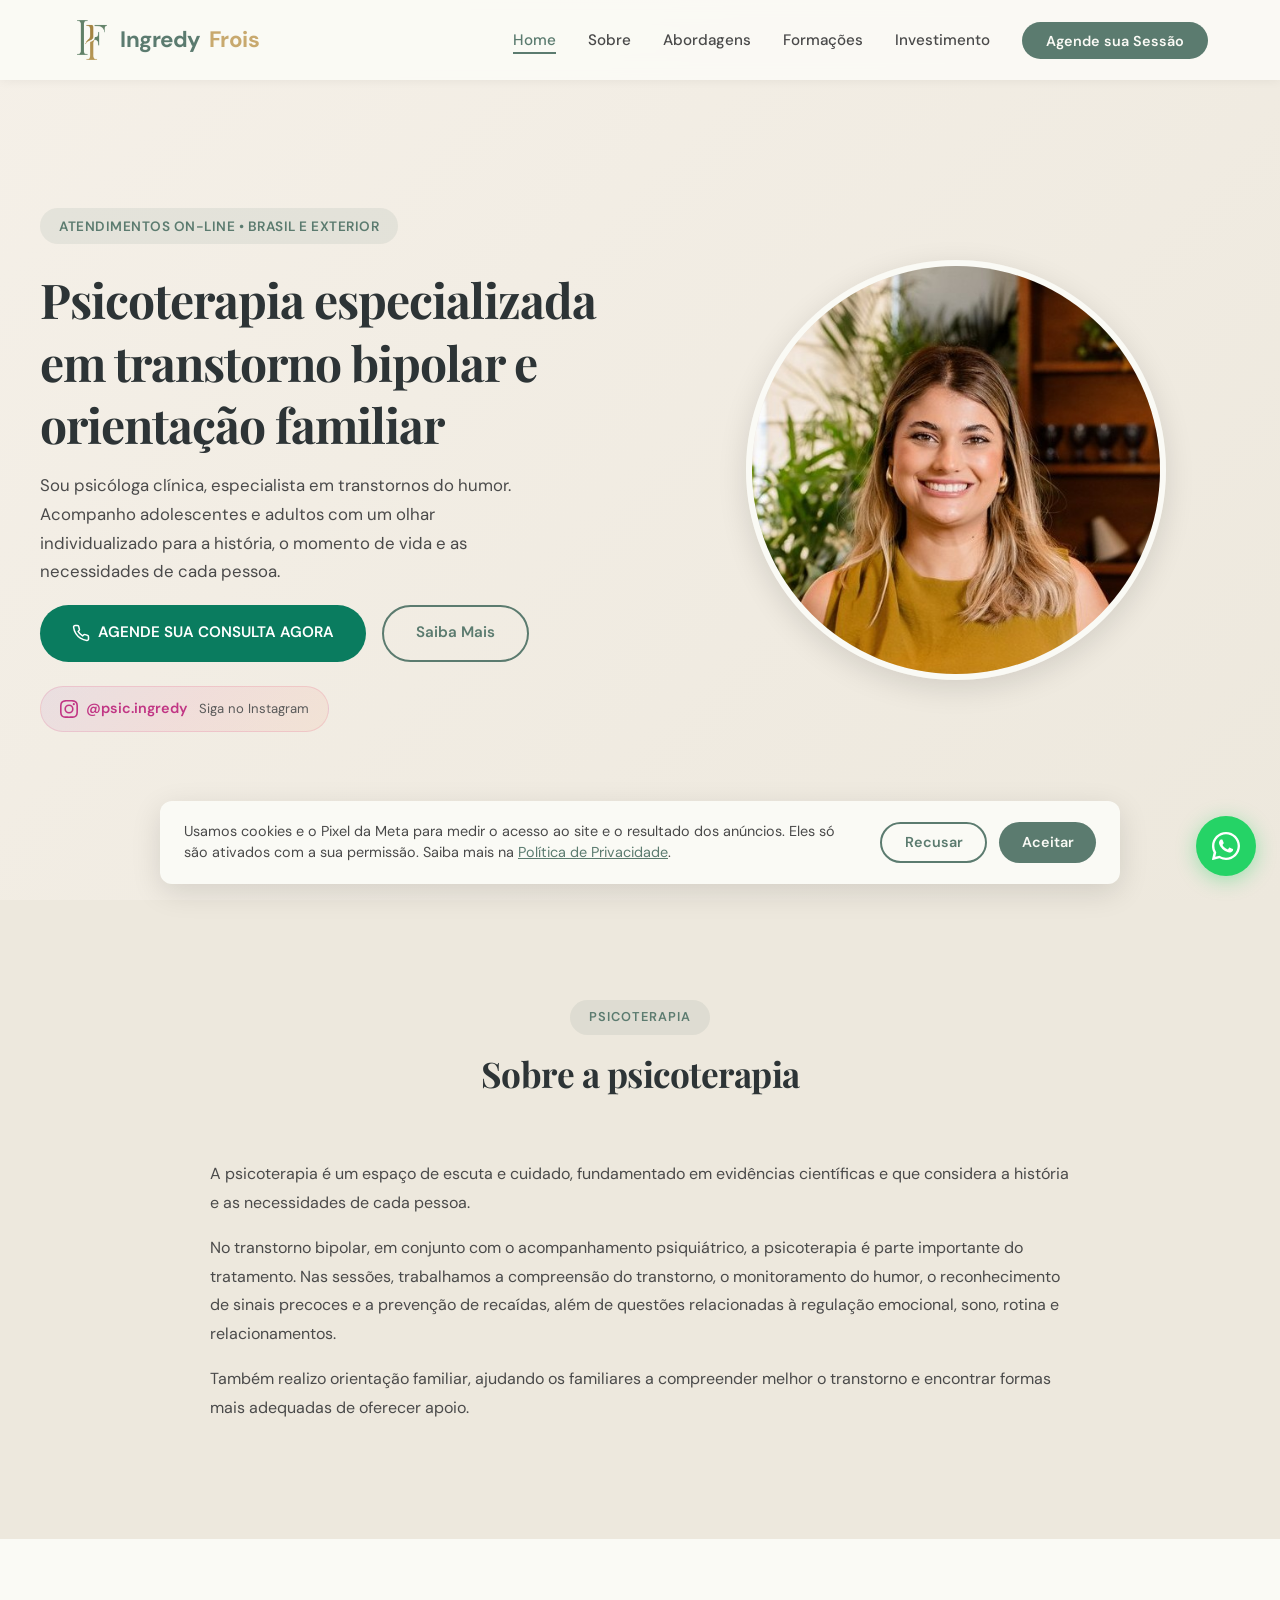
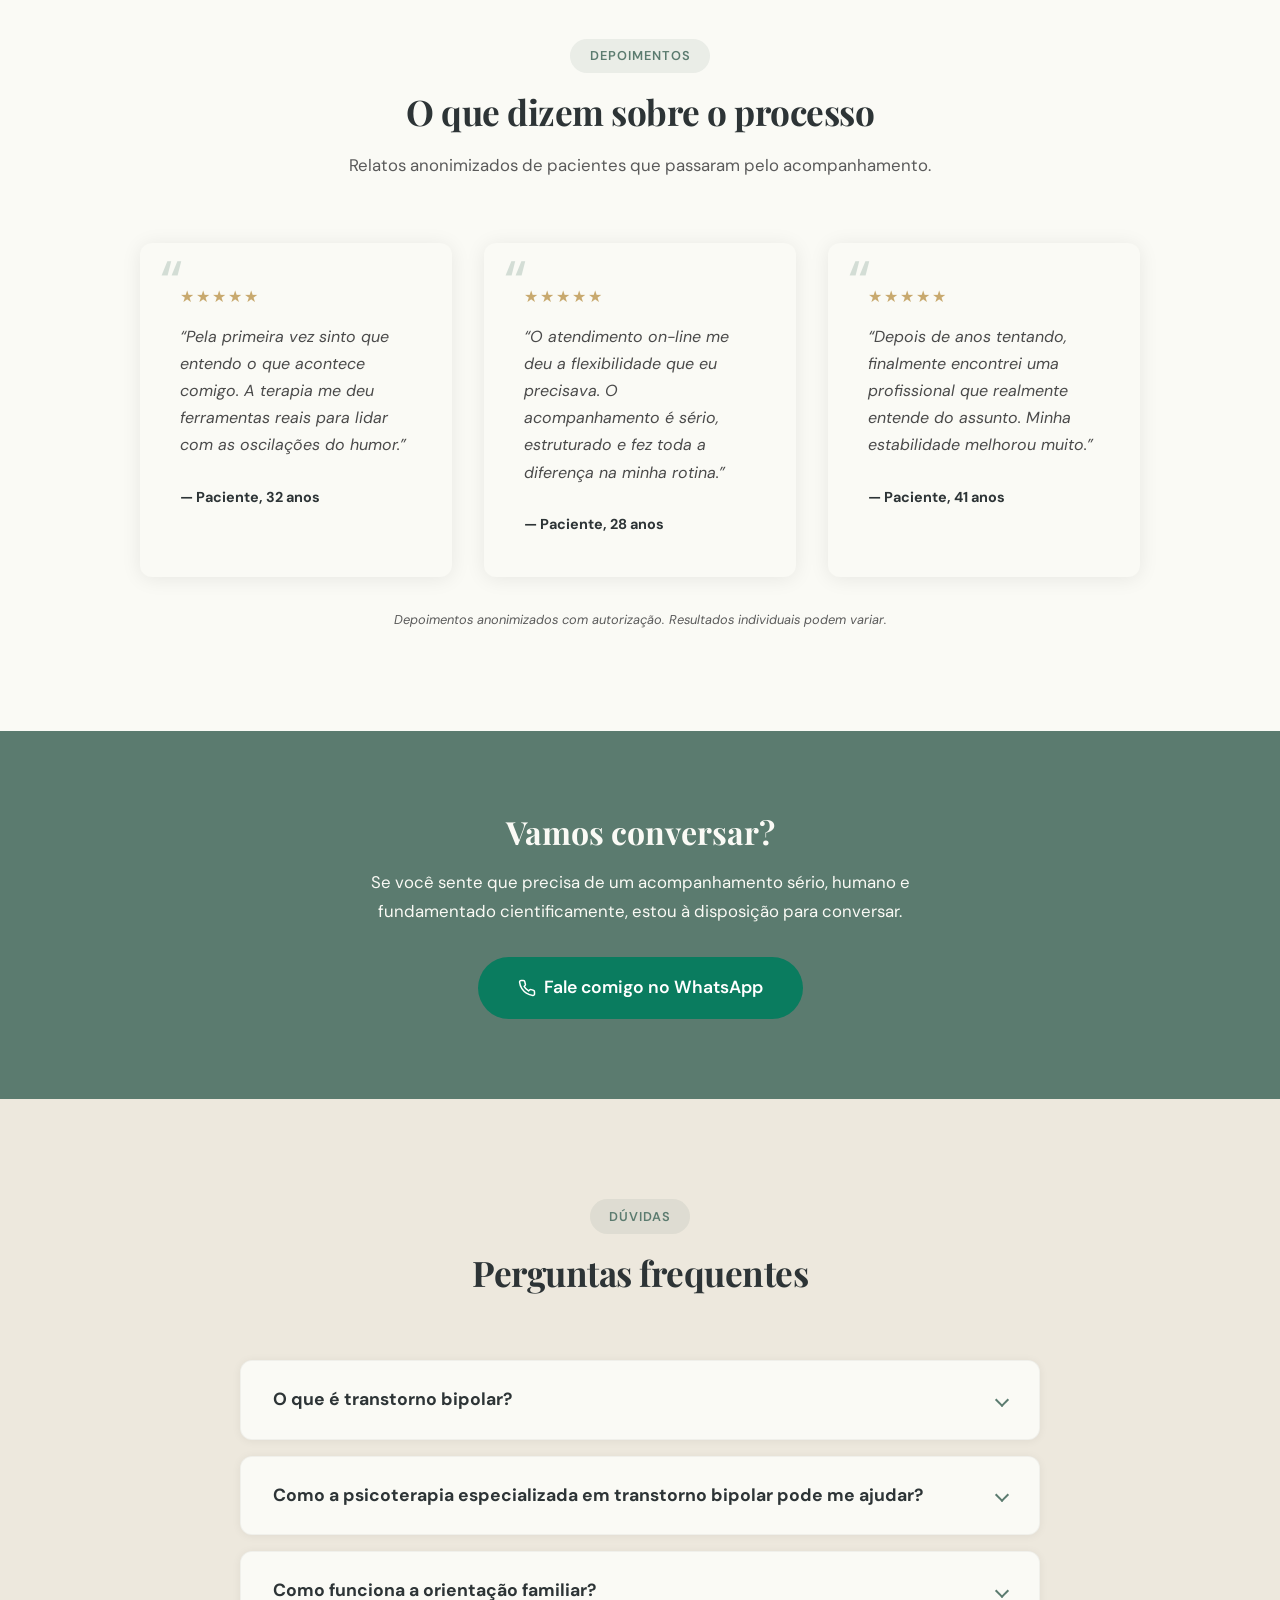
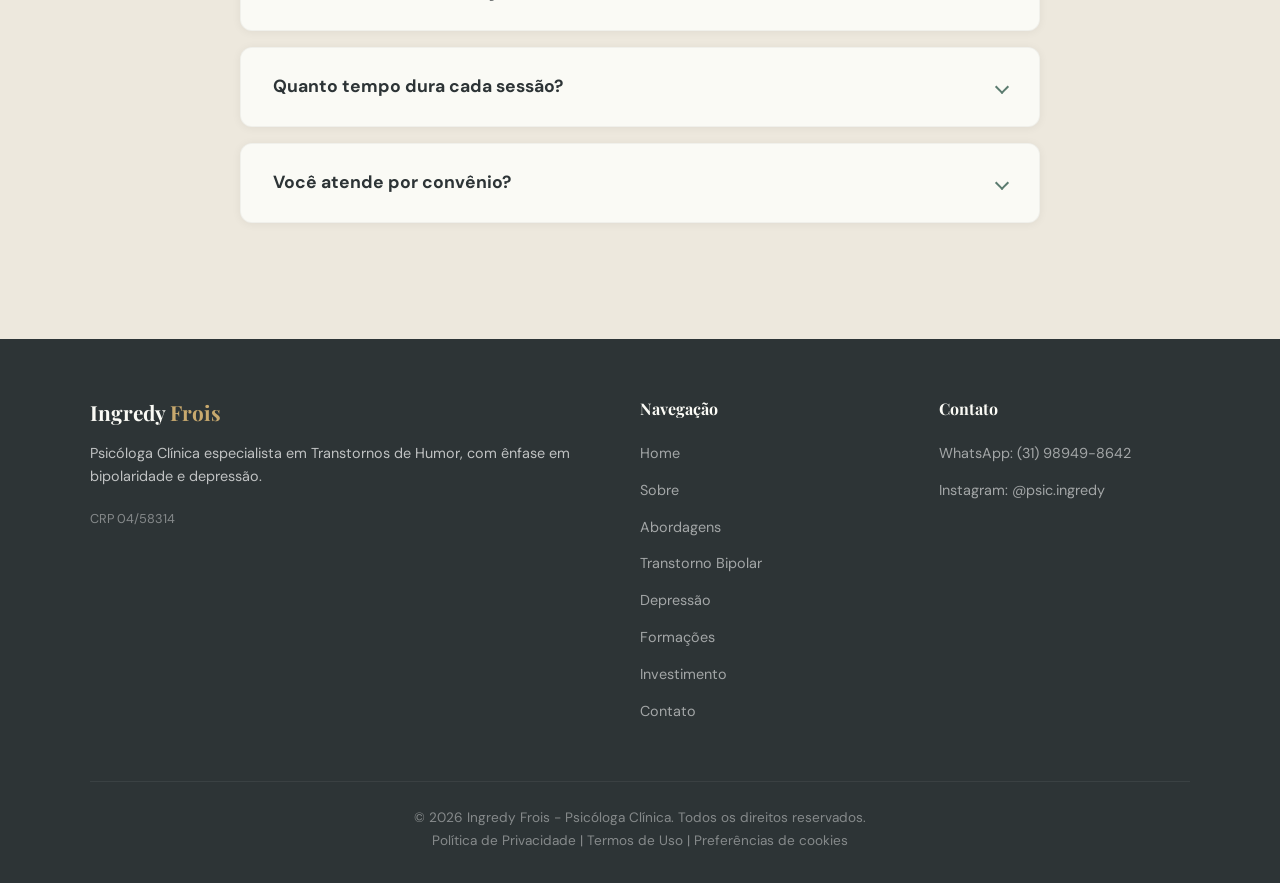
<file: index.html>
<!DOCTYPE html>
<html lang="pt-BR">
<head>
  <meta charset="UTF-8">
  <meta name="viewport" content="width=device-width, initial-scale=1.0">
  <title>Ingredy Frois - Psicóloga Clínica | Especialista em Transtornos de Humor</title>
  <meta name="description" content="Psicóloga clínica especialista em Transtornos de Humor, com ênfase em bipolaridade e depressão. Atendimento on-line com TCC e DBT.">
  <link rel="canonical" href="https://ingredyfrois.com.br/">
  <meta property="og:title" content="Ingredy Frois - Psicóloga Clínica | Especialista em Transtornos de Humor">
  <meta property="og:description" content="Psicóloga clínica especialista em Transtornos de Humor, com ênfase em bipolaridade e depressão. Atendimento on-line com TCC e DBT.">
  <meta property="og:type" content="website">
  <meta property="og:url" content="https://ingredyfrois.com.br/">
  <meta property="og:image" content="https://ingredyfrois.com.br/IMG_4815.JPG.jpeg">
  <meta property="og:locale" content="pt_BR">
  <meta name="twitter:card" content="summary_large_image">
  <link rel="preconnect" href="https://fonts.googleapis.com">
  <link rel="preconnect" href="https://fonts.gstatic.com" crossorigin>
  <link href="https://fonts.googleapis.com/css2?family=DM+Sans:ital,wght@0,400;0,500;0,600;0,700&family=Playfair+Display:wght@600;700&display=swap" rel="stylesheet">
  <link rel="icon" href="favicon.ico" sizes="48x48">
  <link rel="icon" href="favicon-32x32.png" type="image/png" sizes="32x32">
  <link rel="apple-touch-icon" href="apple-touch-icon.png">
  <link rel="manifest" href="site.webmanifest">
  <meta name="theme-color" content="#5B7B6F">
  <link rel="stylesheet" href="css/style.css?v=10">
  <link rel="stylesheet" href="css/consent.css?v=1">
</head>
<body>
  <a class="skip-link" href="#main-content">Pular para o conteúdo principal</a>

  <!-- Header -->
  <header class="header">
    <nav class="nav">
      <a href="index.html" class="nav__logo">
        <img src="logo-if.png" alt="IF" class="nav__logo-img" width="40" height="40">
        Ingredy <span>Frois</span>
      </a>
      <ul class="nav__links" id="primary-navigation" aria-label="Navegação principal">
        <li><a href="index.html" class="nav__link">Home</a></li>
        <li><a href="sobre.html" class="nav__link">Sobre</a></li>
        <li><a href="abordagens.html" class="nav__link">Abordagens</a></li>
        <li><a href="formacoes.html" class="nav__link">Formações</a></li>
        <li><a href="investimento.html" class="nav__link">Investimento</a></li>
        <li><a href="contato.html" class="nav__link nav__cta">Agende sua Sessão</a></li>
      </ul>
      <button class="nav__toggle" aria-label="Abrir menu" aria-expanded="false" aria-controls="primary-navigation">
        <span></span>
        <span></span>
        <span></span>
      </button>
    </nav>
    <div class="nav__overlay"></div>
  </header>

  <main id="main-content">

  <!-- Hero -->
  <section class="hero">
    <div class="hero__container">
      <div class="hero__content">
        <span class="hero__tag">ATENDIMENTOS ON-LINE &bull; BRASIL E EXTERIOR</span>
        <h1 class="hero__title">Psicoterapia especializada em <span>transtorno bipolar e orientação familiar</span></h1>
        <p class="hero__description">
          Sou psicóloga clínica, especialista em transtornos do humor. Acompanho adolescentes e adultos com um olhar individualizado para a história, o momento de vida e as necessidades de cada pessoa.
        </p>
        <div class="hero__buttons">
          <a href="https://wa.me/5531989498642?text=Ol%C3%A1%2C%20gostaria%20de%20agendar%20uma%20sess%C3%A3o." class="btn btn--whatsapp" data-cta="whatsapp" data-location="home-hero" target="_blank" rel="noopener">
            <svg class="icon" viewBox="0 0 24 24" fill="none" stroke="currentColor" stroke-width="2" stroke-linecap="round" stroke-linejoin="round"><path d="M22 16.92v3a2 2 0 0 1-2.18 2 19.79 19.79 0 0 1-8.63-3.07 19.5 19.5 0 0 1-6-6 19.79 19.79 0 0 1-3.07-8.67A2 2 0 0 1 4.11 2h3a2 2 0 0 1 2 1.72c.12.96.36 1.9.7 2.81a2 2 0 0 1-.45 2.11L8.09 9.91a16 16 0 0 0 6 6l1.27-1.27a2 2 0 0 1 2.11-.45c.91.34 1.85.58 2.81.7A2 2 0 0 1 22 16.92z"/></svg> AGENDE SUA CONSULTA AGORA
          </a>
          <a href="sobre.html" class="btn btn--outline">Saiba Mais</a>
        </div>
        <a href="https://instagram.com/psic.ingredy" class="hero__instagram" target="_blank" rel="noopener">
          <svg viewBox="0 0 24 24" width="18" height="18" fill="currentColor"><path d="M12 2.163c3.204 0 3.584.012 4.85.07 3.252.148 4.771 1.691 4.919 4.919.058 1.265.069 1.645.069 4.849 0 3.205-.012 3.584-.069 4.849-.149 3.225-1.664 4.771-4.919 4.919-1.266.058-1.644.07-4.85.07-3.204 0-3.584-.012-4.849-.07-3.26-.149-4.771-1.699-4.919-4.92-.058-1.265-.07-1.644-.07-4.849 0-3.204.013-3.583.07-4.849.149-3.227 1.664-4.771 4.919-4.919 1.266-.057 1.645-.069 4.849-.069zM12 0C8.741 0 8.333.014 7.053.072 2.695.272.273 2.69.073 7.052.014 8.333 0 8.741 0 12c0 3.259.014 3.668.072 4.948.2 4.358 2.618 6.78 6.98 6.98C8.333 23.986 8.741 24 12 24c3.259 0 3.668-.014 4.948-.072 4.354-.2 6.782-2.618 6.979-6.98.059-1.28.073-1.689.073-4.948 0-3.259-.014-3.667-.072-4.947-.196-4.354-2.617-6.78-6.979-6.98C15.668.014 15.259 0 12 0zm0 5.838a6.162 6.162 0 100 12.324 6.162 6.162 0 000-12.324zM12 16a4 4 0 110-8 4 4 0 010 8zm6.406-11.845a1.44 1.44 0 100 2.881 1.44 1.44 0 000-2.881z"/></svg>
          <span>@psic.ingredy</span>
          <span class="hero__instagram-label">Siga no Instagram</span>
        </a>
      </div>
      <div class="hero__image">
        <img src="foto-perfil.jpg" alt="Ingredy Frois - Psicóloga Clínica" width="484" height="484" fetchpriority="high">
      </div>
    </div>
  </section>

  <!-- Sobre a psicoterapia -->
  <section class="section section--alt">
    <div class="section__container">
      <div class="section__header fade-in">
        <span class="section__tag">Psicoterapia</span>
        <h2 class="section__title">Sobre a psicoterapia</h2>
      </div>
      <div class="prose fade-in">
        <p>A psicoterapia é um espaço de escuta e cuidado, fundamentado em evidências científicas e que considera a história e as necessidades de cada pessoa.</p>
        <p>No transtorno bipolar, em conjunto com o acompanhamento psiquiátrico, a psicoterapia é parte importante do tratamento. Nas sessões, trabalhamos a compreensão do transtorno, o monitoramento do humor, o reconhecimento de sinais precoces e a prevenção de recaídas, além de questões relacionadas à regulação emocional, sono, rotina e relacionamentos.</p>
        <p>Também realizo orientação familiar, ajudando os familiares a compreender melhor o transtorno e encontrar formas mais adequadas de oferecer apoio.</p>
      </div>
    </div>
  </section>

  <!-- Depoimentos -->
  <section class="section section--white">
    <div class="section__container">
      <div class="section__header fade-in">
        <span class="section__tag">Depoimentos</span>
        <h2 class="section__title">O que dizem sobre o processo</h2>
        <p class="section__subtitle">Relatos anonimizados de pacientes que passaram pelo acompanhamento.</p>
      </div>
      <div class="testimonials-grid fade-in">
        <div class="testimonial">
          <div class="testimonial__stars" aria-hidden="true">&#9733;&#9733;&#9733;&#9733;&#9733;</div>
          <p class="testimonial__text">&ldquo;Pela primeira vez sinto que entendo o que acontece comigo. A terapia me deu ferramentas reais para lidar com as oscilações do humor.&rdquo;</p>
          <span class="testimonial__author">&mdash; Paciente, 32 anos</span>
        </div>
        <div class="testimonial">
          <div class="testimonial__stars" aria-hidden="true">&#9733;&#9733;&#9733;&#9733;&#9733;</div>
          <p class="testimonial__text">&ldquo;O atendimento on-line me deu a flexibilidade que eu precisava. O acompanhamento é sério, estruturado e fez toda a diferença na minha rotina.&rdquo;</p>
          <span class="testimonial__author">&mdash; Paciente, 28 anos</span>
        </div>
        <div class="testimonial">
          <div class="testimonial__stars" aria-hidden="true">&#9733;&#9733;&#9733;&#9733;&#9733;</div>
          <p class="testimonial__text">&ldquo;Depois de anos tentando, finalmente encontrei uma profissional que realmente entende do assunto. Minha estabilidade melhorou muito.&rdquo;</p>
          <span class="testimonial__author">&mdash; Paciente, 41 anos</span>
        </div>
      </div>
      <p class="testimonial__disclaimer">Depoimentos anonimizados com autorização. Resultados individuais podem variar.</p>
    </div>
  </section>

  <!-- CTA -->
  <section class="cta">
    <h2>Vamos conversar?</h2>
    <p>
      Se você sente que precisa de um acompanhamento sério, humano e fundamentado cientificamente,
      estou à disposição para conversar.
    </p>
    <a href="https://wa.me/5531989498642?text=Ol%C3%A1%2C%20gostaria%20de%20agendar%20uma%20sess%C3%A3o." class="btn btn--whatsapp" data-cta="whatsapp" data-location="home-cta" target="_blank" rel="noopener">
      <svg class="icon" viewBox="0 0 24 24" fill="none" stroke="currentColor" stroke-width="2" stroke-linecap="round" stroke-linejoin="round"><path d="M22 16.92v3a2 2 0 0 1-2.18 2 19.79 19.79 0 0 1-8.63-3.07 19.5 19.5 0 0 1-6-6 19.79 19.79 0 0 1-3.07-8.67A2 2 0 0 1 4.11 2h3a2 2 0 0 1 2 1.72c.12.96.36 1.9.7 2.81a2 2 0 0 1-.45 2.11L8.09 9.91a16 16 0 0 0 6 6l1.27-1.27a2 2 0 0 1 2.11-.45c.91.34 1.85.58 2.81.7A2 2 0 0 1 22 16.92z"/></svg> Fale comigo no WhatsApp
    </a>
  </section>

  <!-- FAQ -->
  <section class="section section--alt">
    <div class="section__container">
      <div class="section__header fade-in">
        <span class="section__tag">Dúvidas</span>
        <h2 class="section__title">Perguntas frequentes</h2>
      </div>
      <div class="faq fade-in">
        <details class="faq-item">
          <summary class="faq-item__question">O que é transtorno bipolar?</summary>
          <div class="faq-item__answer">
            <p>O transtorno bipolar é uma condição de saúde mental caracterizada por episódios
            de mania, hipomania ou depressão, que provocam alterações no humor, na energia, no sono,
            no pensamento e no comportamento.</p>
          </div>
        </details>
        <details class="faq-item">
          <summary class="faq-item__question">Como a psicoterapia especializada em transtorno bipolar pode me ajudar?</summary>
          <div class="faq-item__answer">
            <p>A psicoterapia ajuda a compreender o transtorno, monitorar o humor, identificar
            sinais precoces de novos episódios e desenvolver estratégias para prevenir recaídas.
            Também trabalha a regulação emocional, a rotina de sono e as dificuldades do dia a dia,
            em conjunto com o acompanhamento psiquiátrico.</p>
          </div>
        </details>
        <details class="faq-item">
          <summary class="faq-item__question">Como funciona a orientação familiar?</summary>
          <div class="faq-item__answer">
            <p>A orientação familiar ajuda familiares e parceiros a compreender o transtorno bipolar,
            reconhecer sinais precoces de novos episódios, melhorar a comunicação e desenvolver
            estratégias para oferecer apoio, sem deixar de cuidar da própria saúde emocional.</p>
          </div>
        </details>
        <details class="faq-item">
          <summary class="faq-item__question">Quanto tempo dura cada sessão?</summary>
          <div class="faq-item__answer">
            <p>As sessões têm duração de 50 minutos.</p>
          </div>
        </details>
        <details class="faq-item">
          <summary class="faq-item__question">Você atende por convênio?</summary>
          <div class="faq-item__answer">
            <p>Não, os atendimentos são particulares. Emito recibo para solicitação de reembolso,
            conforme as condições do seu plano de saúde.</p>
          </div>
        </details>
      </div>
    </div>
  </section>

  </main>

  <!-- Footer -->
  <footer class="footer">
    <div class="footer__container">
      <div class="footer__brand">
        <h3>Ingredy <span>Frois</span></h3>
        <p>Psicóloga Clínica especialista em Transtornos de Humor, com ênfase em bipolaridade e depressão.</p>
        <small>CRP 04/58314</small>
      </div>
      <div>
        <h4>Navegação</h4>
        <ul class="footer__links">
          <li><a href="index.html">Home</a></li>
          <li><a href="sobre.html">Sobre</a></li>
          <li><a href="abordagens.html">Abordagens</a></li>
          <li><a href="transtorno-bipolar.html">Transtorno Bipolar</a></li>
          <li><a href="depressao.html">Depressão</a></li>
          <li><a href="formacoes.html">Formações</a></li>
          <li><a href="investimento.html">Investimento</a></li>
          <li><a href="contato.html">Contato</a></li>
        </ul>
      </div>
      <div>
        <h4>Contato</h4>
        <ul class="footer__links">
          <li><a href="https://wa.me/5531989498642" data-cta="whatsapp" data-location="rodape" target="_blank" rel="noopener">WhatsApp: (31) 98949-8642</a></li>
          <li><a href="https://instagram.com/psic.ingredy" target="_blank" rel="noopener">Instagram: @psic.ingredy</a></li>
        </ul>
      </div>
    </div>
    <div class="footer__bottom">
      <p>&copy; 2026 Ingredy Frois - Psicóloga Clínica. Todos os direitos reservados.</p>
      <p><a href="privacidade.html">Política de Privacidade</a> | <a href="termos.html">Termos de Uso</a> | <button type="button" class="footer__cookie-btn" data-cookie-settings>Preferências de cookies</button></p>
    </div>
  </footer>

  <!-- WhatsApp Chat Widget -->
  <div class="wa-widget" id="waWidget">
    <div class="wa-widget__chat" id="waChat">
      <div class="wa-widget__header">
        <svg class="wa-widget__wa-icon" viewBox="0 0 24 24" fill="#fff" width="24" height="24"><path d="M17.472 14.382c-.297-.149-1.758-.867-2.03-.967-.273-.099-.471-.148-.67.15-.197.297-.767.966-.94 1.164-.173.199-.347.223-.644.075-.297-.15-1.255-.463-2.39-1.475-.883-.788-1.48-1.761-1.653-2.059-.173-.297-.018-.458.13-.606.134-.133.298-.347.446-.52.149-.174.198-.298.298-.497.099-.198.05-.371-.025-.52-.075-.149-.669-1.612-.916-2.207-.242-.579-.487-.5-.669-.51-.173-.008-.371-.01-.57-.01-.198 0-.52.074-.792.372-.272.297-1.04 1.016-1.04 2.479 0 1.462 1.065 2.875 1.213 3.074.149.198 2.096 3.2 5.077 4.487.709.306 1.262.489 1.694.625.712.227 1.36.195 1.871.118.571-.085 1.758-.719 2.006-1.413.248-.694.248-1.289.173-1.413-.074-.124-.272-.198-.57-.347z"/><path d="M12 0C5.373 0 0 5.373 0 12c0 2.025.506 3.937 1.395 5.614L.05 23.335a.5.5 0 00.615.614l5.721-1.345A11.95 11.95 0 0012 24c6.627 0 12-5.373 12-12S18.627 0 12 0zm0 22c-1.862 0-3.623-.508-5.137-1.416l-.358-.214-3.713.873.873-3.713-.214-.358A9.96 9.96 0 012 12C2 6.486 6.486 2 12 2s10 4.486 10 10-4.486 10-10 10z"/></svg>
        <div class="wa-widget__header-info">
          <span class="wa-widget__name">Ingredy Frois</span>
          <span class="wa-widget__status">Responde em horário comercial</span>
        </div>
        <button class="wa-widget__close" id="waClose" aria-label="Fechar">&times;</button>
      </div>
      <div class="wa-widget__body">
        <div class="wa-widget__msg">
          <span>Olá! Gostaria de agendar sua sessão on-line hoje?</span>
        </div>
      </div>
      <a href="https://wa.me/5531989498642?text=Ol%C3%A1%2C%20gostaria%20de%20agendar%20uma%20sess%C3%A3o." class="wa-widget__cta" data-cta="whatsapp" data-location="home-floating" target="_blank" rel="noopener">
        Abrir bate-papo
        <svg viewBox="0 0 24 24" fill="#fff" width="18" height="18"><path d="M2 21l1.65-3.8A8.94 8.94 0 012.05 13C2.05 8.03 6.03 4.05 11 4.05c4.97 0 9 3.98 9 8.95 0 4.97-4.03 8.95-9 8.95-1.41 0-2.76-.33-3.98-.94L2 21z"/></svg>
      </a>
    </div>
    <button class="wa-widget__btn" id="waBtn" aria-label="Fale pelo WhatsApp">
      <svg viewBox="0 0 24 24" fill="#fff" width="28" height="28"><path d="M17.472 14.382c-.297-.149-1.758-.867-2.03-.967-.273-.099-.471-.148-.67.15-.197.297-.767.966-.94 1.164-.173.199-.347.223-.644.075-.297-.15-1.255-.463-2.39-1.475-.883-.788-1.48-1.761-1.653-2.059-.173-.297-.018-.458.13-.606.134-.133.298-.347.446-.52.149-.174.198-.298.298-.497.099-.198.05-.371-.025-.52-.075-.149-.669-1.612-.916-2.207-.242-.579-.487-.5-.669-.51-.173-.008-.371-.01-.57-.01-.198 0-.52.074-.792.372-.272.297-1.04 1.016-1.04 2.479 0 1.462 1.065 2.875 1.213 3.074.149.198 2.096 3.2 5.077 4.487.709.306 1.262.489 1.694.625.712.227 1.36.195 1.871.118.571-.085 1.758-.719 2.006-1.413.248-.694.248-1.289.173-1.413-.074-.124-.272-.198-.57-.347z"/><path d="M12 0C5.373 0 0 5.373 0 12c0 2.025.506 3.937 1.395 5.614L.05 23.335a.5.5 0 00.615.614l5.721-1.345A11.95 11.95 0 0012 24c6.627 0 12-5.373 12-12S18.627 0 12 0zm0 22c-1.862 0-3.623-.508-5.137-1.416l-.358-.214-3.713.873.873-3.713-.214-.358A9.96 9.96 0 012 12C2 6.486 6.486 2 12 2s10 4.486 10 10-4.486 10-10 10z"/></svg>
    </button>
  </div>

  <script src="js/consent.js?v=2"></script>
  <script src="js/main.js?v=2"></script>
  <script type="application/ld+json">
  {
    "@context": "https://schema.org",
    "@graph": [
      {
        "@type": "WebSite",
        "@id": "https://ingredyfrois.com.br/#website",
        "url": "https://ingredyfrois.com.br/",
        "name": "Ingredy Frois - Psicóloga Clínica"
      },
      {
        "@type": "Person",
        "@id": "https://ingredyfrois.com.br/#person",
        "name": "Ingredy Frois",
        "jobTitle": "Psicóloga Clínica",
        "description": "Especialista em Transtornos de Humor, com ênfase em bipolaridade e depressão.",
        "sameAs": ["https://instagram.com/psic.ingredy"],
        "hasCredential": {
          "@type": "EducationalOccupationalCredential",
          "credentialCategory": "CRP 04/58314",
          "recognizedBy": {
            "@type": "Organization",
            "name": "Conselho Regional de Psicologia"
          }
        }
      },
      {
        "@type": "ProfessionalService",
        "@id": "https://ingredyfrois.com.br/#service",
        "name": "Ingredy Frois - Psicóloga Clínica",
        "description": "Psicóloga clínica especialista em Transtornos de Humor, com ênfase em bipolaridade e depressão.",
        "url": "https://ingredyfrois.com.br",
        "telephone": "+5531989498642",
        "priceRange": "$$",
        "provider": {"@id": "https://ingredyfrois.com.br/#person"},
        "address": {
          "@type": "PostalAddress",
          "addressCountry": "BR"
        },
        "areaServed": "BR",
        "serviceType": "Psicoterapia On-line"
      }
    ]
  }
  </script>
</body>
</html>
</file>
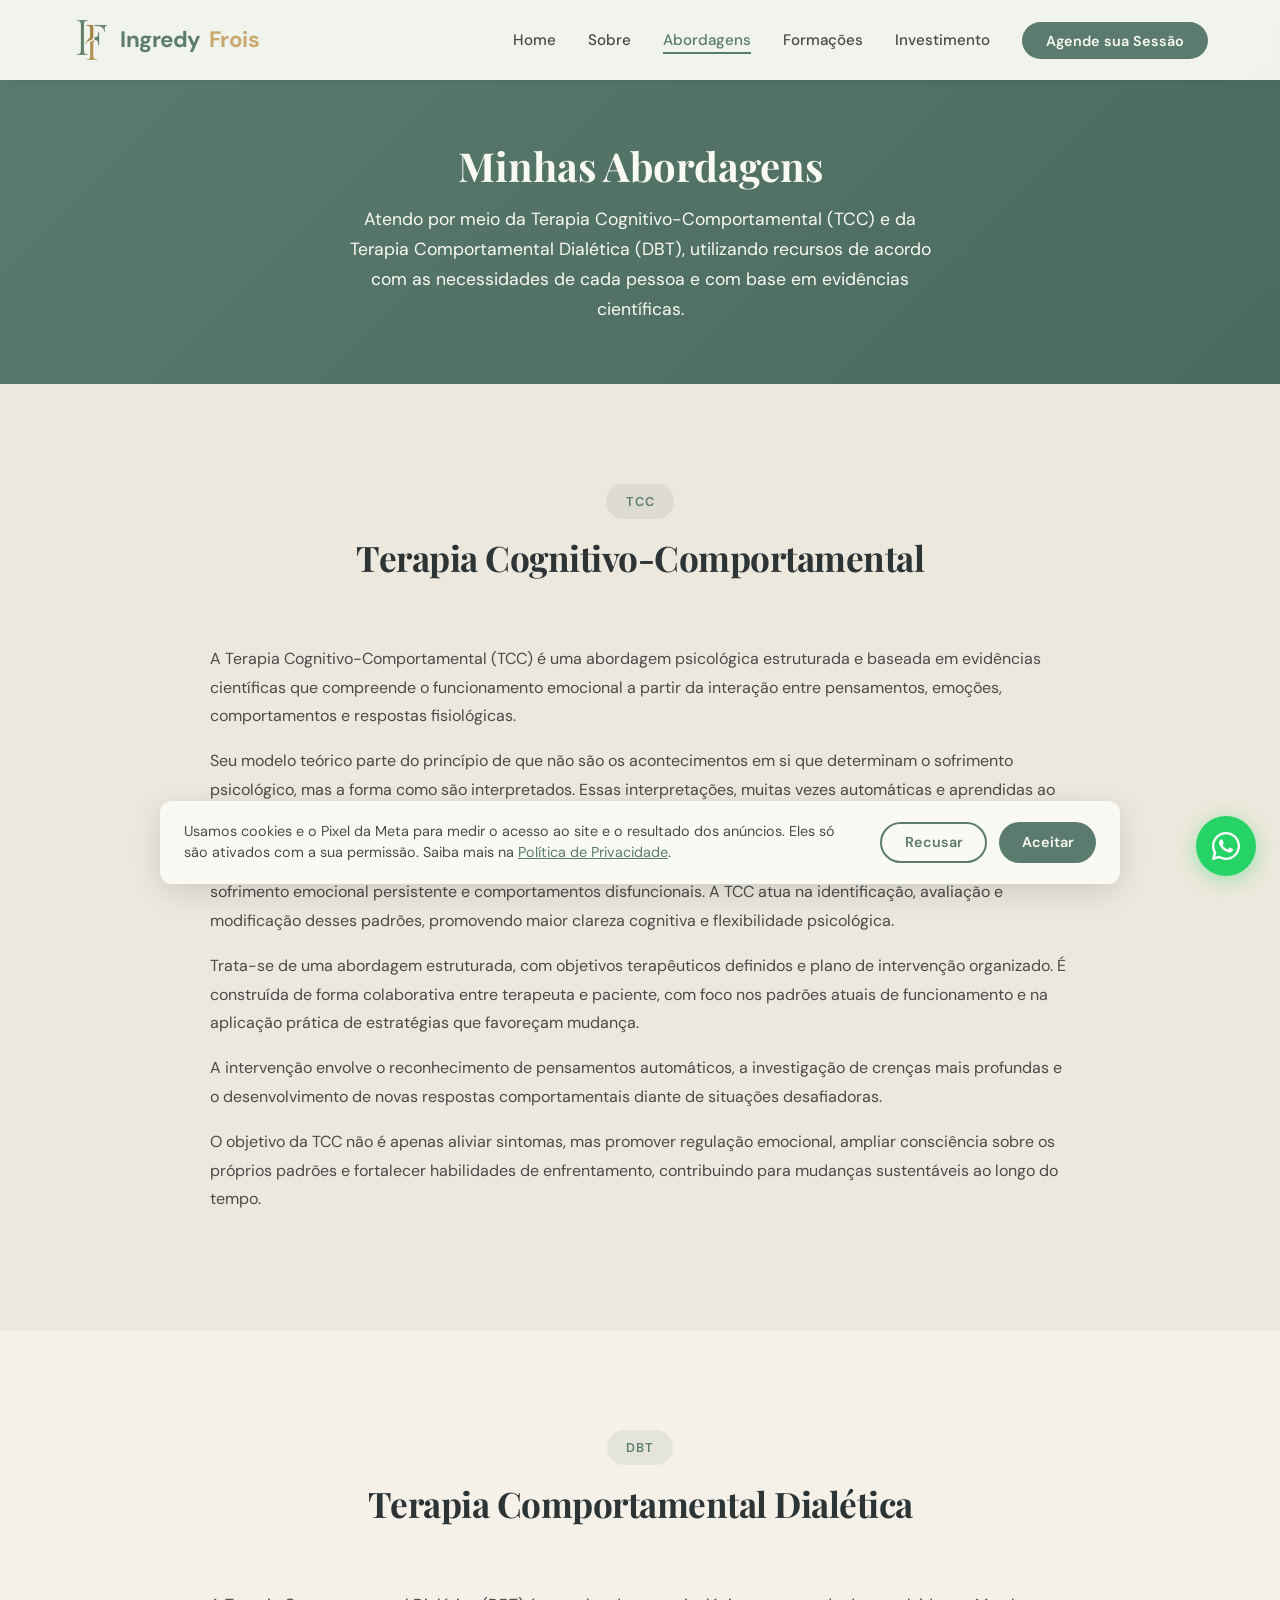
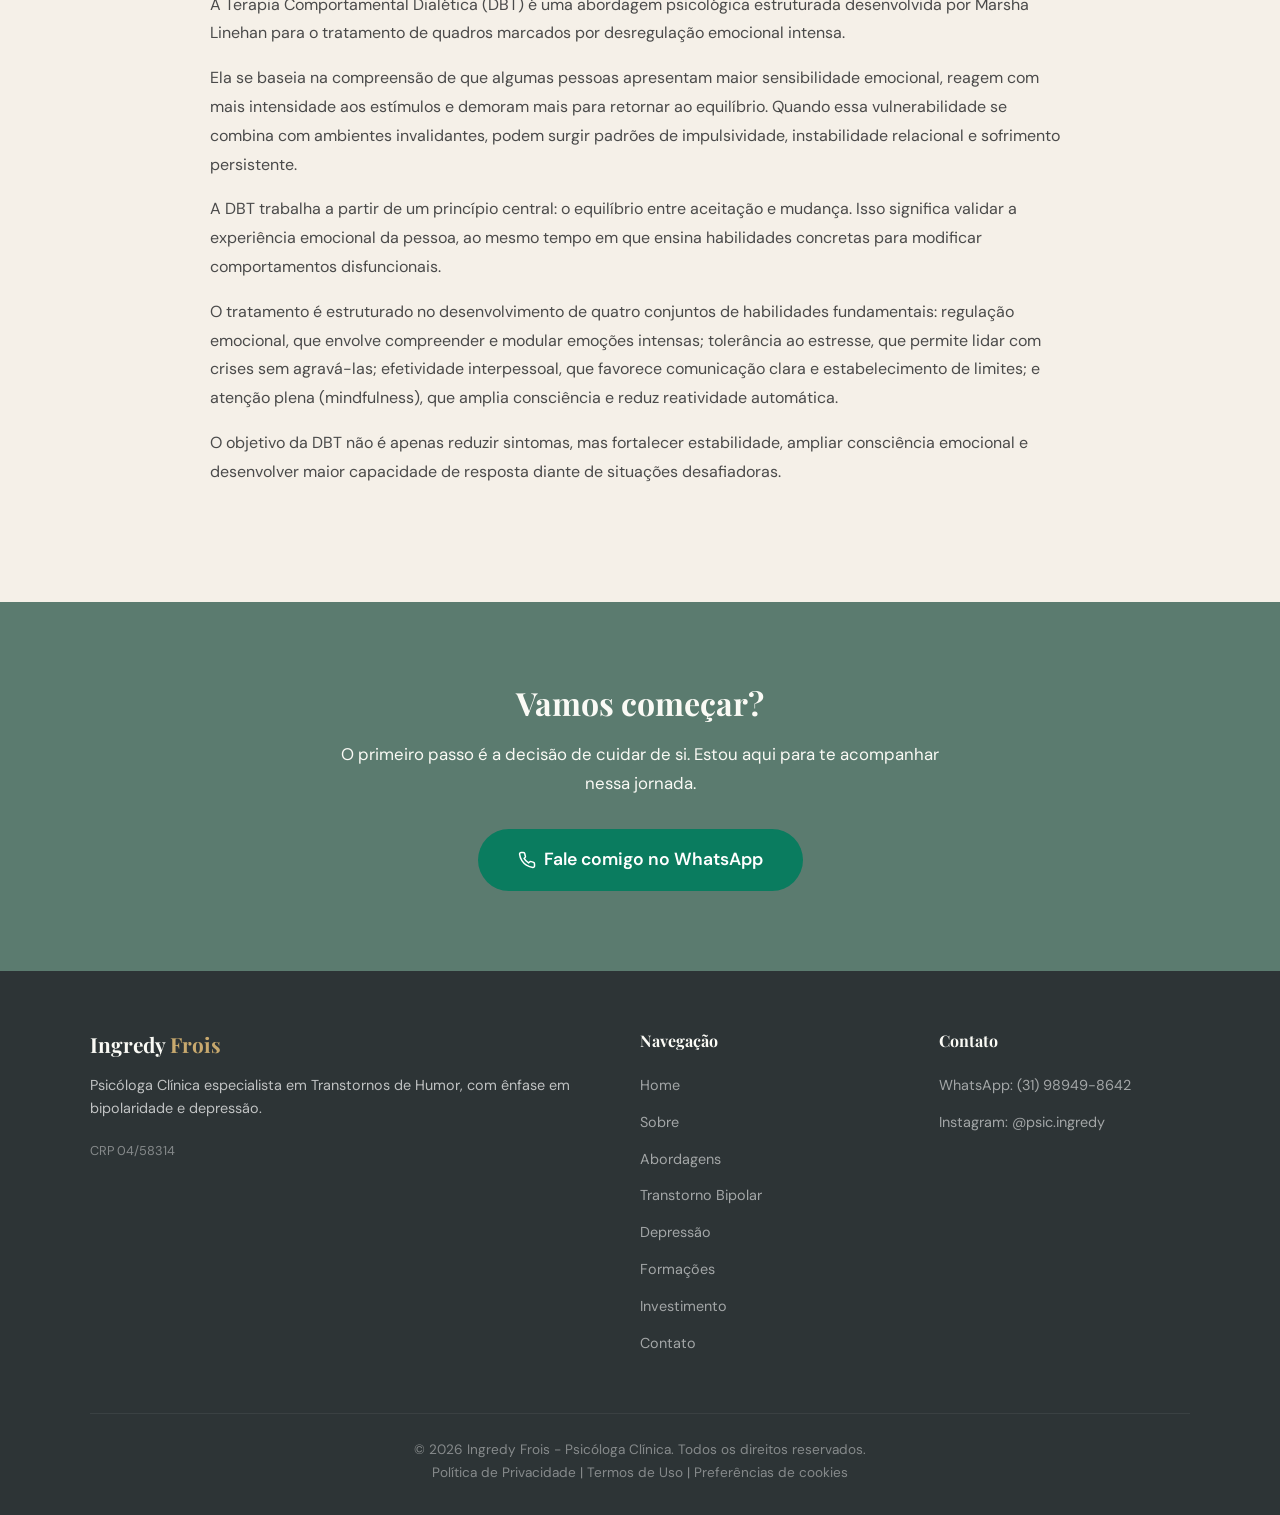
<file: abordagens.html>
<!DOCTYPE html>
<html lang="pt-BR">
<head>
  <meta charset="UTF-8">
  <meta name="viewport" content="width=device-width, initial-scale=1.0">
  <title>Abordagens - Ingredy Frois | TCC e DBT</title>
  <meta name="description" content="Conheça as abordagens terapêuticas utilizadas: Terapia Cognitivo-Comportamental (TCC) e Terapia Comportamental Dialética (DBT).">
  <link rel="canonical" href="https://ingredyfrois.com.br/abordagens.html">
  <meta property="og:title" content="Abordagens - Ingredy Frois | TCC e DBT">
  <meta property="og:description" content="Conheça as abordagens terapêuticas utilizadas: Terapia Cognitivo-Comportamental (TCC) e Terapia Comportamental Dialética (DBT).">
  <meta property="og:type" content="website">
  <meta property="og:url" content="https://ingredyfrois.com.br/abordagens.html">
  <meta property="og:image" content="https://ingredyfrois.com.br/IMG_4815.JPG.jpeg">
  <meta property="og:locale" content="pt_BR">
  <meta name="twitter:card" content="summary_large_image">
  <link rel="preconnect" href="https://fonts.googleapis.com">
  <link rel="preconnect" href="https://fonts.gstatic.com" crossorigin>
  <link href="https://fonts.googleapis.com/css2?family=DM+Sans:ital,wght@0,400;0,500;0,600;0,700&family=Playfair+Display:wght@600;700&display=swap" rel="stylesheet">
  <link rel="icon" href="favicon.ico" sizes="48x48">
  <link rel="icon" href="favicon-32x32.png" type="image/png" sizes="32x32">
  <link rel="apple-touch-icon" href="apple-touch-icon.png">
  <link rel="manifest" href="site.webmanifest">
  <meta name="theme-color" content="#5B7B6F">
  <link rel="stylesheet" href="css/style.css?v=10">
  <link rel="stylesheet" href="css/consent.css?v=1">
</head>
<body>
  <a class="skip-link" href="#main-content">Pular para o conteúdo principal</a>

  <!-- Header -->
  <header class="header">
    <nav class="nav">
      <a href="index.html" class="nav__logo">
        <img src="logo-if.png" alt="IF" class="nav__logo-img" width="40" height="40">
        Ingredy <span>Frois</span>
      </a>
      <ul class="nav__links" id="primary-navigation" aria-label="Navegação principal">
        <li><a href="index.html" class="nav__link">Home</a></li>
        <li><a href="sobre.html" class="nav__link">Sobre</a></li>
        <li><a href="abordagens.html" class="nav__link">Abordagens</a></li>
        <li><a href="formacoes.html" class="nav__link">Formações</a></li>
        <li><a href="investimento.html" class="nav__link">Investimento</a></li>
        <li><a href="contato.html" class="nav__link nav__cta">Agende sua Sessão</a></li>
      </ul>
      <button class="nav__toggle" aria-label="Abrir menu" aria-expanded="false" aria-controls="primary-navigation">
        <span></span>
        <span></span>
        <span></span>
      </button>
    </nav>
    <div class="nav__overlay"></div>
  </header>

  <main id="main-content">

  <!-- Page Header -->
  <section class="page-header">
    <h1>Minhas Abordagens</h1>
    <p>Atendo por meio da Terapia Cognitivo-Comportamental (TCC) e da Terapia Comportamental Dialética (DBT), utilizando recursos de acordo com as necessidades de cada pessoa e com base em evidências científicas.</p>
  </section>

  <!-- TCC -->
  <section class="section section--alt">
    <div class="section__container">
      <div class="section__header fade-in">
        <span class="section__tag">TCC</span>
        <h2 class="section__title">Terapia Cognitivo-Comportamental</h2>
      </div>
      <div class="prose fade-in">
        <p>A Terapia Cognitivo-Comportamental (TCC) é uma abordagem psicológica estruturada e baseada em evidências científicas que compreende o funcionamento emocional a partir da interação entre pensamentos, emoções, comportamentos e respostas fisiológicas.</p>
        <p>Seu modelo teórico parte do princípio de que não são os acontecimentos em si que determinam o sofrimento psicológico, mas a forma como são interpretados. Essas interpretações, muitas vezes automáticas e aprendidas ao longo da vida, influenciam diretamente como a pessoa sente, reage e se comporta.</p>
        <p>Quando padrões de pensamento se tornam distorcidos, rígidos ou excessivamente negativos, podem gerar sofrimento emocional persistente e comportamentos disfuncionais. A TCC atua na identificação, avaliação e modificação desses padrões, promovendo maior clareza cognitiva e flexibilidade psicológica.</p>
        <p>Trata-se de uma abordagem estruturada, com objetivos terapêuticos definidos e plano de intervenção organizado. É construída de forma colaborativa entre terapeuta e paciente, com foco nos padrões atuais de funcionamento e na aplicação prática de estratégias que favoreçam mudança.</p>
        <p>A intervenção envolve o reconhecimento de pensamentos automáticos, a investigação de crenças mais profundas e o desenvolvimento de novas respostas comportamentais diante de situações desafiadoras.</p>
        <p>O objetivo da TCC não é apenas aliviar sintomas, mas promover regulação emocional, ampliar consciência sobre os próprios padrões e fortalecer habilidades de enfrentamento, contribuindo para mudanças sustentáveis ao longo do tempo.</p>
      </div>
    </div>
  </section>

  <!-- DBT -->
  <section class="section">
    <div class="section__container">
      <div class="section__header fade-in">
        <span class="section__tag">DBT</span>
        <h2 class="section__title">Terapia Comportamental Dialética</h2>
      </div>
      <div class="prose fade-in">
        <p>A Terapia Comportamental Dialética (DBT) é uma abordagem psicológica estruturada desenvolvida por Marsha Linehan para o tratamento de quadros marcados por desregulação emocional intensa.</p>
        <p>Ela se baseia na compreensão de que algumas pessoas apresentam maior sensibilidade emocional, reagem com mais intensidade aos estímulos e demoram mais para retornar ao equilíbrio. Quando essa vulnerabilidade se combina com ambientes invalidantes, podem surgir padrões de impulsividade, instabilidade relacional e sofrimento persistente.</p>
        <p>A DBT trabalha a partir de um princípio central: o equilíbrio entre aceitação e mudança. Isso significa validar a experiência emocional da pessoa, ao mesmo tempo em que ensina habilidades concretas para modificar comportamentos disfuncionais.</p>
        <p>O tratamento é estruturado no desenvolvimento de quatro conjuntos de habilidades fundamentais: regulação emocional, que envolve compreender e modular emoções intensas; tolerância ao estresse, que permite lidar com crises sem agravá-las; efetividade interpessoal, que favorece comunicação clara e estabelecimento de limites; e atenção plena (mindfulness), que amplia consciência e reduz reatividade automática.</p>
        <p>O objetivo da DBT não é apenas reduzir sintomas, mas fortalecer estabilidade, ampliar consciência emocional e desenvolver maior capacidade de resposta diante de situações desafiadoras.</p>
      </div>
    </div>
  </section>

  <!-- CTA -->
  <section class="cta">
    <h2>Vamos começar?</h2>
    <p>
      O primeiro passo é a decisão de cuidar de si. Estou aqui para te acompanhar nessa jornada.
    </p>
    <a href="https://wa.me/5531989498642?text=Ol%C3%A1%2C%20gostaria%20de%20saber%20mais%20sobre%20as%20abordagens." class="btn btn--whatsapp" data-cta="whatsapp" data-location="abordagens-cta" target="_blank" rel="noopener">
      <svg class="icon" viewBox="0 0 24 24" fill="none" stroke="currentColor" stroke-width="2" stroke-linecap="round" stroke-linejoin="round"><path d="M22 16.92v3a2 2 0 0 1-2.18 2 19.79 19.79 0 0 1-8.63-3.07 19.5 19.5 0 0 1-6-6 19.79 19.79 0 0 1-3.07-8.67A2 2 0 0 1 4.11 2h3a2 2 0 0 1 2 1.72c.12.96.36 1.9.7 2.81a2 2 0 0 1-.45 2.11L8.09 9.91a16 16 0 0 0 6 6l1.27-1.27a2 2 0 0 1 2.11-.45c.91.34 1.85.58 2.81.7A2 2 0 0 1 22 16.92z"/></svg> Fale comigo no WhatsApp
    </a>
  </section>

  </main>

  <!-- Footer -->
  <footer class="footer">
    <div class="footer__container">
      <div class="footer__brand">
        <h3>Ingredy <span>Frois</span></h3>
        <p>Psicóloga Clínica especialista em Transtornos de Humor, com ênfase em bipolaridade e depressão.</p>
        <small>CRP 04/58314</small>
      </div>
      <div>
        <h4>Navegação</h4>
        <ul class="footer__links">
          <li><a href="index.html">Home</a></li>
          <li><a href="sobre.html">Sobre</a></li>
          <li><a href="abordagens.html">Abordagens</a></li>
          <li><a href="transtorno-bipolar.html">Transtorno Bipolar</a></li>
          <li><a href="depressao.html">Depressão</a></li>
          <li><a href="formacoes.html">Formações</a></li>
          <li><a href="investimento.html">Investimento</a></li>
          <li><a href="contato.html">Contato</a></li>
        </ul>
      </div>
      <div>
        <h4>Contato</h4>
        <ul class="footer__links">
          <li><a href="https://wa.me/5531989498642" data-cta="whatsapp" data-location="rodape" target="_blank" rel="noopener">WhatsApp: (31) 98949-8642</a></li>
          <li><a href="https://instagram.com/psic.ingredy" target="_blank" rel="noopener">Instagram: @psic.ingredy</a></li>
        </ul>
      </div>
    </div>
    <div class="footer__bottom">
      <p>&copy; 2026 Ingredy Frois - Psicóloga Clínica. Todos os direitos reservados.</p>
      <p><a href="privacidade.html">Política de Privacidade</a> | <a href="termos.html">Termos de Uso</a> | <button type="button" class="footer__cookie-btn" data-cookie-settings>Preferências de cookies</button></p>
    </div>
  </footer>

<!-- WhatsApp Chat Widget -->
  <div class="wa-widget" id="waWidget">
    <div class="wa-widget__chat" id="waChat">
      <div class="wa-widget__header">
        <svg class="wa-widget__wa-icon" viewBox="0 0 24 24" fill="#fff" width="24" height="24"><path d="M17.472 14.382c-.297-.149-1.758-.867-2.03-.967-.273-.099-.471-.148-.67.15-.197.297-.767.966-.94 1.164-.173.199-.347.223-.644.075-.297-.15-1.255-.463-2.39-1.475-.883-.788-1.48-1.761-1.653-2.059-.173-.297-.018-.458.13-.606.134-.133.298-.347.446-.52.149-.174.198-.298.298-.497.099-.198.05-.371-.025-.52-.075-.149-.669-1.612-.916-2.207-.242-.579-.487-.5-.669-.51-.173-.008-.371-.01-.57-.01-.198 0-.52.074-.792.372-.272.297-1.04 1.016-1.04 2.479 0 1.462 1.065 2.875 1.213 3.074.149.198 2.096 3.2 5.077 4.487.709.306 1.262.489 1.694.625.712.227 1.36.195 1.871.118.571-.085 1.758-.719 2.006-1.413.248-.694.248-1.289.173-1.413-.074-.124-.272-.198-.57-.347z"/><path d="M12 0C5.373 0 0 5.373 0 12c0 2.025.506 3.937 1.395 5.614L.05 23.335a.5.5 0 00.615.614l5.721-1.345A11.95 11.95 0 0012 24c6.627 0 12-5.373 12-12S18.627 0 12 0zm0 22c-1.862 0-3.623-.508-5.137-1.416l-.358-.214-3.713.873.873-3.713-.214-.358A9.96 9.96 0 012 12C2 6.486 6.486 2 12 2s10 4.486 10 10-4.486 10-10 10z"/></svg>
        <div class="wa-widget__header-info">
          <span class="wa-widget__name">Ingredy Frois</span>
          <span class="wa-widget__status">Responde em horário comercial</span>
        </div>
        <button class="wa-widget__close" id="waClose" aria-label="Fechar">&times;</button>
      </div>
      <div class="wa-widget__body">
        <div class="wa-widget__msg">
          <span>Olá! Gostaria de agendar sua sessão on-line hoje?</span>
        </div>
      </div>
      <a href="https://wa.me/5531989498642?text=Ol%C3%A1%2C%20gostaria%20de%20agendar%20uma%20sess%C3%A3o." class="wa-widget__cta" data-cta="whatsapp" data-location="floating" target="_blank" rel="noopener">
        Abrir bate-papo
        <svg viewBox="0 0 24 24" fill="#fff" width="18" height="18"><path d="M2 21l1.65-3.8A8.94 8.94 0 012.05 13C2.05 8.03 6.03 4.05 11 4.05c4.97 0 9 3.98 9 8.95 0 4.97-4.03 8.95-9 8.95-1.41 0-2.76-.33-3.98-.94L2 21z"/></svg>
      </a>
    </div>
    <button class="wa-widget__btn" id="waBtn" aria-label="Fale pelo WhatsApp">
      <svg viewBox="0 0 24 24" fill="#fff" width="28" height="28"><path d="M17.472 14.382c-.297-.149-1.758-.867-2.03-.967-.273-.099-.471-.148-.67.15-.197.297-.767.966-.94 1.164-.173.199-.347.223-.644.075-.297-.15-1.255-.463-2.39-1.475-.883-.788-1.48-1.761-1.653-2.059-.173-.297-.018-.458.13-.606.134-.133.298-.347.446-.52.149-.174.198-.298.298-.497.099-.198.05-.371-.025-.52-.075-.149-.669-1.612-.916-2.207-.242-.579-.487-.5-.669-.51-.173-.008-.371-.01-.57-.01-.198 0-.52.074-.792.372-.272.297-1.04 1.016-1.04 2.479 0 1.462 1.065 2.875 1.213 3.074.149.198 2.096 3.2 5.077 4.487.709.306 1.262.489 1.694.625.712.227 1.36.195 1.871.118.571-.085 1.758-.719 2.006-1.413.248-.694.248-1.289.173-1.413-.074-.124-.272-.198-.57-.347z"/><path d="M12 0C5.373 0 0 5.373 0 12c0 2.025.506 3.937 1.395 5.614L.05 23.335a.5.5 0 00.615.614l5.721-1.345A11.95 11.95 0 0012 24c6.627 0 12-5.373 12-12S18.627 0 12 0zm0 22c-1.862 0-3.623-.508-5.137-1.416l-.358-.214-3.713.873.873-3.713-.214-.358A9.96 9.96 0 012 12C2 6.486 6.486 2 12 2s10 4.486 10 10-4.486 10-10 10z"/></svg>
    </button>
  </div>

  <script src="js/consent.js?v=2"></script>
  <script src="js/main.js?v=2"></script>
  <script type="application/ld+json">
  {
    "@context": "https://schema.org",
    "@type": "MedicalWebPage",
    "name": "Abordagens Terapêuticas - TCC e DBT",
    "description": "Conheça as abordagens terapêuticas utilizadas: Terapia Cognitivo-Comportamental (TCC) e Terapia Comportamental Dialética (DBT).",
    "url": "https://ingredyfrois.com.br/abordagens.html",
    "author": {
      "@type": "Person",
      "name": "Ingredy Frois",
      "jobTitle": "Psicóloga Clínica"
    },
    "specialty": ["Terapia Cognitivo-Comportamental", "Terapia Comportamental Dialética"]
  }
  </script>
</body>
</html>
</file>
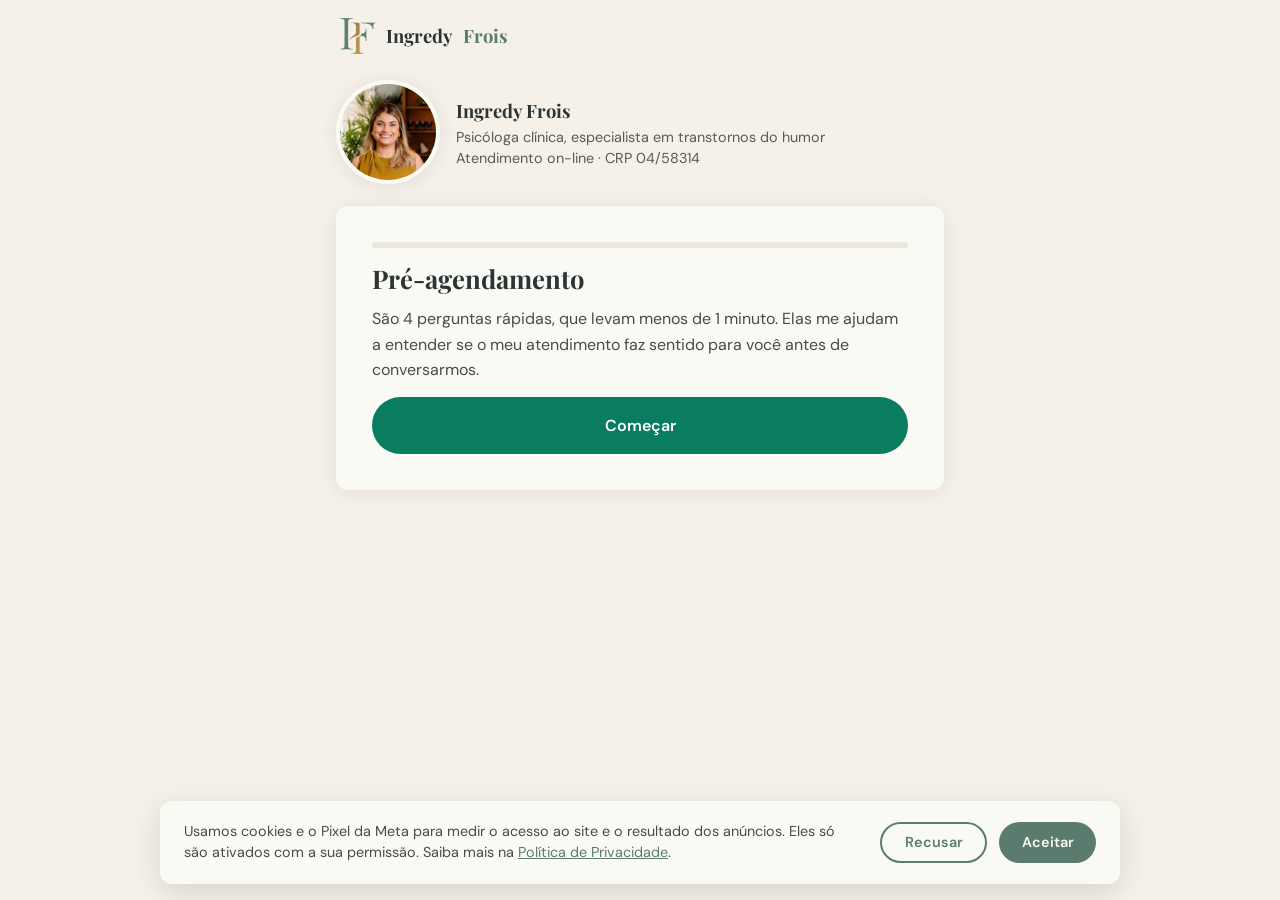
<file: agendar.html>
<!DOCTYPE html>
<html lang="pt-BR">
<head>
  <meta charset="UTF-8">
  <meta name="viewport" content="width=device-width, initial-scale=1.0">
  <title>Pré-agendamento | Ingredy Frois - Psicóloga Clínica</title>
  <meta name="description" content="Pré-agendamento de sessão com Ingredy Frois, psicóloga clínica especialista em Transtornos do Humor. Atendimento on-line.">
  <meta name="robots" content="noindex">
  <link rel="canonical" href="https://ingredyfrois.com.br/agendar.html">
  <link rel="preconnect" href="https://fonts.googleapis.com">
  <link rel="preconnect" href="https://fonts.gstatic.com" crossorigin>
  <link href="https://fonts.googleapis.com/css2?family=DM+Sans:ital,wght@0,400;0,500;0,600;0,700&family=Playfair+Display:wght@600;700&display=swap" rel="stylesheet">
  <link rel="icon" href="favicon.ico" sizes="48x48">
  <link rel="icon" href="favicon-32x32.png" type="image/png" sizes="32x32">
  <link rel="apple-touch-icon" href="apple-touch-icon.png">
  <meta name="theme-color" content="#5B7B6F">
  <link rel="stylesheet" href="css/style.css?v=10">
  <link rel="stylesheet" href="css/consent.css?v=1">
  <link rel="stylesheet" href="css/pre-agendamento.css?v=1">
</head>
<body>
<div class="pa">
  <!-- Sem link: quem vem dos anúncios precisa passar pela pré-qualificação -->
  <div class="pa__top">
    <img src="logo-if.png" alt="" width="36" height="36"> Ingredy <span>Frois</span>
  </div>

  <main class="pa__main">
    <div class="pa__pro">
      <img src="foto-perfil.jpg" alt="Ingredy Frois, psicóloga clínica" width="104" height="104">
      <div>
        <span class="pa__pro-name">Ingredy Frois</span>
        <span class="pa__pro-role">Psicóloga clínica, especialista em transtornos do humor<br>Atendimento on-line · CRP 04/58314</span>
      </div>
    </div>
    <div class="pa__card">
      <div class="pa__progress" aria-hidden="true"><div class="pa__bar" id="paBar"></div></div>
      <p class="pa__count" id="paCount" aria-live="polite"></p>

      <!-- 0. Abertura -->
      <section class="pa__step is-active" data-step="0">
        <h1>Pré-agendamento</h1>
        <p>São 4 perguntas rápidas, que levam menos de 1 minuto. Elas me ajudam a entender se o meu atendimento faz sentido para você antes de conversarmos.</p>
        <button type="button" class="pa__btn" data-next>Começar</button>
      </section>

      <!-- 1. Para quem -->
      <section class="pa__step" data-step="1" data-q="paraQuem">
        <h2>O acompanhamento é para quem?</h2>
        <div class="pa__options">
          <button type="button" class="pa__opt" data-value="para mim">Para mim</button>
          <button type="button" class="pa__opt" data-value="para um familiar ou pessoa próxima">Para um familiar ou pessoa próxima</button>
          <button type="button" class="pa__opt" data-value="orientação para mim, como familiar">Quero orientação para lidar com alguém da família</button>
        </div>
        <button type="button" class="pa__back" data-back>Voltar</button>
      </section>

      <!-- 2. Valor e formato -->
      <section class="pa__step" data-step="2" data-q="valor">
        <h2>Como funciona o atendimento</h2>
        <div class="pa__info">
          Sessões <strong>on-line</strong>, de <strong>50 minutos a 1 hora</strong>.<br>
          <strong>Sessão avulsa:</strong> R$&nbsp;270<br>
          <strong>Pacote mensal (4 sessões):</strong> R$&nbsp;1.000 (R$&nbsp;250 por sessão)<br>
          O atendimento é <strong>particular</strong>, e eu emito recibo para você pedir <strong>reembolso ao seu plano de saúde</strong>.
        </div>
        <p>Isso funciona para você neste momento?</p>
        <div class="pa__options">
          <button type="button" class="pa__opt" data-value="ok com o valor" data-ok>Sim, funciona para mim</button>
          <button type="button" class="pa__opt" data-value="ok com o valor, interesse no pacote mensal" data-ok>Sim, tenho interesse no pacote mensal</button>
          <button type="button" class="pa__opt" data-value="ok com o valor, usando reembolso do plano" data-ok>Sim, pedindo reembolso ao meu plano</button>
          <button type="button" class="pa__opt" data-value="nao" data-stop="valor">No momento não cabe no meu orçamento</button>
        </div>
        <button type="button" class="pa__back" data-back>Voltar</button>
      </section>

      <!-- 3. Frequência -->
      <section class="pa__step" data-step="3" data-q="frequencia">
        <h2>As sessões são semanais.</h2>
        <p>Para o acompanhamento ter resultado, os encontros acontecem uma vez por semana. Isso cabe na sua rotina?</p>
        <div class="pa__options">
          <button type="button" class="pa__opt" data-value="semanal" data-ok>Sim, consigo toda semana</button>
          <button type="button" class="pa__opt" data-value="nao" data-stop="frequencia">Não consigo toda semana</button>
        </div>
        <button type="button" class="pa__back" data-back>Voltar</button>
      </section>

      <!-- 4. Quando -->
      <section class="pa__step" data-step="4" data-q="quando">
        <h2>Quando você gostaria de começar?</h2>
        <div class="pa__options">
          <button type="button" class="pa__opt" data-value="esta semana" data-ok>Esta semana</button>
          <button type="button" class="pa__opt" data-value="nas próximas semanas" data-ok>Nas próximas semanas</button>
          <button type="button" class="pa__opt" data-value="nao" data-stop="quando">Ainda estou só pesquisando</button>
        </div>
        <button type="button" class="pa__back" data-back>Voltar</button>
      </section>

      <!-- 5. Qualificado: abre o WhatsApp sozinho, com botão reserva -->
      <section class="pa__step" data-step="5">
        <h2>Tudo certo! Abrindo seu WhatsApp…</h2>
        <p>Em instantes o WhatsApp abre com a sua mensagem pronta. É só tocar em <strong>Enviar</strong>, e eu te respondo com os horários disponíveis.</p>
        <a class="pa__btn" id="paWhats" href="#" rel="noopener">Se o WhatsApp não abrir, toque aqui</a>
        <p class="pa__note">Suas respostas não ficam salvas neste site. Elas só vão na mensagem que você mesmo envia para mim pelo WhatsApp. Saiba mais na <a href="privacidade.html" target="_blank" rel="noopener">Política de Privacidade</a>.</p>
        <button type="button" class="pa__back" data-back>Voltar</button>
      </section>

      <!-- Não qualificado -->
      <section class="pa__step" data-step="stop">
        <h2>Obrigada pela sinceridade.</h2>
        <p id="paStopText"></p>
        <p>Enquanto isso, no meu Instagram eu compartilho conteúdos sobre transtornos do humor que podem te ajudar.</p>
        <a class="pa__btn" href="https://instagram.com/psic.ingredy" target="_blank" rel="noopener">Ver o Instagram @psic.ingredy</a>
        <button type="button" class="pa__back" id="paRestart">Refazer as respostas</button>
      </section>
    </div>
  </main>

  <footer class="pa__footer">
    Ingredy Frois · Psicóloga Clínica · CRP 04/58314<br>
    <a href="privacidade.html" target="_blank" rel="noopener">Política de Privacidade</a> · <a href="termos.html" target="_blank" rel="noopener">Termos de Uso</a> ·
    <button type="button" class="footer__cookie-btn" data-cookie-settings style="background:none;border:0;font:inherit;color:inherit;text-decoration:underline;cursor:pointer;padding:0">Preferências de cookies</button>
  </footer>
</div>

<script src="js/consent.js?v=2"></script>
<script>
(function () {
  var WHATSAPP = '5531989498642';
  var TOTAL_PERGUNTAS = 4;
  // Espera antes de abrir o WhatsApp: dá tempo do Lead chegar à Meta antes de a pessoa sair do site
  var REDIRECT_DELAY_MS = 2000;

  var steps = Array.prototype.slice.call(document.querySelectorAll('.pa__step'));
  var bar = document.getElementById('paBar');
  var count = document.getElementById('paCount');
  var whats = document.getElementById('paWhats');
  var stopText = document.getElementById('paStopText');
  var respostas = {};
  var historico = [0];
  var iniciou = false;
  var leadEnviado = false;
  var redirectTimer = null;

  // Frase da mensagem do WhatsApp para cada resposta da pergunta 2 (valor e formato)
  var MSG_VALOR = {
    'ok com o valor': 'Estou ciente dos valores do atendimento.',
    'ok com o valor, interesse no pacote mensal': 'Tenho interesse no pacote mensal de 4 sessões (R$ 1.000).',
    'ok com o valor, usando reembolso do plano': 'Estou ciente dos valores e vou pedir reembolso ao meu plano.'
  };

  var STOP_MSG = {
    valor: 'Entendo que este não é o momento. Se a sua situação mudar, este pré-agendamento continua aqui, e eu vou adorar conversar com você.',
    frequencia: 'Como o acompanhamento é semanal, talvez agora não seja o melhor momento. Quando a sua rotina permitir, este pré-agendamento continua aqui.',
    quando: 'Sem pressa. Quando você se sentir pronto(a) para começar, é só voltar aqui e fazer o pré-agendamento.'
  };

  // Eventos para o Pixel da Meta. O fbq só existe depois que o visitante aceita os cookies (consent.js).
  // Nunca enviar respostas ao Meta: só o nome do evento, sem parâmetros.
  function pixel(tipo, evento) {
    if (typeof window.fbq === 'function') window.fbq(tipo, evento);
  }

  function mostrar(id) {
    steps.forEach(function (s) { s.classList.toggle('is-active', s.dataset.step === String(id)); });
    var n = typeof id === 'number' ? Math.min(id, TOTAL_PERGUNTAS) : TOTAL_PERGUNTAS;
    bar.style.width = (id === 0 ? 0 : (n / TOTAL_PERGUNTAS) * 100) + '%';
    count.textContent = (typeof id === 'number' && id >= 1 && id <= TOTAL_PERGUNTAS) ? ('Pergunta ' + id + ' de ' + TOTAL_PERGUNTAS) : '';
    var ativo = document.querySelector('.pa__step.is-active');
    var foco = ativo && ativo.querySelector('h1, h2');
    if (foco && id !== 0) { foco.setAttribute('tabindex', '-1'); foco.focus({ preventScroll: true }); }
    if (id !== 0) window.scrollTo({ top: 0, behavior: 'smooth' });
  }

  function ir(id) { historico.push(id); mostrar(id); }

  document.querySelectorAll('[data-next]').forEach(function (b) {
    b.addEventListener('click', function () {
      if (!iniciou) { iniciou = true; pixel('trackCustom', 'InicioPreAgendamento'); }
      ir(1);
    });
  });

  document.querySelectorAll('[data-back]').forEach(function (b) {
    b.addEventListener('click', function () {
      cancelarRedirecionamento();
      if (historico.length > 1) historico.pop();
      mostrar(historico[historico.length - 1]);
    });
  });

  document.querySelectorAll('.pa__opt').forEach(function (opt) {
    opt.addEventListener('click', function () {
      var step = opt.closest('.pa__step');
      var atual = Number(step.dataset.step);
      respostas[step.dataset.q] = opt.dataset.value;
      if (opt.dataset.stop) {
        stopText.textContent = STOP_MSG[opt.dataset.stop];
        ir('stop');
        return;
      }
      ir(atual + 1);
      if (atual + 1 === 5) qualificado();
    });
  });

  document.getElementById('paRestart').addEventListener('click', function () {
    cancelarRedirecionamento();
    respostas = {}; historico = [0]; mostrar(0);
  });

  function mensagem() {
    var partes = ['Olá, Ingredy! Fiz o pré-agendamento no site.'];
    partes.push('Acompanhamento: ' + respostas.paraQuem + '.');
    partes.push(MSG_VALOR[respostas.valor] || MSG_VALOR['ok com o valor']);
    partes.push('Consigo fazer sessões semanais e gostaria de começar ' + respostas.quando + '.');
    return partes.join(' ');
  }

  function registrarLead() {
    if (leadEnviado) return;
    leadEnviado = true;
    pixel('track', 'Lead');      // evento de otimização da campanha: só quem passou no filtro
    pixel('track', 'Contact');   // mantém o Contact coerente com o resto do site
  }

  function cancelarRedirecionamento() {
    if (redirectTimer) {
      clearTimeout(redirectTimer);
      redirectTimer = null;
    }
  }

  // Passou nas 4 perguntas: registra o Lead e abre o WhatsApp sozinho depois de REDIRECT_DELAY_MS
  function qualificado() {
    var link = 'https://wa.me/' + WHATSAPP + '?text=' + encodeURIComponent(mensagem());
    whats.href = link;
    registrarLead();
    cancelarRedirecionamento();
    redirectTimer = setTimeout(function () {
      redirectTimer = null;
      window.location.href = link;
    }, REDIRECT_DELAY_MS);
  }

  // Botão reserva: abre na hora e cancela a abertura automática para não abrir duas vezes
  whats.addEventListener('click', cancelarRedirecionamento);

  mostrar(0);
})();
</script>
</body>
</html>
</file>
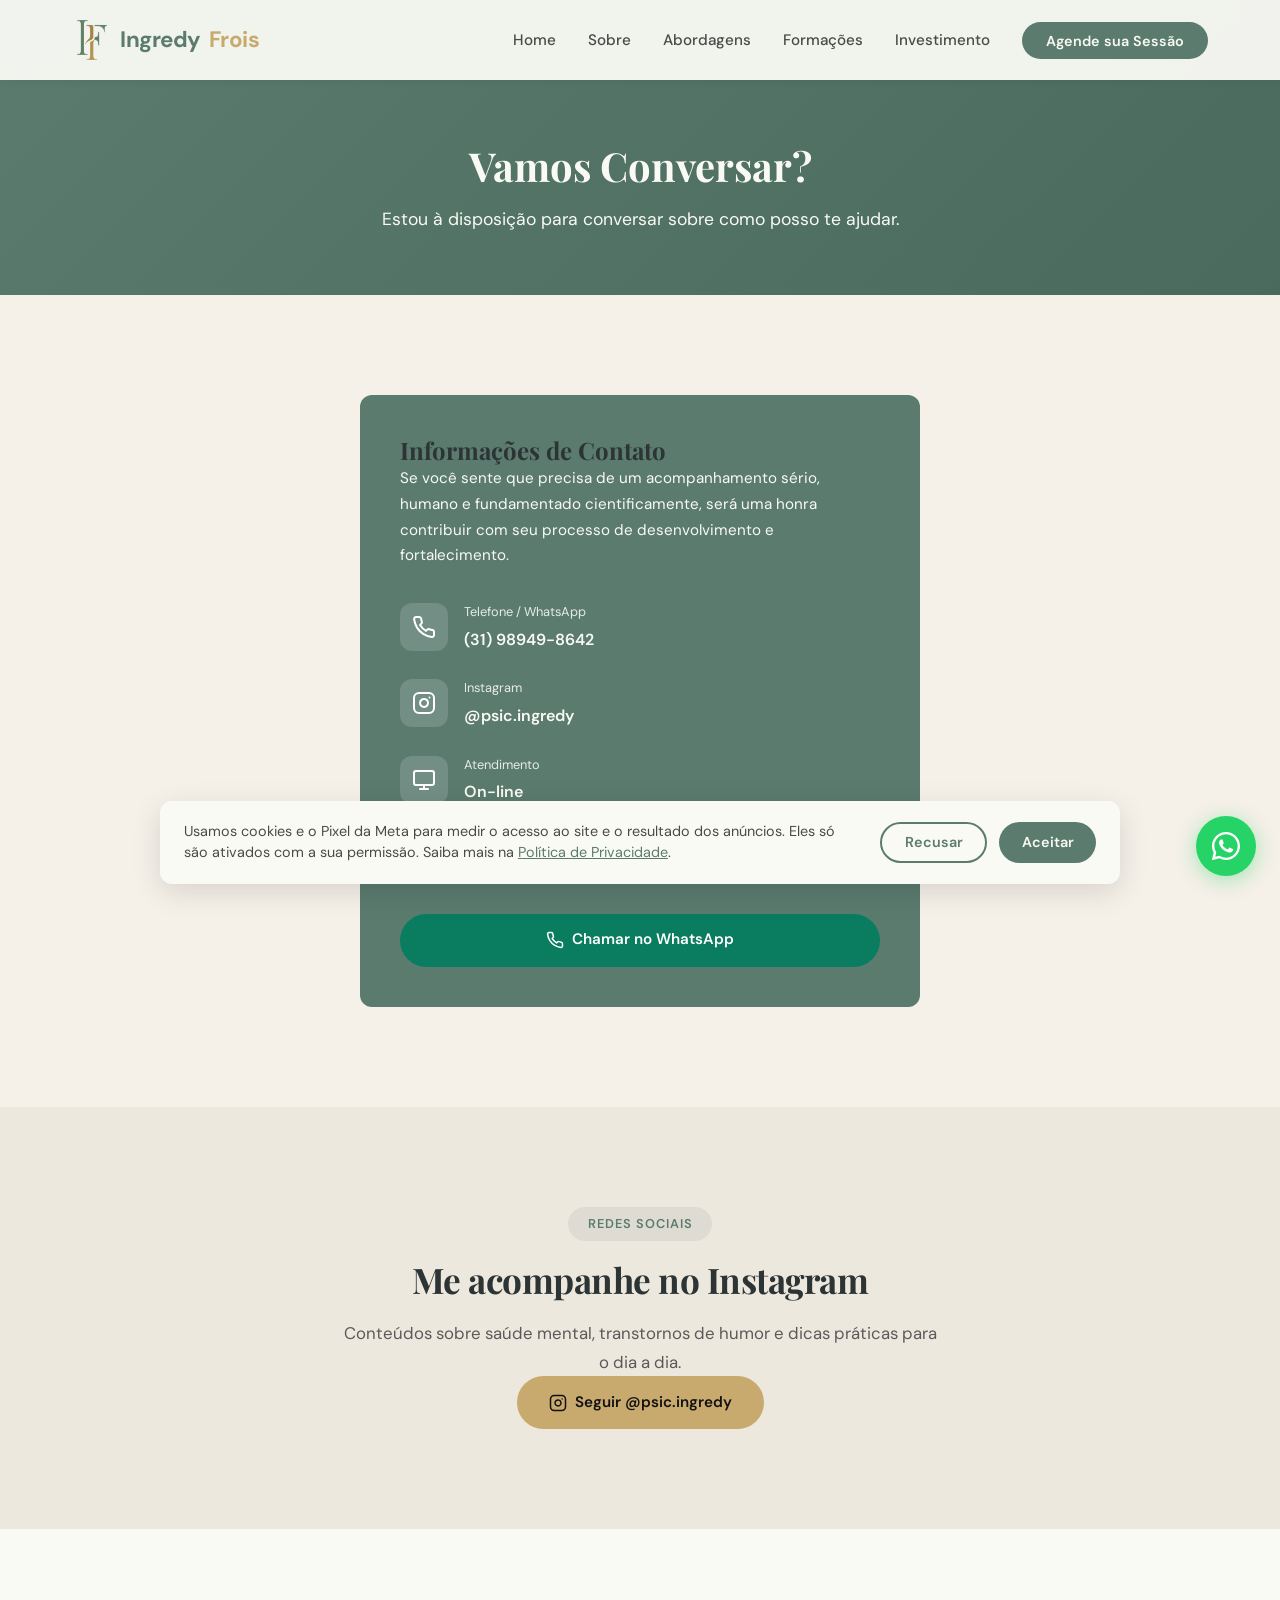
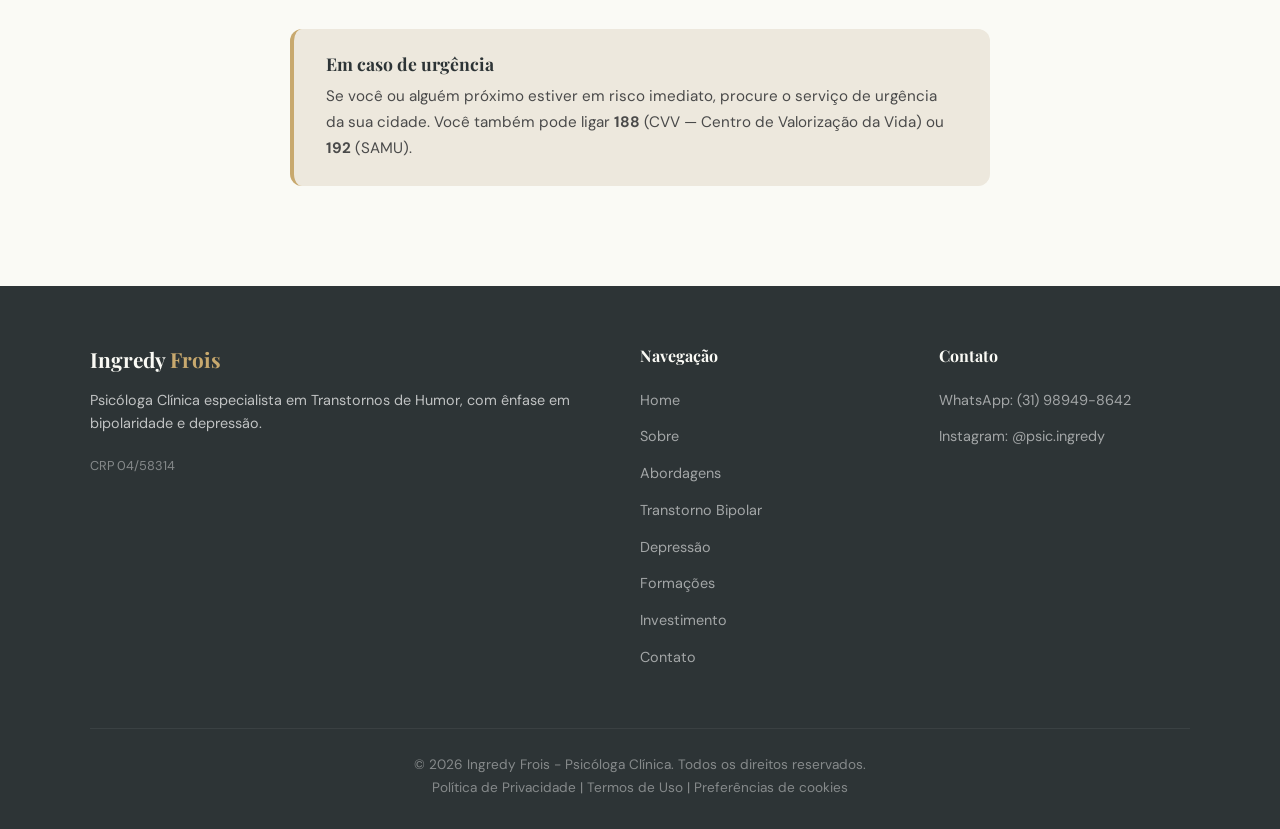
<file: contato.html>
<!DOCTYPE html>
<html lang="pt-BR">
<head>
  <meta charset="UTF-8">
  <meta name="viewport" content="width=device-width, initial-scale=1.0">
  <title>Contato - Ingredy Frois | Agende sua Sessão</title>
  <meta name="description" content="Entre em contato com a psicóloga Ingredy Frois. Agende sua sessão via WhatsApp ou Instagram.">
  <link rel="canonical" href="https://ingredyfrois.com.br/contato.html">
  <meta property="og:title" content="Contato - Ingredy Frois | Agende sua Sessão">
  <meta property="og:description" content="Entre em contato com a psicóloga Ingredy Frois. Agende sua sessão via WhatsApp ou Instagram.">
  <meta property="og:type" content="website">
  <meta property="og:url" content="https://ingredyfrois.com.br/contato.html">
  <meta property="og:image" content="https://ingredyfrois.com.br/IMG_4815.JPG.jpeg">
  <meta property="og:locale" content="pt_BR">
  <meta name="twitter:card" content="summary_large_image">
  <link rel="preconnect" href="https://fonts.googleapis.com">
  <link rel="preconnect" href="https://fonts.gstatic.com" crossorigin>
  <link href="https://fonts.googleapis.com/css2?family=DM+Sans:ital,wght@0,400;0,500;0,600;0,700&family=Playfair+Display:wght@600;700&display=swap" rel="stylesheet">
  <link rel="icon" href="favicon.ico" sizes="48x48">
  <link rel="icon" href="favicon-32x32.png" type="image/png" sizes="32x32">
  <link rel="apple-touch-icon" href="apple-touch-icon.png">
  <link rel="manifest" href="site.webmanifest">
  <meta name="theme-color" content="#5B7B6F">
  <link rel="stylesheet" href="css/style.css?v=10">
  <link rel="stylesheet" href="css/consent.css?v=1">
</head>
<body>
  <a class="skip-link" href="#main-content">Pular para o conteúdo principal</a>

  <!-- Header -->
  <header class="header">
    <nav class="nav">
      <a href="index.html" class="nav__logo">
        <img src="logo-if.png" alt="IF" class="nav__logo-img" width="40" height="40">
        Ingredy <span>Frois</span>
      </a>
      <ul class="nav__links" id="primary-navigation" aria-label="Navegação principal">
        <li><a href="index.html" class="nav__link">Home</a></li>
        <li><a href="sobre.html" class="nav__link">Sobre</a></li>
        <li><a href="abordagens.html" class="nav__link">Abordagens</a></li>
        <li><a href="formacoes.html" class="nav__link">Formações</a></li>
        <li><a href="investimento.html" class="nav__link">Investimento</a></li>
        <li><a href="contato.html" class="nav__link nav__cta">Agende sua Sessão</a></li>
      </ul>
      <button class="nav__toggle" aria-label="Abrir menu" aria-expanded="false" aria-controls="primary-navigation">
        <span></span>
        <span></span>
        <span></span>
      </button>
    </nav>
    <div class="nav__overlay"></div>
  </header>

  <main id="main-content">

  <!-- Page Header -->
  <section class="page-header">
    <h1>Vamos Conversar?</h1>
    <p>Estou à disposição para conversar sobre como posso te ajudar.</p>
  </section>

  <!-- Contato -->
  <section class="section">
    <div class="section__container">
      <div class="contact-grid contact-grid--single fade-in">
        <!-- Info -->
        <div class="contact-info">
          <h2>Informações de Contato</h2>
          <p>
            Se você sente que precisa de um acompanhamento sério, humano e fundamentado
            cientificamente, será uma honra contribuir com seu processo de desenvolvimento
            e fortalecimento.
          </p>

          <div class="contact-item">
            <div class="contact-item__icon"><svg class="icon" viewBox="0 0 24 24" fill="none" stroke="currentColor" stroke-width="2" stroke-linecap="round" stroke-linejoin="round"><path d="M22 16.92v3a2 2 0 0 1-2.18 2 19.79 19.79 0 0 1-8.63-3.07 19.5 19.5 0 0 1-6-6 19.79 19.79 0 0 1-3.07-8.67A2 2 0 0 1 4.11 2h3a2 2 0 0 1 2 1.72c.12.96.36 1.9.7 2.81a2 2 0 0 1-.45 2.11L8.09 9.91a16 16 0 0 0 6 6l1.27-1.27a2 2 0 0 1 2.11-.45c.91.34 1.85.58 2.81.7A2 2 0 0 1 22 16.92z"/></svg></div>
            <div>
              <span class="contact-item__label">Telefone / WhatsApp</span>
              <a href="tel:+5531989498642" class="contact-item__value">(31) 98949-8642</a>
            </div>
          </div>

          <div class="contact-item">
            <div class="contact-item__icon"><svg class="icon" viewBox="0 0 24 24" fill="none" stroke="currentColor" stroke-width="2" stroke-linecap="round" stroke-linejoin="round"><rect x="2" y="2" width="20" height="20" rx="5"/><path d="M16 11.37A4 4 0 1 1 12.63 8 4 4 0 0 1 16 11.37z"/><line x1="17.5" y1="6.5" x2="17.51" y2="6.5"/></svg></div>
            <div>
              <span class="contact-item__label">Instagram</span>
              <span class="contact-item__value">@psic.ingredy</span>
            </div>
          </div>

          <div class="contact-item">
            <div class="contact-item__icon"><svg class="icon" viewBox="0 0 24 24" fill="none" stroke="currentColor" stroke-width="2" stroke-linecap="round" stroke-linejoin="round"><rect x="2" y="3" width="20" height="14" rx="2"/><line x1="8" y1="21" x2="16" y2="21"/><line x1="12" y1="17" x2="12" y2="21"/></svg></div>
            <div>
              <span class="contact-item__label">Atendimento</span>
              <span class="contact-item__value">On-line</span>
            </div>
          </div>

          <div class="contact-item">
            <div class="contact-item__icon"><svg class="icon" viewBox="0 0 24 24" fill="none" stroke="currentColor" stroke-width="2" stroke-linecap="round" stroke-linejoin="round"><path d="M16 4h2a2 2 0 0 1 2 2v14a2 2 0 0 1-2 2H6a2 2 0 0 1-2-2V6a2 2 0 0 1 2-2h2"/><rect x="8" y="2" width="8" height="4" rx="1"/></svg></div>
            <div>
              <span class="contact-item__label">Registro</span>
              <span class="contact-item__value">CRP 04/58314</span>
            </div>
          </div>

          <div class="contact-info__cta">
            <a href="https://wa.me/5531989498642?text=Ol%C3%A1%2C%20gostaria%20de%20agendar%20uma%20sess%C3%A3o." class="btn btn--whatsapp btn--full" data-cta="whatsapp" data-location="contato-info" target="_blank" rel="noopener">
              <svg class="icon" viewBox="0 0 24 24" fill="none" stroke="currentColor" stroke-width="2" stroke-linecap="round" stroke-linejoin="round"><path d="M22 16.92v3a2 2 0 0 1-2.18 2 19.79 19.79 0 0 1-8.63-3.07 19.5 19.5 0 0 1-6-6 19.79 19.79 0 0 1-3.07-8.67A2 2 0 0 1 4.11 2h3a2 2 0 0 1 2 1.72c.12.96.36 1.9.7 2.81a2 2 0 0 1-.45 2.11L8.09 9.91a16 16 0 0 0 6 6l1.27-1.27a2 2 0 0 1 2.11-.45c.91.34 1.85.58 2.81.7A2 2 0 0 1 22 16.92z"/></svg> Chamar no WhatsApp
            </a>
          </div>
        </div>
      </div>
    </div>
  </section>

  <!-- Instagram -->
  <section class="section section--alt">
    <div class="section__container section__container--center">
      <div class="fade-in">
        <span class="section__tag">Redes Sociais</span>
        <h2 class="section__title">Me acompanhe no Instagram</h2>
        <p class="section__subtitle">
          Conteúdos sobre saúde mental, transtornos de humor e dicas práticas para o dia a dia.
        </p>
        <a href="https://instagram.com/psic.ingredy" class="btn btn--accent" target="_blank" rel="noopener">
          <svg class="icon" viewBox="0 0 24 24" fill="none" stroke="currentColor" stroke-width="2" stroke-linecap="round" stroke-linejoin="round"><rect x="2" y="2" width="20" height="20" rx="5"/><path d="M16 11.37A4 4 0 1 1 12.63 8 4 4 0 0 1 16 11.37z"/><line x1="17.5" y1="6.5" x2="17.51" y2="6.5"/></svg> Seguir @psic.ingredy
        </a>
      </div>
    </div>
  </section>

  <!-- Aviso de urgência -->
  <section class="section section--white">
    <div class="section__container">
      <div class="notice fade-in">
        <h2 class="notice__title">Em caso de urgência</h2>
        <p class="notice__text">
          Se você ou alguém próximo estiver em risco imediato, procure o serviço de urgência da sua cidade.
          Você também pode ligar <strong>188</strong> (CVV &mdash; Centro de Valorização da Vida) ou <strong>192</strong> (SAMU).
        </p>
      </div>
    </div>
  </section>

  </main>

  <!-- Footer -->
  <footer class="footer">
    <div class="footer__container">
      <div class="footer__brand">
        <h3>Ingredy <span>Frois</span></h3>
        <p>Psicóloga Clínica especialista em Transtornos de Humor, com ênfase em bipolaridade e depressão.</p>
        <small>CRP 04/58314</small>
      </div>
      <div>
        <h4>Navegação</h4>
        <ul class="footer__links">
          <li><a href="index.html">Home</a></li>
          <li><a href="sobre.html">Sobre</a></li>
          <li><a href="abordagens.html">Abordagens</a></li>
          <li><a href="transtorno-bipolar.html">Transtorno Bipolar</a></li>
          <li><a href="depressao.html">Depressão</a></li>
          <li><a href="formacoes.html">Formações</a></li>
          <li><a href="investimento.html">Investimento</a></li>
          <li><a href="contato.html">Contato</a></li>
        </ul>
      </div>
      <div>
        <h4>Contato</h4>
        <ul class="footer__links">
          <li><a href="https://wa.me/5531989498642" data-cta="whatsapp" data-location="rodape" target="_blank" rel="noopener">WhatsApp: (31) 98949-8642</a></li>
          <li><a href="https://instagram.com/psic.ingredy" target="_blank" rel="noopener">Instagram: @psic.ingredy</a></li>
        </ul>
      </div>
    </div>
    <div class="footer__bottom">
      <p>&copy; 2026 Ingredy Frois - Psicóloga Clínica. Todos os direitos reservados.</p>
      <p><a href="privacidade.html">Política de Privacidade</a> | <a href="termos.html">Termos de Uso</a> | <button type="button" class="footer__cookie-btn" data-cookie-settings>Preferências de cookies</button></p>
    </div>
  </footer>

<!-- WhatsApp Chat Widget -->
  <div class="wa-widget" id="waWidget">
    <div class="wa-widget__chat" id="waChat">
      <div class="wa-widget__header">
        <svg class="wa-widget__wa-icon" viewBox="0 0 24 24" fill="#fff" width="24" height="24"><path d="M17.472 14.382c-.297-.149-1.758-.867-2.03-.967-.273-.099-.471-.148-.67.15-.197.297-.767.966-.94 1.164-.173.199-.347.223-.644.075-.297-.15-1.255-.463-2.39-1.475-.883-.788-1.48-1.761-1.653-2.059-.173-.297-.018-.458.13-.606.134-.133.298-.347.446-.52.149-.174.198-.298.298-.497.099-.198.05-.371-.025-.52-.075-.149-.669-1.612-.916-2.207-.242-.579-.487-.5-.669-.51-.173-.008-.371-.01-.57-.01-.198 0-.52.074-.792.372-.272.297-1.04 1.016-1.04 2.479 0 1.462 1.065 2.875 1.213 3.074.149.198 2.096 3.2 5.077 4.487.709.306 1.262.489 1.694.625.712.227 1.36.195 1.871.118.571-.085 1.758-.719 2.006-1.413.248-.694.248-1.289.173-1.413-.074-.124-.272-.198-.57-.347z"/><path d="M12 0C5.373 0 0 5.373 0 12c0 2.025.506 3.937 1.395 5.614L.05 23.335a.5.5 0 00.615.614l5.721-1.345A11.95 11.95 0 0012 24c6.627 0 12-5.373 12-12S18.627 0 12 0zm0 22c-1.862 0-3.623-.508-5.137-1.416l-.358-.214-3.713.873.873-3.713-.214-.358A9.96 9.96 0 012 12C2 6.486 6.486 2 12 2s10 4.486 10 10-4.486 10-10 10z"/></svg>
        <div class="wa-widget__header-info">
          <span class="wa-widget__name">Ingredy Frois</span>
          <span class="wa-widget__status">Responde em hor&#225;rio comercial</span>
        </div>
        <button class="wa-widget__close" id="waClose" aria-label="Fechar">&times;</button>
      </div>
      <div class="wa-widget__body">
        <div class="wa-widget__msg">
          <span>Olá! Gostaria de agendar sua sessão on-line hoje?</span>
        </div>
      </div>
      <a href="https://wa.me/5531989498642?text=Ol%C3%A1%2C%20gostaria%20de%20agendar%20uma%20sess%C3%A3o." class="wa-widget__cta" data-cta="whatsapp" data-location="floating" target="_blank" rel="noopener">
        Abrir bate-papo
        <svg viewBox="0 0 24 24" fill="#fff" width="18" height="18"><path d="M2 21l1.65-3.8A8.94 8.94 0 012.05 13C2.05 8.03 6.03 4.05 11 4.05c4.97 0 9 3.98 9 8.95 0 4.97-4.03 8.95-9 8.95-1.41 0-2.76-.33-3.98-.94L2 21z"/></svg>
      </a>
    </div>
    <button class="wa-widget__btn" id="waBtn" aria-label="Fale pelo WhatsApp">
      <svg viewBox="0 0 24 24" fill="#fff" width="28" height="28"><path d="M17.472 14.382c-.297-.149-1.758-.867-2.03-.967-.273-.099-.471-.148-.67.15-.197.297-.767.966-.94 1.164-.173.199-.347.223-.644.075-.297-.15-1.255-.463-2.39-1.475-.883-.788-1.48-1.761-1.653-2.059-.173-.297-.018-.458.13-.606.134-.133.298-.347.446-.52.149-.174.198-.298.298-.497.099-.198.05-.371-.025-.52-.075-.149-.669-1.612-.916-2.207-.242-.579-.487-.5-.669-.51-.173-.008-.371-.01-.57-.01-.198 0-.52.074-.792.372-.272.297-1.04 1.016-1.04 2.479 0 1.462 1.065 2.875 1.213 3.074.149.198 2.096 3.2 5.077 4.487.709.306 1.262.489 1.694.625.712.227 1.36.195 1.871.118.571-.085 1.758-.719 2.006-1.413.248-.694.248-1.289.173-1.413-.074-.124-.272-.198-.57-.347z"/><path d="M12 0C5.373 0 0 5.373 0 12c0 2.025.506 3.937 1.395 5.614L.05 23.335a.5.5 0 00.615.614l5.721-1.345A11.95 11.95 0 0012 24c6.627 0 12-5.373 12-12S18.627 0 12 0zm0 22c-1.862 0-3.623-.508-5.137-1.416l-.358-.214-3.713.873.873-3.713-.214-.358A9.96 9.96 0 012 12C2 6.486 6.486 2 12 2s10 4.486 10 10-4.486 10-10 10z"/></svg>
    </button>
  </div>

  <script src="js/consent.js?v=2"></script>
  <script src="js/main.js?v=2"></script>
</body>
</html>
</file>
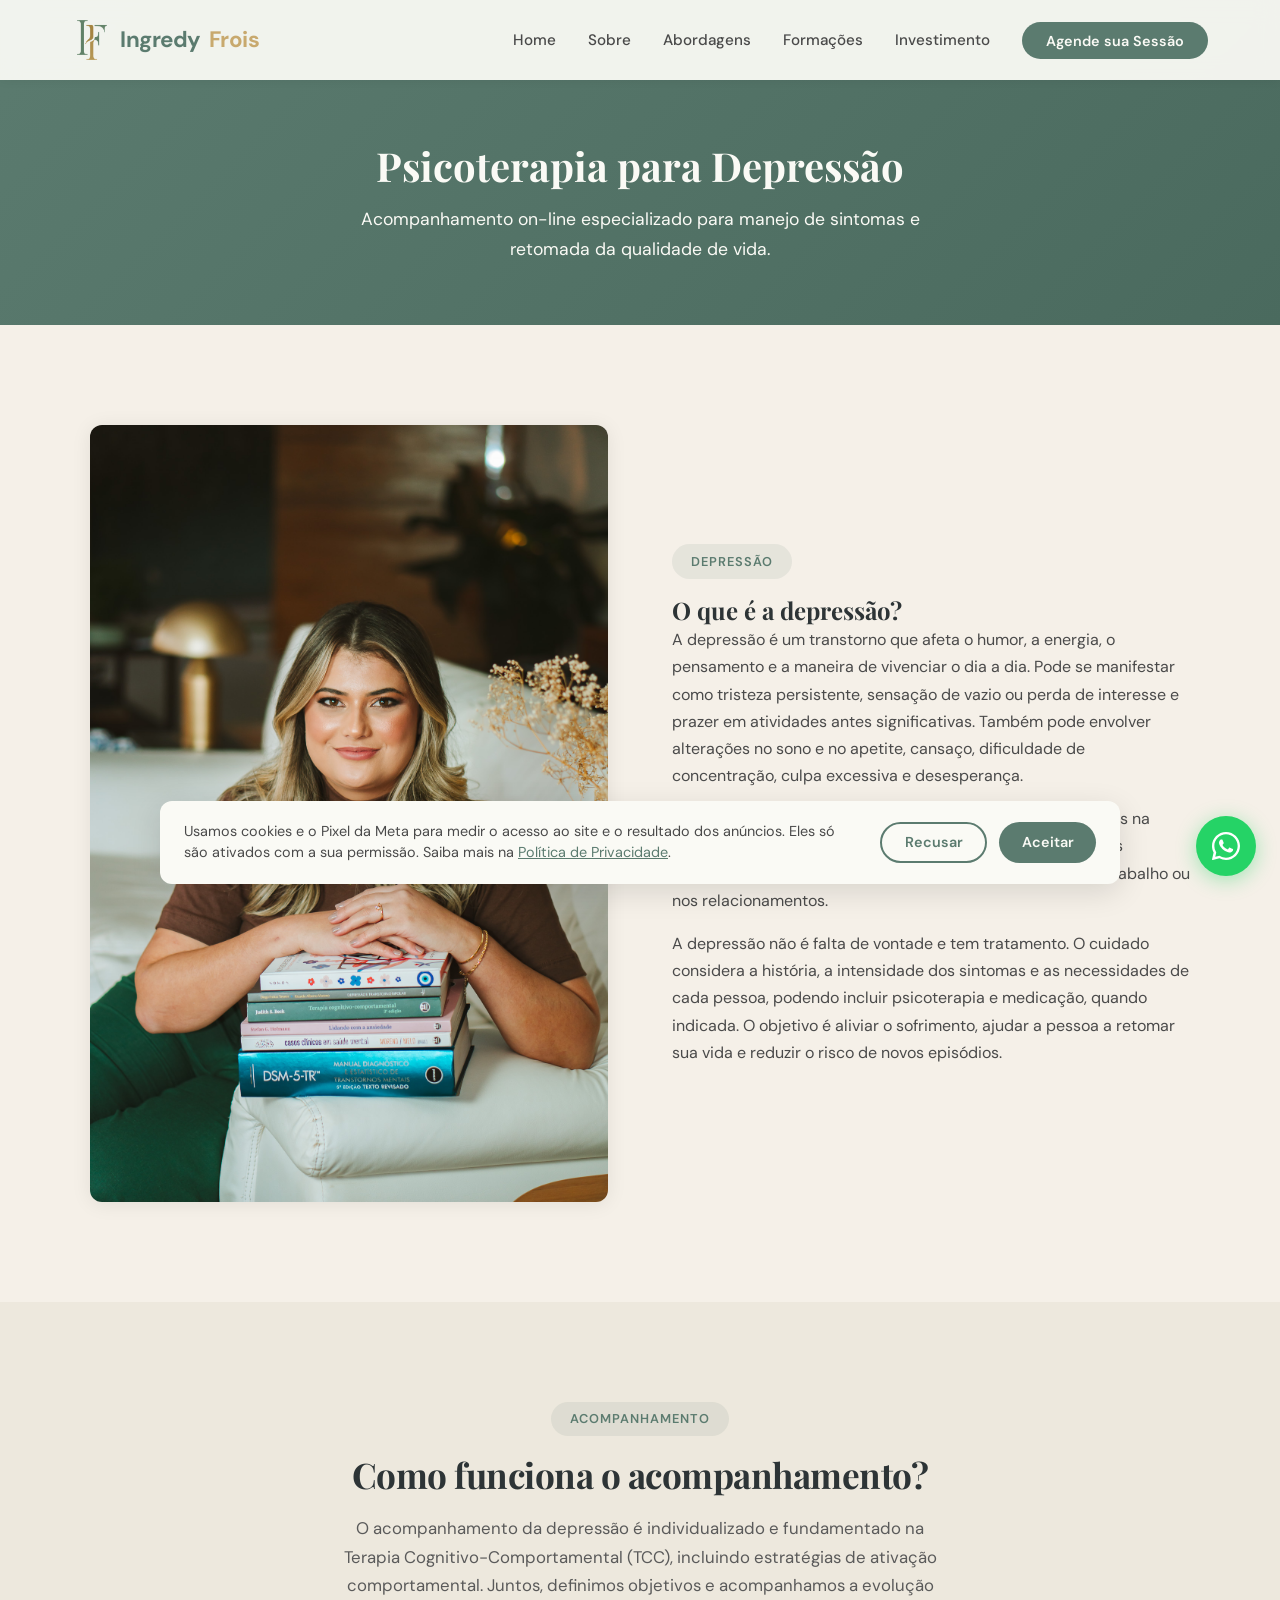
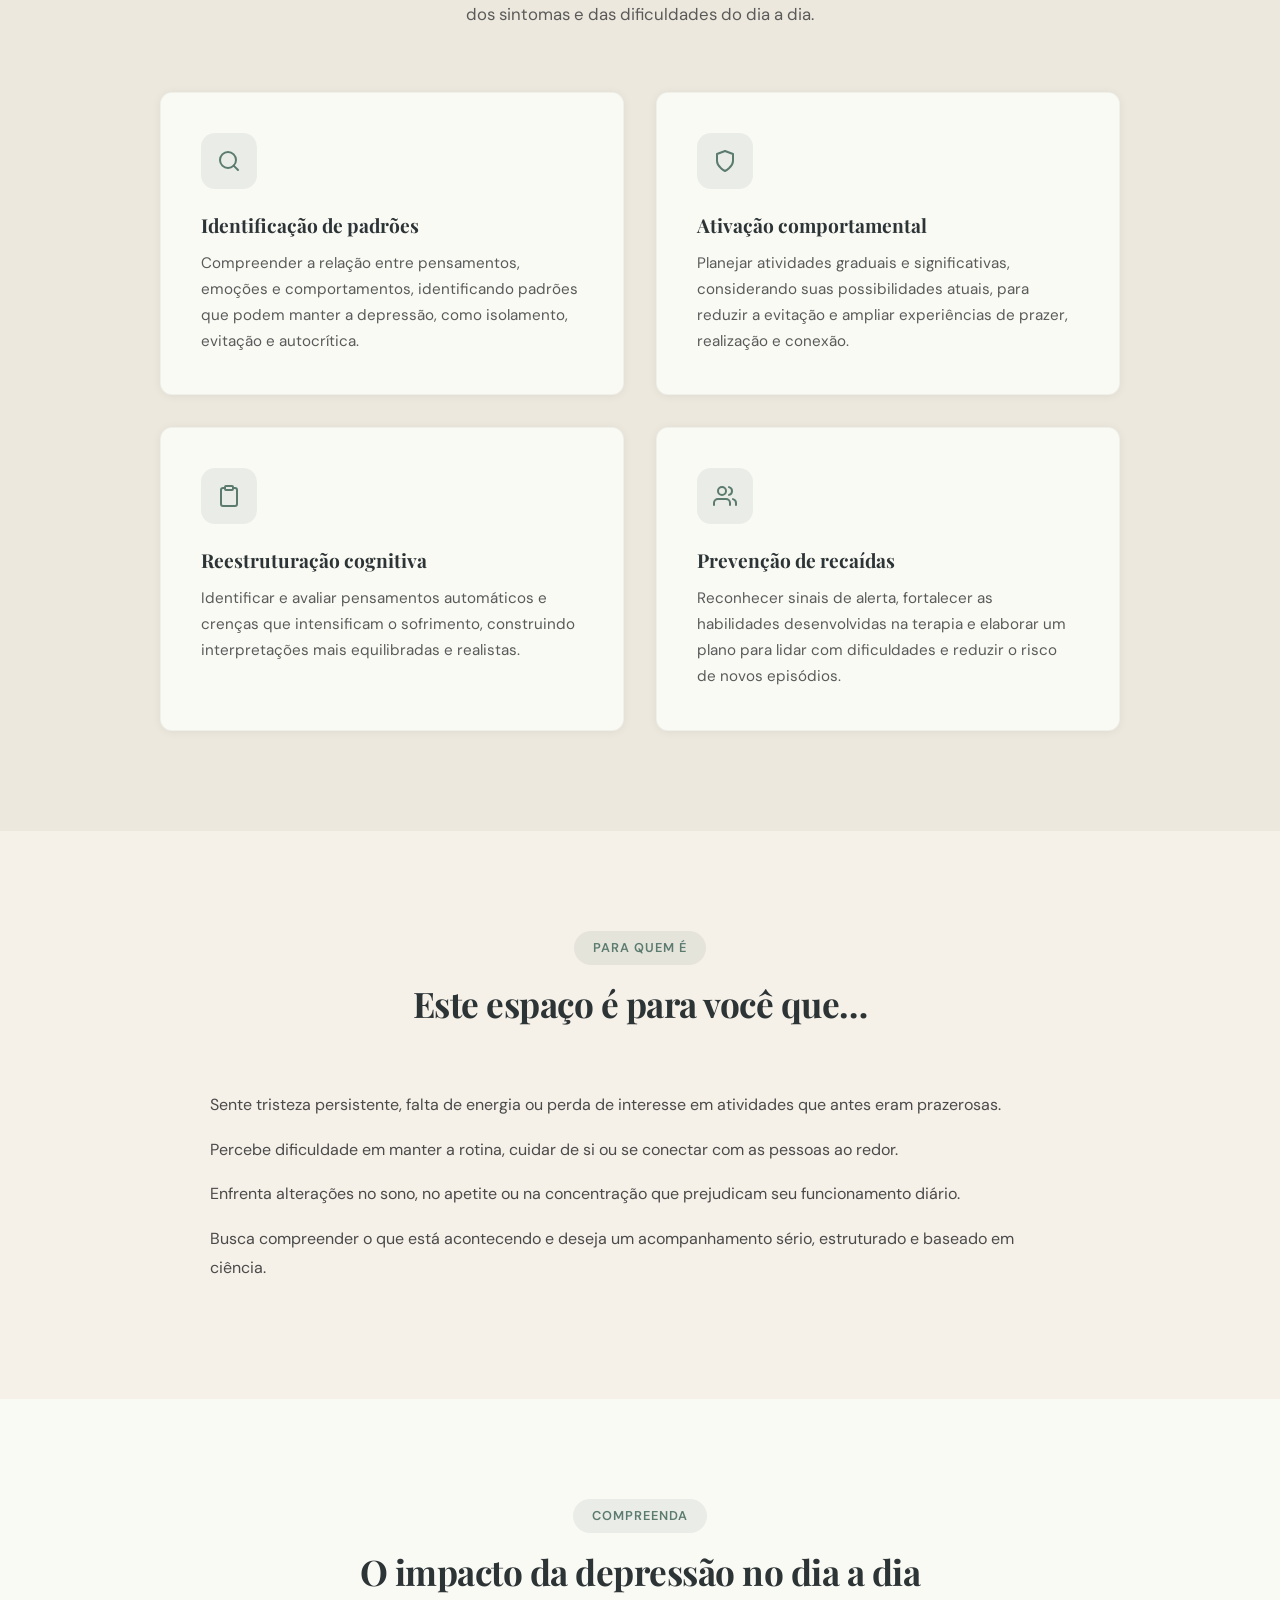
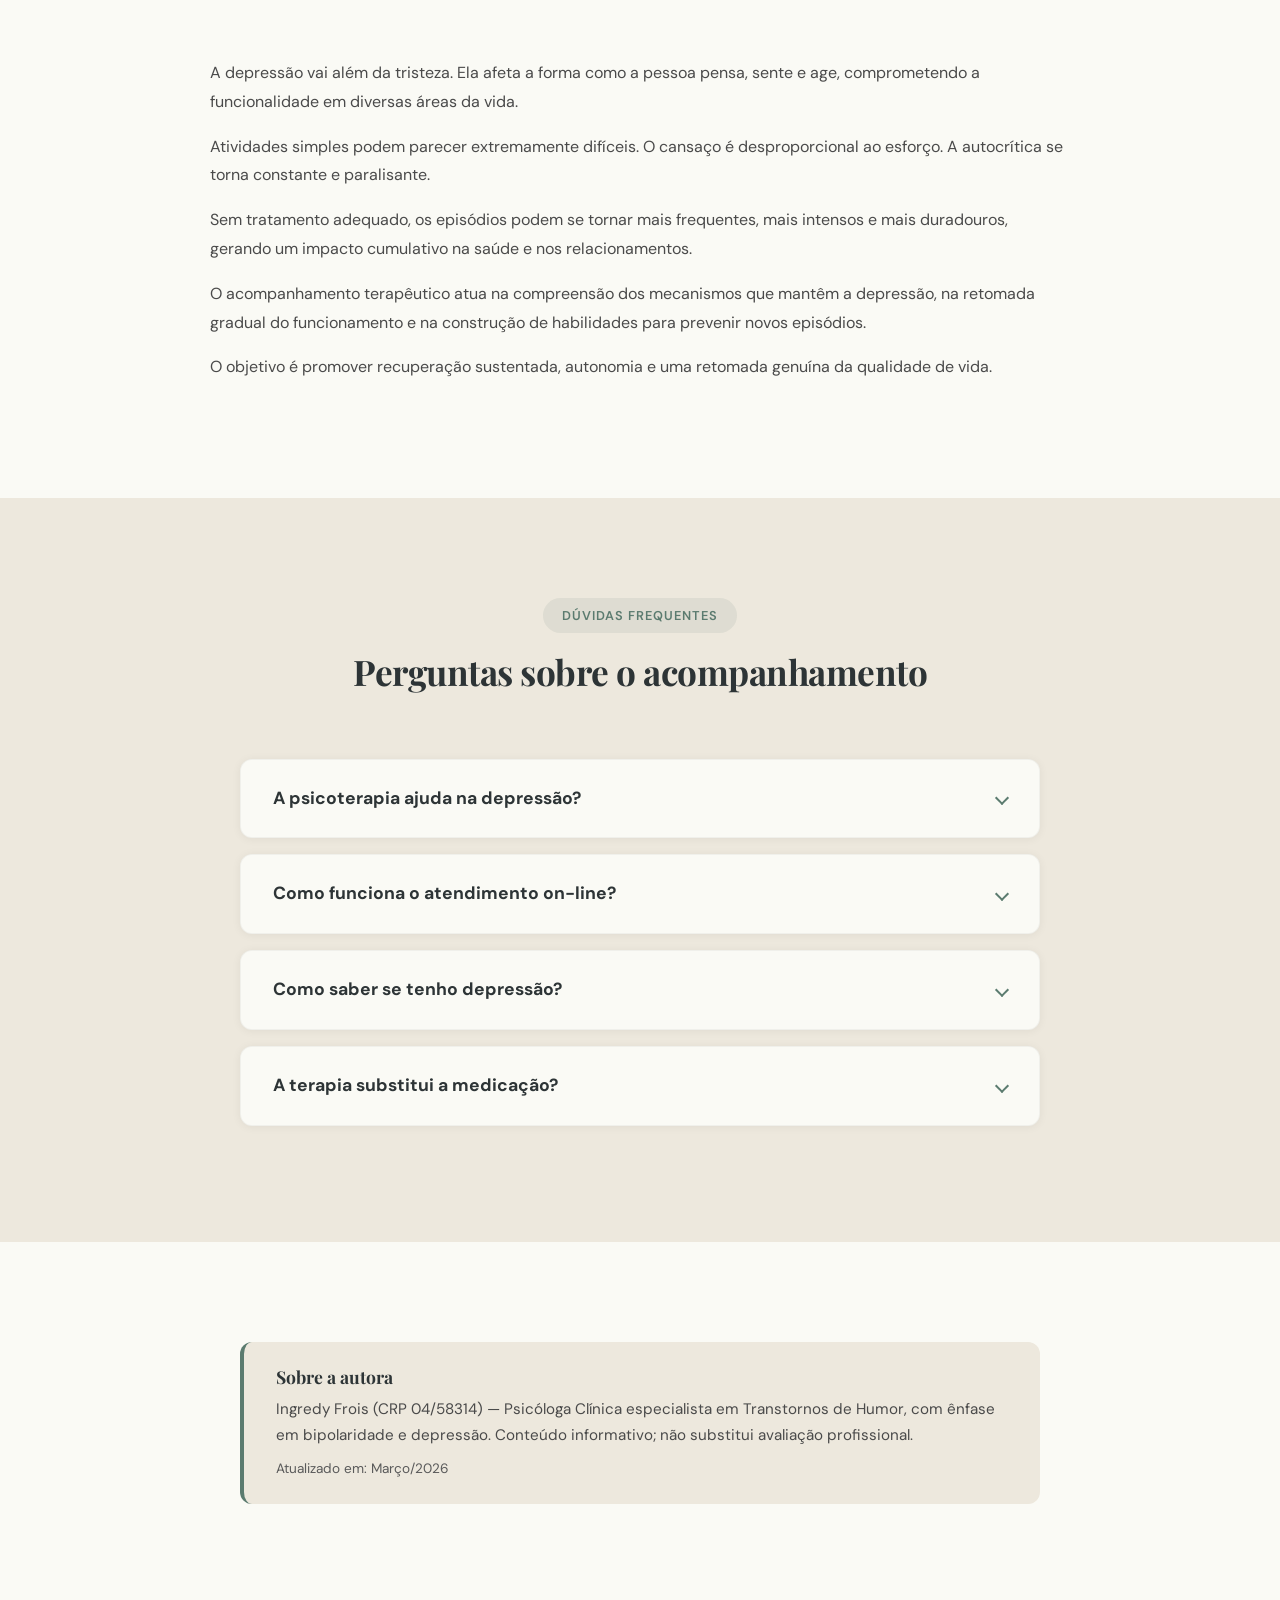
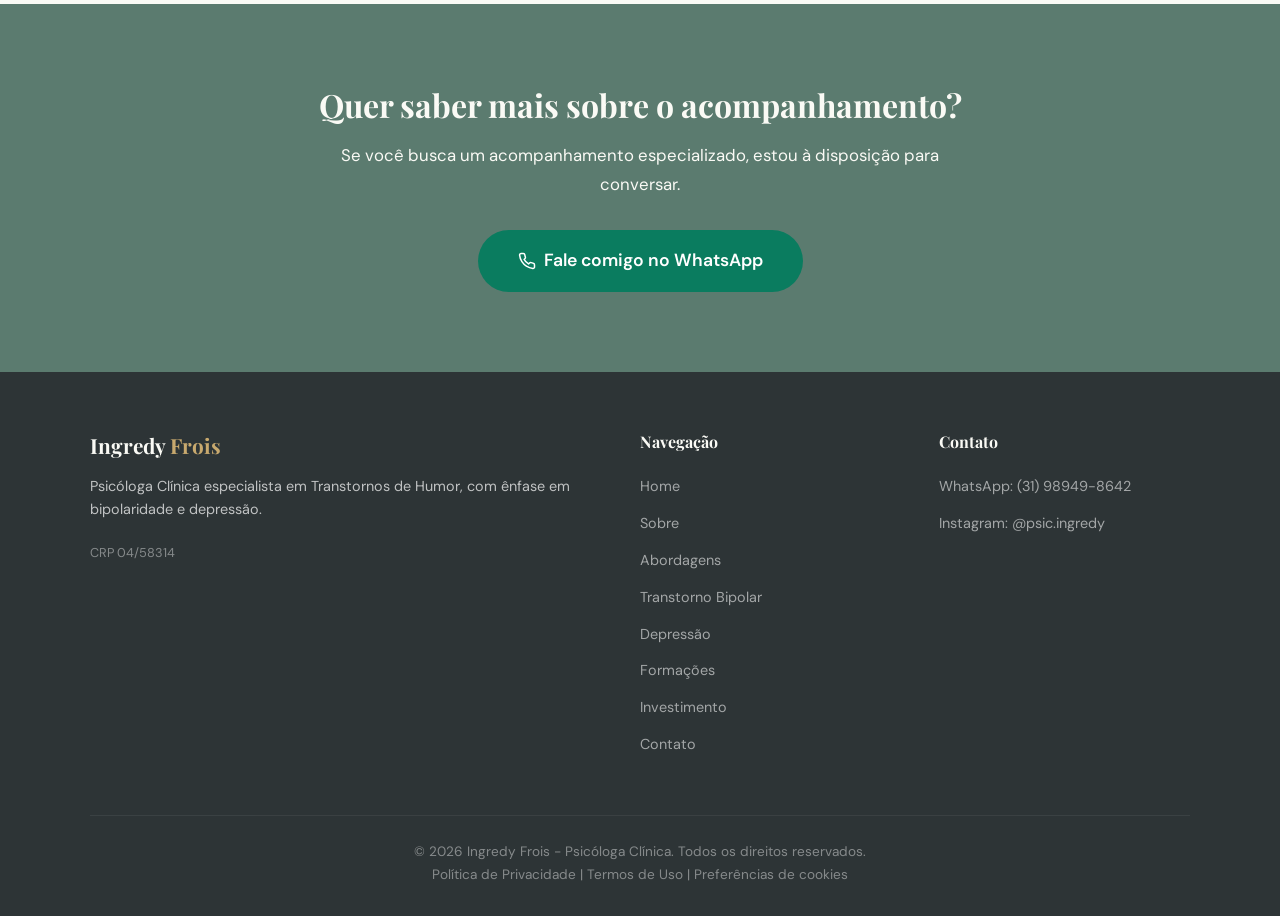
<file: depressao.html>
<!DOCTYPE html>
<html lang="pt-BR">
<head>
  <meta charset="UTF-8">
  <meta name="viewport" content="width=device-width, initial-scale=1.0">
  <title>Psicóloga Especialista em Depressão On-line | Ingredy Frois</title>
  <meta name="description" content="Psicoterapia on-line especializada em Depressão. Acompanhamento com TCC e DBT para manejo de sintomas, retomada de rotina e qualidade de vida.">
  <link rel="canonical" href="https://ingredyfrois.com.br/depressao.html">
  <meta property="og:title" content="Psicóloga Especialista em Depressão On-line | Ingredy Frois">
  <meta property="og:description" content="Psicoterapia on-line especializada em Depressão. Acompanhamento com TCC e DBT para manejo de sintomas e retomada de rotina.">
  <meta property="og:type" content="website">
  <meta property="og:url" content="https://ingredyfrois.com.br/depressao.html">
  <meta property="og:image" content="https://ingredyfrois.com.br/IMG_4815.JPG.jpeg">
  <meta property="og:locale" content="pt_BR">
  <meta name="twitter:card" content="summary_large_image">
  <link rel="preconnect" href="https://fonts.googleapis.com">
  <link rel="preconnect" href="https://fonts.gstatic.com" crossorigin>
  <link href="https://fonts.googleapis.com/css2?family=DM+Sans:ital,wght@0,400;0,500;0,600;0,700&family=Playfair+Display:wght@600;700&display=swap" rel="stylesheet">
  <link rel="icon" href="favicon.ico" sizes="48x48">
  <link rel="icon" href="favicon-32x32.png" type="image/png" sizes="32x32">
  <link rel="apple-touch-icon" href="apple-touch-icon.png">
  <link rel="manifest" href="site.webmanifest">
  <meta name="theme-color" content="#5B7B6F">
  <link rel="stylesheet" href="css/style.css?v=10">
  <link rel="stylesheet" href="css/consent.css?v=1">
</head>
<body>
  <a class="skip-link" href="#main-content">Pular para o conteúdo principal</a>

  <!-- Header -->
  <header class="header">
    <nav class="nav">
      <a href="index.html" class="nav__logo">
        <img src="logo-if.png" alt="IF" class="nav__logo-img" width="40" height="40">
        Ingredy <span>Frois</span>
      </a>
      <ul class="nav__links" id="primary-navigation" aria-label="Navegação principal">
        <li><a href="index.html" class="nav__link">Home</a></li>
        <li><a href="sobre.html" class="nav__link">Sobre</a></li>
        <li><a href="abordagens.html" class="nav__link">Abordagens</a></li>
        <li><a href="formacoes.html" class="nav__link">Formações</a></li>
        <li><a href="investimento.html" class="nav__link">Investimento</a></li>
        <li><a href="contato.html" class="nav__link nav__cta">Agende sua Sessão</a></li>
      </ul>
      <button class="nav__toggle" aria-label="Abrir menu" aria-expanded="false" aria-controls="primary-navigation">
        <span></span>
        <span></span>
        <span></span>
      </button>
    </nav>
    <div class="nav__overlay"></div>
  </header>

  <main id="main-content">

  <!-- Page Header -->
  <section class="page-header">
    <h1>Psicoterapia para Depressão</h1>
    <p>Acompanhamento on-line especializado para manejo de sintomas e retomada da qualidade de vida.</p>
  </section>

  <!-- O que é -->
  <section class="section">
    <div class="section__container">
      <div class="about-preview fade-in">
        <div class="about-preview__image">
          <img src="IMG_4815.JPG.jpeg" alt="Ingredy Frois - Psicóloga especialista em Depressão" width="530" height="400" loading="lazy">
        </div>
        <div class="about-preview__content">
          <span class="section__tag">Depressão</span>
          <h2>O que é a depressão?</h2>
          <p>
            A depressão é um transtorno que afeta o humor, a energia, o pensamento e a maneira de vivenciar o dia a dia. Pode se manifestar como tristeza persistente, sensação de vazio ou perda de interesse e prazer em atividades antes significativas. Também pode envolver alterações no sono e no apetite, cansaço, dificuldade de concentração, culpa excessiva e desesperança.
          </p>
          <p>
            Durante um episódio depressivo, os sintomas estão presentes na maior parte do dia, quase todos os dias, por pelo menos duas semanas, causando sofrimento e dificuldades na rotina, no trabalho ou nos relacionamentos.
          </p>
          <p>
            A depressão não é falta de vontade e tem tratamento. O cuidado considera a história, a intensidade dos sintomas e as necessidades de cada pessoa, podendo incluir psicoterapia e medicação, quando indicada. O objetivo é aliviar o sofrimento, ajudar a pessoa a retomar sua vida e reduzir o risco de novos episódios.
          </p>
        </div>
      </div>
    </div>
  </section>

  <!-- Como funciona o acompanhamento -->
  <section class="section section--alt">
    <div class="section__container">
      <div class="section__header fade-in">
        <span class="section__tag">Acompanhamento</span>
        <h2 class="section__title">Como funciona o acompanhamento?</h2>
        <p class="section__subtitle">
          O acompanhamento da depressão é individualizado e fundamentado na Terapia Cognitivo-Comportamental (TCC), incluindo estratégias de ativação comportamental. Juntos, definimos objetivos e acompanhamos a evolução dos sintomas e das dificuldades do dia a dia.
        </p>
      </div>
      <div class="cards cards--2x2 fade-in">
        <div class="card">
          <div class="card__icon" aria-hidden="true"><svg class="icon" viewBox="0 0 24 24" fill="none" stroke="currentColor" stroke-width="2" stroke-linecap="round" stroke-linejoin="round"><circle cx="11" cy="11" r="8"/><path d="m21 21-4.35-4.35"/></svg></div>
          <h3 class="card__title">Identificação de padrões</h3>
          <p class="card__text">
            Compreender a relação entre pensamentos, emoções e comportamentos, identificando padrões que podem manter a depressão, como isolamento, evitação e autocrítica.
          </p>
        </div>
        <div class="card">
          <div class="card__icon" aria-hidden="true"><svg class="icon" viewBox="0 0 24 24" fill="none" stroke="currentColor" stroke-width="2" stroke-linecap="round" stroke-linejoin="round"><path d="M12 22s8-4 8-10V5l-8-3-8 3v7c0 6 8 10 8 10z"/></svg></div>
          <h3 class="card__title">Ativação comportamental</h3>
          <p class="card__text">
            Planejar atividades graduais e significativas, considerando suas possibilidades atuais, para reduzir a evitação e ampliar experiências de prazer, realização e conexão.
          </p>
        </div>
        <div class="card">
          <div class="card__icon" aria-hidden="true"><svg class="icon" viewBox="0 0 24 24" fill="none" stroke="currentColor" stroke-width="2" stroke-linecap="round" stroke-linejoin="round"><path d="M16 4h2a2 2 0 0 1 2 2v14a2 2 0 0 1-2 2H6a2 2 0 0 1-2-2V6a2 2 0 0 1 2-2h2"/><rect x="8" y="2" width="8" height="4" rx="1"/></svg></div>
          <h3 class="card__title">Reestruturação cognitiva</h3>
          <p class="card__text">
            Identificar e avaliar pensamentos automáticos e crenças que intensificam o sofrimento, construindo interpretações mais equilibradas e realistas.
          </p>
        </div>
        <div class="card">
          <div class="card__icon" aria-hidden="true"><svg class="icon" viewBox="0 0 24 24" fill="none" stroke="currentColor" stroke-width="2" stroke-linecap="round" stroke-linejoin="round"><path d="M17 21v-2a4 4 0 0 0-4-4H5a4 4 0 0 0-4 4v2"/><circle cx="9" cy="7" r="4"/><path d="M23 21v-2a4 4 0 0 0-3-3.87"/><path d="M16 3.13a4 4 0 0 1 0 7.75"/></svg></div>
          <h3 class="card__title">Prevenção de recaídas</h3>
          <p class="card__text">
            Reconhecer sinais de alerta, fortalecer as habilidades desenvolvidas na terapia e elaborar um plano para lidar com dificuldades e reduzir o risco de novos episódios.
          </p>
        </div>
      </div>
    </div>
  </section>

  <!-- Para quem é -->
  <section class="section">
    <div class="section__container">
      <div class="section__header fade-in">
        <span class="section__tag">Para quem é</span>
        <h2 class="section__title">Este espaço é para você que&hellip;</h2>
      </div>
      <div class="prose fade-in">
        <p>Sente tristeza persistente, falta de energia ou perda de interesse em atividades que antes eram prazerosas.</p>
        <p>Percebe dificuldade em manter a rotina, cuidar de si ou se conectar com as pessoas ao redor.</p>
        <p>Enfrenta alterações no sono, no apetite ou na concentração que prejudicam seu funcionamento diário.</p>
        <p>Busca compreender o que está acontecendo e deseja um acompanhamento sério, estruturado e baseado em ciência.</p>
      </div>
    </div>
  </section>

  <!-- O que está em jogo -->
  <section class="section section--white">
    <div class="section__container">
      <div class="section__header fade-in">
        <span class="section__tag">Compreenda</span>
        <h2 class="section__title">O impacto da depressão no dia a dia</h2>
      </div>
      <div class="prose fade-in">
        <p>A depressão vai além da tristeza. Ela afeta a forma como a pessoa pensa, sente e age, comprometendo a funcionalidade em diversas áreas da vida.</p>
        <p>Atividades simples podem parecer extremamente difíceis. O cansaço é desproporcional ao esforço. A autocrítica se torna constante e paralisante.</p>
        <p>Sem tratamento adequado, os episódios podem se tornar mais frequentes, mais intensos e mais duradouros, gerando um impacto cumulativo na saúde e nos relacionamentos.</p>
        <p>O acompanhamento terapêutico atua na compreensão dos mecanismos que mantêm a depressão, na retomada gradual do funcionamento e na construção de habilidades para prevenir novos episódios.</p>
        <p>O objetivo é promover recuperação sustentada, autonomia e uma retomada genuína da qualidade de vida.</p>
      </div>
    </div>
  </section>

  <!-- FAQ -->
  <section class="section section--alt">
    <div class="section__container">
      <div class="section__header fade-in">
        <span class="section__tag">Dúvidas frequentes</span>
        <h2 class="section__title">Perguntas sobre o acompanhamento</h2>
      </div>
      <div class="faq fade-in">
        <details class="faq-item">
          <summary class="faq-item__question">A psicoterapia ajuda na depressão?</summary>
          <div class="faq-item__answer">
            <p>Sim. A psicoterapia é um dos tratamentos mais eficazes para a depressão, especialmente
            a Terapia Cognitivo-Comportamental (TCC), que é considerada padrão-ouro para essa condição.
            O tratamento ajuda a identificar e modificar padrões de pensamento e comportamento que mantêm
            o quadro depressivo.</p>
          </div>
        </details>
        <details class="faq-item">
          <summary class="faq-item__question">Como funciona o atendimento on-line?</summary>
          <div class="faq-item__answer">
            <p>As sessões acontecem por videochamada, com frequência semanal recomendada
            e duração de 50 minutos. O processo é conduzido com base em
            um plano terapêutico individualizado, em um espaço seguro e acolhedor.</p>
          </div>
        </details>
        <details class="faq-item">
          <summary class="faq-item__question">Como saber se tenho depressão?</summary>
          <div class="faq-item__answer">
            <p>A depressão envolve sintomas persistentes como tristeza profunda, perda de interesse,
            alterações no sono e apetite, fadiga, dificuldade de concentração e sentimentos de culpa
            ou inutilidade. Se você se identifica com esses sinais, a psicoterapia pode ajudar no
            processo de investigação e tratamento.</p>
          </div>
        </details>
        <details class="faq-item">
          <summary class="faq-item__question">A terapia substitui a medicação?</summary>
          <div class="faq-item__answer">
            <p>Depende da gravidade do quadro. Em casos leves a moderados, a psicoterapia pode ser
            suficiente. Em casos moderados a graves, a combinação de psicoterapia e medicação tende
            a oferecer os melhores resultados. O acompanhamento psiquiátrico é indicado quando necessário.</p>
          </div>
        </details>
      </div>
    </div>
  </section>

  <!-- Author Box -->
  <section class="section section--white">
    <div class="section__container">
      <div class="author-box fade-in">
        <h2 class="author-box__title">Sobre a autora</h2>
        <p class="author-box__text">
          Ingredy Frois (CRP 04/58314) &mdash; Psicóloga Clínica especialista em Transtornos de Humor,
          com ênfase em bipolaridade e depressão. Conteúdo informativo; não substitui avaliação profissional.
        </p>
        <p class="author-box__meta">Atualizado em: Março/2026</p>
      </div>
    </div>
  </section>

  <!-- CTA -->
  <section class="cta">
    <h2>Quer saber mais sobre o acompanhamento?</h2>
    <p>
      Se você busca um acompanhamento especializado, estou à disposição para conversar.
    </p>
    <a href="https://wa.me/5531989498642?text=Ol%C3%A1%2C%20gostaria%20de%20saber%20mais%20sobre%20o%20acompanhamento%20para%20depress%C3%A3o." class="btn btn--whatsapp" data-cta="whatsapp" data-location="depressao-cta" target="_blank" rel="noopener">
      <svg class="icon" viewBox="0 0 24 24" fill="none" stroke="currentColor" stroke-width="2" stroke-linecap="round" stroke-linejoin="round"><path d="M22 16.92v3a2 2 0 0 1-2.18 2 19.79 19.79 0 0 1-8.63-3.07 19.5 19.5 0 0 1-6-6 19.79 19.79 0 0 1-3.07-8.67A2 2 0 0 1 4.11 2h3a2 2 0 0 1 2 1.72c.12.96.36 1.9.7 2.81a2 2 0 0 1-.45 2.11L8.09 9.91a16 16 0 0 0 6 6l1.27-1.27a2 2 0 0 1 2.11-.45c.91.34 1.85.58 2.81.7A2 2 0 0 1 22 16.92z"/></svg> Fale comigo no WhatsApp
    </a>
  </section>

  </main>

  <!-- Footer -->
  <footer class="footer">
    <div class="footer__container">
      <div class="footer__brand">
        <h3>Ingredy <span>Frois</span></h3>
        <p>Psicóloga Clínica especialista em Transtornos de Humor, com ênfase em bipolaridade e depressão.</p>
        <small>CRP 04/58314</small>
      </div>
      <div>
        <h4>Navegação</h4>
        <ul class="footer__links">
          <li><a href="index.html">Home</a></li>
          <li><a href="sobre.html">Sobre</a></li>
          <li><a href="abordagens.html">Abordagens</a></li>
          <li><a href="transtorno-bipolar.html">Transtorno Bipolar</a></li>
          <li><a href="depressao.html">Depressão</a></li>
          <li><a href="formacoes.html">Formações</a></li>
          <li><a href="investimento.html">Investimento</a></li>
          <li><a href="contato.html">Contato</a></li>
        </ul>
      </div>
      <div>
        <h4>Contato</h4>
        <ul class="footer__links">
          <li><a href="https://wa.me/5531989498642" data-cta="whatsapp" data-location="rodape" target="_blank" rel="noopener">WhatsApp: (31) 98949-8642</a></li>
          <li><a href="https://instagram.com/psic.ingredy" target="_blank" rel="noopener">Instagram: @psic.ingredy</a></li>
        </ul>
      </div>
    </div>
    <div class="footer__bottom">
      <p>&copy; 2026 Ingredy Frois - Psicóloga Clínica. Todos os direitos reservados.</p>
      <p><a href="privacidade.html">Política de Privacidade</a> | <a href="termos.html">Termos de Uso</a> | <button type="button" class="footer__cookie-btn" data-cookie-settings>Preferências de cookies</button></p>
    </div>
  </footer>

<!-- WhatsApp Chat Widget -->
  <div class="wa-widget" id="waWidget">
    <div class="wa-widget__chat" id="waChat">
      <div class="wa-widget__header">
        <svg class="wa-widget__wa-icon" viewBox="0 0 24 24" fill="#fff" width="24" height="24"><path d="M17.472 14.382c-.297-.149-1.758-.867-2.03-.967-.273-.099-.471-.148-.67.15-.197.297-.767.966-.94 1.164-.173.199-.347.223-.644.075-.297-.15-1.255-.463-2.39-1.475-.883-.788-1.48-1.761-1.653-2.059-.173-.297-.018-.458.13-.606.134-.133.298-.347.446-.52.149-.174.198-.298.298-.497.099-.198.05-.371-.025-.52-.075-.149-.669-1.612-.916-2.207-.242-.579-.487-.5-.669-.51-.173-.008-.371-.01-.57-.01-.198 0-.52.074-.792.372-.272.297-1.04 1.016-1.04 2.479 0 1.462 1.065 2.875 1.213 3.074.149.198 2.096 3.2 5.077 4.487.709.306 1.262.489 1.694.625.712.227 1.36.195 1.871.118.571-.085 1.758-.719 2.006-1.413.248-.694.248-1.289.173-1.413-.074-.124-.272-.198-.57-.347z"/><path d="M12 0C5.373 0 0 5.373 0 12c0 2.025.506 3.937 1.395 5.614L.05 23.335a.5.5 0 00.615.614l5.721-1.345A11.95 11.95 0 0012 24c6.627 0 12-5.373 12-12S18.627 0 12 0zm0 22c-1.862 0-3.623-.508-5.137-1.416l-.358-.214-3.713.873.873-3.713-.214-.358A9.96 9.96 0 012 12C2 6.486 6.486 2 12 2s10 4.486 10 10-4.486 10-10 10z"/></svg>
        <div class="wa-widget__header-info">
          <span class="wa-widget__name">Ingredy Frois</span>
          <span class="wa-widget__status">Responde em horário comercial</span>
        </div>
        <button class="wa-widget__close" id="waClose" aria-label="Fechar">&times;</button>
      </div>
      <div class="wa-widget__body">
        <div class="wa-widget__msg">
          <span>Olá! Gostaria de agendar sua sessão on-line hoje?</span>
        </div>
      </div>
      <a href="https://wa.me/5531989498642?text=Ol%C3%A1%2C%20gostaria%20de%20agendar%20uma%20sess%C3%A3o." class="wa-widget__cta" data-cta="whatsapp" data-location="floating" target="_blank" rel="noopener">
        Abrir bate-papo
        <svg viewBox="0 0 24 24" fill="#fff" width="18" height="18"><path d="M2 21l1.65-3.8A8.94 8.94 0 012.05 13C2.05 8.03 6.03 4.05 11 4.05c4.97 0 9 3.98 9 8.95 0 4.97-4.03 8.95-9 8.95-1.41 0-2.76-.33-3.98-.94L2 21z"/></svg>
      </a>
    </div>
    <button class="wa-widget__btn" id="waBtn" aria-label="Fale pelo WhatsApp">
      <svg viewBox="0 0 24 24" fill="#fff" width="28" height="28"><path d="M17.472 14.382c-.297-.149-1.758-.867-2.03-.967-.273-.099-.471-.148-.67.15-.197.297-.767.966-.94 1.164-.173.199-.347.223-.644.075-.297-.15-1.255-.463-2.39-1.475-.883-.788-1.48-1.761-1.653-2.059-.173-.297-.018-.458.13-.606.134-.133.298-.347.446-.52.149-.174.198-.298.298-.497.099-.198.05-.371-.025-.52-.075-.149-.669-1.612-.916-2.207-.242-.579-.487-.5-.669-.51-.173-.008-.371-.01-.57-.01-.198 0-.52.074-.792.372-.272.297-1.04 1.016-1.04 2.479 0 1.462 1.065 2.875 1.213 3.074.149.198 2.096 3.2 5.077 4.487.709.306 1.262.489 1.694.625.712.227 1.36.195 1.871.118.571-.085 1.758-.719 2.006-1.413.248-.694.248-1.289.173-1.413-.074-.124-.272-.198-.57-.347z"/><path d="M12 0C5.373 0 0 5.373 0 12c0 2.025.506 3.937 1.395 5.614L.05 23.335a.5.5 0 00.615.614l5.721-1.345A11.95 11.95 0 0012 24c6.627 0 12-5.373 12-12S18.627 0 12 0zm0 22c-1.862 0-3.623-.508-5.137-1.416l-.358-.214-3.713.873.873-3.713-.214-.358A9.96 9.96 0 012 12C2 6.486 6.486 2 12 2s10 4.486 10 10-4.486 10-10 10z"/></svg>
    </button>
  </div>

  <script src="js/consent.js?v=2"></script>
  <script src="js/main.js?v=2"></script>
  <script type="application/ld+json">
  {
    "@context": "https://schema.org",
    "@type": "FAQPage",
    "mainEntity": [
      {
        "@type": "Question",
        "name": "A psicoterapia ajuda na depressão?",
        "acceptedAnswer": {
          "@type": "Answer",
          "text": "Sim. A psicoterapia é um dos tratamentos mais eficazes para a depressão, especialmente a Terapia Cognitivo-Comportamental (TCC), que é considerada padrão-ouro para essa condição. O tratamento ajuda a identificar e modificar padrões de pensamento e comportamento que mantêm o quadro depressivo."
        }
      },
      {
        "@type": "Question",
        "name": "Como funciona o atendimento on-line?",
        "acceptedAnswer": {
          "@type": "Answer",
          "text": "As sessões acontecem por videochamada, com frequência semanal recomendada e duração de 50 minutos. O processo é conduzido com base em um plano terapêutico individualizado, em um espaço seguro e acolhedor."
        }
      },
      {
        "@type": "Question",
        "name": "Como saber se tenho depressão?",
        "acceptedAnswer": {
          "@type": "Answer",
          "text": "A depressão envolve sintomas persistentes como tristeza profunda, perda de interesse, alterações no sono e apetite, fadiga, dificuldade de concentração e sentimentos de culpa ou inutilidade. Se você se identifica com esses sinais, a psicoterapia pode ajudar no processo de investigação e tratamento."
        }
      },
      {
        "@type": "Question",
        "name": "A terapia substitui a medicação?",
        "acceptedAnswer": {
          "@type": "Answer",
          "text": "Depende da gravidade do quadro. Em casos leves a moderados, a psicoterapia pode ser suficiente. Em casos moderados a graves, a combinação de psicoterapia e medicação tende a oferecer os melhores resultados. O acompanhamento psiquiátrico é indicado quando necessário."
        }
      }
    ]
  }
  </script>
</body>
</html>
</file>
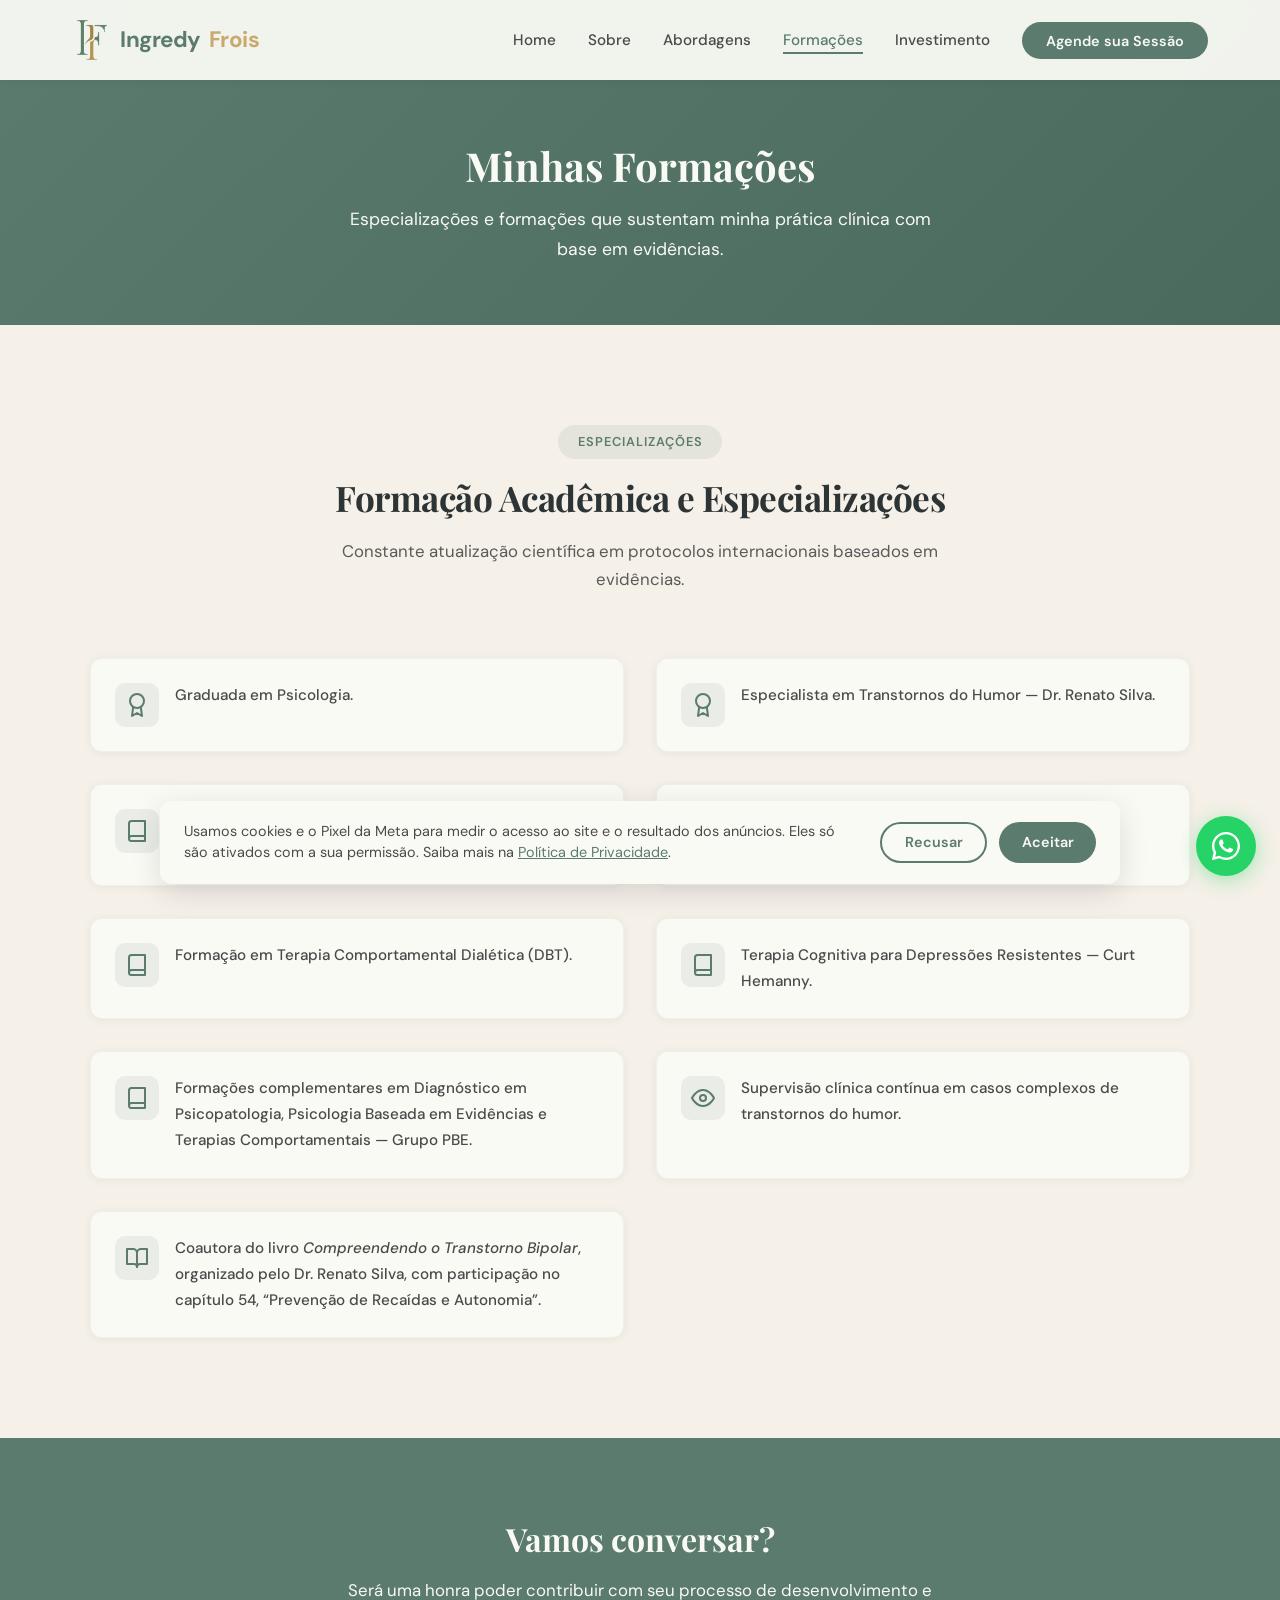
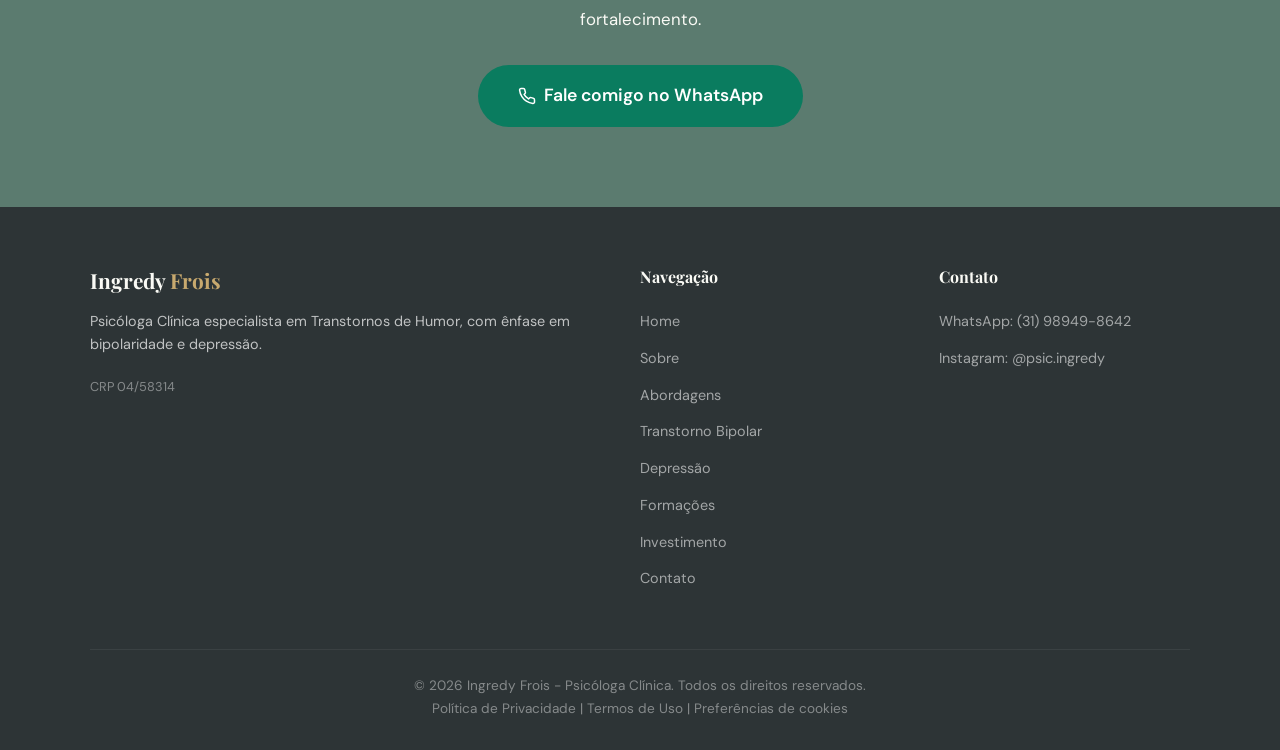
<file: formacoes.html>
<!DOCTYPE html>
<html lang="pt-BR">
<head>
  <meta charset="UTF-8">
  <meta name="viewport" content="width=device-width, initial-scale=1.0">
  <title>Formações - Ingredy Frois | Psicóloga Clínica</title>
  <meta name="description" content="Conheça as formações e especializações da psicóloga Ingredy Frois em Transtornos de Humor, TCC e DBT.">
  <link rel="canonical" href="https://ingredyfrois.com.br/formacoes.html">
  <meta property="og:title" content="Formações - Ingredy Frois | Psicóloga Clínica">
  <meta property="og:description" content="Conheça as formações e especializações da psicóloga Ingredy Frois em Transtornos de Humor, TCC e DBT.">
  <meta property="og:type" content="website">
  <meta property="og:url" content="https://ingredyfrois.com.br/formacoes.html">
  <meta property="og:image" content="https://ingredyfrois.com.br/IMG_4815.JPG.jpeg">
  <meta property="og:locale" content="pt_BR">
  <meta name="twitter:card" content="summary_large_image">
  <link rel="preconnect" href="https://fonts.googleapis.com">
  <link rel="preconnect" href="https://fonts.gstatic.com" crossorigin>
  <link href="https://fonts.googleapis.com/css2?family=DM+Sans:ital,wght@0,400;0,500;0,600;0,700&family=Playfair+Display:wght@600;700&display=swap" rel="stylesheet">
  <link rel="icon" href="favicon.ico" sizes="48x48">
  <link rel="icon" href="favicon-32x32.png" type="image/png" sizes="32x32">
  <link rel="apple-touch-icon" href="apple-touch-icon.png">
  <link rel="manifest" href="site.webmanifest">
  <meta name="theme-color" content="#5B7B6F">
  <link rel="stylesheet" href="css/style.css?v=10">
  <link rel="stylesheet" href="css/consent.css?v=1">
</head>
<body>
  <a class="skip-link" href="#main-content">Pular para o conteúdo principal</a>

  <!-- Header -->
  <header class="header">
    <nav class="nav">
      <a href="index.html" class="nav__logo">
        <img src="logo-if.png" alt="IF" class="nav__logo-img" width="40" height="40">
        Ingredy <span>Frois</span>
      </a>
      <ul class="nav__links" id="primary-navigation" aria-label="Navegação principal">
        <li><a href="index.html" class="nav__link">Home</a></li>
        <li><a href="sobre.html" class="nav__link">Sobre</a></li>
        <li><a href="abordagens.html" class="nav__link">Abordagens</a></li>
        <li><a href="formacoes.html" class="nav__link">Formações</a></li>
        <li><a href="investimento.html" class="nav__link">Investimento</a></li>
        <li><a href="contato.html" class="nav__link nav__cta">Agende sua Sessão</a></li>
      </ul>
      <button class="nav__toggle" aria-label="Abrir menu" aria-expanded="false" aria-controls="primary-navigation">
        <span></span>
        <span></span>
        <span></span>
      </button>
    </nav>
    <div class="nav__overlay"></div>
  </header>

  <main id="main-content">

  <!-- Page Header -->
  <section class="page-header">
    <h1>Minhas Formações</h1>
    <p>Especializações e formações que sustentam minha prática clínica com base em evidências.</p>
  </section>

  <!-- Formações Acadêmicas -->
  <section class="section">
    <div class="section__container">
      <div class="section__header fade-in">
        <span class="section__tag">Especializações</span>
        <h2 class="section__title">Formação Acadêmica e Especializações</h2>
        <p class="section__subtitle">
          Constante atualização científica em protocolos internacionais baseados em evidências.
        </p>
      </div>
      <div class="qualifications fade-in">
        <div class="qualification-item">
          <div class="qualification-item__icon"><svg class="icon" viewBox="0 0 24 24" fill="none" stroke="currentColor" stroke-width="2" stroke-linecap="round" stroke-linejoin="round"><circle cx="12" cy="8" r="7"/><polyline points="8.21 13.89 7 23 12 20 17 23 15.79 13.88"/></svg></div>
          <p class="qualification-item__text">Graduada em Psicologia.</p>
        </div>
        <div class="qualification-item">
          <div class="qualification-item__icon"><svg class="icon" viewBox="0 0 24 24" fill="none" stroke="currentColor" stroke-width="2" stroke-linecap="round" stroke-linejoin="round"><circle cx="12" cy="8" r="7"/><polyline points="8.21 13.89 7 23 12 20 17 23 15.79 13.88"/></svg></div>
          <p class="qualification-item__text">Especialista em Transtornos do Humor &mdash; Dr. Renato Silva.</p>
        </div>
        <div class="qualification-item">
          <div class="qualification-item__icon"><svg class="icon" viewBox="0 0 24 24" fill="none" stroke="currentColor" stroke-width="2" stroke-linecap="round" stroke-linejoin="round"><path d="M4 19.5A2.5 2.5 0 0 1 6.5 17H20"/><path d="M6.5 2H20v20H6.5A2.5 2.5 0 0 1 4 19.5v-15A2.5 2.5 0 0 1 6.5 2z"/></svg></div>
          <p class="qualification-item__text">Formação em Transtornos do Humor &mdash; Dr. Diego Tavares.</p>
        </div>
        <div class="qualification-item">
          <div class="qualification-item__icon"><svg class="icon" viewBox="0 0 24 24" fill="none" stroke="currentColor" stroke-width="2" stroke-linecap="round" stroke-linejoin="round"><circle cx="12" cy="8" r="7"/><polyline points="8.21 13.89 7 23 12 20 17 23 15.79 13.88"/></svg></div>
          <p class="qualification-item__text">Especialista em Terapia Cognitivo-Comportamental (TCC).</p>
        </div>
        <div class="qualification-item">
          <div class="qualification-item__icon"><svg class="icon" viewBox="0 0 24 24" fill="none" stroke="currentColor" stroke-width="2" stroke-linecap="round" stroke-linejoin="round"><path d="M4 19.5A2.5 2.5 0 0 1 6.5 17H20"/><path d="M6.5 2H20v20H6.5A2.5 2.5 0 0 1 4 19.5v-15A2.5 2.5 0 0 1 6.5 2z"/></svg></div>
          <p class="qualification-item__text">Formação em Terapia Comportamental Dialética (DBT).</p>
        </div>
        <div class="qualification-item">
          <div class="qualification-item__icon"><svg class="icon" viewBox="0 0 24 24" fill="none" stroke="currentColor" stroke-width="2" stroke-linecap="round" stroke-linejoin="round"><path d="M4 19.5A2.5 2.5 0 0 1 6.5 17H20"/><path d="M6.5 2H20v20H6.5A2.5 2.5 0 0 1 4 19.5v-15A2.5 2.5 0 0 1 6.5 2z"/></svg></div>
          <p class="qualification-item__text">Terapia Cognitiva para Depressões Resistentes &mdash; Curt Hemanny.</p>
        </div>
        <div class="qualification-item">
          <div class="qualification-item__icon"><svg class="icon" viewBox="0 0 24 24" fill="none" stroke="currentColor" stroke-width="2" stroke-linecap="round" stroke-linejoin="round"><path d="M4 19.5A2.5 2.5 0 0 1 6.5 17H20"/><path d="M6.5 2H20v20H6.5A2.5 2.5 0 0 1 4 19.5v-15A2.5 2.5 0 0 1 6.5 2z"/></svg></div>
          <p class="qualification-item__text">Formações complementares em Diagnóstico em Psicopatologia, Psicologia Baseada em Evidências e Terapias Comportamentais &mdash; Grupo PBE.</p>
        </div>
        <div class="qualification-item">
          <div class="qualification-item__icon"><svg class="icon" viewBox="0 0 24 24" fill="none" stroke="currentColor" stroke-width="2" stroke-linecap="round" stroke-linejoin="round"><path d="M1 12s4-8 11-8 11 8 11 8-4 8-11 8-11-8-11-8z"/><circle cx="12" cy="12" r="3"/></svg></div>
          <p class="qualification-item__text">Supervisão clínica contínua em casos complexos de transtornos do humor.</p>
        </div>
        <div class="qualification-item">
          <div class="qualification-item__icon"><svg class="icon" viewBox="0 0 24 24" fill="none" stroke="currentColor" stroke-width="2" stroke-linecap="round" stroke-linejoin="round"><path d="M2 3h6a4 4 0 0 1 4 4v14a3 3 0 0 0-3-3H2z"/><path d="M22 3h-6a4 4 0 0 0-4 4v14a3 3 0 0 1 3-3h7z"/></svg></div>
          <p class="qualification-item__text">Coautora do livro <em>Compreendendo o Transtorno Bipolar</em>, organizado pelo Dr. Renato Silva, com participação no capítulo 54, &ldquo;Prevenção de Recaídas e Autonomia&rdquo;.</p>
        </div>
      </div>
    </div>
  </section>

  <!-- CTA -->
  <section class="cta">
    <h2>Vamos conversar?</h2>
    <p>
      Será uma honra poder contribuir com seu processo de desenvolvimento e fortalecimento.
    </p>
    <a href="https://wa.me/5531989498642?text=Ol%C3%A1%2C%20gostaria%20de%20agendar%20uma%20sess%C3%A3o." class="btn btn--whatsapp" data-cta="whatsapp" data-location="formacoes-cta" target="_blank" rel="noopener">
      <svg class="icon" viewBox="0 0 24 24" fill="none" stroke="currentColor" stroke-width="2" stroke-linecap="round" stroke-linejoin="round"><path d="M22 16.92v3a2 2 0 0 1-2.18 2 19.79 19.79 0 0 1-8.63-3.07 19.5 19.5 0 0 1-6-6 19.79 19.79 0 0 1-3.07-8.67A2 2 0 0 1 4.11 2h3a2 2 0 0 1 2 1.72c.12.96.36 1.9.7 2.81a2 2 0 0 1-.45 2.11L8.09 9.91a16 16 0 0 0 6 6l1.27-1.27a2 2 0 0 1 2.11-.45c.91.34 1.85.58 2.81.7A2 2 0 0 1 22 16.92z"/></svg> Fale comigo no WhatsApp
    </a>
  </section>

  </main>

  <!-- Footer -->
  <footer class="footer">
    <div class="footer__container">
      <div class="footer__brand">
        <h3>Ingredy <span>Frois</span></h3>
        <p>Psicóloga Clínica especialista em Transtornos de Humor, com ênfase em bipolaridade e depressão.</p>
        <small>CRP 04/58314</small>
      </div>
      <div>
        <h4>Navegação</h4>
        <ul class="footer__links">
          <li><a href="index.html">Home</a></li>
          <li><a href="sobre.html">Sobre</a></li>
          <li><a href="abordagens.html">Abordagens</a></li>
          <li><a href="transtorno-bipolar.html">Transtorno Bipolar</a></li>
          <li><a href="depressao.html">Depressão</a></li>
          <li><a href="formacoes.html">Formações</a></li>
          <li><a href="investimento.html">Investimento</a></li>
          <li><a href="contato.html">Contato</a></li>
        </ul>
      </div>
      <div>
        <h4>Contato</h4>
        <ul class="footer__links">
          <li><a href="https://wa.me/5531989498642" data-cta="whatsapp" data-location="rodape" target="_blank" rel="noopener">WhatsApp: (31) 98949-8642</a></li>
          <li><a href="https://instagram.com/psic.ingredy" target="_blank" rel="noopener">Instagram: @psic.ingredy</a></li>
        </ul>
      </div>
    </div>
    <div class="footer__bottom">
      <p>&copy; 2026 Ingredy Frois - Psicóloga Clínica. Todos os direitos reservados.</p>
      <p><a href="privacidade.html">Política de Privacidade</a> | <a href="termos.html">Termos de Uso</a> | <button type="button" class="footer__cookie-btn" data-cookie-settings>Preferências de cookies</button></p>
    </div>
  </footer>

<!-- WhatsApp Chat Widget -->
  <div class="wa-widget" id="waWidget">
    <div class="wa-widget__chat" id="waChat">
      <div class="wa-widget__header">
        <svg class="wa-widget__wa-icon" viewBox="0 0 24 24" fill="#fff" width="24" height="24"><path d="M17.472 14.382c-.297-.149-1.758-.867-2.03-.967-.273-.099-.471-.148-.67.15-.197.297-.767.966-.94 1.164-.173.199-.347.223-.644.075-.297-.15-1.255-.463-2.39-1.475-.883-.788-1.48-1.761-1.653-2.059-.173-.297-.018-.458.13-.606.134-.133.298-.347.446-.52.149-.174.198-.298.298-.497.099-.198.05-.371-.025-.52-.075-.149-.669-1.612-.916-2.207-.242-.579-.487-.5-.669-.51-.173-.008-.371-.01-.57-.01-.198 0-.52.074-.792.372-.272.297-1.04 1.016-1.04 2.479 0 1.462 1.065 2.875 1.213 3.074.149.198 2.096 3.2 5.077 4.487.709.306 1.262.489 1.694.625.712.227 1.36.195 1.871.118.571-.085 1.758-.719 2.006-1.413.248-.694.248-1.289.173-1.413-.074-.124-.272-.198-.57-.347z"/><path d="M12 0C5.373 0 0 5.373 0 12c0 2.025.506 3.937 1.395 5.614L.05 23.335a.5.5 0 00.615.614l5.721-1.345A11.95 11.95 0 0012 24c6.627 0 12-5.373 12-12S18.627 0 12 0zm0 22c-1.862 0-3.623-.508-5.137-1.416l-.358-.214-3.713.873.873-3.713-.214-.358A9.96 9.96 0 012 12C2 6.486 6.486 2 12 2s10 4.486 10 10-4.486 10-10 10z"/></svg>
        <div class="wa-widget__header-info">
          <span class="wa-widget__name">Ingredy Frois</span>
          <span class="wa-widget__status">Responde em horário comercial</span>
        </div>
        <button class="wa-widget__close" id="waClose" aria-label="Fechar">&times;</button>
      </div>
      <div class="wa-widget__body">
        <div class="wa-widget__msg">
          <span>Olá! Gostaria de agendar sua sessão on-line hoje?</span>
        </div>
      </div>
      <a href="https://wa.me/5531989498642?text=Ol%C3%A1%2C%20gostaria%20de%20agendar%20uma%20sess%C3%A3o." class="wa-widget__cta" data-cta="whatsapp" data-location="floating" target="_blank" rel="noopener">
        Abrir bate-papo
        <svg viewBox="0 0 24 24" fill="#fff" width="18" height="18"><path d="M2 21l1.65-3.8A8.94 8.94 0 012.05 13C2.05 8.03 6.03 4.05 11 4.05c4.97 0 9 3.98 9 8.95 0 4.97-4.03 8.95-9 8.95-1.41 0-2.76-.33-3.98-.94L2 21z"/></svg>
      </a>
    </div>
    <button class="wa-widget__btn" id="waBtn" aria-label="Fale pelo WhatsApp">
      <svg viewBox="0 0 24 24" fill="#fff" width="28" height="28"><path d="M17.472 14.382c-.297-.149-1.758-.867-2.03-.967-.273-.099-.471-.148-.67.15-.197.297-.767.966-.94 1.164-.173.199-.347.223-.644.075-.297-.15-1.255-.463-2.39-1.475-.883-.788-1.48-1.761-1.653-2.059-.173-.297-.018-.458.13-.606.134-.133.298-.347.446-.52.149-.174.198-.298.298-.497.099-.198.05-.371-.025-.52-.075-.149-.669-1.612-.916-2.207-.242-.579-.487-.5-.669-.51-.173-.008-.371-.01-.57-.01-.198 0-.52.074-.792.372-.272.297-1.04 1.016-1.04 2.479 0 1.462 1.065 2.875 1.213 3.074.149.198 2.096 3.2 5.077 4.487.709.306 1.262.489 1.694.625.712.227 1.36.195 1.871.118.571-.085 1.758-.719 2.006-1.413.248-.694.248-1.289.173-1.413-.074-.124-.272-.198-.57-.347z"/><path d="M12 0C5.373 0 0 5.373 0 12c0 2.025.506 3.937 1.395 5.614L.05 23.335a.5.5 0 00.615.614l5.721-1.345A11.95 11.95 0 0012 24c6.627 0 12-5.373 12-12S18.627 0 12 0zm0 22c-1.862 0-3.623-.508-5.137-1.416l-.358-.214-3.713.873.873-3.713-.214-.358A9.96 9.96 0 012 12C2 6.486 6.486 2 12 2s10 4.486 10 10-4.486 10-10 10z"/></svg>
    </button>
  </div>

  <script src="js/consent.js?v=2"></script>
  <script src="js/main.js?v=2"></script>
  <script type="application/ld+json">
  {
    "@context": "https://schema.org",
    "@type": "ItemList",
    "name": "Formações e Especializações - Ingredy Frois",
    "description": "Formações acadêmicas e especializações da psicóloga Ingredy Frois em Transtornos de Humor, TCC e DBT.",
    "url": "https://ingredyfrois.com.br/formacoes.html",
    "numberOfItems": 9,
    "itemListElement": [
      {"@type": "ListItem", "position": 1, "name": "Graduada em Psicologia"},
      {"@type": "ListItem", "position": 2, "name": "Especialista em Transtornos do Humor — Dr. Renato Silva"},
      {"@type": "ListItem", "position": 3, "name": "Formação em Transtornos do Humor — Dr. Diego Tavares"},
      {"@type": "ListItem", "position": 4, "name": "Especialista em Terapia Cognitivo-Comportamental (TCC)"},
      {"@type": "ListItem", "position": 5, "name": "Formação em Terapia Comportamental Dialética (DBT)"},
      {"@type": "ListItem", "position": 6, "name": "Terapia Cognitiva para Depressões Resistentes — Curt Hemanny"},
      {"@type": "ListItem", "position": 7, "name": "Formações em Diagnóstico em Psicopatologia, Psicologia Baseada em Evidências e Terapias Comportamentais — Grupo PBE"},
      {"@type": "ListItem", "position": 8, "name": "Supervisão clínica contínua em casos complexos de transtornos do humor"},
      {"@type": "ListItem", "position": 9, "name": "Coautora do livro Compreendendo o Transtorno Bipolar, organizado pelo Dr. Renato Silva — capítulo 54, Prevenção de Recaídas e Autonomia"}
    ]
  }
  </script>
</body>
</html>
</file>
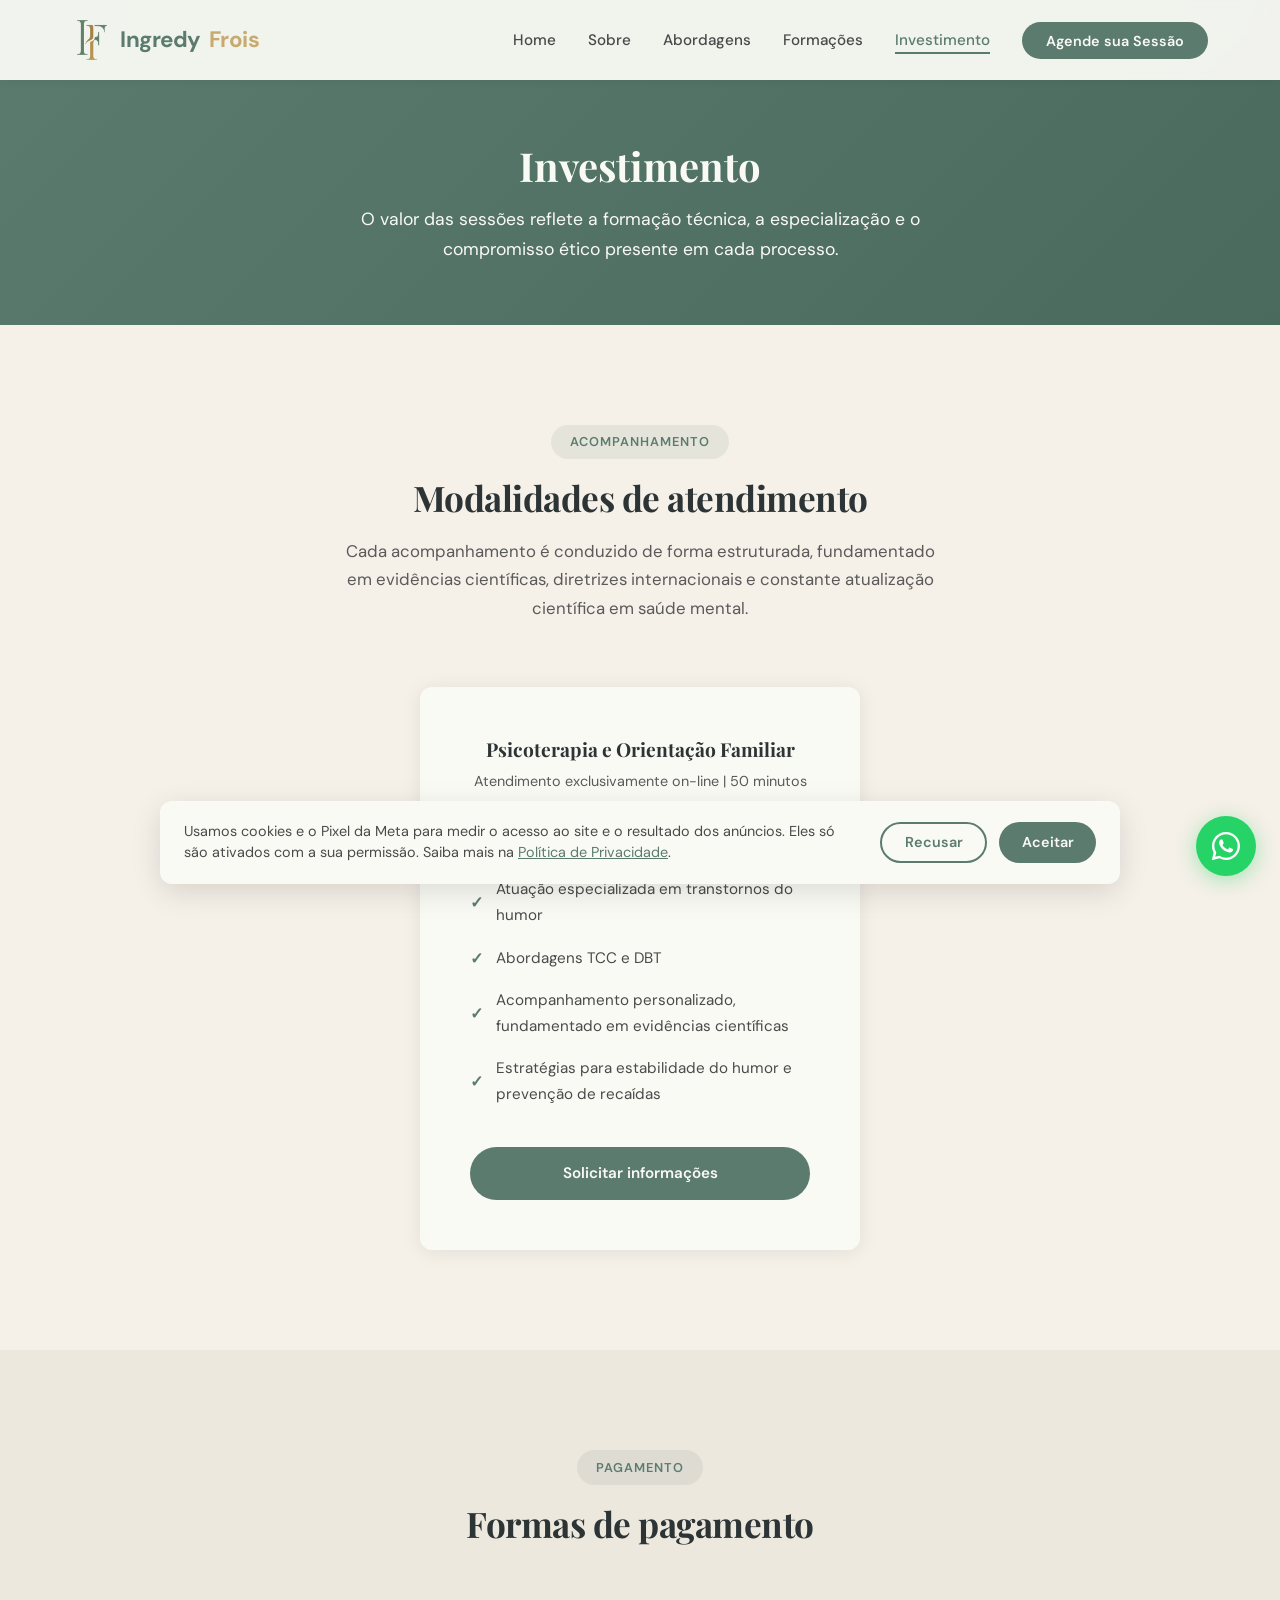
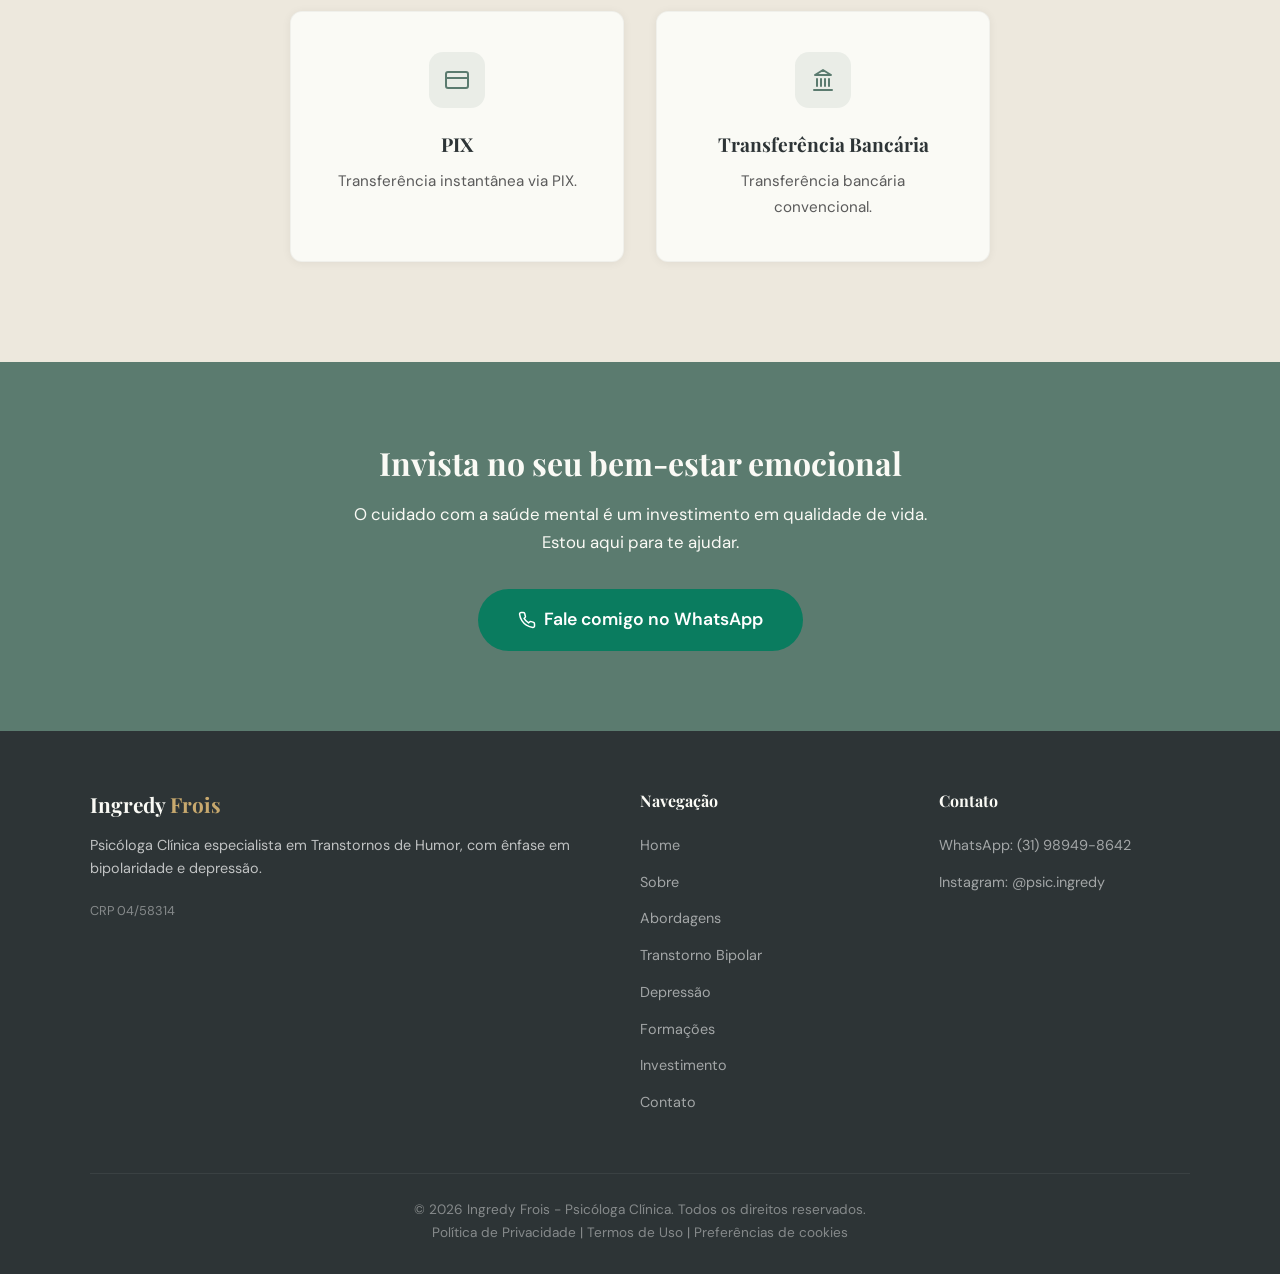
<file: investimento.html>
<!DOCTYPE html>
<html lang="pt-BR">
<head>
  <meta charset="UTF-8">
  <meta name="viewport" content="width=device-width, initial-scale=1.0">
  <title>Investimento - Ingredy Frois | Psicoterapia On-line</title>
  <meta name="description" content="Saiba mais sobre o acompanhamento em psicoterapia on-line com a psicóloga Ingredy Frois. Sessão individual e acompanhamento mensal.">
  <link rel="canonical" href="https://ingredyfrois.com.br/investimento.html">
  <meta property="og:title" content="Investimento - Ingredy Frois | Psicoterapia On-line">
  <meta property="og:description" content="Saiba mais sobre o acompanhamento em psicoterapia on-line com a psicóloga Ingredy Frois. Sessão individual e acompanhamento mensal.">
  <meta property="og:type" content="website">
  <meta property="og:url" content="https://ingredyfrois.com.br/investimento.html">
  <meta property="og:image" content="https://ingredyfrois.com.br/IMG_4815.JPG.jpeg">
  <meta property="og:locale" content="pt_BR">
  <meta name="twitter:card" content="summary_large_image">
  <link rel="preconnect" href="https://fonts.googleapis.com">
  <link rel="preconnect" href="https://fonts.gstatic.com" crossorigin>
  <link href="https://fonts.googleapis.com/css2?family=DM+Sans:ital,wght@0,400;0,500;0,600;0,700&family=Playfair+Display:wght@600;700&display=swap" rel="stylesheet">
  <link rel="icon" href="favicon.ico" sizes="48x48">
  <link rel="icon" href="favicon-32x32.png" type="image/png" sizes="32x32">
  <link rel="apple-touch-icon" href="apple-touch-icon.png">
  <link rel="manifest" href="site.webmanifest">
  <meta name="theme-color" content="#5B7B6F">
  <link rel="stylesheet" href="css/style.css?v=10">
  <link rel="stylesheet" href="css/consent.css?v=1">
</head>
<body>
  <a class="skip-link" href="#main-content">Pular para o conteúdo principal</a>

  <!-- Header -->
  <header class="header">
    <nav class="nav">
      <a href="index.html" class="nav__logo">
        <img src="logo-if.png" alt="IF" class="nav__logo-img" width="40" height="40">
        Ingredy <span>Frois</span>
      </a>
      <ul class="nav__links" id="primary-navigation" aria-label="Navegação principal">
        <li><a href="index.html" class="nav__link">Home</a></li>
        <li><a href="sobre.html" class="nav__link">Sobre</a></li>
        <li><a href="abordagens.html" class="nav__link">Abordagens</a></li>
        <li><a href="formacoes.html" class="nav__link">Formações</a></li>
        <li><a href="investimento.html" class="nav__link">Investimento</a></li>
        <li><a href="contato.html" class="nav__link nav__cta">Agende sua Sessão</a></li>
      </ul>
      <button class="nav__toggle" aria-label="Abrir menu" aria-expanded="false" aria-controls="primary-navigation">
        <span></span>
        <span></span>
        <span></span>
      </button>
    </nav>
    <div class="nav__overlay"></div>
  </header>

  <main id="main-content">

  <!-- Page Header -->
  <section class="page-header">
    <h1>Investimento</h1>
    <p>O valor das sessões reflete a formação técnica, a especialização e o compromisso ético presente em cada processo.</p>
  </section>

  <!-- Modalidades -->
  <section class="section">
    <div class="section__container">
      <div class="section__header fade-in">
        <span class="section__tag">Acompanhamento</span>
        <h2 class="section__title">Modalidades de atendimento</h2>
        <p class="section__subtitle">
          Cada acompanhamento é conduzido de forma estruturada, fundamentado em evidências científicas,
          diretrizes internacionais e constante atualização científica em saúde mental.
        </p>
      </div>

      <div class="pricing pricing--single fade-in">
        <!-- Psicoterapia e Orientação Familiar -->
        <div class="pricing-card">
          <h3 class="pricing-card__title">Psicoterapia e Orientação Familiar</h3>
          <p class="pricing-card__desc">Atendimento exclusivamente on-line | 50 minutos</p>
          <ul class="pricing-card__features">
            <li>Psicoterapia individual e orientação familiar</li>
            <li>Atuação especializada em transtornos do humor</li>
            <li>Abordagens TCC e DBT</li>
            <li>Acompanhamento personalizado, fundamentado em evidências científicas</li>
            <li>Estratégias para estabilidade do humor e prevenção de recaídas</li>
          </ul>
          <a href="https://wa.me/5531989498642?text=Ol%C3%A1%2C%20gostaria%20de%20saber%20sobre%20honor%C3%A1rios%20e%20disponibilidade." class="btn btn--primary btn--full" data-cta="whatsapp" data-location="investimento-individual" target="_blank" rel="noopener">
            Solicitar informações
          </a>
        </div>
      </div>
    </div>
  </section>

  <!-- Info pagamento -->
  <section class="section section--alt">
    <div class="section__container">
      <div class="section__header fade-in">
        <span class="section__tag">Pagamento</span>
        <h2 class="section__title">Formas de pagamento</h2>
      </div>
      <div class="cards cards--payment fade-in">
        <div class="card card--center">
          <div class="card__icon card__icon--center"><svg class="icon" viewBox="0 0 24 24" fill="none" stroke="currentColor" stroke-width="2" stroke-linecap="round" stroke-linejoin="round"><rect x="1" y="4" width="22" height="16" rx="2"/><line x1="1" y1="10" x2="23" y2="10"/></svg></div>
          <h3 class="card__title">PIX</h3>
          <p class="card__text">Transferência instantânea via PIX.</p>
        </div>
        <div class="card card--center">
          <div class="card__icon card__icon--center"><svg class="icon" viewBox="0 0 24 24" fill="none" stroke="currentColor" stroke-width="2" stroke-linecap="round" stroke-linejoin="round"><line x1="3" y1="22" x2="21" y2="22"/><line x1="6" y1="18" x2="6" y2="11"/><line x1="10" y1="18" x2="10" y2="11"/><line x1="14" y1="18" x2="14" y2="11"/><line x1="18" y1="18" x2="18" y2="11"/><polygon points="12 2 20 7 4 7"/></svg></div>
          <h3 class="card__title">Transferência Bancária</h3>
          <p class="card__text">Transferência bancária convencional.</p>
        </div>
      </div>
    </div>
  </section>

  <!-- CTA -->
  <section class="cta">
    <h2>Invista no seu bem-estar emocional</h2>
    <p>
      O cuidado com a saúde mental é um investimento em qualidade de vida. Estou aqui para te ajudar.
    </p>
    <a href="https://wa.me/5531989498642?text=Ol%C3%A1%2C%20gostaria%20de%20agendar%20uma%20sess%C3%A3o." class="btn btn--whatsapp" data-cta="whatsapp" data-location="investimento-cta" target="_blank" rel="noopener">
      <svg class="icon" viewBox="0 0 24 24" fill="none" stroke="currentColor" stroke-width="2" stroke-linecap="round" stroke-linejoin="round"><path d="M22 16.92v3a2 2 0 0 1-2.18 2 19.79 19.79 0 0 1-8.63-3.07 19.5 19.5 0 0 1-6-6 19.79 19.79 0 0 1-3.07-8.67A2 2 0 0 1 4.11 2h3a2 2 0 0 1 2 1.72c.12.96.36 1.9.7 2.81a2 2 0 0 1-.45 2.11L8.09 9.91a16 16 0 0 0 6 6l1.27-1.27a2 2 0 0 1 2.11-.45c.91.34 1.85.58 2.81.7A2 2 0 0 1 22 16.92z"/></svg> Fale comigo no WhatsApp
    </a>
  </section>

  </main>

  <!-- Footer -->
  <footer class="footer">
    <div class="footer__container">
      <div class="footer__brand">
        <h3>Ingredy <span>Frois</span></h3>
        <p>Psicóloga Clínica especialista em Transtornos de Humor, com ênfase em bipolaridade e depressão.</p>
        <small>CRP 04/58314</small>
      </div>
      <div>
        <h4>Navegação</h4>
        <ul class="footer__links">
          <li><a href="index.html">Home</a></li>
          <li><a href="sobre.html">Sobre</a></li>
          <li><a href="abordagens.html">Abordagens</a></li>
          <li><a href="transtorno-bipolar.html">Transtorno Bipolar</a></li>
          <li><a href="depressao.html">Depressão</a></li>
          <li><a href="formacoes.html">Formações</a></li>
          <li><a href="investimento.html">Investimento</a></li>
          <li><a href="contato.html">Contato</a></li>
        </ul>
      </div>
      <div>
        <h4>Contato</h4>
        <ul class="footer__links">
          <li><a href="https://wa.me/5531989498642" data-cta="whatsapp" data-location="rodape" target="_blank" rel="noopener">WhatsApp: (31) 98949-8642</a></li>
          <li><a href="https://instagram.com/psic.ingredy" target="_blank" rel="noopener">Instagram: @psic.ingredy</a></li>
        </ul>
      </div>
    </div>
    <div class="footer__bottom">
      <p>&copy; 2026 Ingredy Frois - Psicóloga Clínica. Todos os direitos reservados.</p>
      <p><a href="privacidade.html">Política de Privacidade</a> | <a href="termos.html">Termos de Uso</a> | <button type="button" class="footer__cookie-btn" data-cookie-settings>Preferências de cookies</button></p>
    </div>
  </footer>

<!-- WhatsApp Chat Widget -->
  <div class="wa-widget" id="waWidget">
    <div class="wa-widget__chat" id="waChat">
      <div class="wa-widget__header">
        <svg class="wa-widget__wa-icon" viewBox="0 0 24 24" fill="#fff" width="24" height="24"><path d="M17.472 14.382c-.297-.149-1.758-.867-2.03-.967-.273-.099-.471-.148-.67.15-.197.297-.767.966-.94 1.164-.173.199-.347.223-.644.075-.297-.15-1.255-.463-2.39-1.475-.883-.788-1.48-1.761-1.653-2.059-.173-.297-.018-.458.13-.606.134-.133.298-.347.446-.52.149-.174.198-.298.298-.497.099-.198.05-.371-.025-.52-.075-.149-.669-1.612-.916-2.207-.242-.579-.487-.5-.669-.51-.173-.008-.371-.01-.57-.01-.198 0-.52.074-.792.372-.272.297-1.04 1.016-1.04 2.479 0 1.462 1.065 2.875 1.213 3.074.149.198 2.096 3.2 5.077 4.487.709.306 1.262.489 1.694.625.712.227 1.36.195 1.871.118.571-.085 1.758-.719 2.006-1.413.248-.694.248-1.289.173-1.413-.074-.124-.272-.198-.57-.347z"/><path d="M12 0C5.373 0 0 5.373 0 12c0 2.025.506 3.937 1.395 5.614L.05 23.335a.5.5 0 00.615.614l5.721-1.345A11.95 11.95 0 0012 24c6.627 0 12-5.373 12-12S18.627 0 12 0zm0 22c-1.862 0-3.623-.508-5.137-1.416l-.358-.214-3.713.873.873-3.713-.214-.358A9.96 9.96 0 012 12C2 6.486 6.486 2 12 2s10 4.486 10 10-4.486 10-10 10z"/></svg>
        <div class="wa-widget__header-info">
          <span class="wa-widget__name">Ingredy Frois</span>
          <span class="wa-widget__status">Responde em hor&#225;rio comercial</span>
        </div>
        <button class="wa-widget__close" id="waClose" aria-label="Fechar">&times;</button>
      </div>
      <div class="wa-widget__body">
        <div class="wa-widget__msg">
          <span>Olá! Gostaria de agendar sua sessão on-line hoje?</span>
        </div>
      </div>
      <a href="https://wa.me/5531989498642?text=Ol%C3%A1%2C%20gostaria%20de%20agendar%20uma%20sess%C3%A3o." class="wa-widget__cta" data-cta="whatsapp" data-location="floating" target="_blank" rel="noopener">
        Abrir bate-papo
        <svg viewBox="0 0 24 24" fill="#fff" width="18" height="18"><path d="M2 21l1.65-3.8A8.94 8.94 0 012.05 13C2.05 8.03 6.03 4.05 11 4.05c4.97 0 9 3.98 9 8.95 0 4.97-4.03 8.95-9 8.95-1.41 0-2.76-.33-3.98-.94L2 21z"/></svg>
      </a>
    </div>
    <button class="wa-widget__btn" id="waBtn" aria-label="Fale pelo WhatsApp">
      <svg viewBox="0 0 24 24" fill="#fff" width="28" height="28"><path d="M17.472 14.382c-.297-.149-1.758-.867-2.03-.967-.273-.099-.471-.148-.67.15-.197.297-.767.966-.94 1.164-.173.199-.347.223-.644.075-.297-.15-1.255-.463-2.39-1.475-.883-.788-1.48-1.761-1.653-2.059-.173-.297-.018-.458.13-.606.134-.133.298-.347.446-.52.149-.174.198-.298.298-.497.099-.198.05-.371-.025-.52-.075-.149-.669-1.612-.916-2.207-.242-.579-.487-.5-.669-.51-.173-.008-.371-.01-.57-.01-.198 0-.52.074-.792.372-.272.297-1.04 1.016-1.04 2.479 0 1.462 1.065 2.875 1.213 3.074.149.198 2.096 3.2 5.077 4.487.709.306 1.262.489 1.694.625.712.227 1.36.195 1.871.118.571-.085 1.758-.719 2.006-1.413.248-.694.248-1.289.173-1.413-.074-.124-.272-.198-.57-.347z"/><path d="M12 0C5.373 0 0 5.373 0 12c0 2.025.506 3.937 1.395 5.614L.05 23.335a.5.5 0 00.615.614l5.721-1.345A11.95 11.95 0 0012 24c6.627 0 12-5.373 12-12S18.627 0 12 0zm0 22c-1.862 0-3.623-.508-5.137-1.416l-.358-.214-3.713.873.873-3.713-.214-.358A9.96 9.96 0 012 12C2 6.486 6.486 2 12 2s10 4.486 10 10-4.486 10-10 10z"/></svg>
    </button>
  </div>

  <script src="js/consent.js?v=2"></script>
  <script src="js/main.js?v=2"></script>
</body>
</html>
</file>
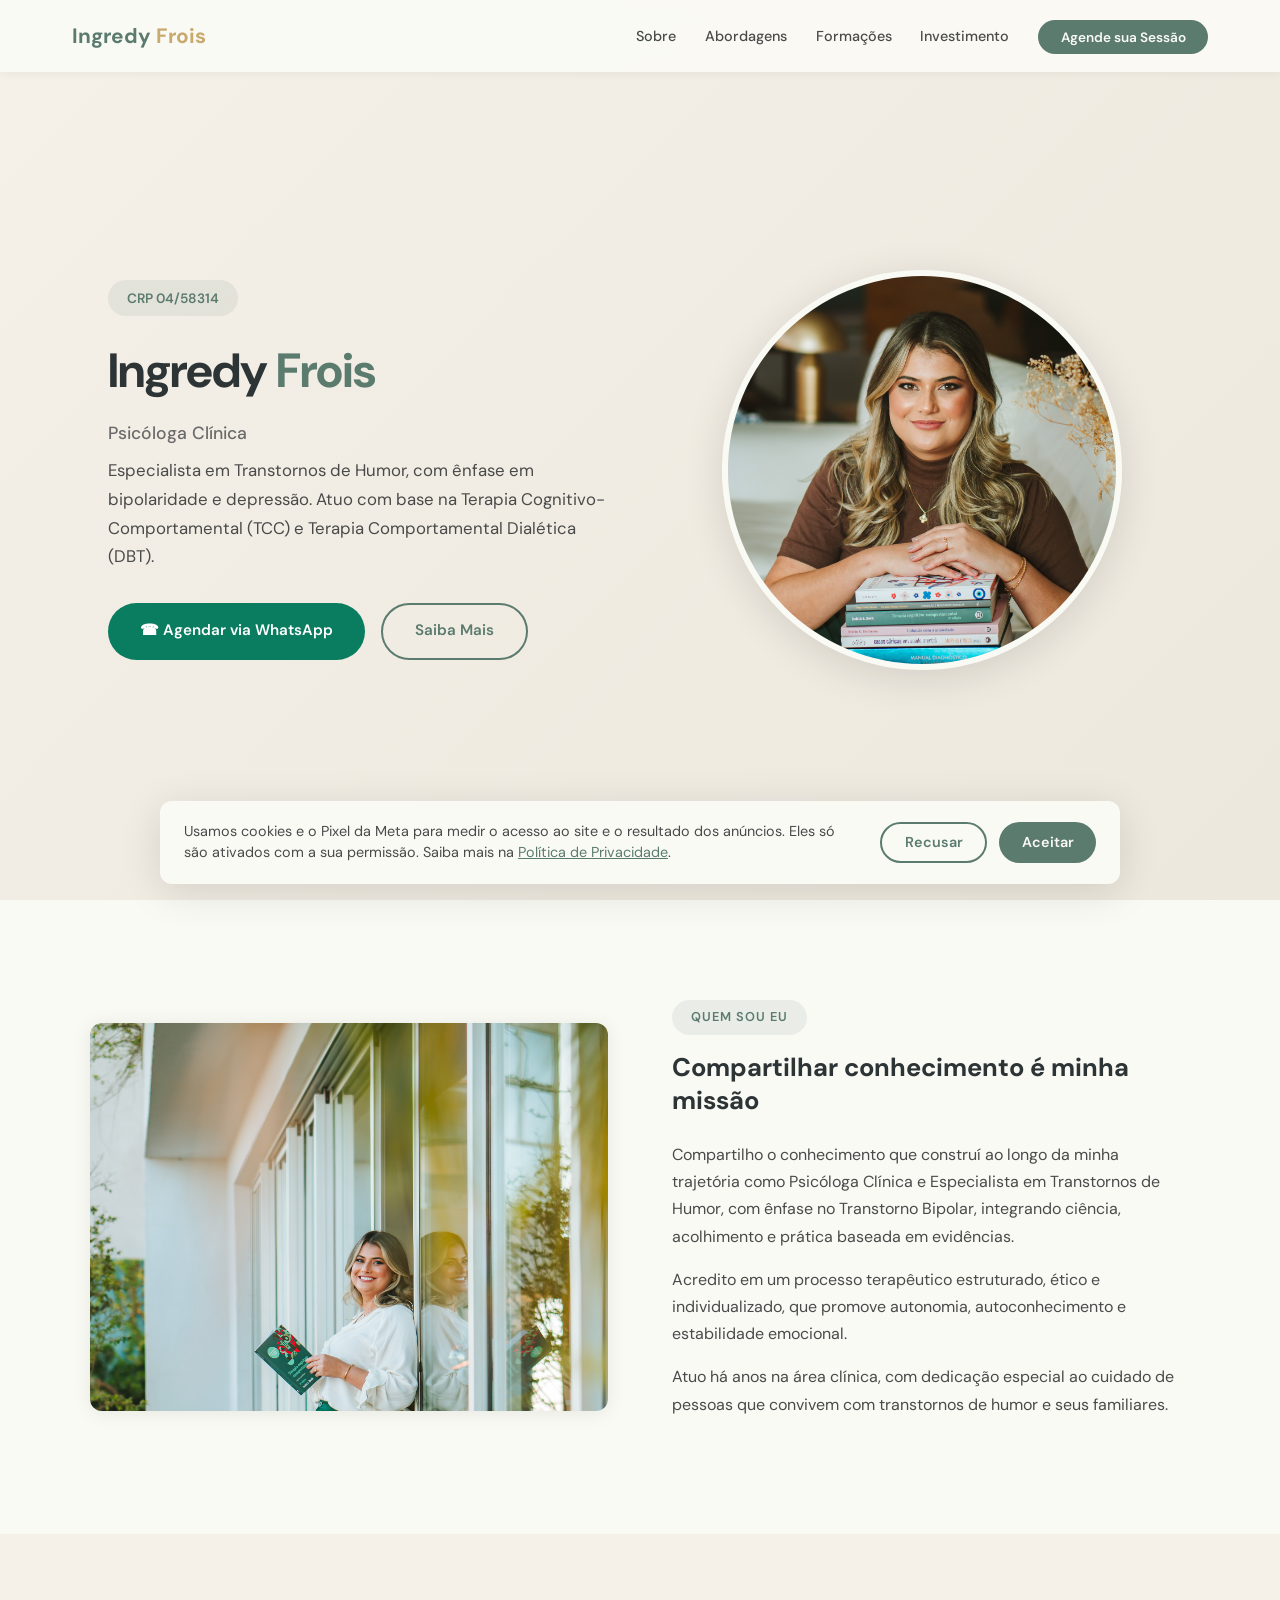
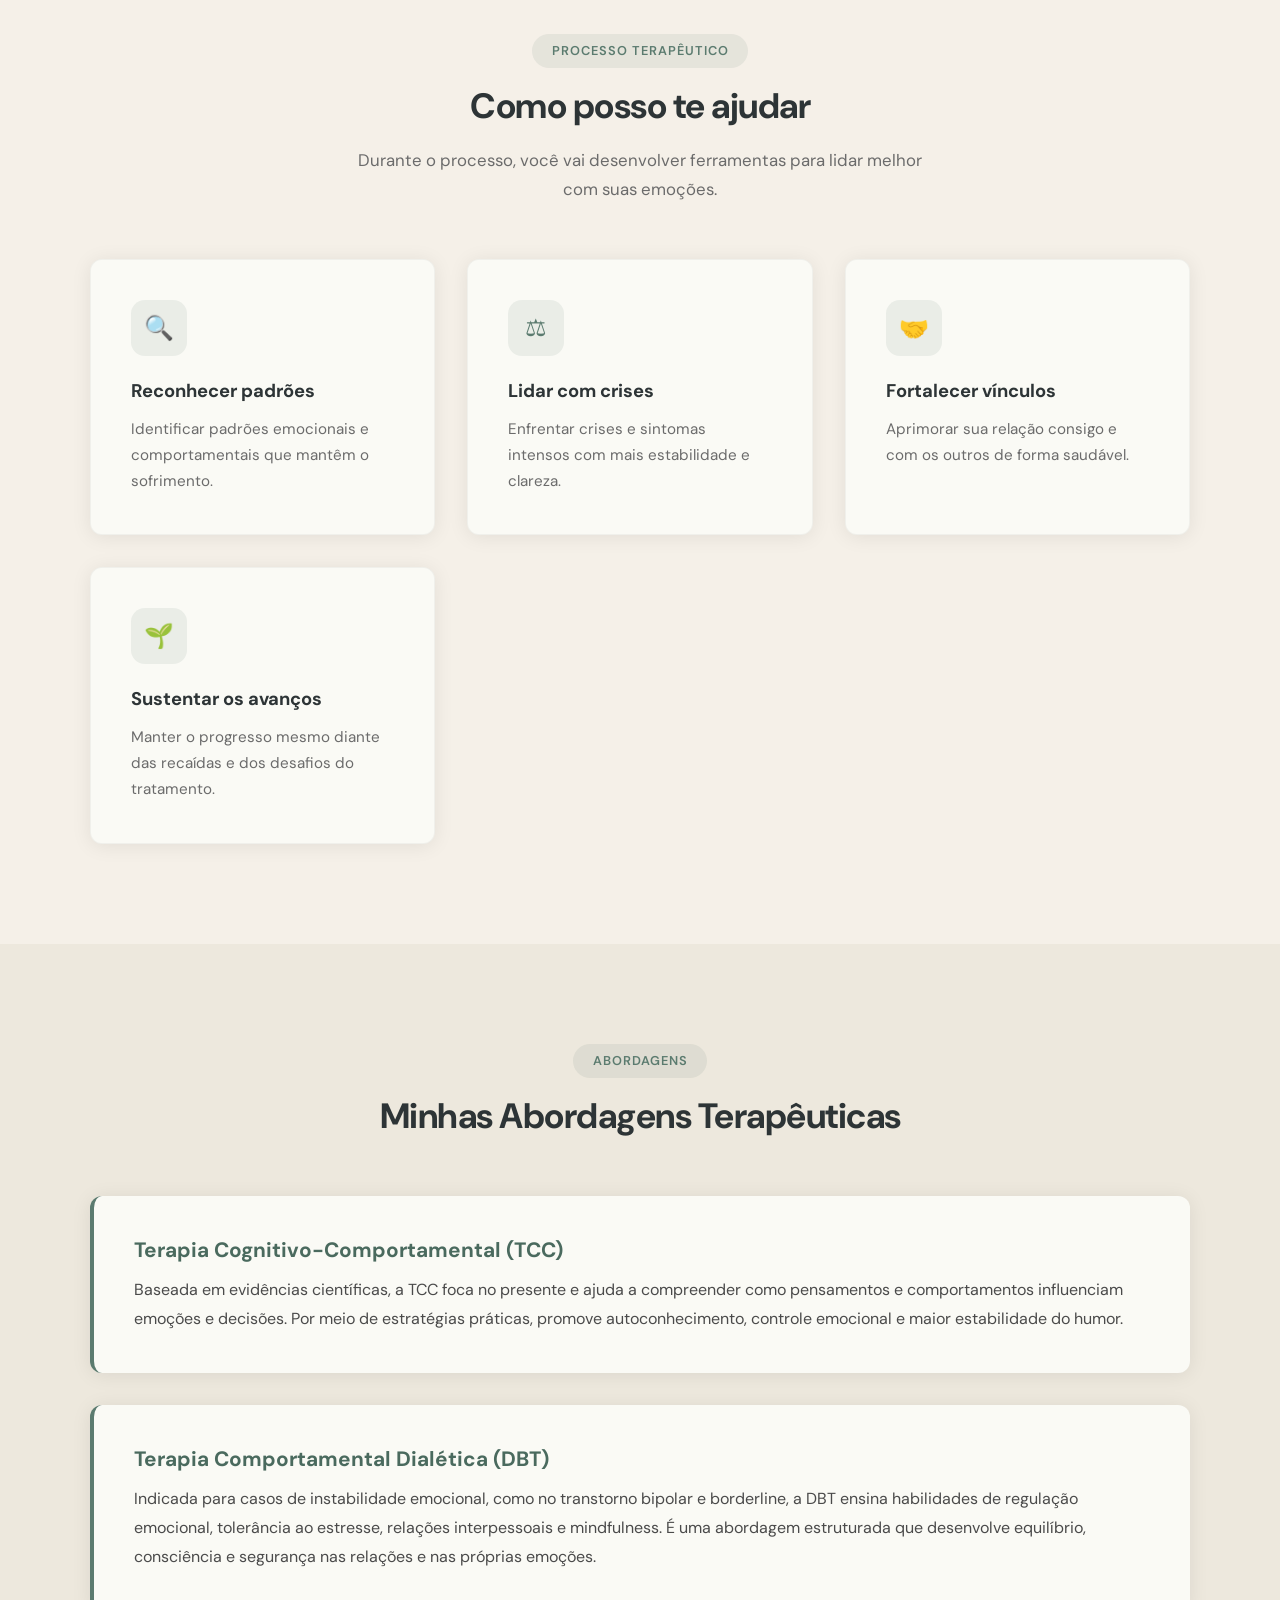
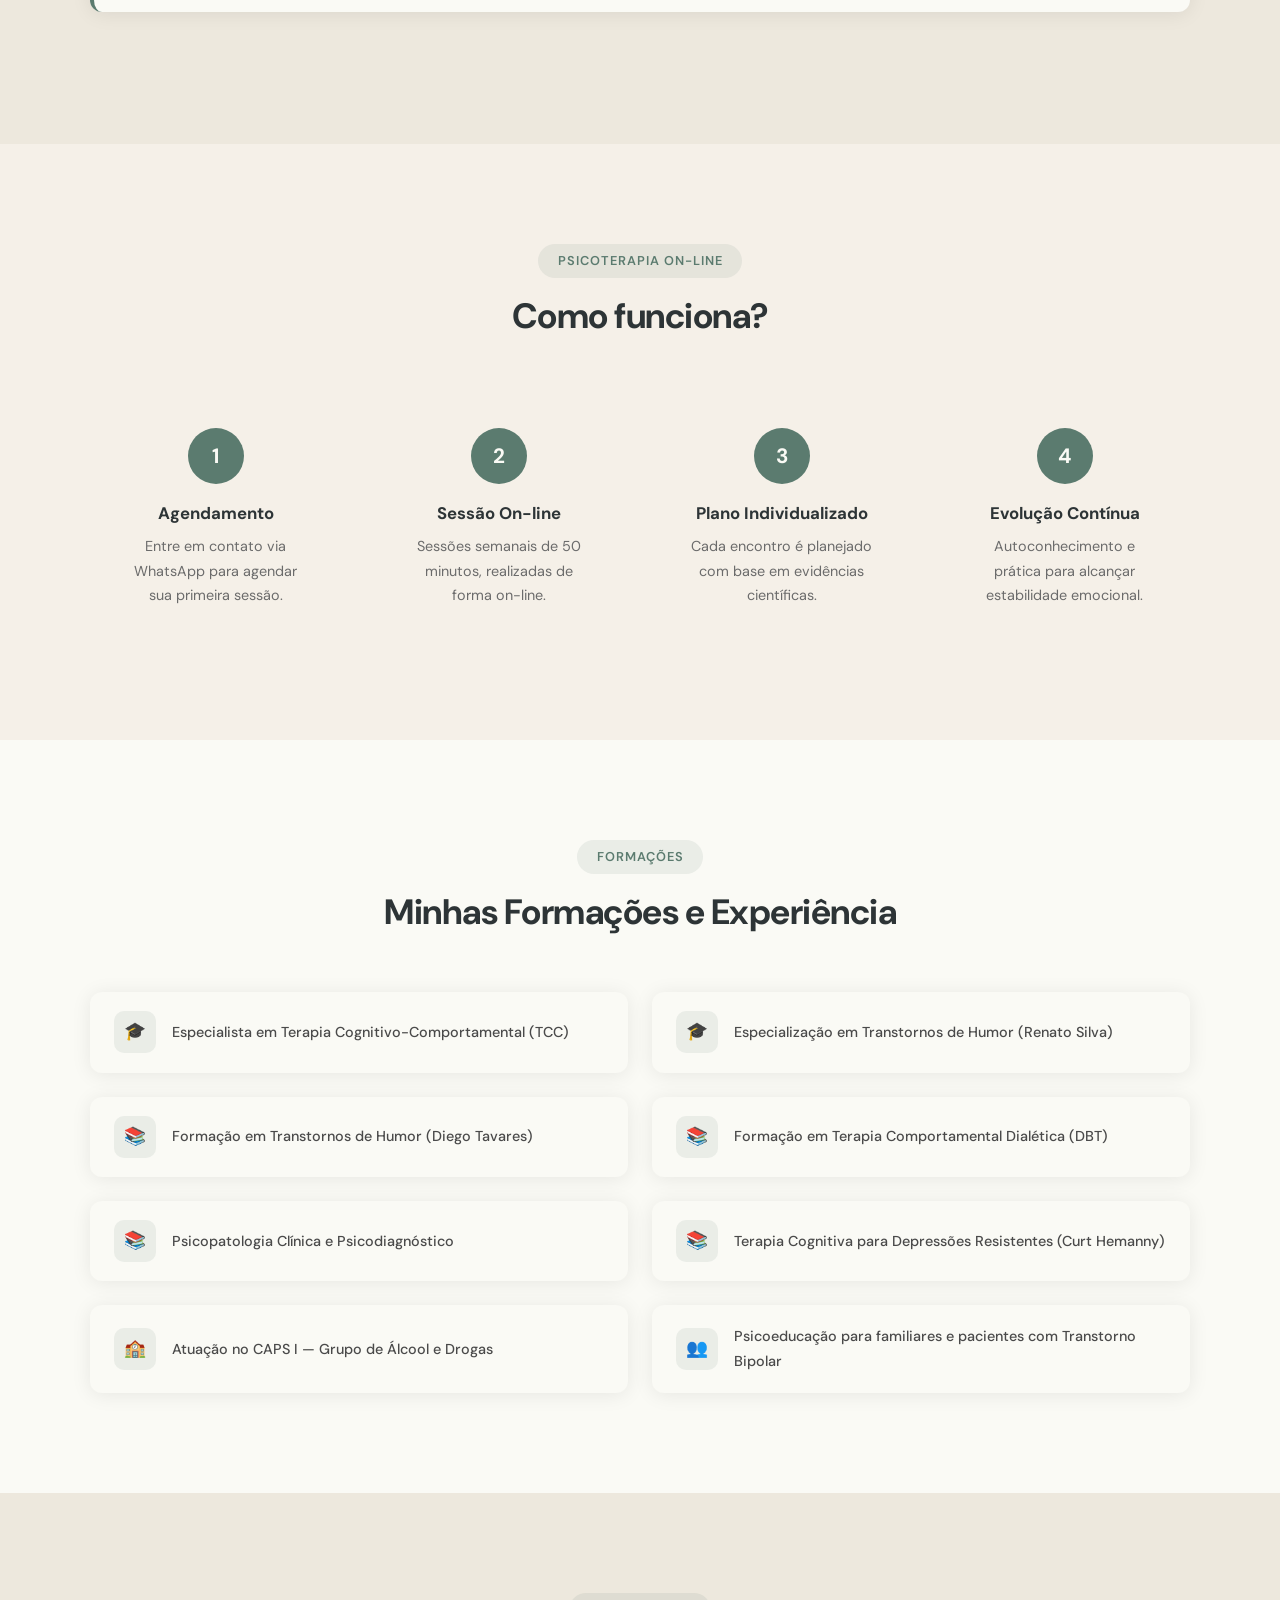
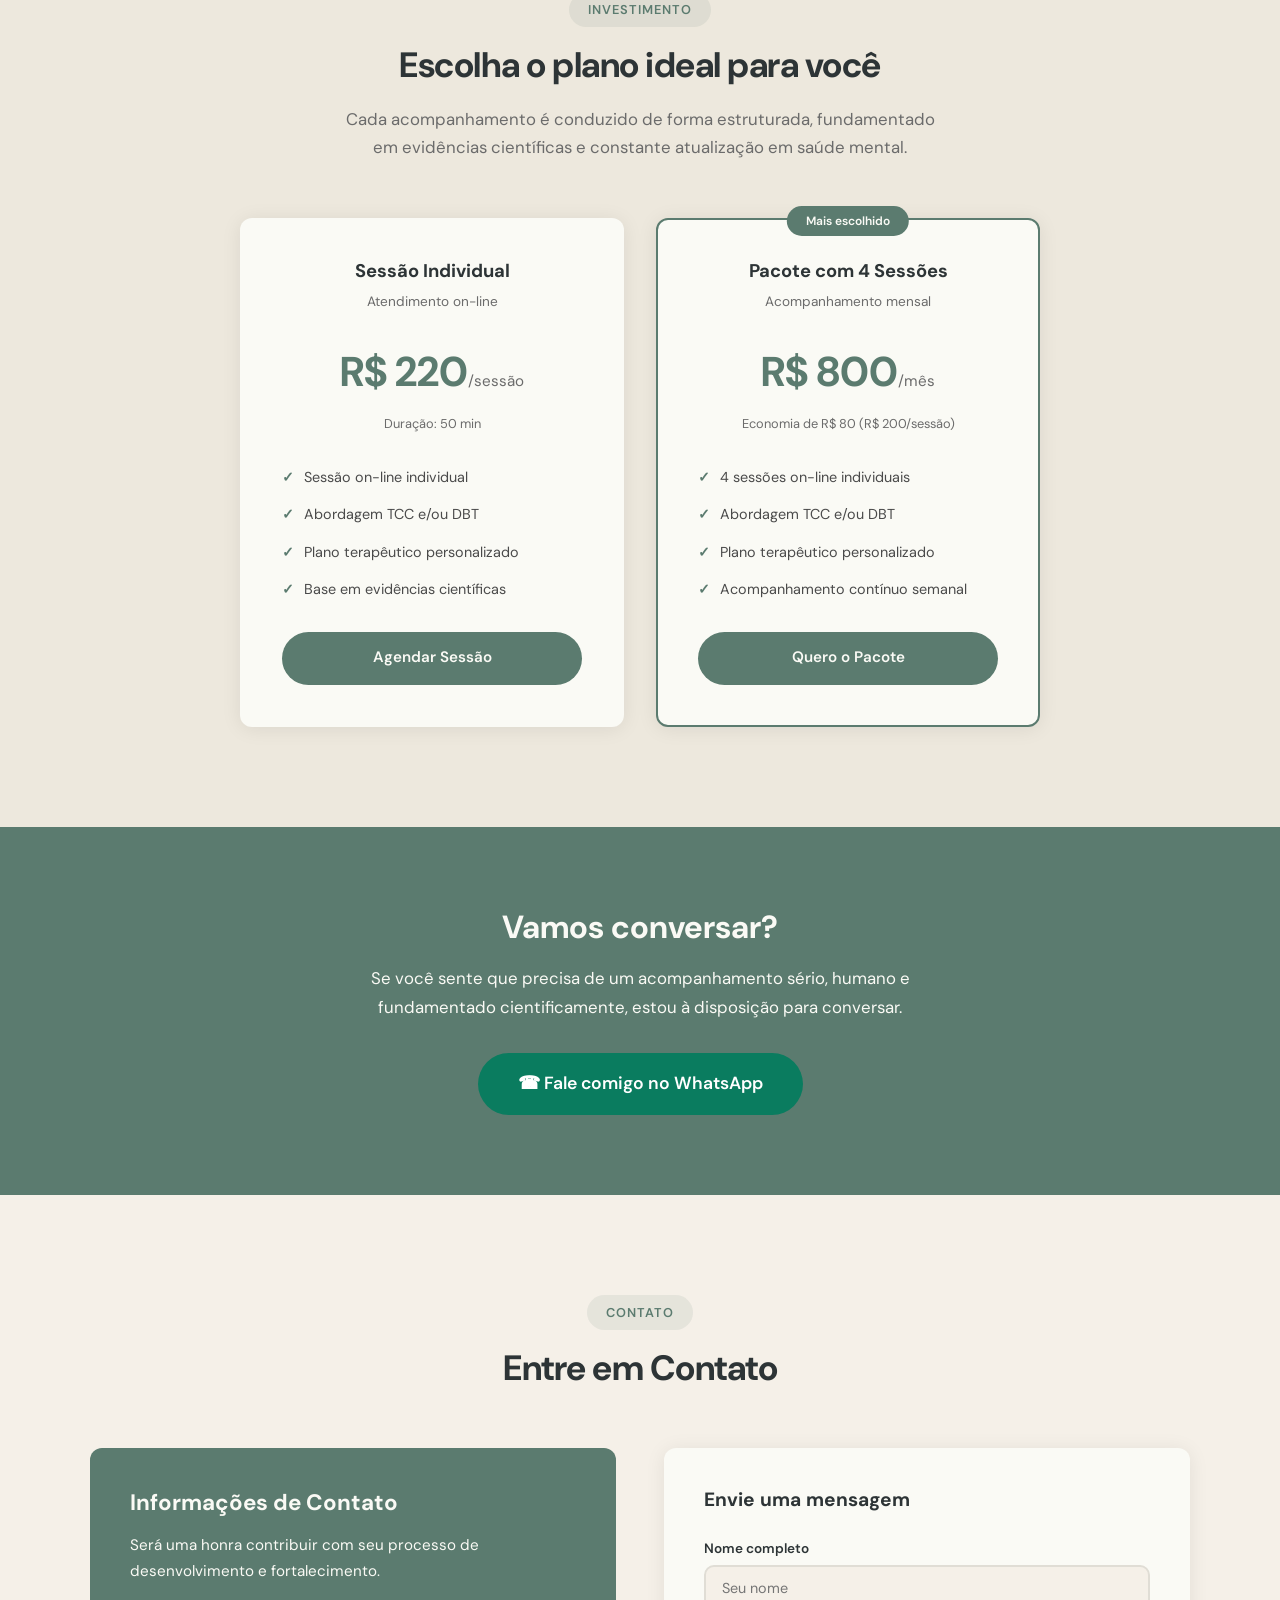
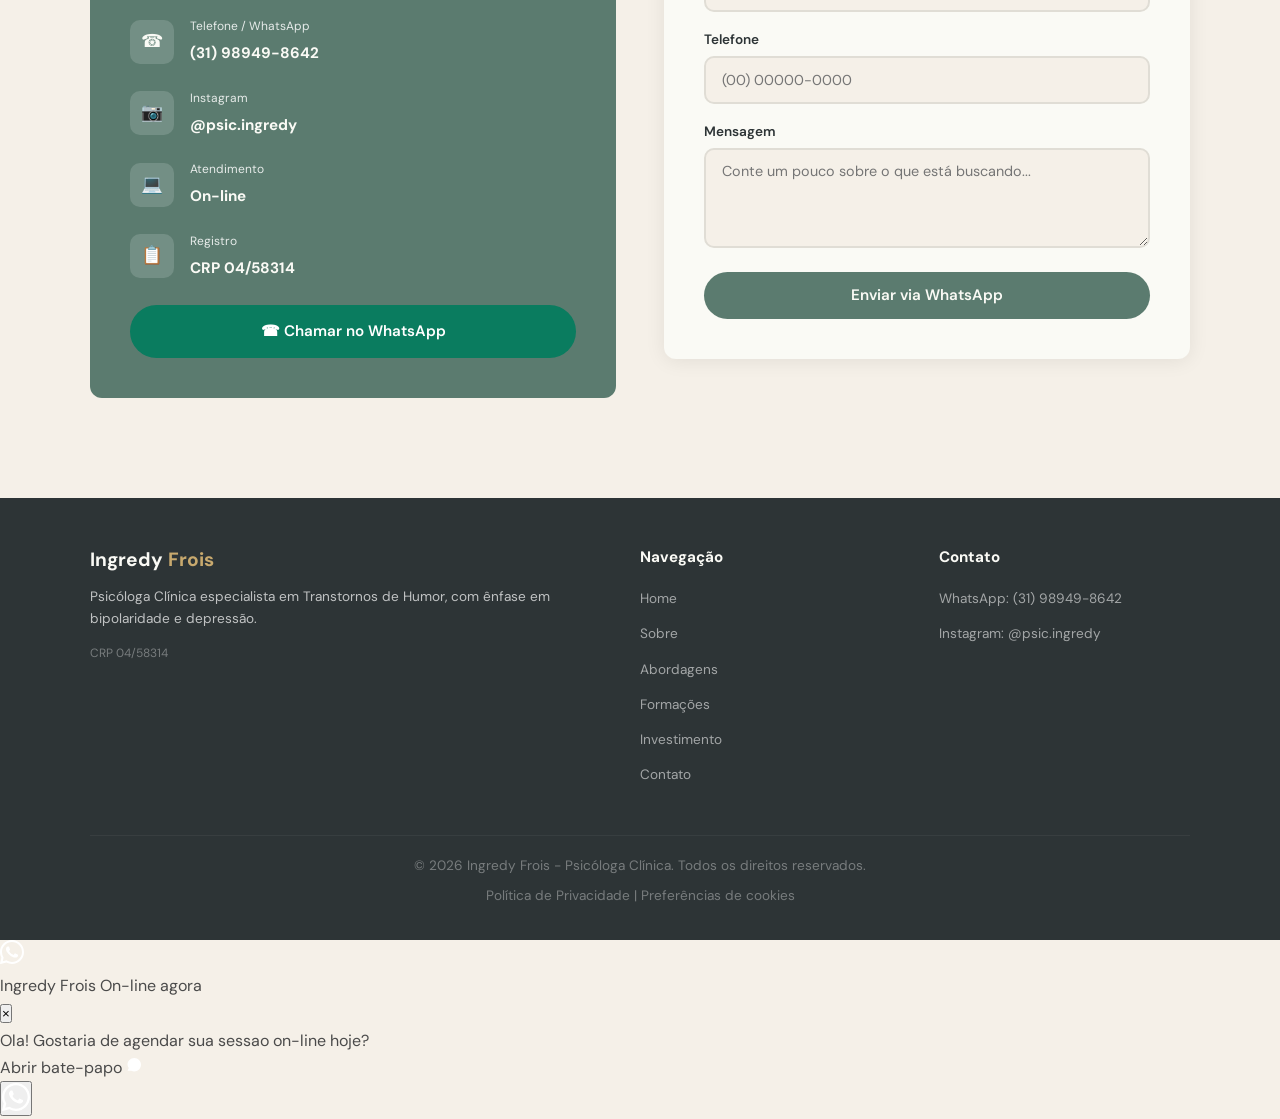
<file: landing-page.html>
<!DOCTYPE html>
<html lang="pt-BR">
<head>
  <meta charset="UTF-8">
  <meta name="viewport" content="width=device-width, initial-scale=1.0">
  <title>Ingredy Frois - Psicóloga Clínica | Especialista em Transtornos de Humor</title>
  <meta name="description" content="Psicóloga clínica especialista em Transtornos de Humor, com ênfase em bipolaridade e depressão. Atendimento on-line com TCC e DBT. Agende sua sessão.">
  <link rel="canonical" href="https://ingredyfrois.com.br/">
  <meta property="og:title" content="Ingredy Frois - Psicóloga Clínica | Especialista em Transtornos de Humor">
  <meta property="og:description" content="Psicóloga clínica especialista em Transtornos de Humor, com ênfase em bipolaridade e depressão. Atendimento on-line com TCC e DBT.">
  <meta property="og:type" content="website">
  <meta property="og:url" content="https://ingredyfrois.com.br/">
  <meta property="og:image" content="https://ingredyfrois.com.br/IMG_4815.JPG.jpeg">
  <meta property="og:locale" content="pt_BR">
  <meta name="twitter:card" content="summary_large_image">
  <link rel="preconnect" href="https://fonts.googleapis.com">
  <link rel="preconnect" href="https://fonts.gstatic.com" crossorigin>
  <link href="https://fonts.googleapis.com/css2?family=DM+Sans:ital,wght@0,400;0,500;0,600;0,700&display=swap" rel="stylesheet">
  <style>
    *, *::before, *::after { margin: 0; padding: 0; box-sizing: border-box; }

    :root {
      --primary: #5B7B6F;
      --primary-dark: #4A6A5E;
      --primary-light: #7A9B8F;
      --accent: #C8A96E;
      --accent-dark: #B0924F;
      --bg: #F5F0E8;
      --bg-alt: #EDE8DD;
      --white: #FAFAF5;
      --dark: #2D3436;
      --text: #4A4A4A;
      --text-light: #6B6B6B;
      --shadow: 0 2px 20px rgba(0,0,0,0.08);
      --shadow-lg: 0 8px 40px rgba(0,0,0,0.12);
      --radius: 12px;
      --transition: all 0.3s ease;
    }

    html { scroll-behavior: smooth; font-size: 16px; }

    body {
      font-family: 'DM Sans', 'Segoe UI', sans-serif;
      background: var(--bg);
      color: var(--text);
      line-height: 1.7;
      overflow-x: hidden;
    }

    body.menu-open { overflow: hidden; }

    a { text-decoration: none; color: inherit; transition: var(--transition); }
    ul { list-style: none; }
    img { max-width: 100%; height: auto; display: block; }
    h1, h2, h3, h4 { color: var(--dark); line-height: 1.3; }

    /* FOCUS VISIBLE */
    *:focus-visible { outline: 3px solid var(--primary); outline-offset: 2px; }
    .btn:focus-visible { outline: 3px solid var(--primary-dark); outline-offset: 3px; }
    .nav__link:focus-visible { outline: 2px solid var(--primary); outline-offset: 4px; border-radius: 4px; }

    /* NAV */
    .header {
      position: fixed; top: 0; left: 0; width: 100%; z-index: 1000;
      background: rgba(250,250,245,0.95); backdrop-filter: blur(10px);
      box-shadow: 0 1px 10px rgba(0,0,0,0.05); transition: var(--transition);
    }
    .header.scrolled { box-shadow: var(--shadow); }
    .nav {
      max-width: 1200px; margin: 0 auto; padding: 0 2rem;
      display: flex; align-items: center; justify-content: space-between; height: 72px;
    }
    .nav__logo { font-size: 1.3rem; font-weight: 700; color: var(--primary); }
    .nav__logo span { color: var(--accent); }
    .nav__links { display: flex; gap: 1.8rem; align-items: center; }
    .nav__link {
      font-size: 0.9rem; font-weight: 500; color: var(--text);
      position: relative; padding: 0.25rem 0;
    }
    .nav__link::after {
      content: ''; position: absolute; bottom: 0; left: 0; width: 0;
      height: 2px; background: var(--primary); transition: var(--transition);
    }
    .nav__link:hover::after { width: 100%; }
    .nav__link:hover { color: var(--primary); }
    .nav__cta {
      background: var(--primary); color: var(--white) !important;
      padding: 0.55rem 1.4rem; border-radius: 50px; font-weight: 600; font-size: 0.85rem;
    }
    .nav__cta::after { display: none; }
    .nav__cta:hover { background: var(--primary-dark); transform: translateY(-1px); }
    .nav__toggle {
      display: none; flex-direction: column; gap: 5px; cursor: pointer; padding: 5px; z-index: 1001;
      background: none; border: none; -webkit-appearance: none; appearance: none;
    }
    .nav__toggle span { width: 25px; height: 2.5px; background: var(--dark); border-radius: 2px; transition: var(--transition); }
    .nav__toggle.active span:nth-child(1) { transform: rotate(45deg) translate(5px, 5px); }
    .nav__toggle.active span:nth-child(2) { opacity: 0; }
    .nav__toggle.active span:nth-child(3) { transform: rotate(-45deg) translate(5px, -5px); }

    .nav__overlay {
      display: none; position: fixed; inset: 0;
      background: rgba(0,0,0,0.5); z-index: 999;
    }
    .nav__overlay.active { display: block; }

    /* BUTTONS */
    .btn {
      display: inline-flex; align-items: center; gap: 0.5rem;
      padding: 0.85rem 2rem; border-radius: 50px; font-weight: 600;
      font-size: 0.95rem; cursor: pointer; border: none;
      transition: var(--transition); font-family: inherit;
    }
    .btn--primary { background: var(--primary); color: var(--white); }
    .btn--primary:hover { background: var(--primary-dark); transform: translateY(-2px); box-shadow: 0 4px 15px rgba(91,123,111,0.3); }
    .btn--outline { background: transparent; color: var(--primary); border: 2px solid var(--primary); }
    .btn--outline:hover { background: var(--primary); color: var(--white); transform: translateY(-2px); }
    .btn--whatsapp { background: #0A7C5F; color: #fff; }
    .btn--whatsapp:hover { background: #086B50; transform: translateY(-2px); box-shadow: 0 4px 15px rgba(10,124,95,0.3); }
    .btn--accent { background: var(--accent); color: #111; }
    .btn--accent:hover { background: var(--accent-dark); transform: translateY(-2px); }
    .btn--full { width: 100%; justify-content: center; }

    /* SECTIONS */
    .section { padding: 100px 2rem; }
    .section--alt { background: var(--bg-alt); }
    .section--white { background: var(--white); }
    .container { max-width: 1100px; margin: 0 auto; }
    .section-header { text-align: center; margin-bottom: 3.5rem; }
    .tag {
      display: inline-block; background: rgba(91,123,111,0.1); color: var(--primary);
      padding: 0.4rem 1.2rem; border-radius: 50px; font-size: 0.8rem;
      font-weight: 600; margin-bottom: 1rem; text-transform: uppercase; letter-spacing: 1px;
    }
    .section-title { font-size: 2.2rem; font-weight: 700; margin-bottom: 1rem; letter-spacing: -0.5px; }
    .section-subtitle { font-size: 1.05rem; color: var(--text-light); max-width: 600px; margin: 0 auto; }

    /* HERO */
    .hero {
      min-height: 100vh; display: flex; align-items: center;
      padding: 100px 2rem 60px;
      background: linear-gradient(135deg, var(--bg) 0%, var(--bg-alt) 100%);
    }
    .hero__grid {
      max-width: 1200px; margin: 0 auto;
      display: grid; grid-template-columns: 1fr 1fr; gap: 4rem; align-items: center;
    }
    .hero__tag {
      display: inline-block; background: rgba(91,123,111,0.1); color: var(--primary);
      padding: 0.4rem 1.2rem; border-radius: 50px; font-size: 0.85rem;
      font-weight: 600; margin-bottom: 1.5rem;
    }
    .hero__title { font-size: 3rem; font-weight: 700; margin-bottom: 1rem; letter-spacing: -1px; }
    .hero__title span { color: var(--primary); }
    .hero__subtitle { font-size: 1.1rem; color: var(--text-light); margin-bottom: 0.5rem; font-weight: 500; }
    .hero__desc { font-size: 1.05rem; margin-bottom: 2rem; max-width: 500px; }
    .hero__buttons { display: flex; gap: 1rem; flex-wrap: wrap; }
    .hero__img { display: flex; justify-content: center; }
    .hero__img img {
      width: 400px; height: 400px; object-fit: cover; border-radius: 50%;
      box-shadow: var(--shadow-lg); border: 6px solid var(--white);
    }

    /* GRID 2 COLS */
    .grid-2 { display: grid; grid-template-columns: 1fr 1fr; gap: 4rem; align-items: center; }
    .grid-2 img { border-radius: var(--radius); box-shadow: var(--shadow); }
    .grid-2 h3 { font-size: 1.6rem; margin-bottom: 1.5rem; }
    .grid-2 p { margin-bottom: 1rem; }

    /* CARDS */
    .cards { display: grid; grid-template-columns: repeat(auto-fit, minmax(280px, 1fr)); gap: 2rem; }
    .card {
      background: var(--white); border-radius: var(--radius); padding: 2.5rem;
      box-shadow: var(--shadow); transition: var(--transition); border: 1px solid rgba(0,0,0,0.04);
    }
    .card:hover { transform: translateY(-4px); box-shadow: var(--shadow-lg); }
    .card__icon {
      width: 56px; height: 56px; background: rgba(91,123,111,0.1); border-radius: 14px;
      display: flex; align-items: center; justify-content: center; font-size: 1.5rem;
      margin-bottom: 1.5rem; color: var(--primary);
    }
    .card__title { font-size: 1.15rem; font-weight: 700; margin-bottom: 0.8rem; }
    .card__text { color: var(--text-light); font-size: 0.95rem; }

    /* APPROACH */
    .approach {
      background: var(--white); border-radius: var(--radius); padding: 2.5rem;
      box-shadow: var(--shadow); border-left: 4px solid var(--primary); margin-bottom: 2rem;
    }
    .approach h3 { font-size: 1.3rem; font-weight: 700; margin-bottom: 0.8rem; color: var(--primary-dark); }
    .approach p { line-height: 1.8; }

    /* STEPS */
    .steps { display: grid; grid-template-columns: repeat(auto-fit, minmax(220px, 1fr)); gap: 2rem; }
    .step { text-align: center; padding: 2rem; }
    .step__num {
      width: 56px; height: 56px; background: var(--primary); color: var(--white);
      border-radius: 50%; display: flex; align-items: center; justify-content: center;
      font-size: 1.3rem; font-weight: 700; margin: 0 auto 1.2rem;
    }
    .step h4 { font-size: 1.05rem; font-weight: 700; margin-bottom: 0.6rem; }
    .step p { color: var(--text-light); font-size: 0.9rem; }

    /* QUALIFICATIONS */
    .quals { display: grid; grid-template-columns: 1fr 1fr; gap: 1.5rem; }
    .qual {
      display: flex; align-items: center; gap: 1rem; padding: 1.2rem 1.5rem;
      background: var(--white); border-radius: var(--radius); box-shadow: var(--shadow);
    }
    .qual__icon {
      width: 42px; height: 42px; min-width: 42px; background: rgba(91,123,111,0.1);
      border-radius: 10px; display: flex; align-items: center; justify-content: center;
      color: var(--primary); font-size: 1.1rem;
    }
    .qual p { font-size: 0.9rem; font-weight: 500; }

    /* PRICING */
    .pricing { display: grid; grid-template-columns: 1fr 1fr; gap: 2rem; max-width: 800px; margin: 0 auto; }
    .price-card {
      background: var(--white); border-radius: var(--radius); padding: 2.5rem;
      box-shadow: var(--shadow); text-align: center; transition: var(--transition);
      border: 2px solid transparent; position: relative;
    }
    .price-card:hover { transform: translateY(-4px); box-shadow: var(--shadow-lg); }
    .price-card--pop { border-color: var(--primary); }
    .price-card--pop::before {
      content: 'Mais escolhido'; position: absolute; top: -14px; left: 50%;
      transform: translateX(-50%); background: var(--primary); color: var(--white);
      padding: 0.3rem 1.2rem; border-radius: 50px; font-size: 0.75rem; font-weight: 600;
    }
    .price-card h3 { font-size: 1.15rem; font-weight: 700; margin-bottom: 0.4rem; }
    .price-card .desc { color: var(--text-light); font-size: 0.85rem; margin-bottom: 1.5rem; }
    .price-card .price { font-size: 2.6rem; font-weight: 700; color: var(--primary); margin-bottom: 0.3rem; }
    .price-card .price small { font-size: 0.95rem; font-weight: 400; color: var(--text-light); }
    .price-card .info { color: var(--text-light); font-size: 0.8rem; margin-bottom: 1.5rem; }
    .price-card ul { text-align: left; margin-bottom: 1.5rem; }
    .price-card li {
      padding: 0.4rem 0; font-size: 0.9rem; display: flex; align-items: center; gap: 0.6rem;
    }
    .price-card li::before { content: '\2713'; color: var(--primary); font-weight: 700; }

    /* CONTACT */
    .contact-grid { display: grid; grid-template-columns: 1fr 1fr; gap: 3rem; align-items: start; }
    .contact-box {
      padding: 2.5rem; background: var(--primary); border-radius: var(--radius); color: var(--white);
    }
    .contact-box h3 { color: var(--white); font-size: 1.4rem; margin-bottom: 1rem; }
    .contact-box > p { opacity: 1; margin-bottom: 2rem; font-size: 0.95rem; }
    .c-item { display: flex; align-items: center; gap: 1rem; margin-bottom: 1.3rem; }
    .c-item__icon {
      width: 44px; height: 44px; min-width: 44px; background: rgba(255,255,255,0.15);
      border-radius: 10px; display: flex; align-items: center; justify-content: center; font-size: 1.1rem;
    }
    .c-item small { font-size: 0.75rem; opacity: 1; color: rgba(255,255,255,0.85); display: block; margin-bottom: 0.15rem; }
    .c-item strong { font-size: 0.95rem; }
    .contact-box__cta { margin-top: 1.5rem; }
    .contact-form-box {
      background: var(--white); border-radius: var(--radius); padding: 2.5rem; box-shadow: var(--shadow);
    }
    .contact-form-box h3 { font-size: 1.2rem; margin-bottom: 1.5rem; }
    .fg { margin-bottom: 1rem; }
    .fg label { display: block; font-size: 0.85rem; font-weight: 600; margin-bottom: 0.3rem; color: var(--dark); }
    .fg input, .fg textarea {
      width: 100%; padding: 0.8rem 1rem; border: 2px solid #e0ddd5; border-radius: 10px;
      font-family: inherit; font-size: 0.9rem; transition: var(--transition); background: var(--bg);
    }
    .fg input:focus, .fg textarea:focus { outline: none; border-color: var(--primary); background: var(--white); }
    .fg textarea { height: 100px; resize: vertical; }

    /* CTA */
    .cta {
      background: var(--primary); color: var(--white); text-align: center; padding: 80px 2rem;
    }
    .cta h2 { color: var(--white); font-size: 2rem; margin-bottom: 1rem; }
    .cta p {
      opacity: 1; font-size: 1.05rem; max-width: 600px;
      margin: 0 auto 2rem;
    }
    .cta .btn--whatsapp { font-size: 1.1rem; padding: 1rem 2.5rem; }

    /* FLOATING WHATSAPP */
    .floating-whatsapp {
      position: fixed; bottom: 24px; right: 24px; width: 60px; height: 60px;
      background: #0A7C5F; color: #fff; border-radius: 50%;
      display: flex; align-items: center; justify-content: center;
      font-size: 1.8rem; box-shadow: 0 4px 20px rgba(10,124,95,0.4);
      z-index: 998; transition: var(--transition); text-decoration: none;
    }
    .floating-whatsapp:hover { transform: scale(1.1); box-shadow: 0 6px 25px rgba(10,124,95,0.5); }

    /* FOOTER */
    .footer { background: var(--dark); color: rgba(255,255,255,0.7); padding: 50px 2rem 25px; }
    .footer__grid { max-width: 1100px; margin: 0 auto; display: grid; grid-template-columns: 2fr 1fr 1fr; gap: 3rem; }
    .footer h3 { color: var(--white); font-size: 1.2rem; margin-bottom: 0.8rem; }
    .footer h3 span { color: var(--accent); }
    .footer h4 { color: var(--white); font-size: 0.95rem; margin-bottom: 1rem; }
    .footer p { font-size: 0.85rem; line-height: 1.6; margin-bottom: 0.5rem; }
    .footer small { font-size: 0.75rem; opacity: 0.5; }
    .footer ul li { margin-bottom: 0.5rem; }
    .footer ul a { font-size: 0.85rem; opacity: 0.8; }
    .footer ul a:hover { opacity: 1; color: var(--accent); }
    .footer__bottom {
      max-width: 1100px; margin: 2.5rem auto 0; padding-top: 1.2rem;
      border-top: 1px solid rgba(255,255,255,0.1); text-align: center;
      font-size: 0.8rem; opacity: 0.5;
    }

    /* ANIMATIONS */
    .fade-in { opacity: 0; transform: translateY(30px); transition: opacity 0.6s ease, transform 0.6s ease; }
    .fade-in.visible { opacity: 1; transform: translateY(0); }

    /* REDUCED MOTION */
    @media (prefers-reduced-motion: reduce) {
      *, *::before, *::after {
        animation-duration: 0.01ms !important;
        animation-iteration-count: 1 !important;
        transition-duration: 0.01ms !important;
        scroll-behavior: auto !important;
      }
      .fade-in { opacity: 1; transform: none; }
    }

    /* RESPONSIVE */
    @media (max-width: 968px) {
      .hero__grid, .grid-2, .contact-grid { grid-template-columns: 1fr; text-align: center; }
      .hero__title { font-size: 2.4rem; }
      .hero__desc { margin: 0 auto 2rem; }
      .hero__buttons { justify-content: center; }
      .hero__img { order: -1; }
      .hero__img img { width: 280px; height: 280px; }
      .quals { grid-template-columns: 1fr; }
      .footer__grid { grid-template-columns: 1fr; gap: 2rem; }
    }

    @media (max-width: 768px) {
      .nav__links {
        position: fixed; top: 0; right: -100%; width: 280px; height: 100vh;
        background: var(--white); flex-direction: column; padding: 90px 2rem 2rem;
        gap: 1.5rem; box-shadow: var(--shadow-lg); transition: right 0.3s ease;
      }
      .nav__links.active { right: 0; }
      .nav__toggle { display: flex; }
      .hero { min-height: auto; padding: 110px 1.5rem 50px; }
      .hero__title { font-size: 2rem; }
      .section { padding: 60px 1.5rem; }
      .section-title { font-size: 1.8rem; }
      .pricing, .cards { grid-template-columns: 1fr; }
      .cta h2 { font-size: 1.6rem; }
    }

    @media (max-width: 480px) {
      .hero__title { font-size: 1.7rem; }
      .hero__img img { width: 220px; height: 220px; }
      .btn { padding: 0.75rem 1.5rem; font-size: 0.9rem; }
      .hero__buttons { flex-direction: column; align-items: center; }
    }
  </style>
  <link rel="stylesheet" href="css/consent.css?v=1">
</head>
<body>

  <!-- NAV -->
  <header class="header" id="top">
    <nav class="nav">
      <a href="#top" class="nav__logo">Ingredy <span>Frois</span></a>
      <ul class="nav__links">
        <li><a href="#sobre" class="nav__link">Sobre</a></li>
        <li><a href="#abordagens" class="nav__link">Abordagens</a></li>
        <li><a href="#formacoes" class="nav__link">Formações</a></li>
        <li><a href="#investimento" class="nav__link">Investimento</a></li>
        <li><a href="#contato" class="nav__link nav__cta">Agende sua Sessão</a></li>
      </ul>
      <button class="nav__toggle" aria-label="Abrir menu" aria-expanded="false"><span></span><span></span><span></span></button>
    </nav>
    <div class="nav__overlay"></div>
  </header>

  <!-- HERO -->
  <section class="hero" id="hero">
    <div class="hero__grid">
      <div>
        <span class="hero__tag">CRP 04/58314</span>
        <h1 class="hero__title">Ingredy <span>Frois</span></h1>
        <p class="hero__subtitle">Psicóloga Clínica</p>
        <p class="hero__desc">
          Especialista em Transtornos de Humor, com ênfase em bipolaridade e depressão.
          Atuo com base na Terapia Cognitivo-Comportamental (TCC) e Terapia Comportamental Dialética (DBT).
        </p>
        <div class="hero__buttons">
          <a href="https://wa.me/5531989498642?text=Ol%C3%A1%2C%20gostaria%20de%20agendar%20uma%20sess%C3%A3o." data-cta="whatsapp" data-location="lp-topo" class="btn btn--whatsapp" target="_blank" rel="noopener">&#9742; Agendar via WhatsApp</a>
          <a href="#sobre" class="btn btn--outline">Saiba Mais</a>
        </div>
      </div>
      <div class="hero__img">
        <img src="IMG_4815.JPG.jpeg" alt="Ingredy Frois - Psicóloga Clínica" width="400" height="400" fetchpriority="high">
      </div>
    </div>
  </section>

  <!-- SOBRE -->
  <section class="section section--white" id="sobre">
    <div class="container">
      <div class="grid-2 fade-in">
        <div>
          <img src="IMG_4668.JPG.jpeg" alt="Ingredy Frois em atendimento" width="530" height="400" loading="lazy">
        </div>
        <div>
          <span class="tag">Quem sou eu</span>
          <h3>Compartilhar conhecimento é minha missão</h3>
          <p>
            Compartilho o conhecimento que construí ao longo da minha trajetória como Psicóloga Clínica
            e Especialista em Transtornos de Humor, com ênfase no Transtorno Bipolar, integrando ciência,
            acolhimento e prática baseada em evidências.
          </p>
          <p>
            Acredito em um processo terapêutico estruturado, ético e individualizado, que promove
            autonomia, autoconhecimento e estabilidade emocional.
          </p>
          <p>
            Atuo há anos na área clínica, com dedicação especial ao cuidado de pessoas que convivem
            com transtornos de humor e seus familiares.
          </p>
        </div>
      </div>
    </div>
  </section>

  <!-- O QUE VOCÊ APRENDE -->
  <section class="section" id="resultados">
    <div class="container">
      <div class="section-header fade-in">
        <span class="tag">Processo Terapêutico</span>
        <h2 class="section-title">Como posso te ajudar</h2>
        <p class="section-subtitle">Durante o processo, você vai desenvolver ferramentas para lidar melhor com suas emoções.</p>
      </div>
      <div class="cards fade-in">
        <div class="card">
          <div class="card__icon">&#128269;</div>
          <h3 class="card__title">Reconhecer padrões</h3>
          <p class="card__text">Identificar padrões emocionais e comportamentais que mantêm o sofrimento.</p>
        </div>
        <div class="card">
          <div class="card__icon">&#9878;</div>
          <h3 class="card__title">Lidar com crises</h3>
          <p class="card__text">Enfrentar crises e sintomas intensos com mais estabilidade e clareza.</p>
        </div>
        <div class="card">
          <div class="card__icon">&#129309;</div>
          <h3 class="card__title">Fortalecer vínculos</h3>
          <p class="card__text">Aprimorar sua relação consigo e com os outros de forma saudável.</p>
        </div>
        <div class="card">
          <div class="card__icon">&#127793;</div>
          <h3 class="card__title">Sustentar os avanços</h3>
          <p class="card__text">Manter o progresso mesmo diante das recaídas e dos desafios do tratamento.</p>
        </div>
      </div>
    </div>
  </section>

  <!-- ABORDAGENS -->
  <section class="section section--alt" id="abordagens">
    <div class="container">
      <div class="section-header fade-in">
        <span class="tag">Abordagens</span>
        <h2 class="section-title">Minhas Abordagens Terapêuticas</h2>
      </div>
      <div class="fade-in">
        <div class="approach">
          <h3>Terapia Cognitivo-Comportamental (TCC)</h3>
          <p>Baseada em evidências científicas, a TCC foca no presente e ajuda a compreender como pensamentos e comportamentos influenciam emoções e decisões. Por meio de estratégias práticas, promove autoconhecimento, controle emocional e maior estabilidade do humor.</p>
        </div>
        <div class="approach">
          <h3>Terapia Comportamental Dialética (DBT)</h3>
          <p>Indicada para casos de instabilidade emocional, como no transtorno bipolar e borderline, a DBT ensina habilidades de regulação emocional, tolerância ao estresse, relações interpessoais e mindfulness. É uma abordagem estruturada que desenvolve equilíbrio, consciência e segurança nas relações e nas próprias emoções.</p>
        </div>
      </div>
    </div>
  </section>

  <!-- COMO FUNCIONA -->
  <section class="section">
    <div class="container">
      <div class="section-header fade-in">
        <span class="tag">Psicoterapia On-line</span>
        <h2 class="section-title">Como funciona?</h2>
      </div>
      <div class="steps fade-in">
        <div class="step">
          <div class="step__num">1</div>
          <h4>Agendamento</h4>
          <p>Entre em contato via WhatsApp para agendar sua primeira sessão.</p>
        </div>
        <div class="step">
          <div class="step__num">2</div>
          <h4>Sessão On-line</h4>
          <p>Sessões semanais de 50 minutos, realizadas de forma on-line.</p>
        </div>
        <div class="step">
          <div class="step__num">3</div>
          <h4>Plano Individualizado</h4>
          <p>Cada encontro é planejado com base em evidências científicas.</p>
        </div>
        <div class="step">
          <div class="step__num">4</div>
          <h4>Evolução Contínua</h4>
          <p>Autoconhecimento e prática para alcançar estabilidade emocional.</p>
        </div>
      </div>
    </div>
  </section>

  <!-- FORMAÇÕES -->
  <section class="section section--white" id="formacoes">
    <div class="container">
      <div class="section-header fade-in">
        <span class="tag">Formações</span>
        <h2 class="section-title">Minhas Formações e Experiência</h2>
      </div>
      <div class="quals fade-in">
        <div class="qual"><div class="qual__icon">&#127891;</div><p>Especialista em Terapia Cognitivo-Comportamental (TCC)</p></div>
        <div class="qual"><div class="qual__icon">&#127891;</div><p>Especialização em Transtornos de Humor (Renato Silva)</p></div>
        <div class="qual"><div class="qual__icon">&#128218;</div><p>Formação em Transtornos de Humor (Diego Tavares)</p></div>
        <div class="qual"><div class="qual__icon">&#128218;</div><p>Formação em Terapia Comportamental Dialética (DBT)</p></div>
        <div class="qual"><div class="qual__icon">&#128218;</div><p>Psicopatologia Clínica e Psicodiagnóstico</p></div>
        <div class="qual"><div class="qual__icon">&#128218;</div><p>Terapia Cognitiva para Depressões Resistentes (Curt Hemanny)</p></div>
        <div class="qual"><div class="qual__icon">&#127979;</div><p>Atuação no CAPS I &mdash; Grupo de Álcool e Drogas</p></div>
        <div class="qual"><div class="qual__icon">&#128101;</div><p>Psicoeducação para familiares e pacientes com Transtorno Bipolar</p></div>
      </div>
    </div>
  </section>

  <!-- INVESTIMENTO -->
  <section class="section section--alt" id="investimento">
    <div class="container">
      <div class="section-header fade-in">
        <span class="tag">Investimento</span>
        <h2 class="section-title">Escolha o plano ideal para você</h2>
        <p class="section-subtitle">Cada acompanhamento é conduzido de forma estruturada, fundamentado em evidências científicas e constante atualização em saúde mental.</p>
      </div>
      <div class="pricing fade-in">
        <div class="price-card">
          <h3>Sessão Individual</h3>
          <p class="desc">Atendimento on-line</p>
          <p class="price">R$ 220<small>/sessão</small></p>
          <p class="info">Duração: 50 min</p>
          <ul>
            <li>Sessão on-line individual</li>
            <li>Abordagem TCC e/ou DBT</li>
            <li>Plano terapêutico personalizado</li>
            <li>Base em evidências científicas</li>
          </ul>
          <a href="https://wa.me/5531989498642?text=Ol%C3%A1%2C%20gostaria%20de%20agendar%20uma%20sess%C3%A3o%20individual." data-cta="whatsapp" data-location="lp-sessao-individual" class="btn btn--primary btn--full" target="_blank" rel="noopener">Agendar Sessão</a>
        </div>
        <div class="price-card price-card--pop">
          <h3>Pacote com 4 Sessões</h3>
          <p class="desc">Acompanhamento mensal</p>
          <p class="price">R$ 800<small>/mês</small></p>
          <p class="info">Economia de R$ 80 (R$ 200/sessão)</p>
          <ul>
            <li>4 sessões on-line individuais</li>
            <li>Abordagem TCC e/ou DBT</li>
            <li>Plano terapêutico personalizado</li>
            <li>Acompanhamento contínuo semanal</li>
          </ul>
          <a href="https://wa.me/5531989498642?text=Ol%C3%A1%2C%20gostaria%20de%20saber%20mais%20sobre%20o%20pacote%20de%204%20sess%C3%B5es." data-cta="whatsapp" data-location="lp-pacote-4-sessoes" class="btn btn--primary btn--full" target="_blank" rel="noopener">Quero o Pacote</a>
        </div>
      </div>
    </div>
  </section>

  <!-- CTA -->
  <section class="cta">
    <h2>Vamos conversar?</h2>
    <p>Se você sente que precisa de um acompanhamento sério, humano e fundamentado cientificamente, estou à disposição para conversar.</p>
    <a href="https://wa.me/5531989498642?text=Ol%C3%A1%2C%20gostaria%20de%20agendar%20uma%20sess%C3%A3o." data-cta="whatsapp" data-location="lp-chamada-final" class="btn btn--whatsapp" target="_blank" rel="noopener">&#9742; Fale comigo no WhatsApp</a>
  </section>

  <!-- CONTATO -->
  <section class="section" id="contato">
    <div class="container">
      <div class="section-header fade-in">
        <span class="tag">Contato</span>
        <h2 class="section-title">Entre em Contato</h2>
      </div>
      <div class="contact-grid fade-in">
        <div class="contact-box">
          <h3>Informações de Contato</h3>
          <p>Será uma honra contribuir com seu processo de desenvolvimento e fortalecimento.</p>
          <div class="c-item"><div class="c-item__icon">&#9742;</div><div><small>Telefone / WhatsApp</small><strong>(31) 98949-8642</strong></div></div>
          <div class="c-item"><div class="c-item__icon">&#128247;</div><div><small>Instagram</small><strong>@psic.ingredy</strong></div></div>
          <div class="c-item"><div class="c-item__icon">&#128187;</div><div><small>Atendimento</small><strong>On-line</strong></div></div>
          <div class="c-item"><div class="c-item__icon">&#128203;</div><div><small>Registro</small><strong>CRP 04/58314</strong></div></div>
          <div class="contact-box__cta">
            <a href="https://wa.me/5531989498642?text=Ol%C3%A1%2C%20gostaria%20de%20agendar%20uma%20sess%C3%A3o." data-cta="whatsapp" data-location="lp-contato" class="btn btn--whatsapp btn--full" target="_blank" rel="noopener">&#9742; Chamar no WhatsApp</a>
          </div>
        </div>
        <div class="contact-form-box">
          <h3>Envie uma mensagem</h3>
          <form id="contactForm">
            <div class="fg"><label for="name">Nome completo</label><input type="text" id="name" placeholder="Seu nome" required></div>
            <div class="fg"><label for="phone">Telefone</label><input type="tel" id="phone" placeholder="(00) 00000-0000"></div>
            <div class="fg"><label for="message">Mensagem</label><textarea id="message" placeholder="Conte um pouco sobre o que está buscando..."></textarea></div>
            <button type="submit" class="btn btn--primary btn--full">Enviar via WhatsApp</button>
          </form>
        </div>
      </div>
    </div>
  </section>

  <!-- FOOTER -->
  <footer class="footer">
    <div class="footer__grid">
      <div>
        <h3>Ingredy <span>Frois</span></h3>
        <p>Psicóloga Clínica especialista em Transtornos de Humor, com ênfase em bipolaridade e depressão.</p>
        <small>CRP 04/58314</small>
      </div>
      <div>
        <h4>Navegação</h4>
        <ul>
          <li><a href="#top">Home</a></li>
          <li><a href="#sobre">Sobre</a></li>
          <li><a href="#abordagens">Abordagens</a></li>
          <li><a href="#formacoes">Formações</a></li>
          <li><a href="#investimento">Investimento</a></li>
          <li><a href="#contato">Contato</a></li>
        </ul>
      </div>
      <div>
        <h4>Contato</h4>
        <ul>
          <li><a href="https://wa.me/5531989498642" data-cta="whatsapp" data-location="lp-rodape" target="_blank" rel="noopener">WhatsApp: (31) 98949-8642</a></li>
          <li><a href="https://instagram.com/psic.ingredy" target="_blank" rel="noopener">Instagram: @psic.ingredy</a></li>
        </ul>
      </div>
    </div>
    <div class="footer__bottom">
      <p>&copy; 2026 Ingredy Frois - Psicóloga Clínica. Todos os direitos reservados.</p>
      <p><a href="privacidade.html">Política de Privacidade</a> | <button type="button" class="footer__cookie-btn" data-cookie-settings>Preferências de cookies</button></p>
    </div>
  </footer>

<!-- WhatsApp Chat Widget -->
  <div class="wa-widget" id="waWidget">
    <div class="wa-widget__chat" id="waChat">
      <div class="wa-widget__header">
        <svg class="wa-widget__wa-icon" viewBox="0 0 24 24" fill="#fff" width="24" height="24"><path d="M17.472 14.382c-.297-.149-1.758-.867-2.03-.967-.273-.099-.471-.148-.67.15-.197.297-.767.966-.94 1.164-.173.199-.347.223-.644.075-.297-.15-1.255-.463-2.39-1.475-.883-.788-1.48-1.761-1.653-2.059-.173-.297-.018-.458.13-.606.134-.133.298-.347.446-.52.149-.174.198-.298.298-.497.099-.198.05-.371-.025-.52-.075-.149-.669-1.612-.916-2.207-.242-.579-.487-.5-.669-.51-.173-.008-.371-.01-.57-.01-.198 0-.52.074-.792.372-.272.297-1.04 1.016-1.04 2.479 0 1.462 1.065 2.875 1.213 3.074.149.198 2.096 3.2 5.077 4.487.709.306 1.262.489 1.694.625.712.227 1.36.195 1.871.118.571-.085 1.758-.719 2.006-1.413.248-.694.248-1.289.173-1.413-.074-.124-.272-.198-.57-.347z"/><path d="M12 0C5.373 0 0 5.373 0 12c0 2.025.506 3.937 1.395 5.614L.05 23.335a.5.5 0 00.615.614l5.721-1.345A11.95 11.95 0 0012 24c6.627 0 12-5.373 12-12S18.627 0 12 0zm0 22c-1.862 0-3.623-.508-5.137-1.416l-.358-.214-3.713.873.873-3.713-.214-.358A9.96 9.96 0 012 12C2 6.486 6.486 2 12 2s10 4.486 10 10-4.486 10-10 10z"/></svg>
        <div class="wa-widget__header-info">
          <span class="wa-widget__name">Ingredy Frois</span>
          <span class="wa-widget__status">On-line agora</span>
        </div>
        <button class="wa-widget__close" id="waClose" aria-label="Fechar">&times;</button>
      </div>
      <div class="wa-widget__body">
        <div class="wa-widget__msg">
          <span>Ola! Gostaria de agendar sua sessao on-line hoje?</span>
        </div>
      </div>
      <a href="https://wa.me/5531989498642?text=Ol%C3%A1%2C%20gostaria%20de%20agendar%20uma%20sess%C3%A3o." class="wa-widget__cta" data-cta="whatsapp" data-location="lp-flutuante" target="_blank" rel="noopener">
        Abrir bate-papo
        <svg viewBox="0 0 24 24" fill="#fff" width="18" height="18"><path d="M2 21l1.65-3.8A8.94 8.94 0 012.05 13C2.05 8.03 6.03 4.05 11 4.05c4.97 0 9 3.98 9 8.95 0 4.97-4.03 8.95-9 8.95-1.41 0-2.76-.33-3.98-.94L2 21z"/></svg>
      </a>
    </div>
    <button class="wa-widget__btn" id="waBtn" aria-label="Fale pelo WhatsApp">
      <svg viewBox="0 0 24 24" fill="#fff" width="28" height="28"><path d="M17.472 14.382c-.297-.149-1.758-.867-2.03-.967-.273-.099-.471-.148-.67.15-.197.297-.767.966-.94 1.164-.173.199-.347.223-.644.075-.297-.15-1.255-.463-2.39-1.475-.883-.788-1.48-1.761-1.653-2.059-.173-.297-.018-.458.13-.606.134-.133.298-.347.446-.52.149-.174.198-.298.298-.497.099-.198.05-.371-.025-.52-.075-.149-.669-1.612-.916-2.207-.242-.579-.487-.5-.669-.51-.173-.008-.371-.01-.57-.01-.198 0-.52.074-.792.372-.272.297-1.04 1.016-1.04 2.479 0 1.462 1.065 2.875 1.213 3.074.149.198 2.096 3.2 5.077 4.487.709.306 1.262.489 1.694.625.712.227 1.36.195 1.871.118.571-.085 1.758-.719 2.006-1.413.248-.694.248-1.289.173-1.413-.074-.124-.272-.198-.57-.347z"/><path d="M12 0C5.373 0 0 5.373 0 12c0 2.025.506 3.937 1.395 5.614L.05 23.335a.5.5 0 00.615.614l5.721-1.345A11.95 11.95 0 0012 24c6.627 0 12-5.373 12-12S18.627 0 12 0zm0 22c-1.862 0-3.623-.508-5.137-1.416l-.358-.214-3.713.873.873-3.713-.214-.358A9.96 9.96 0 012 12C2 6.486 6.486 2 12 2s10 4.486 10 10-4.486 10-10 10z"/></svg>
    </button>
  </div>

  <script src="js/consent.js?v=2"></script>
  <script>
    // Clique no WhatsApp -> evento Contact do Pixel da Meta (fbq só existe após o consentimento, ver js/consent.js)
    function trackContact(location) {
      if (typeof window.fbq === 'function') {
        window.fbq('track', 'Contact', { content_name: location });
      }
    }

    document.querySelectorAll('a[data-cta="whatsapp"]').forEach(el => {
      el.addEventListener('click', () => trackContact(el.dataset.location));
    });

    // Mobile menu
    const navToggle = document.querySelector('.nav__toggle');
    const navLinks = document.querySelector('.nav__links');
    const navOverlay = document.querySelector('.nav__overlay');

    function openMenu() {
      navToggle.classList.add('active');
      navToggle.setAttribute('aria-expanded', 'true');
      navLinks.classList.add('active');
      if (navOverlay) navOverlay.classList.add('active');
      document.body.classList.add('menu-open');
    }

    function closeMenu() {
      navToggle.classList.remove('active');
      navToggle.setAttribute('aria-expanded', 'false');
      navLinks.classList.remove('active');
      if (navOverlay) navOverlay.classList.remove('active');
      document.body.classList.remove('menu-open');
    }

    if (navToggle) {
      navToggle.addEventListener('click', () => {
        navToggle.classList.contains('active') ? closeMenu() : openMenu();
      });
      document.querySelectorAll('.nav__link').forEach(link => {
        link.addEventListener('click', closeMenu);
      });
      if (navOverlay) {
        navOverlay.addEventListener('click', closeMenu);
      }
      document.addEventListener('keydown', (e) => {
        if (e.key === 'Escape' && navToggle.classList.contains('active')) {
          closeMenu();
          navToggle.focus();
        }
      });
    }

    // Header scroll
    const header = document.querySelector('.header');
    if (header) {
      window.addEventListener('scroll', () => {
        header.classList.toggle('scrolled', window.scrollY > 50);
      });
    }

    // Fade-in animations
    const fadeEls = document.querySelectorAll('.fade-in');
    if (fadeEls.length > 0) {
      const observer = new IntersectionObserver((entries) => {
        entries.forEach(entry => {
          if (entry.isIntersecting) {
            entry.target.classList.add('visible');
            observer.unobserve(entry.target);
          }
        });
      }, { threshold: 0.1, rootMargin: '0px 0px -50px 0px' });
      fadeEls.forEach(el => observer.observe(el));
    }

    // Contact form -> WhatsApp
    const contactForm = document.getElementById('contactForm');
    if (contactForm) {
      contactForm.addEventListener('submit', function(e) {
        e.preventDefault();
        const name = document.getElementById('name').value;
        const phone = document.getElementById('phone').value;
        const message = document.getElementById('message').value;
        let text = `Olá, meu nome é ${name}.`;
        if (phone) text += ` Meu telefone: ${phone}.`;
        if (message) text += ` ${message}`;
        trackContact('lp-formulario');
        window.open(`https://wa.me/5531989498642?text=${encodeURIComponent(text)}`, '_blank');
      });
    }
  </script>
  <script type="application/ld+json">
  {
    "@context": "https://schema.org",
    "@type": "ProfessionalService",
    "name": "Ingredy Frois - Psicóloga Clínica",
    "description": "Psicóloga clínica especialista em Transtornos de Humor, com ênfase em bipolaridade e depressão.",
    "url": "https://ingredyfrois.com.br",
    "telephone": "+5531989498642",
    "priceRange": "R$ 200 - R$ 220",
    "address": {
      "@type": "PostalAddress",
      "addressCountry": "BR"
    },
    "areaServed": "BR",
    "serviceType": "Psicoterapia On-line",
    "hasCredential": {
      "@type": "EducationalOccupationalCredential",
      "credentialCategory": "CRP",
      "recognizedBy": {
        "@type": "Organization",
        "name": "Conselho Regional de Psicologia"
      }
    }
  }
  </script>
</body>
</html>
</file>
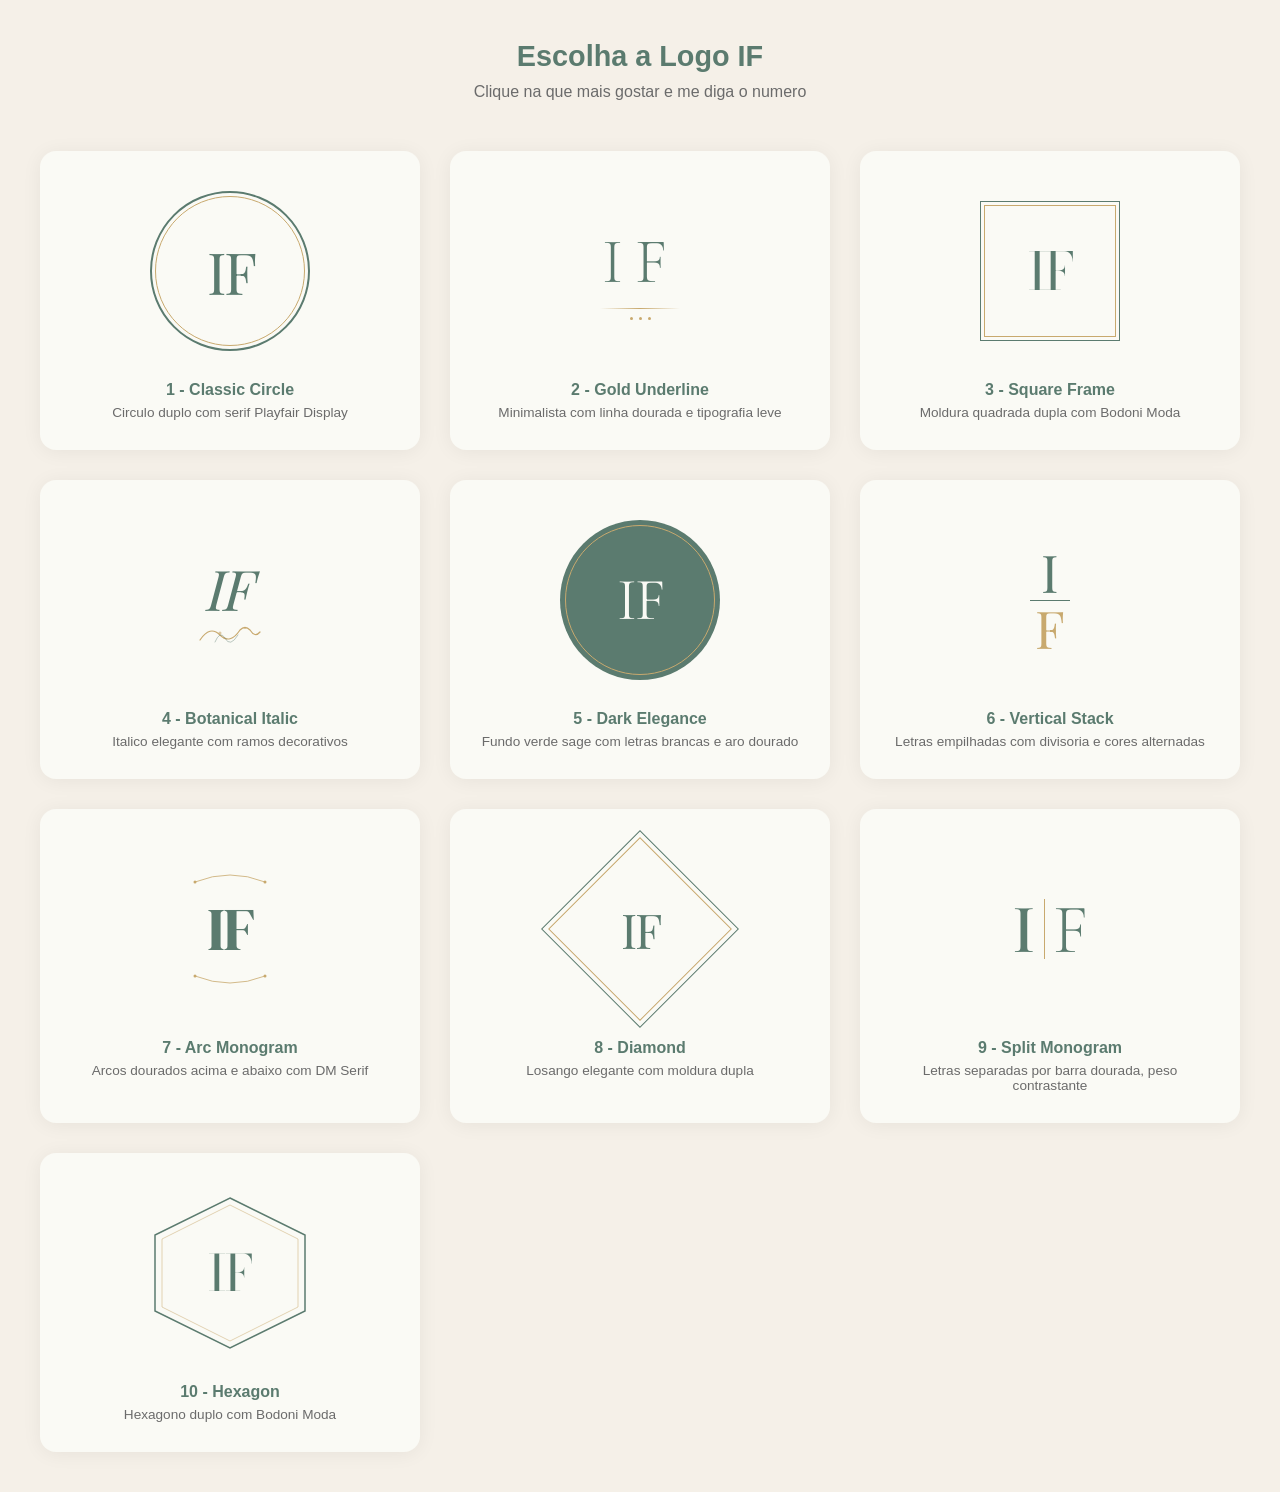
<file: logos-preview.html>
<!DOCTYPE html>
<html lang="pt-BR">
<head>
  <meta charset="UTF-8">
  <meta name="viewport" content="width=device-width, initial-scale=1.0">
  <title>Logos IF - Escolha sua favorita</title>
  <link rel="preconnect" href="https://fonts.googleapis.com">
  <link rel="preconnect" href="https://fonts.gstatic.com" crossorigin>
  <link href="https://fonts.googleapis.com/css2?family=Playfair+Display:ital,wght@0,400;0,500;0,600;0,700;1,400;1,500&family=Cormorant+Garamond:ital,wght@0,300;0,400;0,500;0,600;1,300;1,400&family=DM+Serif+Display:ital@0;1&family=Bodoni+Moda:ital,wght@0,400;0,500;0,600;1,400&display=swap" rel="stylesheet">
  <style>
    * { margin: 0; padding: 0; box-sizing: border-box; }
    body {
      font-family: 'DM Sans', sans-serif;
      background: #F5F0E8;
      color: #2D3436;
      padding: 40px 20px;
    }
    h1 {
      text-align: center;
      font-size: 1.8rem;
      margin-bottom: 10px;
      color: #5B7B6F;
    }
    .subtitle {
      text-align: center;
      color: #6B6B6B;
      margin-bottom: 50px;
    }
    .grid {
      display: grid;
      grid-template-columns: repeat(auto-fit, minmax(280px, 1fr));
      gap: 30px;
      max-width: 1200px;
      margin: 0 auto;
    }
    .card {
      background: #FAFAF5;
      border-radius: 16px;
      padding: 30px;
      text-align: center;
      box-shadow: 0 2px 20px rgba(0,0,0,0.06);
      transition: transform 0.3s, box-shadow 0.3s;
    }
    .card:hover {
      transform: translateY(-4px);
      box-shadow: 0 8px 30px rgba(0,0,0,0.12);
    }
    .card h3 {
      margin-top: 20px;
      font-size: 1rem;
      color: #5B7B6F;
    }
    .card p {
      font-size: 0.85rem;
      color: #6B6B6B;
      margin-top: 6px;
    }
    .logo-container {
      width: 180px;
      height: 180px;
      margin: 0 auto;
      display: flex;
      align-items: center;
      justify-content: center;
    }

    /* ===== LOGO 1 - Classic Circle ===== */
    .logo-1 {
      width: 160px; height: 160px;
      border: 2px solid #5B7B6F;
      border-radius: 50%;
      display: flex; align-items: center; justify-content: center;
      position: relative;
    }
    .logo-1::before {
      content: '';
      position: absolute;
      width: 148px; height: 148px;
      border: 0.5px solid #C8A96E;
      border-radius: 50%;
    }
    .logo-1 span {
      font-family: 'Playfair Display', serif;
      font-size: 58px;
      font-weight: 400;
      color: #5B7B6F;
      letter-spacing: -3px;
    }

    /* ===== LOGO 2 - Gold Underline ===== */
    .logo-2 {
      display: flex; flex-direction: column; align-items: center; gap: 8px;
    }
    .logo-2 span {
      font-family: 'Cormorant Garamond', serif;
      font-size: 64px;
      font-weight: 300;
      color: #5B7B6F;
      letter-spacing: 12px;
    }
    .logo-2 .line {
      width: 80px; height: 1px;
      background: linear-gradient(90deg, transparent, #C8A96E, transparent);
    }
    .logo-2 .dots {
      display: flex; gap: 6px;
    }
    .logo-2 .dots i {
      width: 3px; height: 3px; border-radius: 50%;
      background: #C8A96E;
    }

    /* ===== LOGO 3 - Square Frame ===== */
    .logo-3 {
      width: 140px; height: 140px;
      border: 1.5px solid #5B7B6F;
      display: flex; align-items: center; justify-content: center;
      position: relative;
    }
    .logo-3::before {
      content: '';
      position: absolute;
      width: 130px; height: 130px;
      border: 0.5px solid #C8A96E;
    }
    .logo-3 span {
      font-family: 'Bodoni Moda', serif;
      font-size: 52px;
      font-weight: 400;
      color: #5B7B6F;
      letter-spacing: -2px;
    }

    /* ===== LOGO 4 - Botanical ===== */
    .logo-4 {
      display: flex; flex-direction: column; align-items: center; position: relative;
    }
    .logo-4 span {
      font-family: 'Playfair Display', serif;
      font-size: 56px;
      font-weight: 400;
      font-style: italic;
      color: #5B7B6F;
      letter-spacing: -2px;
    }
    .logo-4 svg { margin-top: -5px; }

    /* ===== LOGO 5 - Dark Elegance ===== */
    .logo-5 {
      width: 160px; height: 160px;
      background: #5B7B6F;
      border-radius: 50%;
      display: flex; align-items: center; justify-content: center;
      position: relative;
    }
    .logo-5::before {
      content: '';
      position: absolute;
      width: 148px; height: 148px;
      border: 0.5px solid #C8A96E;
      border-radius: 50%;
    }
    .logo-5 span {
      font-family: 'Cormorant Garamond', serif;
      font-size: 60px;
      font-weight: 400;
      color: #FAFAF5;
      letter-spacing: -2px;
    }

    /* ===== LOGO 6 - Vertical Stack ===== */
    .logo-6 {
      display: flex; flex-direction: column; align-items: center;
    }
    .logo-6 .letters {
      display: flex; flex-direction: column; align-items: center; line-height: 0.85;
    }
    .logo-6 .letter-i {
      font-family: 'Playfair Display', serif;
      font-size: 52px; font-weight: 400; color: #5B7B6F;
    }
    .logo-6 .letter-f {
      font-family: 'Playfair Display', serif;
      font-size: 52px; font-weight: 400; color: #C8A96E;
    }
    .logo-6 .divider {
      width: 40px; height: 0.5px; background: #5B7B6F; margin: 6px 0;
    }

    /* ===== LOGO 7 - Arc Monogram ===== */
    .logo-7 {
      display: flex; flex-direction: column; align-items: center; gap: 4px;
    }
    .logo-7 span {
      font-family: 'DM Serif Display', serif;
      font-size: 60px;
      font-weight: 400;
      color: #5B7B6F;
      letter-spacing: -2px;
    }

    /* ===== LOGO 8 - Diamond ===== */
    .logo-8 {
      width: 140px; height: 140px;
      border: 1.5px solid #5B7B6F;
      transform: rotate(45deg);
      display: flex; align-items: center; justify-content: center;
      position: relative;
    }
    .logo-8::before {
      content: '';
      position: absolute;
      width: 128px; height: 128px;
      border: 0.5px solid #C8A96E;
    }
    .logo-8 span {
      transform: rotate(-45deg);
      font-family: 'Playfair Display', serif;
      font-size: 48px;
      font-weight: 400;
      color: #5B7B6F;
      letter-spacing: -2px;
    }

    /* ===== LOGO 9 - Split ===== */
    .logo-9 {
      display: flex; align-items: center; gap: 0;
    }
    .logo-9 .left {
      font-family: 'Cormorant Garamond', serif;
      font-size: 70px; font-weight: 600;
      color: #5B7B6F;
    }
    .logo-9 .sep {
      width: 1.5px; height: 60px;
      background: #C8A96E;
      margin: 0 8px;
    }
    .logo-9 .right {
      font-family: 'Cormorant Garamond', serif;
      font-size: 70px; font-weight: 300;
      color: #5B7B6F;
    }

    /* ===== LOGO 10 - Hexagon ===== */
    .logo-10 {
      position: relative;
      display: flex; align-items: center; justify-content: center;
    }
    .logo-10 span {
      font-family: 'Bodoni Moda', serif;
      font-size: 50px;
      font-weight: 400;
      color: #5B7B6F;
      letter-spacing: -1px;
      position: relative;
      z-index: 1;
    }
  </style>
</head>
<body>

  <h1>Escolha a Logo IF</h1>
  <p class="subtitle">Clique na que mais gostar e me diga o numero</p>

  <div class="grid">

    <!-- LOGO 1 -->
    <div class="card">
      <div class="logo-container">
        <div class="logo-1">
          <span>IF</span>
        </div>
      </div>
      <h3>1 - Classic Circle</h3>
      <p>Circulo duplo com serif Playfair Display</p>
    </div>

    <!-- LOGO 2 -->
    <div class="card">
      <div class="logo-container">
        <div class="logo-2">
          <span>IF</span>
          <div class="line"></div>
          <div class="dots"><i></i><i></i><i></i></div>
        </div>
      </div>
      <h3>2 - Gold Underline</h3>
      <p>Minimalista com linha dourada e tipografia leve</p>
    </div>

    <!-- LOGO 3 -->
    <div class="card">
      <div class="logo-container">
        <div class="logo-3">
          <span>IF</span>
        </div>
      </div>
      <h3>3 - Square Frame</h3>
      <p>Moldura quadrada dupla com Bodoni Moda</p>
    </div>

    <!-- LOGO 4 -->
    <div class="card">
      <div class="logo-container">
        <div class="logo-4">
          <span>IF</span>
          <svg width="80" height="30" viewBox="0 0 80 30">
            <path d="M 10 20 Q 20 5 30 15 Q 40 25 50 10 Q 55 5 60 10 Q 65 18 70 12" fill="none" stroke="#C8A96E" stroke-width="1.2" stroke-linecap="round"/>
            <path d="M 25 22 Q 30 10 35 18 Q 40 28 48 15" fill="none" stroke="#5B7B6F" stroke-width="0.8" stroke-linecap="round" opacity="0.5"/>
            <circle cx="30" cy="13" r="1.5" fill="#C8A96E" opacity="0.6"/>
            <circle cx="55" cy="8" r="1" fill="#C8A96E" opacity="0.6"/>
          </svg>
        </div>
      </div>
      <h3>4 - Botanical Italic</h3>
      <p>Italico elegante com ramos decorativos</p>
    </div>

    <!-- LOGO 5 -->
    <div class="card">
      <div class="logo-container">
        <div class="logo-5">
          <span>IF</span>
        </div>
      </div>
      <h3>5 - Dark Elegance</h3>
      <p>Fundo verde sage com letras brancas e aro dourado</p>
    </div>

    <!-- LOGO 6 -->
    <div class="card">
      <div class="logo-container">
        <div class="logo-6">
          <div class="letters">
            <span class="letter-i">I</span>
            <div class="divider"></div>
            <span class="letter-f">F</span>
          </div>
        </div>
      </div>
      <h3>6 - Vertical Stack</h3>
      <p>Letras empilhadas com divisoria e cores alternadas</p>
    </div>

    <!-- LOGO 7 -->
    <div class="card">
      <div class="logo-container">
        <div class="logo-7">
          <svg width="100" height="16" viewBox="0 0 100 16">
            <path d="M 15 14 Q 50 0 85 14" fill="none" stroke="#C8A96E" stroke-width="0.8"/>
            <circle cx="15" cy="14" r="1.5" fill="#C8A96E"/>
            <circle cx="85" cy="14" r="1.5" fill="#C8A96E"/>
          </svg>
          <span>IF</span>
          <svg width="100" height="16" viewBox="0 0 100 16">
            <path d="M 15 2 Q 50 16 85 2" fill="none" stroke="#C8A96E" stroke-width="0.8"/>
            <circle cx="15" cy="2" r="1.5" fill="#C8A96E"/>
            <circle cx="85" cy="2" r="1.5" fill="#C8A96E"/>
          </svg>
        </div>
      </div>
      <h3>7 - Arc Monogram</h3>
      <p>Arcos dourados acima e abaixo com DM Serif</p>
    </div>

    <!-- LOGO 8 -->
    <div class="card">
      <div class="logo-container">
        <div class="logo-8">
          <span>IF</span>
        </div>
      </div>
      <h3>8 - Diamond</h3>
      <p>Losango elegante com moldura dupla</p>
    </div>

    <!-- LOGO 9 -->
    <div class="card">
      <div class="logo-container">
        <div class="logo-9">
          <span class="left">I</span>
          <div class="sep"></div>
          <span class="right">F</span>
        </div>
      </div>
      <h3>9 - Split Monogram</h3>
      <p>Letras separadas por barra dourada, peso contrastante</p>
    </div>

    <!-- LOGO 10 -->
    <div class="card">
      <div class="logo-container">
        <div class="logo-10">
          <svg width="160" height="160" viewBox="0 0 160 160" style="position: absolute;">
            <polygon points="80,5 155,42 155,118 80,155 5,118 5,42" fill="none" stroke="#5B7B6F" stroke-width="1.5"/>
            <polygon points="80,12 148,46 148,114 80,148 12,114 12,46" fill="none" stroke="#C8A96E" stroke-width="0.5"/>
          </svg>
          <span>IF</span>
        </div>
      </div>
      <h3>10 - Hexagon</h3>
      <p>Hexagono duplo com Bodoni Moda</p>
    </div>

  </div>

</body>
</html>
</file>
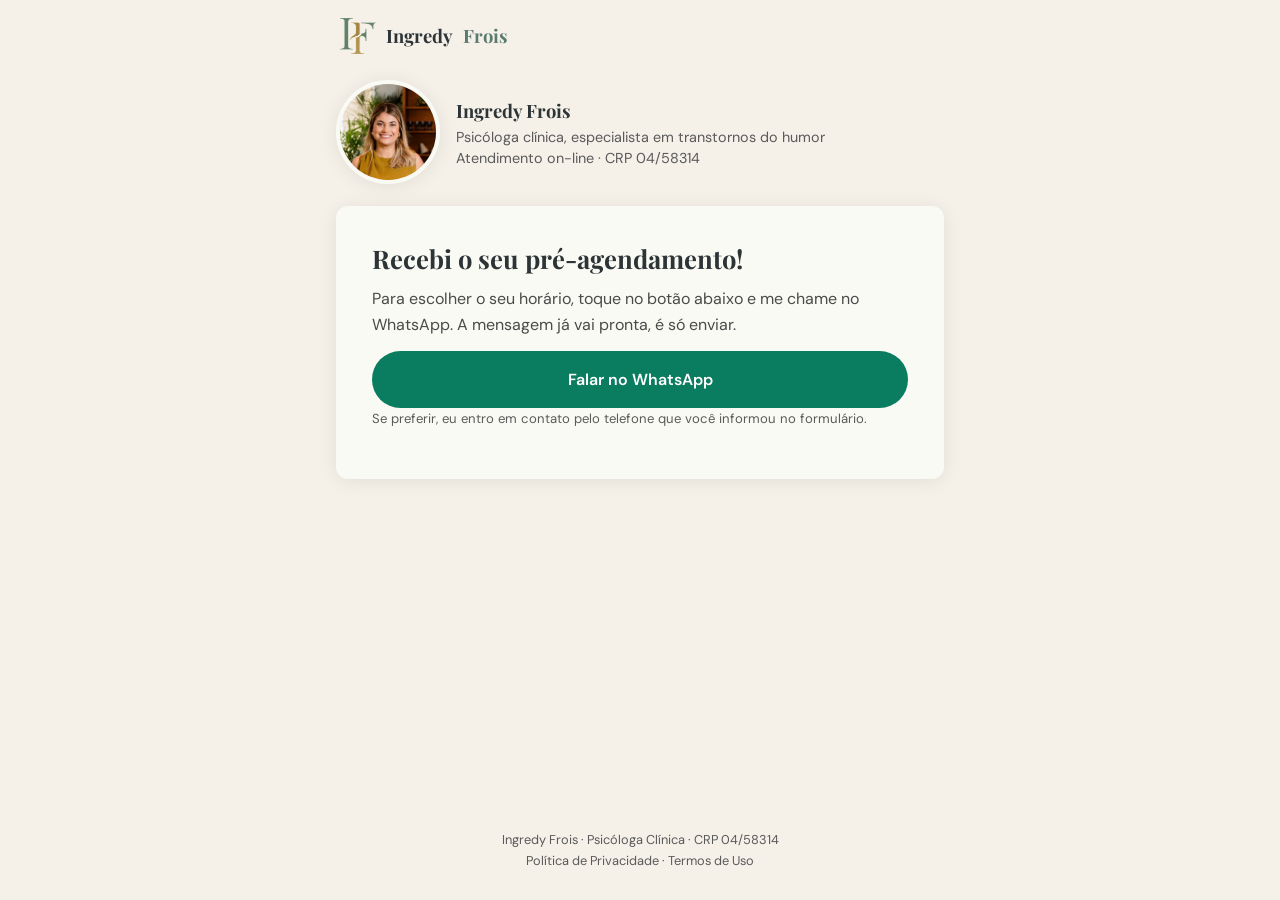
<file: obrigado.html>
<!DOCTYPE html>
<html lang="pt-BR">
<head>
  <meta charset="UTF-8">
  <meta name="viewport" content="width=device-width, initial-scale=1.0">
  <title>Pré-agendamento recebido | Ingredy Frois - Psicóloga Clínica</title>
  <meta name="description" content="Confirmação do pré-agendamento com Ingredy Frois, psicóloga clínica especialista em Transtornos do Humor.">
  <meta name="robots" content="noindex">
  <link rel="canonical" href="https://ingredyfrois.com.br/obrigado.html">
  <link rel="preconnect" href="https://fonts.googleapis.com">
  <link rel="preconnect" href="https://fonts.gstatic.com" crossorigin>
  <link href="https://fonts.googleapis.com/css2?family=DM+Sans:ital,wght@0,400;0,500;0,600;0,700&family=Playfair+Display:wght@600;700&display=swap" rel="stylesheet">
  <link rel="icon" href="favicon.ico" sizes="48x48">
  <link rel="icon" href="favicon-32x32.png" type="image/png" sizes="32x32">
  <link rel="apple-touch-icon" href="apple-touch-icon.png">
  <meta name="theme-color" content="#5B7B6F">
  <link rel="stylesheet" href="css/style.css?v=10">
  <link rel="stylesheet" href="css/pre-agendamento.css?v=1">
</head>
<body>
<!--
  Página final do formulário instantâneo dos anúncios ("Ir para o site").
  O lead já foi registrado pela Meta no formulário, então esta página não carrega Pixel nem cookies.
  O WhatsApp abre só pelo botão: a Meta não aceita link de WhatsApp no formulário e
  redirecionar sozinho seria contornar essa regra.
-->
<div class="pa">
  <div class="pa__top">
    <img src="logo-if.png" alt="" width="36" height="36"> Ingredy <span>Frois</span>
  </div>

  <main class="pa__main">
    <div class="pa__pro">
      <img src="foto-perfil.jpg" alt="Ingredy Frois, psicóloga clínica" width="104" height="104">
      <div>
        <span class="pa__pro-name">Ingredy Frois</span>
        <span class="pa__pro-role">Psicóloga clínica, especialista em transtornos do humor<br>Atendimento on-line · CRP 04/58314</span>
      </div>
    </div>
    <div class="pa__card">
      <h1>Recebi o seu pré-agendamento!</h1>
      <p>Para escolher o seu horário, toque no botão abaixo e me chame no WhatsApp. A mensagem já vai pronta, é só enviar.</p>
      <a class="pa__btn" href="https://wa.me/5531989498642?text=Ol%C3%A1%2C%20Ingredy%21%20Fiz%20o%20pr%C3%A9-agendamento%20pelo%20an%C3%BAncio%20e%20gostaria%20de%20agendar%20uma%20sess%C3%A3o." rel="noopener">Falar no WhatsApp</a>
      <p class="pa__note">Se preferir, eu entro em contato pelo telefone que você informou no formulário.</p>
    </div>
  </main>

  <footer class="pa__footer">
    Ingredy Frois · Psicóloga Clínica · CRP 04/58314<br>
    <a href="privacidade.html" target="_blank" rel="noopener">Política de Privacidade</a> · <a href="termos.html" target="_blank" rel="noopener">Termos de Uso</a>
  </footer>
</div>
</body>
</html>
</file>
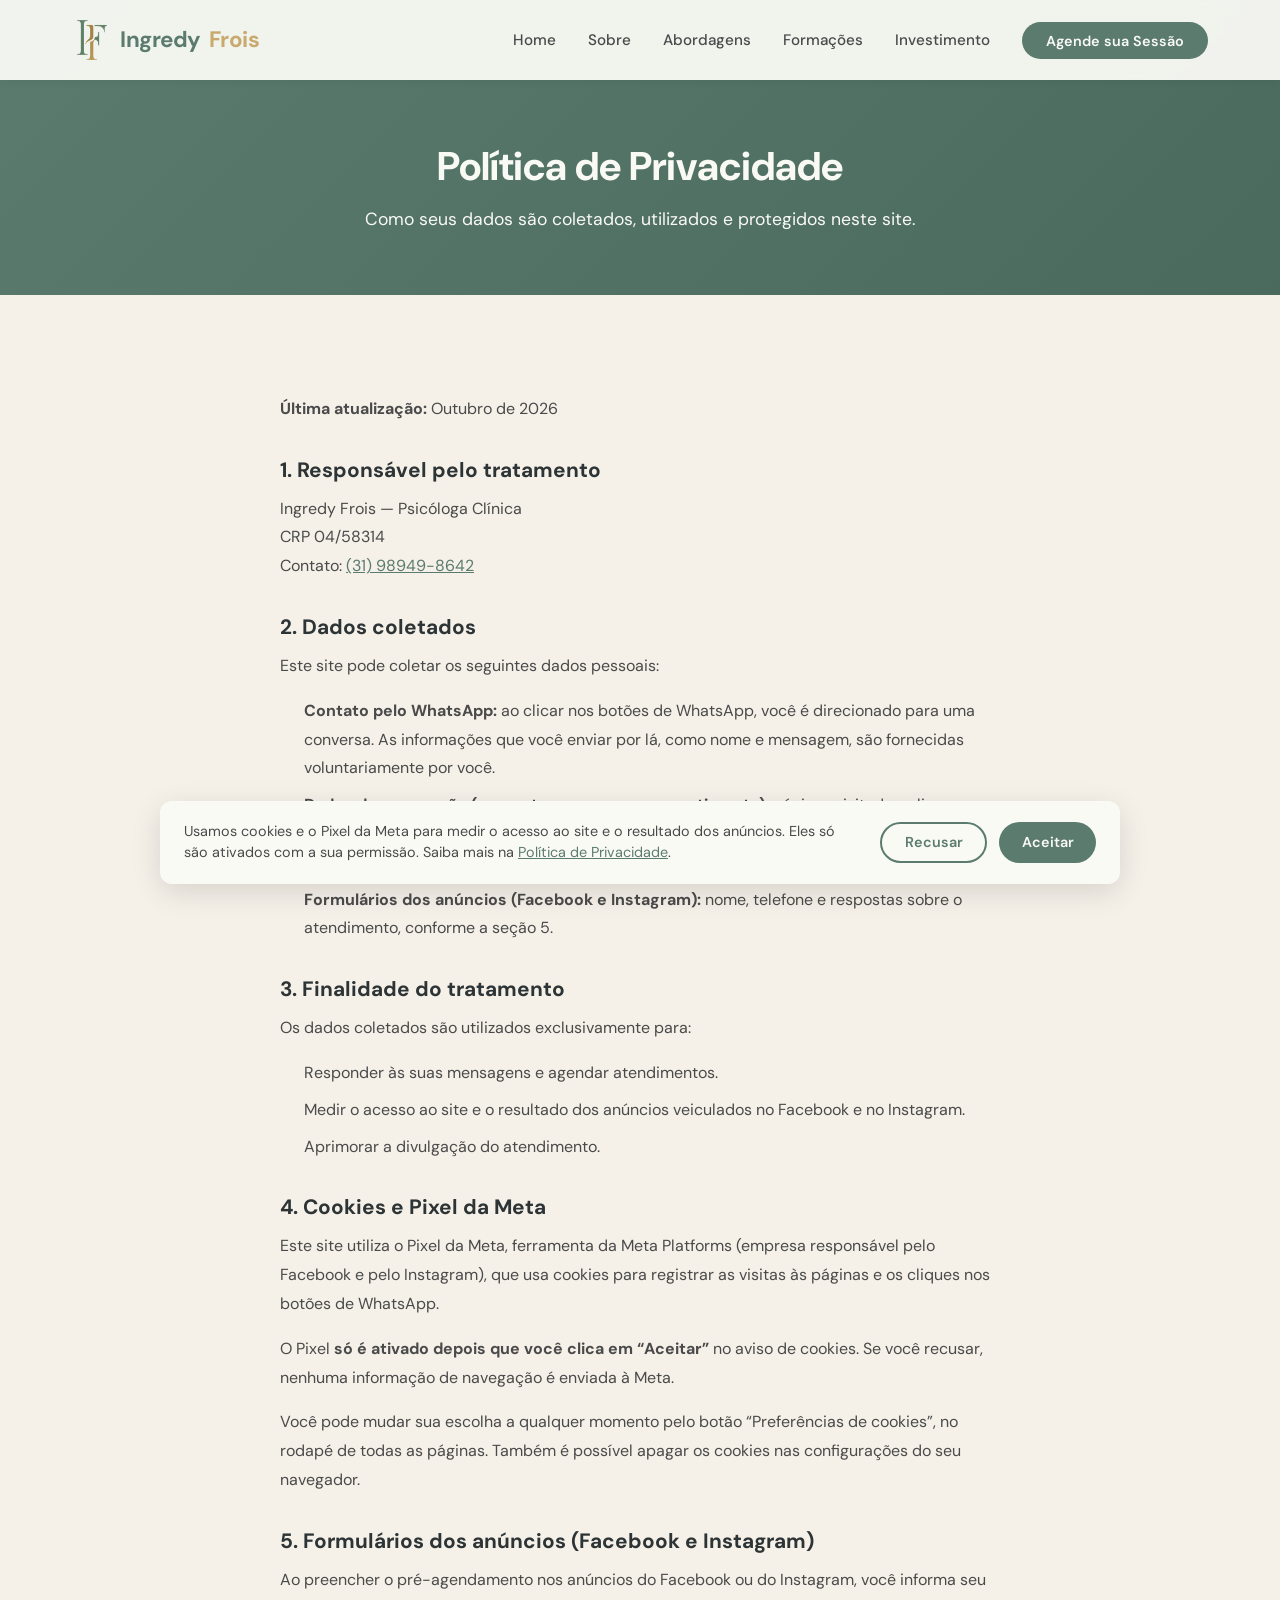
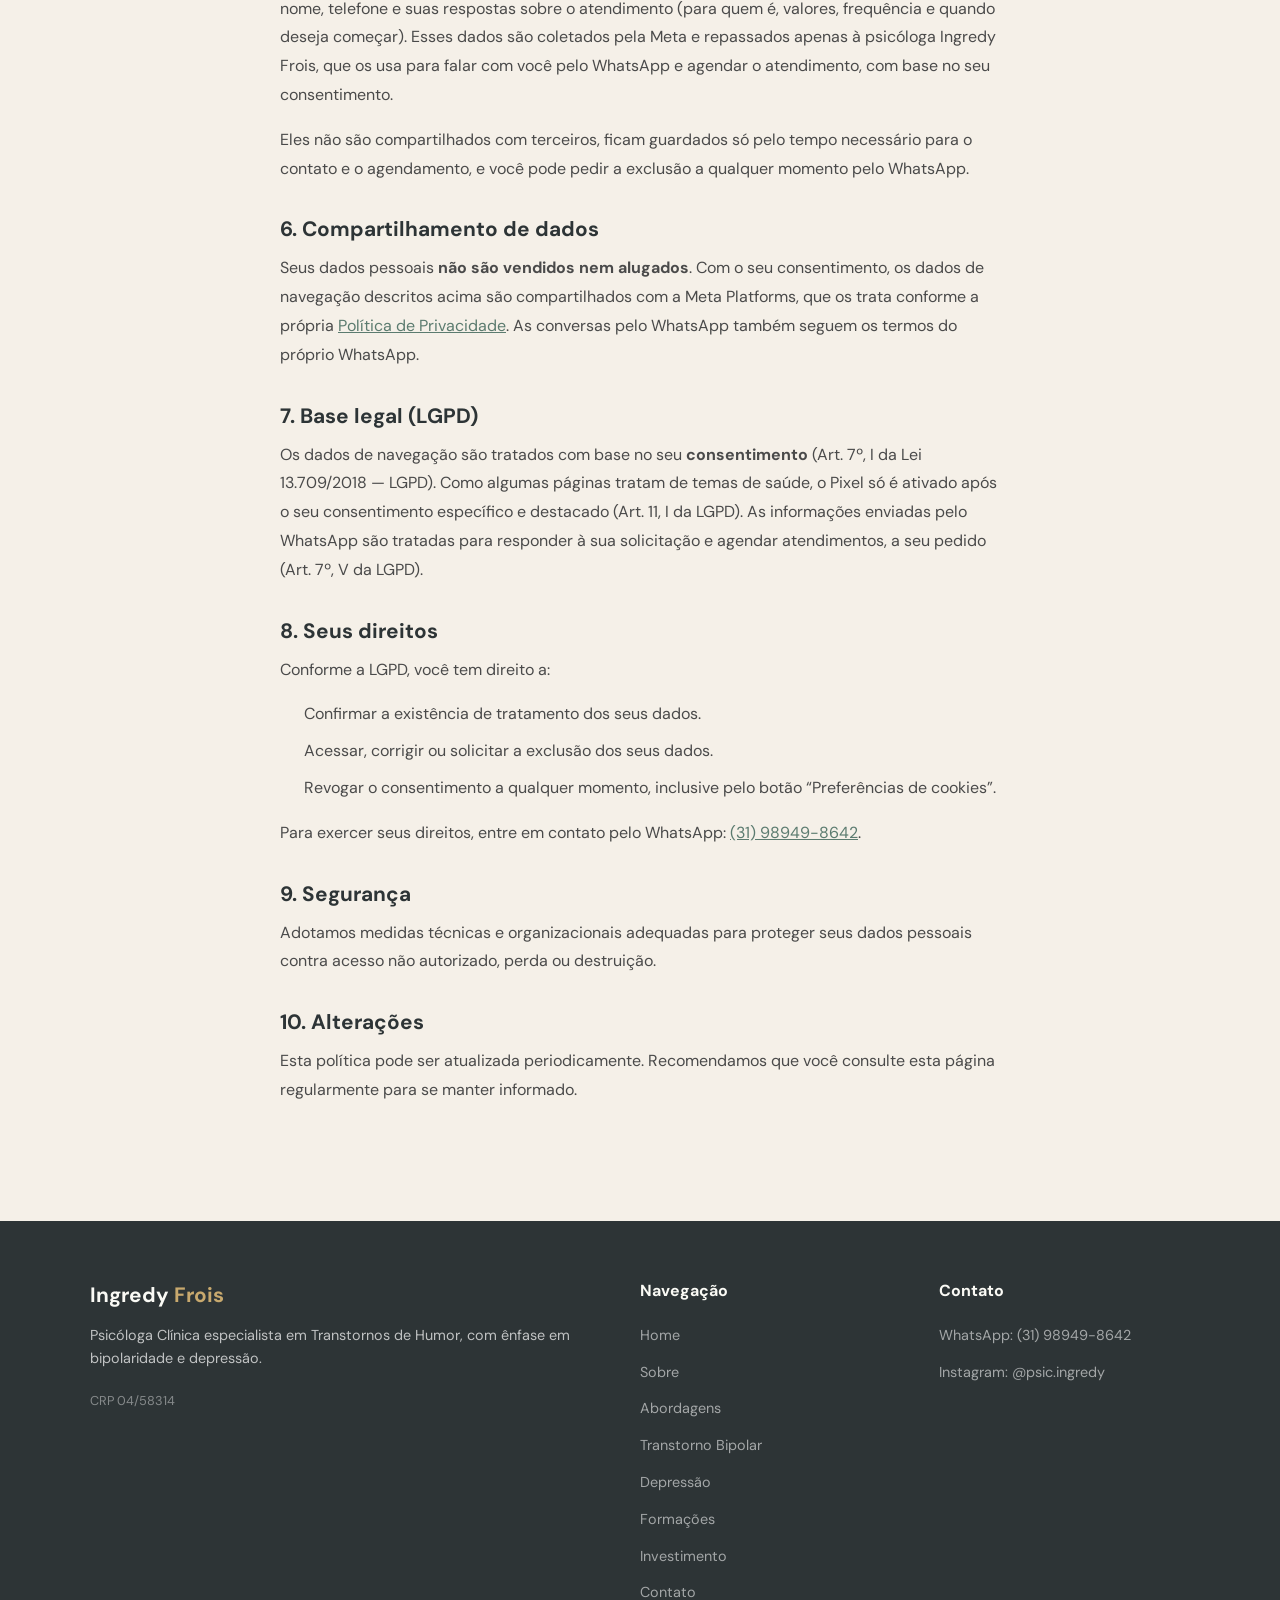
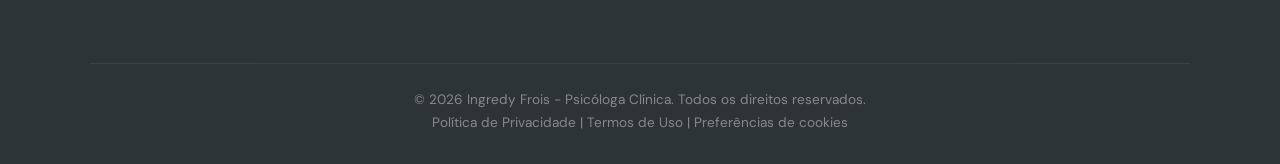
<file: privacidade.html>
<!DOCTYPE html>
<html lang="pt-BR">
<head>
  <meta charset="UTF-8">
  <meta name="viewport" content="width=device-width, initial-scale=1.0">
  <title>Política de Privacidade - Ingredy Frois | Psicóloga Clínica</title>
  <meta name="description" content="Política de privacidade do site da psicóloga Ingredy Frois. Saiba como seus dados são tratados conforme a LGPD.">
  <link rel="canonical" href="https://ingredyfrois.com.br/privacidade.html">
  <meta name="robots" content="noindex">
  <link rel="preconnect" href="https://fonts.googleapis.com">
  <link rel="preconnect" href="https://fonts.gstatic.com" crossorigin>
  <link href="https://fonts.googleapis.com/css2?family=DM+Sans:ital,wght@0,400;0,500;0,600;0,700&display=swap" rel="stylesheet">
  <link rel="icon" href="favicon.ico" sizes="48x48">
  <link rel="icon" href="favicon-32x32.png" type="image/png" sizes="32x32">
  <link rel="apple-touch-icon" href="apple-touch-icon.png">
  <link rel="manifest" href="site.webmanifest">
  <meta name="theme-color" content="#5B7B6F">
  <link rel="stylesheet" href="css/style.css?v=10">
  <link rel="stylesheet" href="css/consent.css?v=1">
</head>
<body>
  <a class="skip-link" href="#main-content">Pular para o conteúdo principal</a>

  <!-- Header -->
  <header class="header">
    <nav class="nav">
      <a href="index.html" class="nav__logo">
        <img src="logo-if.png" alt="IF" class="nav__logo-img" width="40" height="40">
        Ingredy <span>Frois</span>
      </a>
      <ul class="nav__links" id="primary-navigation" aria-label="Navegação principal">
        <li><a href="index.html" class="nav__link">Home</a></li>
        <li><a href="sobre.html" class="nav__link">Sobre</a></li>
        <li><a href="abordagens.html" class="nav__link">Abordagens</a></li>
        <li><a href="formacoes.html" class="nav__link">Formações</a></li>
        <li><a href="investimento.html" class="nav__link">Investimento</a></li>
        <li><a href="contato.html" class="nav__link nav__cta">Agende sua Sessão</a></li>
      </ul>
      <button class="nav__toggle" aria-label="Abrir menu" aria-expanded="false" aria-controls="primary-navigation">
        <span></span>
        <span></span>
        <span></span>
      </button>
    </nav>
    <div class="nav__overlay"></div>
  </header>

  <main id="main-content">

  <!-- Page Header -->
  <section class="page-header">
    <h1>Política de Privacidade</h1>
    <p>Como seus dados são coletados, utilizados e protegidos neste site.</p>
  </section>

  <section class="section">
    <div class="section__container">
      <div class="legal-content">
        <p><strong>Última atualização:</strong> Outubro de 2026</p>

        <h2>1. Responsável pelo tratamento</h2>
        <p>
          Ingredy Frois &mdash; Psicóloga Clínica<br>
          CRP 04/58314<br>
          Contato: <a href="https://wa.me/5531989498642" target="_blank" rel="noopener" data-cta="whatsapp" data-location="texto">(31) 98949-8642</a>
        </p>

        <h2>2. Dados coletados</h2>
        <p>Este site pode coletar os seguintes dados pessoais:</p>
        <ul>
          <li><strong>Contato pelo WhatsApp:</strong> ao clicar nos botões de WhatsApp, você é direcionado para uma conversa. As informações que você enviar por lá, como nome e mensagem, são fornecidas voluntariamente por você.</li>
          <li><strong>Dados de navegação (somente com o seu consentimento):</strong> páginas visitadas, cliques nos botões de WhatsApp e informações técnicas do navegador e do dispositivo, coletadas por cookies e pelo Pixel da Meta.</li>
          <li><strong>Formulários dos anúncios (Facebook e Instagram):</strong> nome, telefone e respostas sobre o atendimento, conforme a seção 5.</li>
        </ul>

        <h2>3. Finalidade do tratamento</h2>
        <p>Os dados coletados são utilizados exclusivamente para:</p>
        <ul>
          <li>Responder às suas mensagens e agendar atendimentos.</li>
          <li>Medir o acesso ao site e o resultado dos anúncios veiculados no Facebook e no Instagram.</li>
          <li>Aprimorar a divulgação do atendimento.</li>
        </ul>

        <h2>4. Cookies e Pixel da Meta</h2>
        <p>
          Este site utiliza o Pixel da Meta, ferramenta da Meta Platforms (empresa responsável pelo Facebook e pelo Instagram),
          que usa cookies para registrar as visitas às páginas e os cliques nos botões de WhatsApp.
        </p>
        <p>
          O Pixel <strong>só é ativado depois que você clica em &ldquo;Aceitar&rdquo;</strong> no aviso de cookies.
          Se você recusar, nenhuma informação de navegação é enviada à Meta.
        </p>
        <p>
          Você pode mudar sua escolha a qualquer momento pelo botão &ldquo;Preferências de cookies&rdquo;, no rodapé de todas as páginas.
          Também é possível apagar os cookies nas configurações do seu navegador.
        </p>

        <h2>5. Formulários dos anúncios (Facebook e Instagram)</h2>
        <p>
          Ao preencher o pré-agendamento nos anúncios do Facebook ou do Instagram, você informa seu nome, telefone e suas
          respostas sobre o atendimento (para quem é, valores, frequência e quando deseja começar). Esses dados são
          coletados pela Meta e repassados apenas à psicóloga Ingredy Frois, que os usa para falar com você pelo WhatsApp
          e agendar o atendimento, com base no seu consentimento.
        </p>
        <p>
          Eles não são compartilhados com terceiros, ficam guardados só pelo tempo necessário para o contato e o
          agendamento, e você pode pedir a exclusão a qualquer momento pelo WhatsApp.
        </p>

        <h2>6. Compartilhamento de dados</h2>
        <p>
          Seus dados pessoais <strong>não são vendidos nem alugados</strong>. Com o seu consentimento, os dados de navegação
          descritos acima são compartilhados com a Meta Platforms, que os trata conforme a própria
          <a href="https://www.facebook.com/privacy/policy/" target="_blank" rel="noopener">Política de Privacidade</a>.
          As conversas pelo WhatsApp também seguem os termos do próprio WhatsApp.
        </p>

        <h2>7. Base legal (LGPD)</h2>
        <p>
          Os dados de navegação são tratados com base no seu <strong>consentimento</strong>
          (Art. 7º, I da Lei 13.709/2018 &mdash; LGPD). Como algumas páginas tratam de temas de saúde, o Pixel só é ativado
          após o seu consentimento específico e destacado (Art. 11, I da LGPD). As informações enviadas pelo WhatsApp são
          tratadas para responder à sua solicitação e agendar atendimentos, a seu pedido (Art. 7º, V da LGPD).
        </p>

        <h2>8. Seus direitos</h2>
        <p>Conforme a LGPD, você tem direito a:</p>
        <ul>
          <li>Confirmar a existência de tratamento dos seus dados.</li>
          <li>Acessar, corrigir ou solicitar a exclusão dos seus dados.</li>
          <li>Revogar o consentimento a qualquer momento, inclusive pelo botão &ldquo;Preferências de cookies&rdquo;.</li>
        </ul>
        <p>
          Para exercer seus direitos, entre em contato pelo WhatsApp:
          <a href="https://wa.me/5531989498642" target="_blank" rel="noopener" data-cta="whatsapp" data-location="texto">(31) 98949-8642</a>.
        </p>

        <h2>9. Segurança</h2>
        <p>
          Adotamos medidas técnicas e organizacionais adequadas para proteger seus dados pessoais
          contra acesso não autorizado, perda ou destruição.
        </p>

        <h2>10. Alterações</h2>
        <p>
          Esta política pode ser atualizada periodicamente. Recomendamos que você consulte esta página
          regularmente para se manter informado.
        </p>
      </div>
    </div>
  </section>

  </main>

  <!-- Footer -->
  <footer class="footer">
    <div class="footer__container">
      <div class="footer__brand">
        <h3>Ingredy <span>Frois</span></h3>
        <p>Psicóloga Clínica especialista em Transtornos de Humor, com ênfase em bipolaridade e depressão.</p>
        <small>CRP 04/58314</small>
      </div>
      <div>
        <h4>Navegação</h4>
        <ul class="footer__links">
          <li><a href="index.html">Home</a></li>
          <li><a href="sobre.html">Sobre</a></li>
          <li><a href="abordagens.html">Abordagens</a></li>
          <li><a href="transtorno-bipolar.html">Transtorno Bipolar</a></li>
          <li><a href="depressao.html">Depressão</a></li>
          <li><a href="formacoes.html">Formações</a></li>
          <li><a href="investimento.html">Investimento</a></li>
          <li><a href="contato.html">Contato</a></li>
        </ul>
      </div>
      <div>
        <h4>Contato</h4>
        <ul class="footer__links">
          <li><a href="https://wa.me/5531989498642" data-cta="whatsapp" data-location="rodape" target="_blank" rel="noopener">WhatsApp: (31) 98949-8642</a></li>
          <li><a href="https://instagram.com/psic.ingredy" target="_blank" rel="noopener">Instagram: @psic.ingredy</a></li>
        </ul>
      </div>
    </div>
    <div class="footer__bottom">
      <p>&copy; 2026 Ingredy Frois - Psicóloga Clínica. Todos os direitos reservados.</p>
      <p><a href="privacidade.html">Política de Privacidade</a> | <a href="termos.html">Termos de Uso</a> | <button type="button" class="footer__cookie-btn" data-cookie-settings>Preferências de cookies</button></p>
    </div>
  </footer>

  <script src="js/consent.js?v=2"></script>
  <script src="js/main.js?v=2"></script>
</body>
</html>
</file>
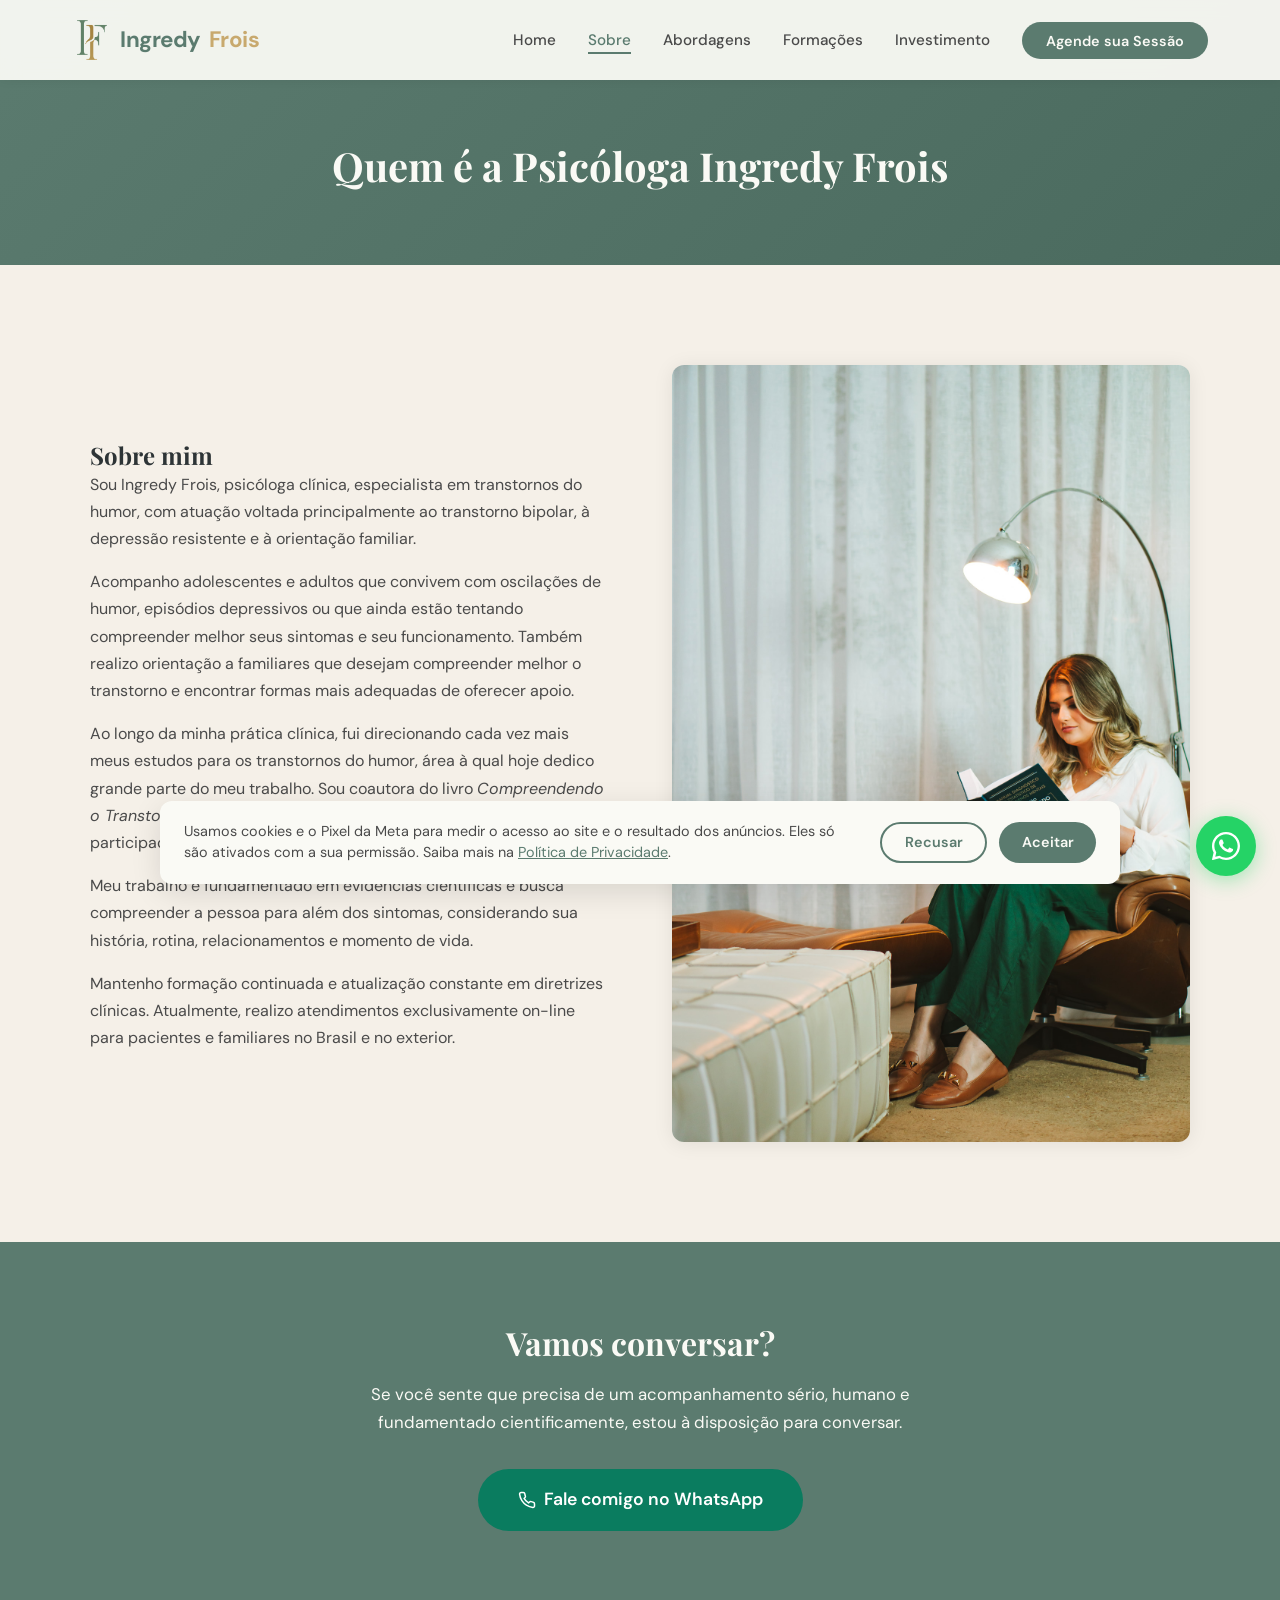
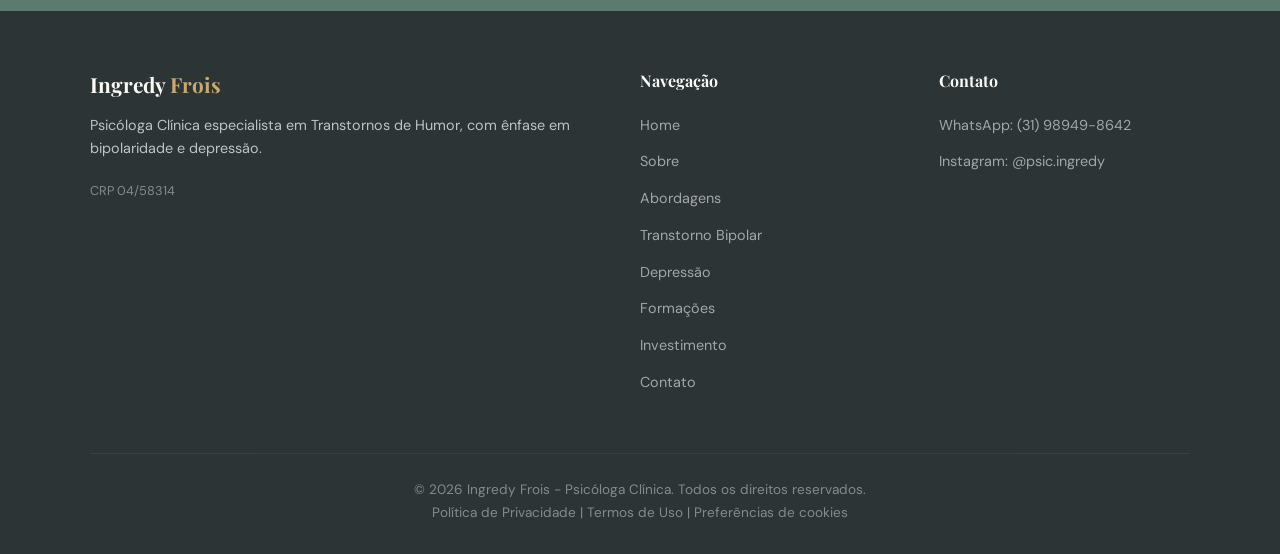
<file: sobre.html>
<!DOCTYPE html>
<html lang="pt-BR">
<head>
  <meta charset="UTF-8">
  <meta name="viewport" content="width=device-width, initial-scale=1.0">
  <title>Sobre - Ingredy Frois | Psicóloga Clínica</title>
  <meta name="description" content="Conheça a trajetória da psicóloga Ingredy Frois, especialista em Transtornos de Humor com ênfase no Transtorno Bipolar.">
  <link rel="canonical" href="https://ingredyfrois.com.br/sobre.html">
  <meta property="og:title" content="Sobre - Ingredy Frois | Psicóloga Clínica">
  <meta property="og:description" content="Conheça a trajetória da psicóloga Ingredy Frois, especialista em Transtornos de Humor com ênfase no Transtorno Bipolar.">
  <meta property="og:type" content="website">
  <meta property="og:url" content="https://ingredyfrois.com.br/sobre.html">
  <meta property="og:image" content="https://ingredyfrois.com.br/IMG_4815.JPG.jpeg">
  <meta property="og:locale" content="pt_BR">
  <meta name="twitter:card" content="summary_large_image">
  <link rel="preconnect" href="https://fonts.googleapis.com">
  <link rel="preconnect" href="https://fonts.gstatic.com" crossorigin>
  <link href="https://fonts.googleapis.com/css2?family=DM+Sans:ital,wght@0,400;0,500;0,600;0,700&family=Playfair+Display:wght@600;700&display=swap" rel="stylesheet">
  <link rel="icon" href="favicon.ico" sizes="48x48">
  <link rel="icon" href="favicon-32x32.png" type="image/png" sizes="32x32">
  <link rel="apple-touch-icon" href="apple-touch-icon.png">
  <link rel="manifest" href="site.webmanifest">
  <meta name="theme-color" content="#5B7B6F">
  <link rel="stylesheet" href="css/style.css?v=10">
  <link rel="stylesheet" href="css/consent.css?v=1">
</head>
<body>
  <a class="skip-link" href="#main-content">Pular para o conteúdo principal</a>

  <!-- Header -->
  <header class="header">
    <nav class="nav">
      <a href="index.html" class="nav__logo">
        <img src="logo-if.png" alt="IF" class="nav__logo-img" width="40" height="40">
        Ingredy <span>Frois</span>
      </a>
      <ul class="nav__links" id="primary-navigation" aria-label="Navegação principal">
        <li><a href="index.html" class="nav__link">Home</a></li>
        <li><a href="sobre.html" class="nav__link">Sobre</a></li>
        <li><a href="abordagens.html" class="nav__link">Abordagens</a></li>
        <li><a href="formacoes.html" class="nav__link">Formações</a></li>
        <li><a href="investimento.html" class="nav__link">Investimento</a></li>
        <li><a href="contato.html" class="nav__link nav__cta">Agende sua Sessão</a></li>
      </ul>
      <button class="nav__toggle" aria-label="Abrir menu" aria-expanded="false" aria-controls="primary-navigation">
        <span></span>
        <span></span>
        <span></span>
      </button>
    </nav>
    <div class="nav__overlay"></div>
  </header>

  <main id="main-content">

  <!-- Page Header -->
  <section class="page-header">
    <h1>Quem é a Psicóloga Ingredy Frois</h1>
  </section>

  <!-- Sobre mim -->
  <section class="section">
    <div class="section__container">
      <div class="about-preview about-preview--reverse fade-in">
        <div class="about-preview__content">
          <h2>Sobre mim</h2>
          <p>
            Sou Ingredy Frois, psicóloga clínica, especialista em transtornos do humor, com atuação voltada principalmente ao transtorno bipolar, à depressão resistente e à orientação familiar.
          </p>
          <p>
            Acompanho adolescentes e adultos que convivem com oscilações de humor, episódios depressivos ou que ainda estão tentando compreender melhor seus sintomas e seu funcionamento. Também realizo orientação a familiares que desejam compreender melhor o transtorno e encontrar formas mais adequadas de oferecer apoio.
          </p>
          <p>
            Ao longo da minha prática clínica, fui direcionando cada vez mais meus estudos para os transtornos do humor, área à qual hoje dedico grande parte do meu trabalho. Sou coautora do livro <em>Compreendendo o Transtorno Bipolar</em>, organizado pelo Dr. Renato Silva, com participação no capítulo 54, &ldquo;Prevenção de Recaídas e Autonomia&rdquo;.
          </p>
          <p>
            Meu trabalho é fundamentado em evidências científicas e busca compreender a pessoa para além dos sintomas, considerando sua história, rotina, relacionamentos e momento de vida.
          </p>
          <p>
            Mantenho formação continuada e atualização constante em diretrizes clínicas. Atualmente, realizo atendimentos exclusivamente on-line para pacientes e familiares no Brasil e no exterior.
          </p>
        </div>
        <div class="about-preview__image">
          <img src="IMG_4825.JPG.jpeg" alt="Ingredy Frois em sessão" width="530" height="400" loading="lazy">
        </div>
      </div>
    </div>
  </section>

  <!-- CTA -->
  <section class="cta">
    <h2>Vamos conversar?</h2>
    <p>
      Se você sente que precisa de um acompanhamento sério, humano e fundamentado cientificamente,
      estou à disposição para conversar.
    </p>
    <a href="https://wa.me/5531989498642?text=Ol%C3%A1%2C%20gostaria%20de%20agendar%20uma%20sess%C3%A3o." class="btn btn--whatsapp" data-cta="whatsapp" data-location="sobre-cta" target="_blank" rel="noopener">
      <svg class="icon" viewBox="0 0 24 24" fill="none" stroke="currentColor" stroke-width="2" stroke-linecap="round" stroke-linejoin="round"><path d="M22 16.92v3a2 2 0 0 1-2.18 2 19.79 19.79 0 0 1-8.63-3.07 19.5 19.5 0 0 1-6-6 19.79 19.79 0 0 1-3.07-8.67A2 2 0 0 1 4.11 2h3a2 2 0 0 1 2 1.72c.12.96.36 1.9.7 2.81a2 2 0 0 1-.45 2.11L8.09 9.91a16 16 0 0 0 6 6l1.27-1.27a2 2 0 0 1 2.11-.45c.91.34 1.85.58 2.81.7A2 2 0 0 1 22 16.92z"/></svg> Fale comigo no WhatsApp
    </a>
  </section>

  </main>

  <!-- Footer -->
  <footer class="footer">
    <div class="footer__container">
      <div class="footer__brand">
        <h3>Ingredy <span>Frois</span></h3>
        <p>Psicóloga Clínica especialista em Transtornos de Humor, com ênfase em bipolaridade e depressão.</p>
        <small>CRP 04/58314</small>
      </div>
      <div>
        <h4>Navegação</h4>
        <ul class="footer__links">
          <li><a href="index.html">Home</a></li>
          <li><a href="sobre.html">Sobre</a></li>
          <li><a href="abordagens.html">Abordagens</a></li>
          <li><a href="transtorno-bipolar.html">Transtorno Bipolar</a></li>
          <li><a href="depressao.html">Depressão</a></li>
          <li><a href="formacoes.html">Formações</a></li>
          <li><a href="investimento.html">Investimento</a></li>
          <li><a href="contato.html">Contato</a></li>
        </ul>
      </div>
      <div>
        <h4>Contato</h4>
        <ul class="footer__links">
          <li><a href="https://wa.me/5531989498642" data-cta="whatsapp" data-location="rodape" target="_blank" rel="noopener">WhatsApp: (31) 98949-8642</a></li>
          <li><a href="https://instagram.com/psic.ingredy" target="_blank" rel="noopener">Instagram: @psic.ingredy</a></li>
        </ul>
      </div>
    </div>
    <div class="footer__bottom">
      <p>&copy; 2026 Ingredy Frois - Psicóloga Clínica. Todos os direitos reservados.</p>
      <p><a href="privacidade.html">Política de Privacidade</a> | <a href="termos.html">Termos de Uso</a> | <button type="button" class="footer__cookie-btn" data-cookie-settings>Preferências de cookies</button></p>
    </div>
  </footer>

<!-- WhatsApp Chat Widget -->
  <div class="wa-widget" id="waWidget">
    <div class="wa-widget__chat" id="waChat">
      <div class="wa-widget__header">
        <svg class="wa-widget__wa-icon" viewBox="0 0 24 24" fill="#fff" width="24" height="24"><path d="M17.472 14.382c-.297-.149-1.758-.867-2.03-.967-.273-.099-.471-.148-.67.15-.197.297-.767.966-.94 1.164-.173.199-.347.223-.644.075-.297-.15-1.255-.463-2.39-1.475-.883-.788-1.48-1.761-1.653-2.059-.173-.297-.018-.458.13-.606.134-.133.298-.347.446-.52.149-.174.198-.298.298-.497.099-.198.05-.371-.025-.52-.075-.149-.669-1.612-.916-2.207-.242-.579-.487-.5-.669-.51-.173-.008-.371-.01-.57-.01-.198 0-.52.074-.792.372-.272.297-1.04 1.016-1.04 2.479 0 1.462 1.065 2.875 1.213 3.074.149.198 2.096 3.2 5.077 4.487.709.306 1.262.489 1.694.625.712.227 1.36.195 1.871.118.571-.085 1.758-.719 2.006-1.413.248-.694.248-1.289.173-1.413-.074-.124-.272-.198-.57-.347z"/><path d="M12 0C5.373 0 0 5.373 0 12c0 2.025.506 3.937 1.395 5.614L.05 23.335a.5.5 0 00.615.614l5.721-1.345A11.95 11.95 0 0012 24c6.627 0 12-5.373 12-12S18.627 0 12 0zm0 22c-1.862 0-3.623-.508-5.137-1.416l-.358-.214-3.713.873.873-3.713-.214-.358A9.96 9.96 0 012 12C2 6.486 6.486 2 12 2s10 4.486 10 10-4.486 10-10 10z"/></svg>
        <div class="wa-widget__header-info">
          <span class="wa-widget__name">Ingredy Frois</span>
          <span class="wa-widget__status">Responde em horário comercial</span>
        </div>
        <button class="wa-widget__close" id="waClose" aria-label="Fechar">&times;</button>
      </div>
      <div class="wa-widget__body">
        <div class="wa-widget__msg">
          <span>Olá! Gostaria de agendar sua sessão on-line hoje?</span>
        </div>
      </div>
      <a href="https://wa.me/5531989498642?text=Ol%C3%A1%2C%20gostaria%20de%20agendar%20uma%20sess%C3%A3o." class="wa-widget__cta" data-cta="whatsapp" data-location="floating" target="_blank" rel="noopener">
        Abrir bate-papo
        <svg viewBox="0 0 24 24" fill="#fff" width="18" height="18"><path d="M2 21l1.65-3.8A8.94 8.94 0 012.05 13C2.05 8.03 6.03 4.05 11 4.05c4.97 0 9 3.98 9 8.95 0 4.97-4.03 8.95-9 8.95-1.41 0-2.76-.33-3.98-.94L2 21z"/></svg>
      </a>
    </div>
    <button class="wa-widget__btn" id="waBtn" aria-label="Fale pelo WhatsApp">
      <svg viewBox="0 0 24 24" fill="#fff" width="28" height="28"><path d="M17.472 14.382c-.297-.149-1.758-.867-2.03-.967-.273-.099-.471-.148-.67.15-.197.297-.767.966-.94 1.164-.173.199-.347.223-.644.075-.297-.15-1.255-.463-2.39-1.475-.883-.788-1.48-1.761-1.653-2.059-.173-.297-.018-.458.13-.606.134-.133.298-.347.446-.52.149-.174.198-.298.298-.497.099-.198.05-.371-.025-.52-.075-.149-.669-1.612-.916-2.207-.242-.579-.487-.5-.669-.51-.173-.008-.371-.01-.57-.01-.198 0-.52.074-.792.372-.272.297-1.04 1.016-1.04 2.479 0 1.462 1.065 2.875 1.213 3.074.149.198 2.096 3.2 5.077 4.487.709.306 1.262.489 1.694.625.712.227 1.36.195 1.871.118.571-.085 1.758-.719 2.006-1.413.248-.694.248-1.289.173-1.413-.074-.124-.272-.198-.57-.347z"/><path d="M12 0C5.373 0 0 5.373 0 12c0 2.025.506 3.937 1.395 5.614L.05 23.335a.5.5 0 00.615.614l5.721-1.345A11.95 11.95 0 0012 24c6.627 0 12-5.373 12-12S18.627 0 12 0zm0 22c-1.862 0-3.623-.508-5.137-1.416l-.358-.214-3.713.873.873-3.713-.214-.358A9.96 9.96 0 012 12C2 6.486 6.486 2 12 2s10 4.486 10 10-4.486 10-10 10z"/></svg>
    </button>
  </div>

  <script src="js/consent.js?v=2"></script>
  <script src="js/main.js?v=2"></script>
  <script type="application/ld+json">
  {
    "@context": "https://schema.org",
    "@type": "ProfilePage",
    "mainEntity": {
      "@type": "Person",
      "name": "Ingredy Frois",
      "jobTitle": "Psicóloga Clínica",
      "description": "Especialista em Transtornos de Humor, com ênfase em bipolaridade e depressão. Atendimento on-line com TCC e DBT.",
      "hasCredential": {
        "@type": "EducationalOccupationalCredential",
        "credentialCategory": "CRP 04/58314",
        "recognizedBy": {
          "@type": "Organization",
          "name": "Conselho Regional de Psicologia"
        }
      },
      "sameAs": ["https://instagram.com/psic.ingredy"],
      "url": "https://ingredyfrois.com.br/sobre.html"
    }
  }
  </script>
</body>
</html>
</file>
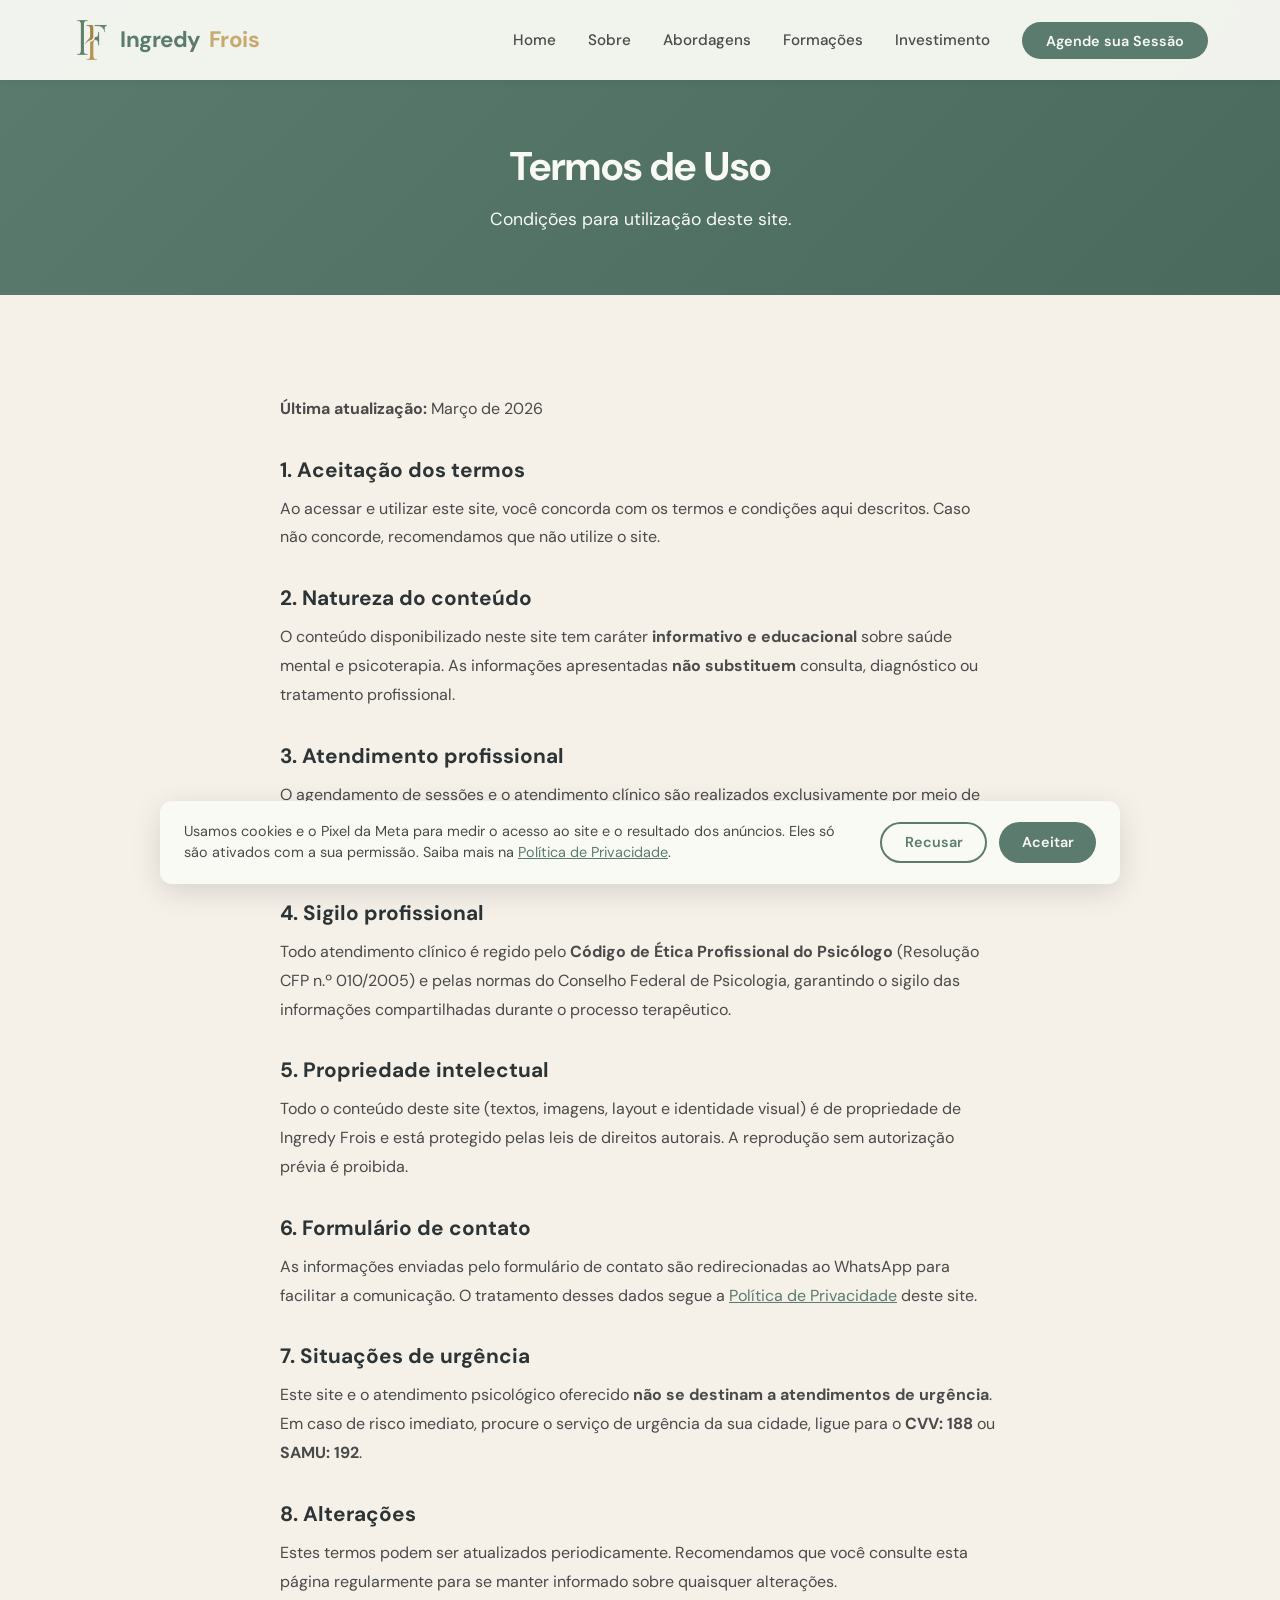
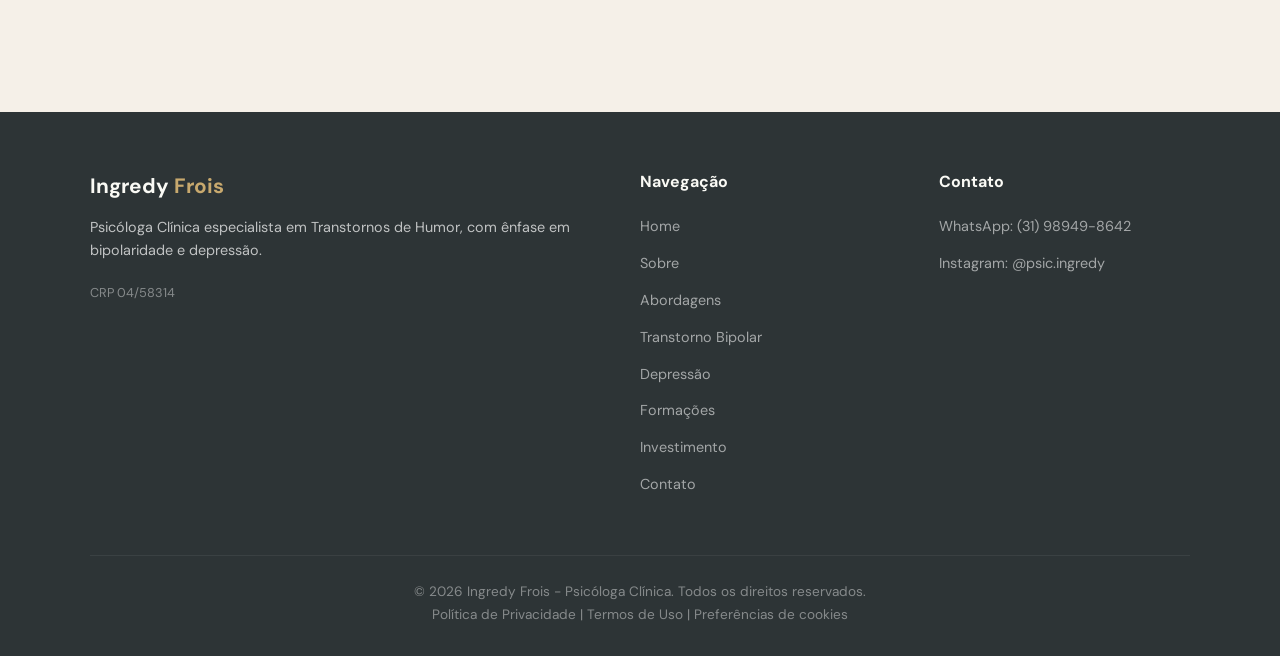
<file: termos.html>
<!DOCTYPE html>
<html lang="pt-BR">
<head>
  <meta charset="UTF-8">
  <meta name="viewport" content="width=device-width, initial-scale=1.0">
  <title>Termos de Uso - Ingredy Frois | Psicóloga Clínica</title>
  <meta name="description" content="Termos de uso do site da psicóloga Ingredy Frois. Condições para utilização deste site.">
  <link rel="canonical" href="https://ingredyfrois.com.br/termos.html">
  <meta name="robots" content="noindex">
  <link rel="preconnect" href="https://fonts.googleapis.com">
  <link rel="preconnect" href="https://fonts.gstatic.com" crossorigin>
  <link href="https://fonts.googleapis.com/css2?family=DM+Sans:ital,wght@0,400;0,500;0,600;0,700&display=swap" rel="stylesheet">
  <link rel="icon" href="favicon.ico" sizes="48x48">
  <link rel="icon" href="favicon-32x32.png" type="image/png" sizes="32x32">
  <link rel="apple-touch-icon" href="apple-touch-icon.png">
  <link rel="manifest" href="site.webmanifest">
  <meta name="theme-color" content="#5B7B6F">
  <link rel="stylesheet" href="css/style.css?v=10">
  <link rel="stylesheet" href="css/consent.css?v=1">
</head>
<body>
  <a class="skip-link" href="#main-content">Pular para o conteúdo principal</a>

  <!-- Header -->
  <header class="header">
    <nav class="nav">
      <a href="index.html" class="nav__logo">
        <img src="logo-if.png" alt="IF" class="nav__logo-img" width="40" height="40">
        Ingredy <span>Frois</span>
      </a>
      <ul class="nav__links" id="primary-navigation" aria-label="Navegação principal">
        <li><a href="index.html" class="nav__link">Home</a></li>
        <li><a href="sobre.html" class="nav__link">Sobre</a></li>
        <li><a href="abordagens.html" class="nav__link">Abordagens</a></li>
        <li><a href="formacoes.html" class="nav__link">Formações</a></li>
        <li><a href="investimento.html" class="nav__link">Investimento</a></li>
        <li><a href="contato.html" class="nav__link nav__cta">Agende sua Sessão</a></li>
      </ul>
      <button class="nav__toggle" aria-label="Abrir menu" aria-expanded="false" aria-controls="primary-navigation">
        <span></span>
        <span></span>
        <span></span>
      </button>
    </nav>
    <div class="nav__overlay"></div>
  </header>

  <main id="main-content">

  <!-- Page Header -->
  <section class="page-header">
    <h1>Termos de Uso</h1>
    <p>Condições para utilização deste site.</p>
  </section>

  <section class="section">
    <div class="section__container">
      <div class="legal-content">
        <p><strong>Última atualização:</strong> Março de 2026</p>

        <h2>1. Aceitação dos termos</h2>
        <p>
          Ao acessar e utilizar este site, você concorda com os termos e condições aqui descritos.
          Caso não concorde, recomendamos que não utilize o site.
        </p>

        <h2>2. Natureza do conteúdo</h2>
        <p>
          O conteúdo disponibilizado neste site tem caráter <strong>informativo e educacional</strong>
          sobre saúde mental e psicoterapia. As informações apresentadas <strong>não substituem</strong>
          consulta, diagnóstico ou tratamento profissional.
        </p>

        <h2>3. Atendimento profissional</h2>
        <p>
          O agendamento de sessões e o atendimento clínico são realizados exclusivamente por meio
          de contato direto via WhatsApp. O início do acompanhamento depende de avaliação prévia
          e aceite mútuo entre profissional e paciente.
        </p>

        <h2>4. Sigilo profissional</h2>
        <p>
          Todo atendimento clínico é regido pelo <strong>Código de Ética Profissional do Psicólogo</strong>
          (Resolução CFP n.º 010/2005) e pelas normas do Conselho Federal de Psicologia, garantindo
          o sigilo das informações compartilhadas durante o processo terapêutico.
        </p>

        <h2>5. Propriedade intelectual</h2>
        <p>
          Todo o conteúdo deste site (textos, imagens, layout e identidade visual) é de propriedade
          de Ingredy Frois e está protegido pelas leis de direitos autorais. A reprodução sem
          autorização prévia é proibida.
        </p>

        <h2>6. Formulário de contato</h2>
        <p>
          As informações enviadas pelo formulário de contato são redirecionadas ao WhatsApp para
          facilitar a comunicação. O tratamento desses dados segue a
          <a href="privacidade.html">Política de Privacidade</a> deste site.
        </p>

        <h2>7. Situações de urgência</h2>
        <p>
          Este site e o atendimento psicológico oferecido <strong>não se destinam a atendimentos de urgência</strong>.
          Em caso de risco imediato, procure o serviço de urgência da sua cidade, ligue para o
          <strong>CVV: 188</strong> ou <strong>SAMU: 192</strong>.
        </p>

        <h2>8. Alterações</h2>
        <p>
          Estes termos podem ser atualizados periodicamente. Recomendamos que você consulte esta página
          regularmente para se manter informado sobre quaisquer alterações.
        </p>
      </div>
    </div>
  </section>

  </main>

  <!-- Footer -->
  <footer class="footer">
    <div class="footer__container">
      <div class="footer__brand">
        <h3>Ingredy <span>Frois</span></h3>
        <p>Psicóloga Clínica especialista em Transtornos de Humor, com ênfase em bipolaridade e depressão.</p>
        <small>CRP 04/58314</small>
      </div>
      <div>
        <h4>Navegação</h4>
        <ul class="footer__links">
          <li><a href="index.html">Home</a></li>
          <li><a href="sobre.html">Sobre</a></li>
          <li><a href="abordagens.html">Abordagens</a></li>
          <li><a href="transtorno-bipolar.html">Transtorno Bipolar</a></li>
          <li><a href="depressao.html">Depressão</a></li>
          <li><a href="formacoes.html">Formações</a></li>
          <li><a href="investimento.html">Investimento</a></li>
          <li><a href="contato.html">Contato</a></li>
        </ul>
      </div>
      <div>
        <h4>Contato</h4>
        <ul class="footer__links">
          <li><a href="https://wa.me/5531989498642" data-cta="whatsapp" data-location="rodape" target="_blank" rel="noopener">WhatsApp: (31) 98949-8642</a></li>
          <li><a href="https://instagram.com/psic.ingredy" target="_blank" rel="noopener">Instagram: @psic.ingredy</a></li>
        </ul>
      </div>
    </div>
    <div class="footer__bottom">
      <p>&copy; 2026 Ingredy Frois - Psicóloga Clínica. Todos os direitos reservados.</p>
      <p><a href="privacidade.html">Política de Privacidade</a> | <a href="termos.html">Termos de Uso</a> | <button type="button" class="footer__cookie-btn" data-cookie-settings>Preferências de cookies</button></p>
    </div>
  </footer>

  <script src="js/consent.js?v=2"></script>
  <script src="js/main.js?v=2"></script>
</body>
</html>
</file>
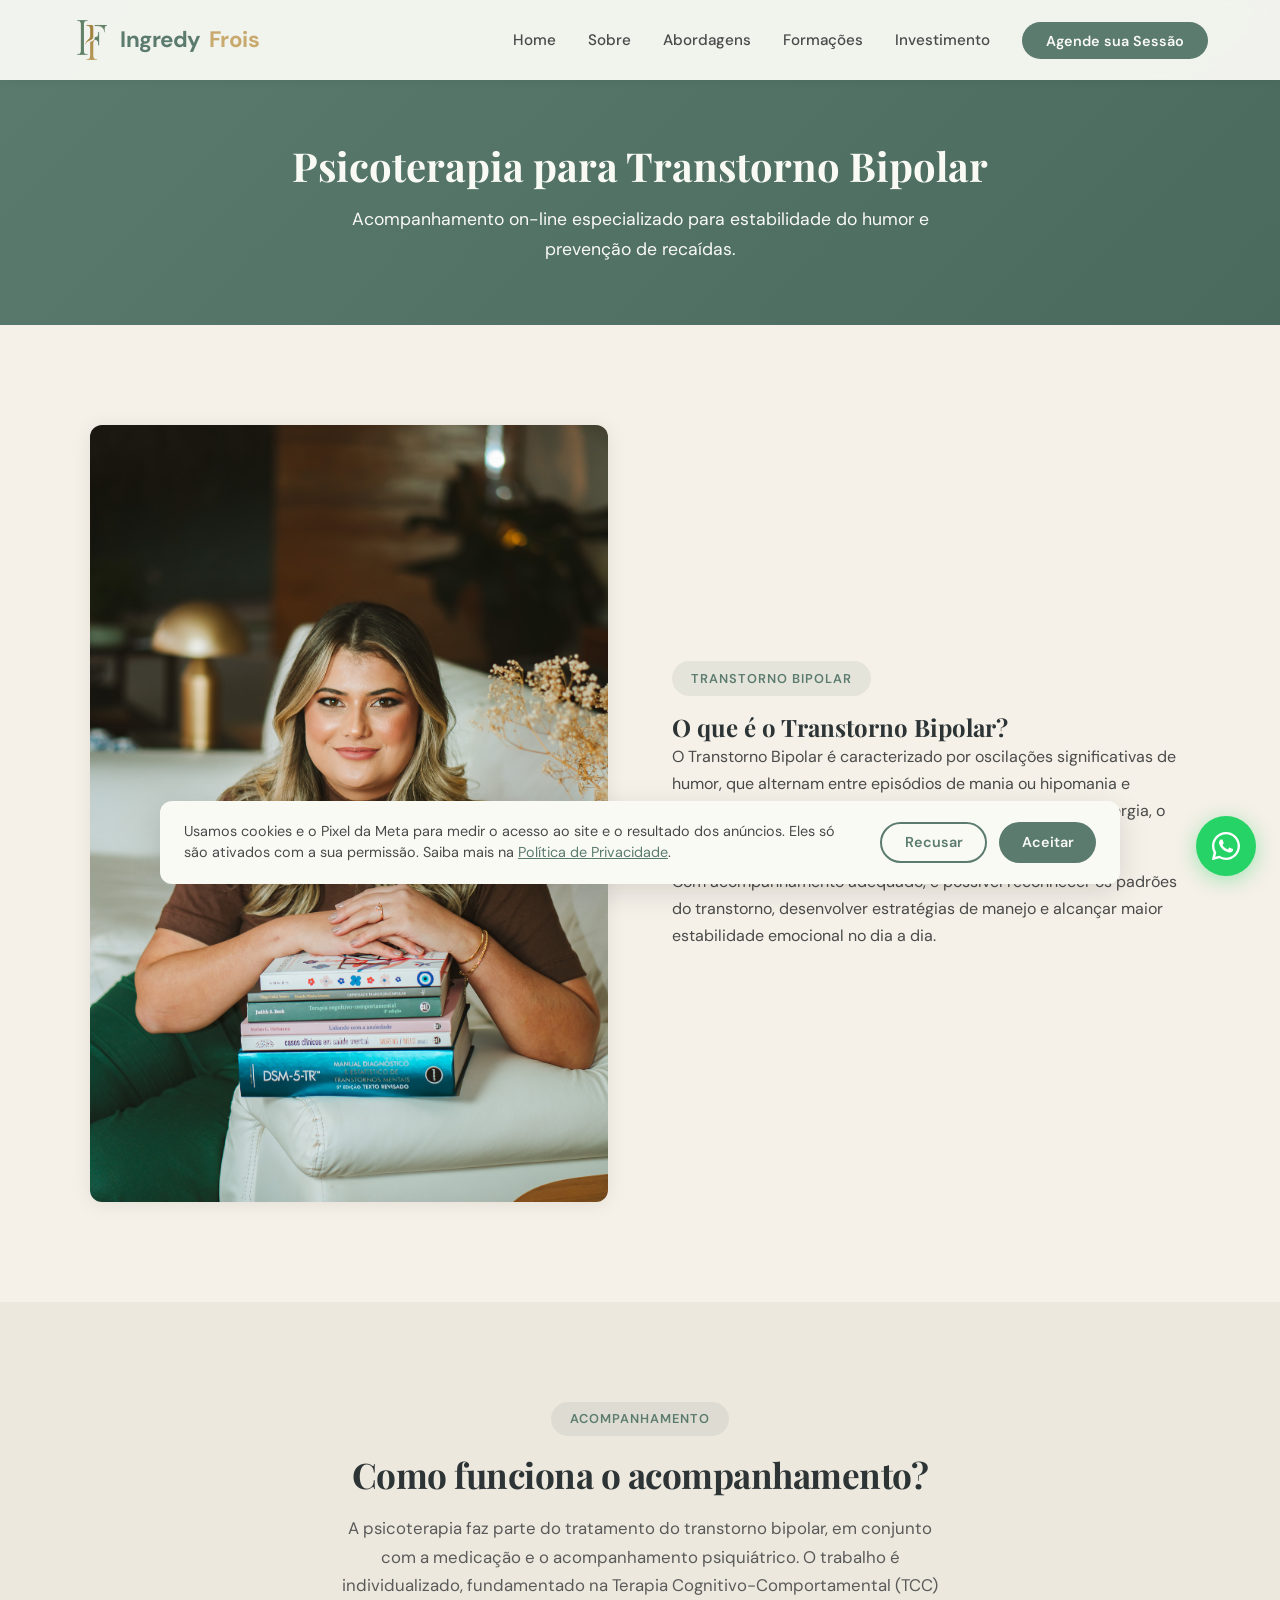
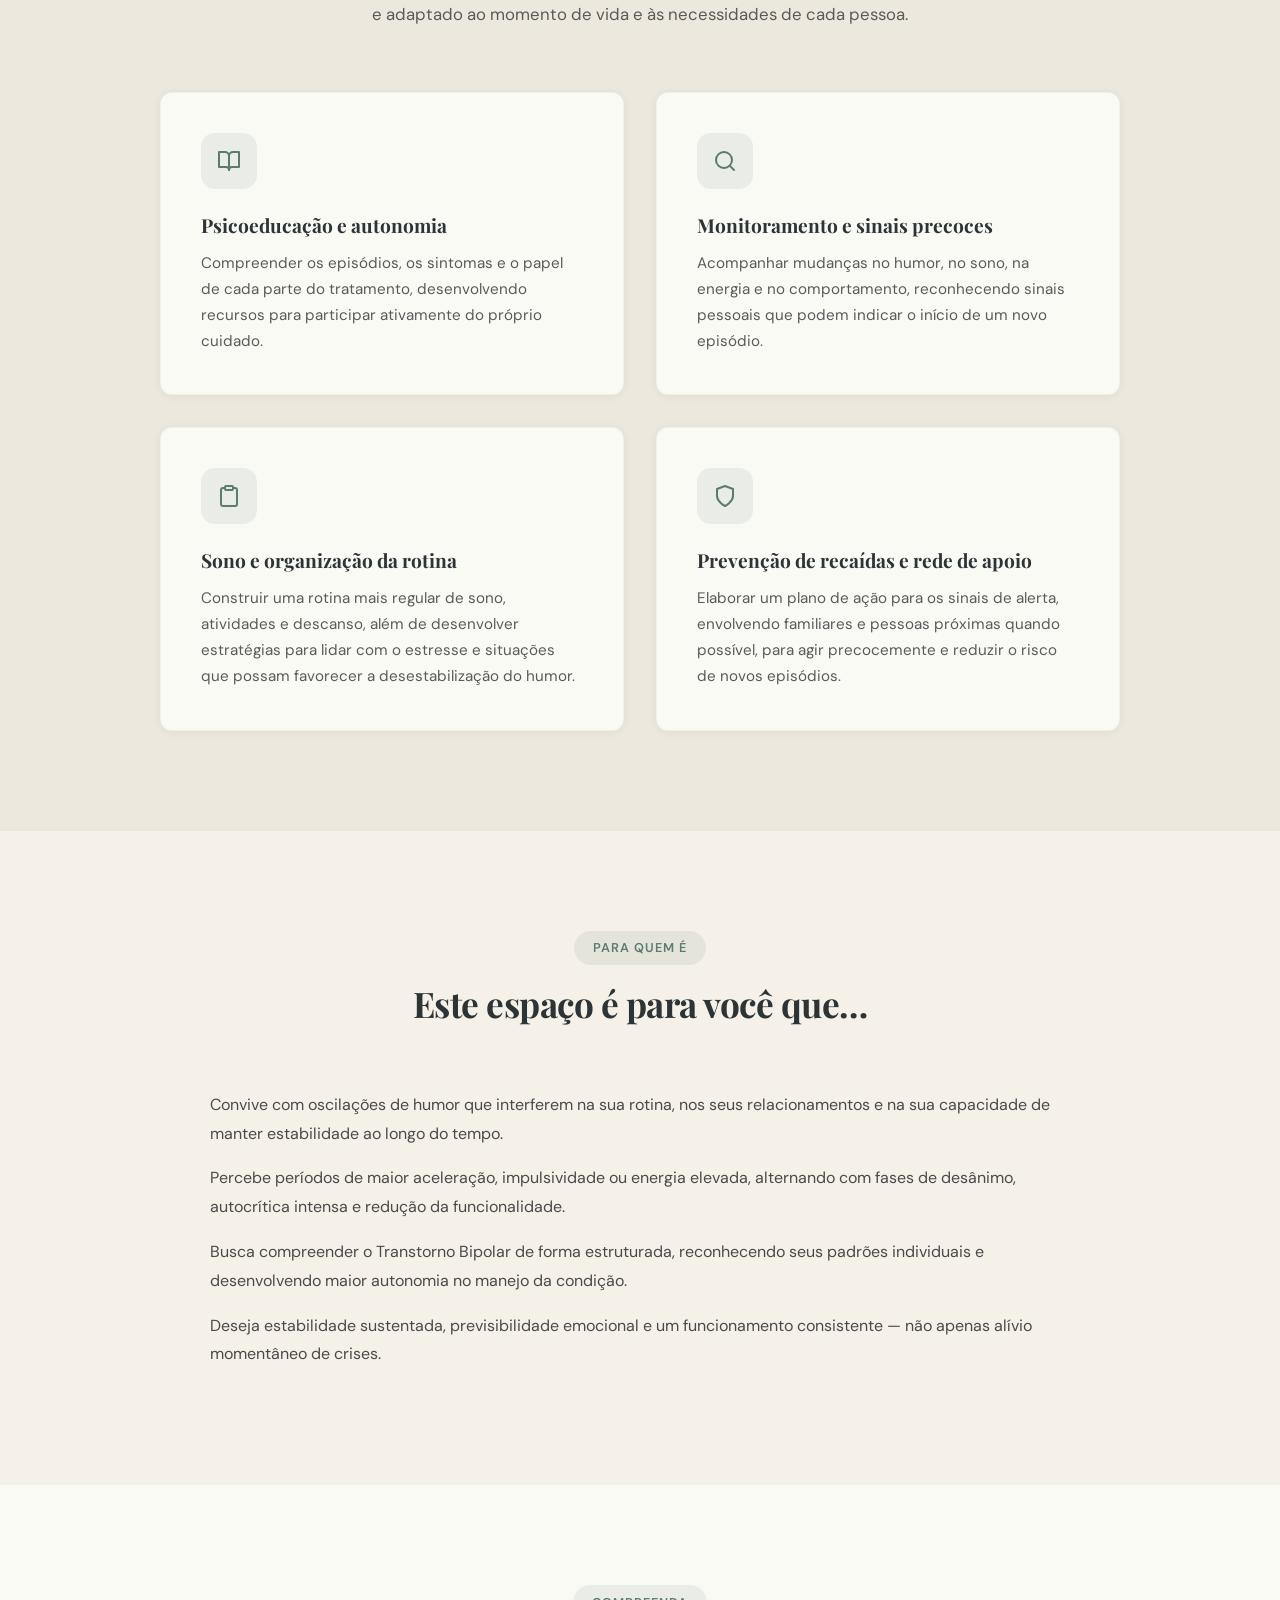
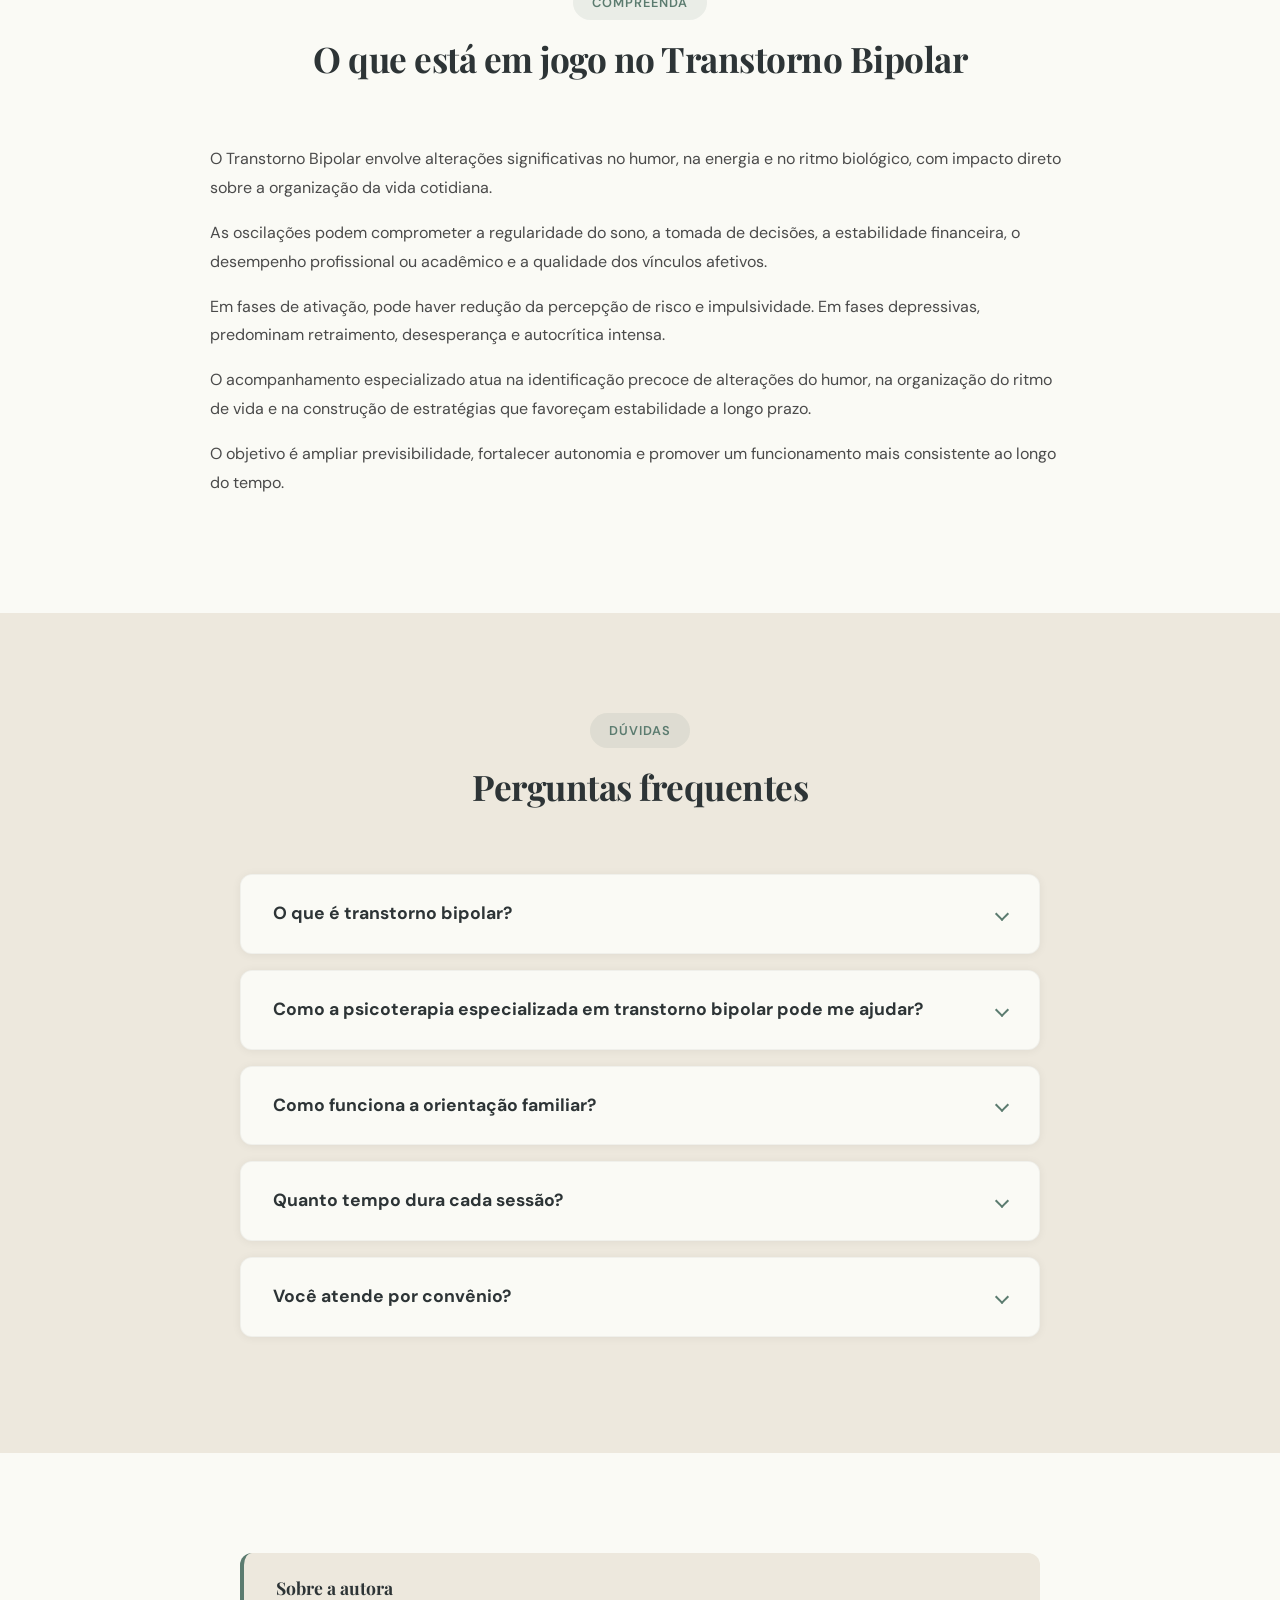
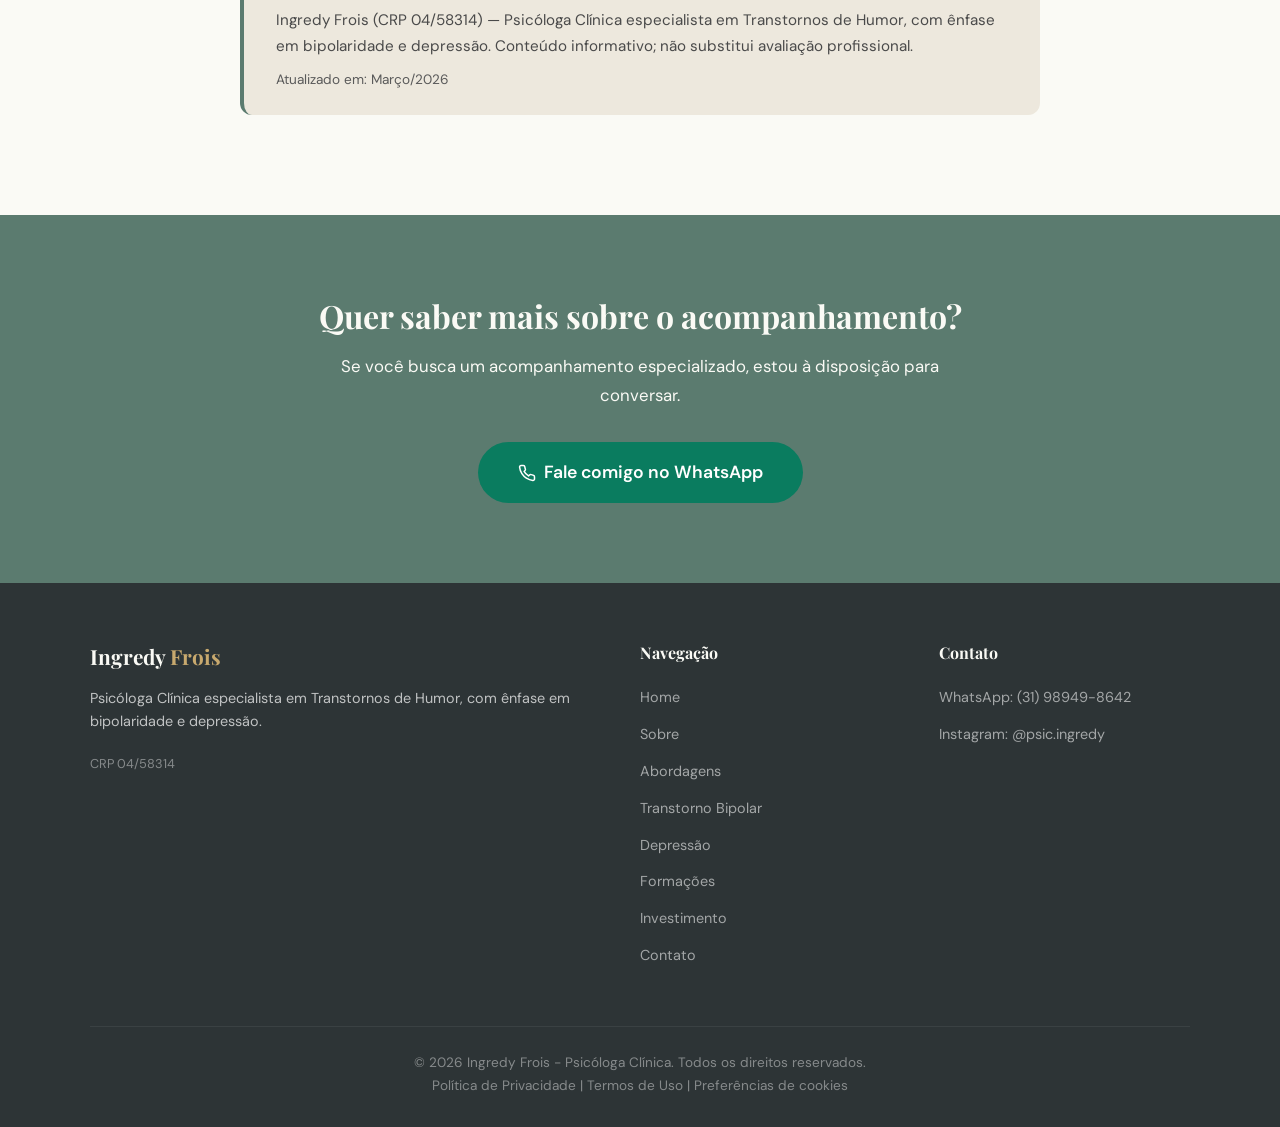
<file: transtorno-bipolar.html>
<!DOCTYPE html>
<html lang="pt-BR">
<head>
  <meta charset="UTF-8">
  <meta name="viewport" content="width=device-width, initial-scale=1.0">
  <title>Psicóloga Especialista em Transtorno Bipolar On-line | Ingredy Frois</title>
  <meta name="description" content="Psicoterapia on-line especializada em Transtorno Bipolar. Acompanhamento com TCC e DBT para estabilidade do humor, prevenção de recaídas e qualidade de vida.">
  <link rel="canonical" href="https://ingredyfrois.com.br/transtorno-bipolar.html">
  <meta property="og:title" content="Psicóloga Especialista em Transtorno Bipolar On-line | Ingredy Frois">
  <meta property="og:description" content="Psicoterapia on-line especializada em Transtorno Bipolar. Acompanhamento com TCC e DBT para estabilidade do humor e prevenção de recaídas.">
  <meta property="og:type" content="website">
  <meta property="og:url" content="https://ingredyfrois.com.br/transtorno-bipolar.html">
  <meta property="og:image" content="https://ingredyfrois.com.br/IMG_4815.JPG.jpeg">
  <meta property="og:locale" content="pt_BR">
  <meta name="twitter:card" content="summary_large_image">
  <link rel="preconnect" href="https://fonts.googleapis.com">
  <link rel="preconnect" href="https://fonts.gstatic.com" crossorigin>
  <link href="https://fonts.googleapis.com/css2?family=DM+Sans:ital,wght@0,400;0,500;0,600;0,700&family=Playfair+Display:wght@600;700&display=swap" rel="stylesheet">
  <link rel="icon" href="favicon.ico" sizes="48x48">
  <link rel="icon" href="favicon-32x32.png" type="image/png" sizes="32x32">
  <link rel="apple-touch-icon" href="apple-touch-icon.png">
  <link rel="manifest" href="site.webmanifest">
  <meta name="theme-color" content="#5B7B6F">
  <link rel="stylesheet" href="css/style.css?v=10">
  <link rel="stylesheet" href="css/consent.css?v=1">
</head>
<body>
  <a class="skip-link" href="#main-content">Pular para o conteúdo principal</a>

  <!-- Header -->
  <header class="header">
    <nav class="nav">
      <a href="index.html" class="nav__logo">
        <img src="logo-if.png" alt="IF" class="nav__logo-img" width="40" height="40">
        Ingredy <span>Frois</span>
      </a>
      <ul class="nav__links" id="primary-navigation" aria-label="Navegação principal">
        <li><a href="index.html" class="nav__link">Home</a></li>
        <li><a href="sobre.html" class="nav__link">Sobre</a></li>
        <li><a href="abordagens.html" class="nav__link">Abordagens</a></li>
        <li><a href="formacoes.html" class="nav__link">Formações</a></li>
        <li><a href="investimento.html" class="nav__link">Investimento</a></li>
        <li><a href="contato.html" class="nav__link nav__cta">Agende sua Sessão</a></li>
      </ul>
      <button class="nav__toggle" aria-label="Abrir menu" aria-expanded="false" aria-controls="primary-navigation">
        <span></span>
        <span></span>
        <span></span>
      </button>
    </nav>
    <div class="nav__overlay"></div>
  </header>

  <main id="main-content">

  <!-- Page Header -->
  <section class="page-header">
    <h1>Psicoterapia para Transtorno Bipolar</h1>
    <p>Acompanhamento on-line especializado para estabilidade do humor e prevenção de recaídas.</p>
  </section>

  <!-- O que é -->
  <section class="section">
    <div class="section__container">
      <div class="about-preview fade-in">
        <div class="about-preview__image">
          <img src="IMG_4815.JPG.jpeg" alt="Ingredy Frois - Psicóloga especialista em Transtorno Bipolar" width="530" height="400" loading="lazy">
        </div>
        <div class="about-preview__content">
          <span class="section__tag">Transtorno Bipolar</span>
          <h2>O que é o Transtorno Bipolar?</h2>
          <p>
            O Transtorno Bipolar é caracterizado por oscilações significativas de humor, que alternam
            entre episódios de mania ou hipomania e episódios depressivos. Essas mudanças afetam
            o sono, a energia, o comportamento e a capacidade de pensar com clareza.
          </p>
          <p>
            Com acompanhamento adequado, é possível reconhecer os padrões do transtorno, desenvolver
            estratégias de manejo e alcançar maior estabilidade emocional no dia a dia.
          </p>
        </div>
      </div>
    </div>
  </section>

  <!-- Como funciona o acompanhamento -->
  <section class="section section--alt">
    <div class="section__container">
      <div class="section__header fade-in">
        <span class="section__tag">Acompanhamento</span>
        <h2 class="section__title">Como funciona o acompanhamento?</h2>
        <p class="section__subtitle">
          A psicoterapia faz parte do tratamento do transtorno bipolar, em conjunto com a medicação e o acompanhamento psiquiátrico. O trabalho é individualizado, fundamentado na Terapia Cognitivo-Comportamental (TCC) e adaptado ao momento de vida e às necessidades de cada pessoa.
        </p>
      </div>
      <div class="cards cards--2x2 fade-in">
        <div class="card">
          <div class="card__icon" aria-hidden="true"><svg class="icon" viewBox="0 0 24 24" fill="none" stroke="currentColor" stroke-width="2" stroke-linecap="round" stroke-linejoin="round"><path d="M2 3h6a4 4 0 0 1 4 4v14a3 3 0 0 0-3-3H2z"/><path d="M22 3h-6a4 4 0 0 0-4 4v14a3 3 0 0 1 3-3h7z"/></svg></div>
          <h3 class="card__title">Psicoeducação e autonomia</h3>
          <p class="card__text">
            Compreender os episódios, os sintomas e o papel de cada parte do tratamento, desenvolvendo recursos para participar ativamente do próprio cuidado.
          </p>
        </div>
        <div class="card">
          <div class="card__icon" aria-hidden="true"><svg class="icon" viewBox="0 0 24 24" fill="none" stroke="currentColor" stroke-width="2" stroke-linecap="round" stroke-linejoin="round"><circle cx="11" cy="11" r="8"/><path d="m21 21-4.35-4.35"/></svg></div>
          <h3 class="card__title">Monitoramento e sinais precoces</h3>
          <p class="card__text">
            Acompanhar mudanças no humor, no sono, na energia e no comportamento, reconhecendo sinais pessoais que podem indicar o início de um novo episódio.
          </p>
        </div>
        <div class="card">
          <div class="card__icon" aria-hidden="true"><svg class="icon" viewBox="0 0 24 24" fill="none" stroke="currentColor" stroke-width="2" stroke-linecap="round" stroke-linejoin="round"><path d="M16 4h2a2 2 0 0 1 2 2v14a2 2 0 0 1-2 2H6a2 2 0 0 1-2-2V6a2 2 0 0 1 2-2h2"/><rect x="8" y="2" width="8" height="4" rx="1"/></svg></div>
          <h3 class="card__title">Sono e organização da rotina</h3>
          <p class="card__text">
            Construir uma rotina mais regular de sono, atividades e descanso, além de desenvolver estratégias para lidar com o estresse e situações que possam favorecer a desestabilização do humor.
          </p>
        </div>
        <div class="card">
          <div class="card__icon" aria-hidden="true"><svg class="icon" viewBox="0 0 24 24" fill="none" stroke="currentColor" stroke-width="2" stroke-linecap="round" stroke-linejoin="round"><path d="M12 22s8-4 8-10V5l-8-3-8 3v7c0 6 8 10 8 10z"/></svg></div>
          <h3 class="card__title">Prevenção de recaídas e rede de apoio</h3>
          <p class="card__text">
            Elaborar um plano de ação para os sinais de alerta, envolvendo familiares e pessoas próximas quando possível, para agir precocemente e reduzir o risco de novos episódios.
          </p>
        </div>
      </div>
    </div>
  </section>

  <!-- Para quem é -->
  <section class="section">
    <div class="section__container">
      <div class="section__header fade-in">
        <span class="section__tag">Para quem é</span>
        <h2 class="section__title">Este espaço é para você que&hellip;</h2>
      </div>
      <div class="prose fade-in">
        <p>Convive com oscilações de humor que interferem na sua rotina, nos seus relacionamentos e na sua capacidade de manter estabilidade ao longo do tempo.</p>
        <p>Percebe períodos de maior aceleração, impulsividade ou energia elevada, alternando com fases de desânimo, autocrítica intensa e redução da funcionalidade.</p>
        <p>Busca compreender o Transtorno Bipolar de forma estruturada, reconhecendo seus padrões individuais e desenvolvendo maior autonomia no manejo da condição.</p>
        <p>Deseja estabilidade sustentada, previsibilidade emocional e um funcionamento consistente &mdash; não apenas alívio momentâneo de crises.</p>
      </div>
    </div>
  </section>

  <!-- O que está em jogo -->
  <section class="section section--white">
    <div class="section__container">
      <div class="section__header fade-in">
        <span class="section__tag">Compreenda</span>
        <h2 class="section__title">O que está em jogo no Transtorno Bipolar</h2>
      </div>
      <div class="prose fade-in">
        <p>O Transtorno Bipolar envolve alterações significativas no humor, na energia e no ritmo biológico, com impacto direto sobre a organização da vida cotidiana.</p>
        <p>As oscilações podem comprometer a regularidade do sono, a tomada de decisões, a estabilidade financeira, o desempenho profissional ou acadêmico e a qualidade dos vínculos afetivos.</p>
        <p>Em fases de ativação, pode haver redução da percepção de risco e impulsividade. Em fases depressivas, predominam retraimento, desesperança e autocrítica intensa.</p>
        <p>O acompanhamento especializado atua na identificação precoce de alterações do humor, na organização do ritmo de vida e na construção de estratégias que favoreçam estabilidade a longo prazo.</p>
        <p>O objetivo é ampliar previsibilidade, fortalecer autonomia e promover um funcionamento mais consistente ao longo do tempo.</p>
      </div>
    </div>
  </section>

  <!-- FAQ -->
  <section class="section section--alt">
    <div class="section__container">
      <div class="section__header fade-in">
        <span class="section__tag">Dúvidas</span>
        <h2 class="section__title">Perguntas frequentes</h2>
      </div>
      <div class="faq fade-in">
        <details class="faq-item">
          <summary class="faq-item__question">O que é transtorno bipolar?</summary>
          <div class="faq-item__answer">
            <p>O transtorno bipolar é uma condição de saúde mental caracterizada por episódios
            de mania, hipomania ou depressão, que provocam alterações no humor, na energia, no sono,
            no pensamento e no comportamento.</p>
          </div>
        </details>
        <details class="faq-item">
          <summary class="faq-item__question">Como a psicoterapia especializada em transtorno bipolar pode me ajudar?</summary>
          <div class="faq-item__answer">
            <p>A psicoterapia ajuda a compreender o transtorno, monitorar o humor, identificar
            sinais precoces de novos episódios e desenvolver estratégias para prevenir recaídas.
            Também trabalha a regulação emocional, a rotina de sono e as dificuldades do dia a dia,
            em conjunto com o acompanhamento psiquiátrico.</p>
          </div>
        </details>
        <details class="faq-item">
          <summary class="faq-item__question">Como funciona a orientação familiar?</summary>
          <div class="faq-item__answer">
            <p>A orientação familiar ajuda familiares e parceiros a compreender o transtorno bipolar,
            reconhecer sinais precoces de novos episódios, melhorar a comunicação e desenvolver
            estratégias para oferecer apoio, sem deixar de cuidar da própria saúde emocional.</p>
          </div>
        </details>
        <details class="faq-item">
          <summary class="faq-item__question">Quanto tempo dura cada sessão?</summary>
          <div class="faq-item__answer">
            <p>As sessões têm duração de 50 minutos.</p>
          </div>
        </details>
        <details class="faq-item">
          <summary class="faq-item__question">Você atende por convênio?</summary>
          <div class="faq-item__answer">
            <p>Não, os atendimentos são particulares. Emito recibo para solicitação de reembolso,
            conforme as condições do seu plano de saúde.</p>
          </div>
        </details>
      </div>
    </div>
  </section>

  <!-- Author Box -->
  <section class="section section--white">
    <div class="section__container">
      <div class="author-box fade-in">
        <h2 class="author-box__title">Sobre a autora</h2>
        <p class="author-box__text">
          Ingredy Frois (CRP 04/58314) &mdash; Psicóloga Clínica especialista em Transtornos de Humor,
          com ênfase em bipolaridade e depressão. Conteúdo informativo; não substitui avaliação profissional.
        </p>
        <p class="author-box__meta">Atualizado em: Março/2026</p>
      </div>
    </div>
  </section>

  <!-- CTA -->
  <section class="cta">
    <h2>Quer saber mais sobre o acompanhamento?</h2>
    <p>
      Se você busca um acompanhamento especializado, estou à disposição para conversar.
    </p>
    <a href="https://wa.me/5531989498642?text=Ol%C3%A1%2C%20gostaria%20de%20saber%20mais%20sobre%20o%20acompanhamento%20para%20transtorno%20bipolar." class="btn btn--whatsapp" data-cta="whatsapp" data-location="bipolar-cta" target="_blank" rel="noopener">
      <svg class="icon" viewBox="0 0 24 24" fill="none" stroke="currentColor" stroke-width="2" stroke-linecap="round" stroke-linejoin="round"><path d="M22 16.92v3a2 2 0 0 1-2.18 2 19.79 19.79 0 0 1-8.63-3.07 19.5 19.5 0 0 1-6-6 19.79 19.79 0 0 1-3.07-8.67A2 2 0 0 1 4.11 2h3a2 2 0 0 1 2 1.72c.12.96.36 1.9.7 2.81a2 2 0 0 1-.45 2.11L8.09 9.91a16 16 0 0 0 6 6l1.27-1.27a2 2 0 0 1 2.11-.45c.91.34 1.85.58 2.81.7A2 2 0 0 1 22 16.92z"/></svg> Fale comigo no WhatsApp
    </a>
  </section>

  </main>

  <!-- Footer -->
  <footer class="footer">
    <div class="footer__container">
      <div class="footer__brand">
        <h3>Ingredy <span>Frois</span></h3>
        <p>Psicóloga Clínica especialista em Transtornos de Humor, com ênfase em bipolaridade e depressão.</p>
        <small>CRP 04/58314</small>
      </div>
      <div>
        <h4>Navegação</h4>
        <ul class="footer__links">
          <li><a href="index.html">Home</a></li>
          <li><a href="sobre.html">Sobre</a></li>
          <li><a href="abordagens.html">Abordagens</a></li>
          <li><a href="transtorno-bipolar.html">Transtorno Bipolar</a></li>
          <li><a href="depressao.html">Depressão</a></li>
          <li><a href="formacoes.html">Formações</a></li>
          <li><a href="investimento.html">Investimento</a></li>
          <li><a href="contato.html">Contato</a></li>
        </ul>
      </div>
      <div>
        <h4>Contato</h4>
        <ul class="footer__links">
          <li><a href="https://wa.me/5531989498642" data-cta="whatsapp" data-location="rodape" target="_blank" rel="noopener">WhatsApp: (31) 98949-8642</a></li>
          <li><a href="https://instagram.com/psic.ingredy" target="_blank" rel="noopener">Instagram: @psic.ingredy</a></li>
        </ul>
      </div>
    </div>
    <div class="footer__bottom">
      <p>&copy; 2026 Ingredy Frois - Psicóloga Clínica. Todos os direitos reservados.</p>
      <p><a href="privacidade.html">Política de Privacidade</a> | <a href="termos.html">Termos de Uso</a> | <button type="button" class="footer__cookie-btn" data-cookie-settings>Preferências de cookies</button></p>
    </div>
  </footer>

<!-- WhatsApp Chat Widget -->
  <div class="wa-widget" id="waWidget">
    <div class="wa-widget__chat" id="waChat">
      <div class="wa-widget__header">
        <svg class="wa-widget__wa-icon" viewBox="0 0 24 24" fill="#fff" width="24" height="24"><path d="M17.472 14.382c-.297-.149-1.758-.867-2.03-.967-.273-.099-.471-.148-.67.15-.197.297-.767.966-.94 1.164-.173.199-.347.223-.644.075-.297-.15-1.255-.463-2.39-1.475-.883-.788-1.48-1.761-1.653-2.059-.173-.297-.018-.458.13-.606.134-.133.298-.347.446-.52.149-.174.198-.298.298-.497.099-.198.05-.371-.025-.52-.075-.149-.669-1.612-.916-2.207-.242-.579-.487-.5-.669-.51-.173-.008-.371-.01-.57-.01-.198 0-.52.074-.792.372-.272.297-1.04 1.016-1.04 2.479 0 1.462 1.065 2.875 1.213 3.074.149.198 2.096 3.2 5.077 4.487.709.306 1.262.489 1.694.625.712.227 1.36.195 1.871.118.571-.085 1.758-.719 2.006-1.413.248-.694.248-1.289.173-1.413-.074-.124-.272-.198-.57-.347z"/><path d="M12 0C5.373 0 0 5.373 0 12c0 2.025.506 3.937 1.395 5.614L.05 23.335a.5.5 0 00.615.614l5.721-1.345A11.95 11.95 0 0012 24c6.627 0 12-5.373 12-12S18.627 0 12 0zm0 22c-1.862 0-3.623-.508-5.137-1.416l-.358-.214-3.713.873.873-3.713-.214-.358A9.96 9.96 0 012 12C2 6.486 6.486 2 12 2s10 4.486 10 10-4.486 10-10 10z"/></svg>
        <div class="wa-widget__header-info">
          <span class="wa-widget__name">Ingredy Frois</span>
          <span class="wa-widget__status">Responde em horário comercial</span>
        </div>
        <button class="wa-widget__close" id="waClose" aria-label="Fechar">&times;</button>
      </div>
      <div class="wa-widget__body">
        <div class="wa-widget__msg">
          <span>Olá! Gostaria de agendar sua sessão on-line hoje?</span>
        </div>
      </div>
      <a href="https://wa.me/5531989498642?text=Ol%C3%A1%2C%20gostaria%20de%20agendar%20uma%20sess%C3%A3o." class="wa-widget__cta" data-cta="whatsapp" data-location="floating" target="_blank" rel="noopener">
        Abrir bate-papo
        <svg viewBox="0 0 24 24" fill="#fff" width="18" height="18"><path d="M2 21l1.65-3.8A8.94 8.94 0 012.05 13C2.05 8.03 6.03 4.05 11 4.05c4.97 0 9 3.98 9 8.95 0 4.97-4.03 8.95-9 8.95-1.41 0-2.76-.33-3.98-.94L2 21z"/></svg>
      </a>
    </div>
    <button class="wa-widget__btn" id="waBtn" aria-label="Fale pelo WhatsApp">
      <svg viewBox="0 0 24 24" fill="#fff" width="28" height="28"><path d="M17.472 14.382c-.297-.149-1.758-.867-2.03-.967-.273-.099-.471-.148-.67.15-.197.297-.767.966-.94 1.164-.173.199-.347.223-.644.075-.297-.15-1.255-.463-2.39-1.475-.883-.788-1.48-1.761-1.653-2.059-.173-.297-.018-.458.13-.606.134-.133.298-.347.446-.52.149-.174.198-.298.298-.497.099-.198.05-.371-.025-.52-.075-.149-.669-1.612-.916-2.207-.242-.579-.487-.5-.669-.51-.173-.008-.371-.01-.57-.01-.198 0-.52.074-.792.372-.272.297-1.04 1.016-1.04 2.479 0 1.462 1.065 2.875 1.213 3.074.149.198 2.096 3.2 5.077 4.487.709.306 1.262.489 1.694.625.712.227 1.36.195 1.871.118.571-.085 1.758-.719 2.006-1.413.248-.694.248-1.289.173-1.413-.074-.124-.272-.198-.57-.347z"/><path d="M12 0C5.373 0 0 5.373 0 12c0 2.025.506 3.937 1.395 5.614L.05 23.335a.5.5 0 00.615.614l5.721-1.345A11.95 11.95 0 0012 24c6.627 0 12-5.373 12-12S18.627 0 12 0zm0 22c-1.862 0-3.623-.508-5.137-1.416l-.358-.214-3.713.873.873-3.713-.214-.358A9.96 9.96 0 012 12C2 6.486 6.486 2 12 2s10 4.486 10 10-4.486 10-10 10z"/></svg>
    </button>
  </div>

  <script src="js/consent.js?v=2"></script>
  <script src="js/main.js?v=2"></script>
  <script type="application/ld+json">
  {
    "@context": "https://schema.org",
    "@type": "FAQPage",
    "mainEntity": [
      {
        "@type": "Question",
        "name": "O que é transtorno bipolar?",
        "acceptedAnswer": {
          "@type": "Answer",
          "text": "O transtorno bipolar é uma condição de saúde mental caracterizada por episódios de mania, hipomania ou depressão, que provocam alterações no humor, na energia, no sono, no pensamento e no comportamento."
        }
      },
      {
        "@type": "Question",
        "name": "Como a psicoterapia especializada em transtorno bipolar pode me ajudar?",
        "acceptedAnswer": {
          "@type": "Answer",
          "text": "A psicoterapia ajuda a compreender o transtorno, monitorar o humor, identificar sinais precoces de novos episódios e desenvolver estratégias para prevenir recaídas. Também trabalha a regulação emocional, a rotina de sono e as dificuldades do dia a dia, em conjunto com o acompanhamento psiquiátrico."
        }
      },
      {
        "@type": "Question",
        "name": "Como funciona a orientação familiar?",
        "acceptedAnswer": {
          "@type": "Answer",
          "text": "A orientação familiar ajuda familiares e parceiros a compreender o transtorno bipolar, reconhecer sinais precoces de novos episódios, melhorar a comunicação e desenvolver estratégias para oferecer apoio, sem deixar de cuidar da própria saúde emocional."
        }
      },
      {
        "@type": "Question",
        "name": "Quanto tempo dura cada sessão?",
        "acceptedAnswer": {
          "@type": "Answer",
          "text": "As sessões têm duração de 50 minutos."
        }
      },
      {
        "@type": "Question",
        "name": "Você atende por convênio?",
        "acceptedAnswer": {
          "@type": "Answer",
          "text": "Não, os atendimentos são particulares. Emito recibo para solicitação de reembolso, conforme as condições do seu plano de saúde."
        }
      }
    ]
  }
  </script>
</body>
</html>
</file>
<file: css/style.css>
/* ===== RESET & BASE ===== */
*,
*::before,
*::after {
  margin: 0;
  padding: 0;
  box-sizing: border-box;
}

:root {
  --primary: #5B7B6F;
  --primary-dark: #4A6A5E;
  --primary-light: #7A9B8F;
  --accent: #C8A96E;
  --accent-dark: #B0924F;
  --bg: #F5F0E8;
  --bg-alt: #EDE8DD;
  --white: #FAFAF5;
  --dark: #2D3436;
  --text: #4A4A4A;
  --text-light: #5A5A5A;
  --shadow-sm: 0 1px 10px rgba(0, 0, 0, 0.06);
  --shadow: 0 2px 20px rgba(0, 0, 0, 0.08);
  --shadow-lg: 0 8px 30px rgba(0, 0, 0, 0.12);
  --radius: 12px;
  --transition: all 0.3s ease;
}

html {
  scroll-behavior: smooth;
  font-size: 16px;
}

body {
  font-family: 'DM Sans', 'Segoe UI', sans-serif;
  background-color: var(--bg);
  color: var(--text);
  line-height: 1.7;
  overflow-x: hidden;
}

a {
  text-decoration: none;
  color: inherit;
  transition: var(--transition);
}

ul {
  list-style: none;
}

img {
  max-width: 100%;
  height: auto;
  display: block;
}

h1, h2, h3, h4 {
  color: var(--dark);
  line-height: 1.3;
  font-family: 'Playfair Display', 'DM Sans', serif;
}

/* ===== HEADER / NAV ===== */
.header {
  position: fixed;
  top: 0;
  left: 0;
  width: 100%;
  z-index: 1000;
  background: rgba(250, 250, 245, 0.95);
  backdrop-filter: blur(10px);
  box-shadow: 0 1px 10px rgba(0, 0, 0, 0.05);
  transition: var(--transition);
}

.header.scrolled {
  box-shadow: var(--shadow);
}

.nav {
  max-width: 1200px;
  margin: 0 auto;
  padding: 0 2rem;
  display: flex;
  align-items: center;
  justify-content: space-between;
  height: 80px;
}

.nav__logo {
  font-size: 1.4rem;
  font-weight: 700;
  color: var(--primary);
  letter-spacing: -0.5px;
  display: flex;
  align-items: center;
  gap: 0.5rem;
}

.nav__logo-img {
  width: 40px;
  height: 40px;
  max-width: 40px;
  max-height: 40px;
  object-fit: contain;
  flex-shrink: 0;
}

.nav__logo span {
  color: var(--accent);
}

.nav__links {
  display: flex;
  gap: 2rem;
  align-items: center;
}

.nav__link {
  font-size: 0.95rem;
  font-weight: 500;
  color: var(--text);
  position: relative;
  padding: 0.25rem 0;
}

.nav__link::after {
  content: '';
  position: absolute;
  bottom: 0;
  left: 0;
  width: 0;
  height: 2px;
  background: var(--primary);
  transition: var(--transition);
}

.nav__link:hover::after,
.nav__link.active::after {
  width: 100%;
}

.nav__link:hover,
.nav__link.active {
  color: var(--primary);
}

.nav__cta {
  background: var(--primary);
  color: var(--white) !important;
  padding: 0.6rem 1.5rem;
  border-radius: 50px;
  font-weight: 600;
  font-size: 0.9rem;
}

.nav__cta::after {
  display: none;
}

.nav__cta:hover {
  background: var(--primary-dark);
  transform: translateY(-1px);
}

/* Mobile menu */
.nav__toggle {
  display: none;
  flex-direction: column;
  gap: 5px;
  cursor: pointer;
  padding: 5px;
  z-index: 1001;
  background: none;
  border: none;
  -webkit-appearance: none;
  appearance: none;
}

.nav__toggle span {
  width: 25px;
  height: 2.5px;
  background: var(--dark);
  border-radius: 2px;
  transition: var(--transition);
}

.nav__toggle.active span:nth-child(1) {
  transform: rotate(45deg) translate(5px, 5px);
}

.nav__toggle.active span:nth-child(2) {
  opacity: 0;
}

.nav__toggle.active span:nth-child(3) {
  transform: rotate(-45deg) translate(5px, -5px);
}

/* ===== HERO ===== */
.hero {
  min-height: 100vh;
  display: flex;
  align-items: center;
  padding: 100px 2rem 60px;
  background: linear-gradient(135deg, var(--bg) 0%, var(--bg-alt) 100%);
}

.hero__container {
  max-width: 1200px;
  margin: 0 auto;
  display: grid;
  grid-template-columns: 1fr 1fr;
  gap: 4rem;
  align-items: center;
}

.hero__tag {
  display: inline-block;
  background: rgba(91, 123, 111, 0.1);
  color: var(--primary);
  padding: 0.4rem 1.2rem;
  border-radius: 50px;
  font-size: 0.85rem;
  font-weight: 600;
  margin-bottom: 1.5rem;
  letter-spacing: 0.5px;
}

.hero__title {
  font-size: 3rem;
  font-weight: 700;
  margin-bottom: 1rem;
  letter-spacing: -1px;
}

.hero__title span {
  color: var(--dark);
}

.hero__subtitle {
  font-size: 1.1rem;
  color: var(--text-light);
  margin-bottom: 0.5rem;
  font-weight: 500;
}

.hero__description {
  font-size: 1.05rem;
  color: var(--text);
  margin-bottom: 1.2rem;
  max-width: 500px;
}

.hero__credentials {
  display: flex;
  flex-wrap: wrap;
  gap: 0.5rem;
  margin-bottom: 2rem;
  max-width: 520px;
  list-style: none;
  padding: 0;
}

.hero__credentials li {
  background: rgba(91, 123, 111, 0.1);
  color: var(--primary-dark);
  font-size: 0.85rem;
  font-weight: 500;
  padding: 0.35rem 0.85rem;
  border-radius: 20px;
  border: 1px solid rgba(91, 123, 111, 0.2);
}

.hero__buttons {
  display: flex;
  gap: 1rem;
  flex-wrap: wrap;
}

.hero__instagram {
  display: inline-flex;
  align-items: center;
  gap: 0.5rem;
  margin-top: 1.5rem;
  padding: 0.6rem 1.2rem;
  border-radius: 50px;
  background: linear-gradient(135deg, rgba(131,58,180,0.08), rgba(225,48,108,0.08), rgba(247,119,55,0.08));
  border: 1px solid rgba(225,48,108,0.15);
  color: #C13584;
  font-size: 0.9rem;
  font-weight: 600;
  transition: var(--transition);
}

.hero__instagram:hover {
  background: linear-gradient(135deg, rgba(131,58,180,0.15), rgba(225,48,108,0.15), rgba(247,119,55,0.15));
  border-color: rgba(225,48,108,0.3);
  transform: translateY(-1px);
  color: #A02070;
}

.hero__instagram svg {
  flex-shrink: 0;
}

.hero__instagram-label {
  color: var(--text-light);
  font-weight: 400;
  font-size: 0.82rem;
  margin-left: 0.25rem;
}

.hero__image {
  display: flex;
  justify-content: center;
  align-items: center;
  overflow: hidden;
  border-radius: 50%;
  width: 420px;
  height: 420px;
  box-shadow: var(--shadow-lg);
  border: 6px solid var(--white);
  margin: 0 auto;
}

.hero__image img {
  width: 100%;
  height: 100%;
  object-fit: cover;
}

/* ===== BUTTONS ===== */
.btn {
  display: inline-flex;
  align-items: center;
  gap: 0.5rem;
  padding: 0.85rem 2rem;
  border-radius: 50px;
  font-weight: 600;
  font-size: 0.95rem;
  cursor: pointer;
  border: none;
  transition: var(--transition);
  font-family: inherit;
}

.btn--primary {
  background: var(--primary);
  color: var(--white);
}

.btn--primary:hover {
  background: var(--primary-dark);
  transform: translateY(-2px);
  box-shadow: 0 4px 15px rgba(91, 123, 111, 0.3);
}

.btn--outline {
  background: transparent;
  color: var(--primary);
  border: 2px solid var(--primary);
}

.btn--outline:hover {
  background: var(--primary);
  color: var(--white);
  transform: translateY(-2px);
}

.btn--accent {
  background: var(--accent);
  color: #111;
}

.btn--accent:hover {
  background: var(--accent-dark);
  transform: translateY(-2px);
  box-shadow: 0 4px 15px rgba(200, 169, 110, 0.3);
}

.btn--whatsapp {
  background: #0A7C5F;
  color: #fff;
}

.btn--whatsapp:hover {
  background: #086B50;
  transform: translateY(-2px);
  box-shadow: 0 4px 15px rgba(10, 124, 95, 0.3);
}

.btn--full {
  width: 100%;
  justify-content: center;
}

/* ===== SECTIONS ===== */
.section {
  padding: 100px 2rem;
}

.section--alt {
  background: var(--bg-alt);
}

.section--white {
  background: var(--white);
}

.section__container {
  max-width: 1100px;
  margin: 0 auto;
}

.section__container--center {
  text-align: center;
}

.section__header {
  text-align: center;
  margin-bottom: 4rem;
}

.section__tag {
  display: inline-block;
  background: rgba(91, 123, 111, 0.1);
  color: var(--primary);
  padding: 0.4rem 1.2rem;
  border-radius: 50px;
  font-size: 0.8rem;
  font-weight: 600;
  margin-bottom: 1rem;
  text-transform: uppercase;
  letter-spacing: 1px;
}

.section__title {
  font-size: 2.2rem;
  font-weight: 700;
  margin-bottom: 1rem;
  letter-spacing: -0.5px;
}

.section__subtitle {
  font-size: 1.05rem;
  color: var(--text-light);
  max-width: 600px;
  margin: 0 auto;
}

/* ===== ABOUT PREVIEW (Home) ===== */
.about-preview {
  display: grid;
  grid-template-columns: 1fr 1fr;
  gap: 4rem;
  align-items: center;
}

.about-preview__image img {
  border-radius: var(--radius);
  box-shadow: var(--shadow);
}

.about-preview__content h3 {
  font-size: 1.6rem;
  margin-bottom: 1.5rem;
}

.about-preview__content p {
  margin-bottom: 1rem;
  color: var(--text);
}

.about-preview__content .btn {
  margin-top: 1rem;
}

/* ===== CARDS ===== */
.cards {
  display: grid;
  grid-template-columns: repeat(auto-fit, minmax(300px, 1fr));
  gap: 2rem;
}

.card {
  background: var(--white);
  border-radius: var(--radius);
  padding: 2.5rem;
  box-shadow: var(--shadow-sm);
  transition: var(--transition);
  border: 1px solid rgba(0, 0, 0, 0.04);
}

.card:hover {
  transform: translateY(-4px);
  box-shadow: var(--shadow);
}

/* ===== SVG ICONS ===== */
.icon {
  display: block;
  width: 24px;
  height: 24px;
  flex-shrink: 0;
}

.btn .icon {
  width: 18px;
  height: 18px;
}

.contact-item__icon .icon {
  color: #fff;
}

.card__icon {
  width: 56px;
  height: 56px;
  background: rgba(91, 123, 111, 0.1);
  border-radius: 14px;
  display: flex;
  align-items: center;
  justify-content: center;
  margin-bottom: 1.5rem;
  color: var(--primary);
}

.card__title {
  font-size: 1.2rem;
  font-weight: 700;
  margin-bottom: 0.8rem;
}

.card__text {
  color: var(--text-light);
  font-size: 0.95rem;
}

.card--center {
  text-align: center;
}

.card__icon--center {
  margin: 0 auto 1.5rem;
}

.cards--payment {
  max-width: 700px;
  margin: 0 auto;
}

.cards--2x2 {
  grid-template-columns: repeat(2, 1fr);
  max-width: 960px;
  margin: 0 auto;
}

/* ===== APPROACH CARDS ===== */
.approach-card {
  background: var(--white);
  border-radius: var(--radius);
  padding: 3rem;
  box-shadow: var(--shadow);
  border-left: 4px solid var(--primary);
  margin-bottom: 2rem;
}

.approach-card__title {
  font-size: 1.4rem;
  font-weight: 700;
  margin-bottom: 1rem;
  color: var(--primary-dark);
}

.approach-card__text {
  color: var(--text);
  font-size: 1rem;
  line-height: 1.8;
}

/* ===== QUALIFICATIONS LIST ===== */
.qualifications {
  display: grid;
  grid-template-columns: 1fr 1fr;
  gap: 2rem;
}

.qualification-item {
  display: flex;
  align-items: flex-start;
  gap: 1rem;
  padding: 1.5rem;
  background: var(--white);
  border-radius: var(--radius);
  box-shadow: var(--shadow-sm);
  transition: var(--transition);
  border: 1px solid rgba(0, 0, 0, 0.04);
}

.qualification-item:hover {
  transform: translateY(-2px);
  box-shadow: var(--shadow);
}

.qualification-item__icon {
  width: 44px;
  height: 44px;
  min-width: 44px;
  background: rgba(91, 123, 111, 0.1);
  border-radius: 10px;
  display: flex;
  align-items: center;
  justify-content: center;
  color: var(--primary);
}

.qualification-item__text {
  font-size: 0.95rem;
  font-weight: 500;
  color: var(--text);
}

/* ===== PRICING ===== */
.pricing {
  display: grid;
  grid-template-columns: repeat(auto-fit, minmax(320px, 1fr));
  gap: 2rem;
  max-width: 800px;
  margin: 0 auto;
}

.pricing-card {
  background: var(--white);
  border-radius: var(--radius);
  padding: 3rem;
  box-shadow: var(--shadow);
  text-align: center;
  transition: var(--transition);
  border: 2px solid transparent;
  position: relative;
}

.pricing-card:hover {
  transform: translateY(-4px);
  box-shadow: var(--shadow-lg);
}

.pricing-card--featured {
  border-color: var(--primary);
}

.badge {
  position: absolute;
  top: -14px;
  left: 50%;
  transform: translateX(-50%);
  background: var(--primary);
  color: var(--white);
  padding: 0.3rem 1.2rem;
  border-radius: 50px;
  font-size: 0.8rem;
  font-weight: 600;
  white-space: nowrap;
}

.pricing-card__title {
  font-size: 1.2rem;
  font-weight: 700;
  margin-bottom: 0.5rem;
  color: var(--dark);
}

.pricing-card__desc {
  color: var(--text-light);
  font-size: 0.9rem;
  margin-bottom: 2rem;
}

.pricing-card__price {
  font-size: 2.8rem;
  font-weight: 700;
  color: var(--primary);
  margin-bottom: 0.3rem;
}

.pricing-card__price small {
  font-size: 1rem;
  font-weight: 400;
  color: var(--text-light);
}

.pricing-card__info {
  color: var(--text-light);
  font-size: 0.85rem;
  margin-bottom: 2rem;
}

.pricing-card__features {
  text-align: left;
  margin-bottom: 2rem;
}

.pricing-card__features li {
  padding: 0.5rem 0;
  font-size: 0.95rem;
  color: var(--text);
  display: flex;
  align-items: center;
  gap: 0.8rem;
}

.pricing-card__features li::before {
  content: '\2713';
  color: var(--primary);
  font-weight: 700;
  font-size: 1rem;
}

/* ===== CONTACT ===== */
.contact-grid {
  display: grid;
  grid-template-columns: 1fr 1fr;
  gap: 3rem;
  align-items: start;
}

.contact-grid--single {
  grid-template-columns: 1fr;
  max-width: 560px;
  margin: 0 auto;
}

.contact-info {
  padding: 2.5rem;
  background: var(--primary);
  border-radius: var(--radius);
  color: var(--white);
}

.contact-info h3 {
  color: var(--white);
  font-size: 1.5rem;
  margin-bottom: 1rem;
}

.contact-info p {
  opacity: 1;
  margin-bottom: 2rem;
  font-size: 0.95rem;
}

.contact-item {
  display: flex;
  align-items: center;
  gap: 1rem;
  margin-bottom: 1.5rem;
}

.contact-item__icon {
  width: 48px;
  height: 48px;
  min-width: 48px;
  background: rgba(255, 255, 255, 0.15);
  border-radius: 12px;
  display: flex;
  align-items: center;
  justify-content: center;
}

.contact-item__label {
  font-size: 0.8rem;
  opacity: 1;
  color: rgba(255, 255, 255, 0.85);
  display: block;
  margin-bottom: 0.2rem;
}

.contact-item__value {
  font-weight: 600;
  font-size: 1rem;
}

.contact-info__cta {
  margin-top: 2rem;
}

.contact-form {
  background: var(--white);
  border-radius: var(--radius);
  padding: 2.5rem;
  box-shadow: var(--shadow);
}

.contact-form h3 {
  font-size: 1.3rem;
  margin-bottom: 1.5rem;
}

.form-group {
  margin-bottom: 1.2rem;
}

.form-group label {
  display: block;
  font-size: 0.9rem;
  font-weight: 600;
  margin-bottom: 0.4rem;
  color: var(--dark);
}

.form-group input,
.form-group textarea {
  width: 100%;
  padding: 0.85rem 1rem;
  border: 2px solid #e0ddd5;
  border-radius: 10px;
  font-family: inherit;
  font-size: 0.95rem;
  transition: var(--transition);
  background: var(--bg);
}

.form-group input:focus,
.form-group textarea:focus {
  outline: none;
  border-color: var(--primary);
  background: var(--white);
}

.form-group textarea {
  height: 120px;
  resize: vertical;
}

.form-disclaimer {
  font-size: 0.85rem;
  color: var(--text-light);
  margin: 0 0 1rem;
  line-height: 1.5;
}

.form-disclaimer a {
  text-decoration: underline;
}

/* ===== TESTIMONIALS ===== */
.testimonial {
  background: var(--white);
  border-radius: var(--radius);
  padding: 2.5rem;
  box-shadow: var(--shadow);
  position: relative;
}

.testimonial::before {
  content: '\201C';
  font-size: 4rem;
  color: var(--primary-light);
  position: absolute;
  top: 10px;
  left: 20px;
  line-height: 1;
  opacity: 0.3;
}

.testimonial__text {
  font-style: italic;
  color: var(--text);
  margin-bottom: 1.5rem;
  font-size: 1rem;
}

.testimonial__author {
  font-weight: 700;
  color: var(--dark);
  font-size: 0.9rem;
}

/* ===== CTA SECTION ===== */
.cta {
  background: var(--primary);
  color: var(--white);
  text-align: center;
  padding: 80px 2rem;
}

.cta h2 {
  color: var(--white);
  font-size: 2rem;
  margin-bottom: 1rem;
}

.cta p {
  opacity: 1;
  margin-bottom: 2rem;
  font-size: 1.05rem;
  max-width: 600px;
  margin-left: auto;
  margin-right: auto;
}

.cta .btn--whatsapp {
  font-size: 1.1rem;
  padding: 1rem 2.5rem;
}

/* ===== FOOTER ===== */
.footer {
  background: var(--dark);
  color: rgba(255, 255, 255, 0.7);
  padding: 60px 2rem 30px;
}

.footer__container {
  max-width: 1100px;
  margin: 0 auto;
  display: grid;
  grid-template-columns: 2fr 1fr 1fr;
  gap: 3rem;
}

.footer__brand h3 {
  color: var(--white);
  font-size: 1.3rem;
  margin-bottom: 1rem;
}

.footer__brand h3 span {
  color: var(--accent);
}

.footer__brand p {
  font-size: 0.9rem;
  line-height: 1.6;
  margin-bottom: 1rem;
}

.footer__brand small {
  font-size: 0.8rem;
  opacity: 0.6;
}

.footer h4 {
  color: var(--white);
  font-size: 1rem;
  margin-bottom: 1.2rem;
}

.footer__links li {
  margin-bottom: 0.6rem;
}

.footer__links a {
  font-size: 0.9rem;
  opacity: 0.8;
}

.footer__links a:hover {
  opacity: 1;
  color: var(--accent);
}

.footer__bottom {
  max-width: 1100px;
  margin: 3rem auto 0;
  padding-top: 1.5rem;
  border-top: 1px solid rgba(255, 255, 255, 0.1);
  text-align: center;
  font-size: 0.85rem;
  opacity: 0.6;
}

/* ===== PAGE HEADER ===== */
.page-header {
  padding: 140px 2rem 60px;
  background: linear-gradient(135deg, var(--primary) 0%, var(--primary-dark) 100%);
  color: var(--white);
  text-align: center;
}

.page-header h1 {
  color: var(--white);
  font-size: 2.5rem;
  margin-bottom: 0.8rem;
}

.page-header p {
  opacity: 1;
  font-size: 1.1rem;
  max-width: 600px;
  margin: 0 auto;
}

/* ===== GALLERY (optional) ===== */
.gallery {
  display: grid;
  grid-template-columns: repeat(auto-fill, minmax(280px, 1fr));
  gap: 1rem;
}

.gallery img {
  width: 100%;
  height: 280px;
  object-fit: cover;
  border-radius: var(--radius);
  transition: var(--transition);
}

.gallery img:hover {
  transform: scale(1.02);
}

/* ===== ABOUT PREVIEW REVERSE ===== */
.about-preview--reverse {
  direction: ltr;
}

.about-preview--reverse .about-preview__image {
  order: 2;
}

.about-preview--reverse .about-preview__content {
  order: 1;
}

/* ===== NAV OVERLAY ===== */
.nav__overlay {
  display: none;
  position: fixed;
  inset: 0;
  background: rgba(0, 0, 0, 0.5);
  z-index: 999;
}

.nav__overlay.active {
  display: block;
}

body.menu-open {
  overflow: hidden;
}

/* ===== INSTAGRAM SECTION ===== */
.instagram-section {
  background: var(--white);
}

.instagram-preview {
  display: flex;
  justify-content: center;
}

.instagram-card {
  background: var(--bg);
  border-radius: var(--radius);
  padding: 2rem;
  max-width: 480px;
  width: 100%;
  box-shadow: var(--shadow);
  text-align: center;
}

.instagram-card__header {
  display: flex;
  align-items: center;
  gap: 0.75rem;
  margin-bottom: 1.2rem;
  text-align: left;
}

.instagram-card__avatar {
  width: 48px;
  height: 48px;
  max-width: 48px;
  max-height: 48px;
  border-radius: 50%;
  object-fit: contain;
  border: 2px solid var(--accent);
  padding: 2px;
  background: var(--white);
}

.instagram-card__handle {
  display: block;
  font-weight: 700;
  color: var(--dark);
  font-size: 1rem;
}

.instagram-card__label {
  display: block;
  font-size: 0.8rem;
  color: var(--text-light);
}

.instagram-card__topics {
  display: flex;
  flex-wrap: wrap;
  gap: 0.4rem;
  justify-content: center;
  margin-bottom: 1.2rem;
}

.instagram-card__topics span {
  background: rgba(91, 123, 111, 0.1);
  color: var(--primary-dark);
  font-size: 0.78rem;
  font-weight: 500;
  padding: 0.3rem 0.7rem;
  border-radius: 16px;
  border: 1px solid rgba(91, 123, 111, 0.15);
}

.instagram-card__bio {
  font-size: 0.9rem;
  color: var(--text);
  line-height: 1.6;
  margin-bottom: 1.5rem;
}

.instagram-card__btn {
  width: 100%;
  text-align: center;
  justify-content: center;
  background: linear-gradient(135deg, #833AB4, #E1306C, #F77737);
  border: none;
}

.instagram-card__btn:hover {
  background: linear-gradient(135deg, #7232A0, #C92A5E, #E06B2F);
}

/* ===== WHATSAPP CHAT WIDGET ===== */
.wa-widget {
  position: fixed;
  bottom: 24px;
  right: 24px;
  z-index: 998;
}

.wa-widget__btn {
  width: 60px;
  height: 60px;
  background: #25D366;
  border: none;
  border-radius: 50%;
  display: flex;
  align-items: center;
  justify-content: center;
  cursor: pointer;
  box-shadow: 0 4px 20px rgba(37, 211, 102, 0.4);
  transition: var(--transition);
  margin-left: auto;
}

.wa-widget__btn:hover {
  transform: scale(1.1);
  box-shadow: 0 6px 25px rgba(37, 211, 102, 0.5);
}

.wa-widget__chat {
  position: absolute;
  bottom: 72px;
  right: 0;
  width: 320px;
  background: #fff;
  border-radius: 16px;
  box-shadow: 0 8px 40px rgba(0, 0, 0, 0.15);
  overflow: hidden;
  opacity: 0;
  transform: translateY(10px) scale(0.95);
  pointer-events: none;
  transition: all 0.3s ease;
}

.wa-widget__chat.active {
  opacity: 1;
  transform: translateY(0) scale(1);
  pointer-events: auto;
}

.wa-widget__header {
  background: #075E54;
  padding: 14px 16px;
  display: flex;
  align-items: center;
  gap: 10px;
}

.wa-widget__wa-icon {
  flex-shrink: 0;
}

.wa-widget__header-info {
  display: flex;
  flex-direction: column;
  flex: 1;
}

.wa-widget__name {
  color: #fff;
  font-size: 0.95rem;
  font-weight: 600;
}

.wa-widget__status {
  color: rgba(255, 255, 255, 0.8);
  font-size: 0.75rem;
}

.wa-widget__close {
  background: none;
  border: none;
  color: #fff;
  font-size: 1.5rem;
  cursor: pointer;
  padding: 0 4px;
  line-height: 1;
  opacity: 0.8;
  transition: opacity 0.2s;
}

.wa-widget__close:hover {
  opacity: 1;
}

.wa-widget__body {
  padding: 20px 16px;
  background: #E5DDD5;
}

.wa-widget__msg {
  background: #fff;
  padding: 10px 14px;
  border-radius: 0 8px 8px 8px;
  font-size: 0.9rem;
  color: #333;
  line-height: 1.5;
  max-width: 85%;
  box-shadow: 0 1px 2px rgba(0, 0, 0, 0.1);
}

.wa-widget__cta {
  display: flex;
  align-items: center;
  justify-content: center;
  gap: 8px;
  background: #25D366;
  color: #fff;
  padding: 14px;
  font-size: 0.95rem;
  font-weight: 600;
  text-decoration: none;
  transition: background 0.2s;
}

.wa-widget__cta:hover {
  background: #1EBE5A;
  color: #fff;
}

@supports (bottom: env(safe-area-inset-bottom)) {
  .wa-widget {
    bottom: max(24px, env(safe-area-inset-bottom));
    right: max(24px, env(safe-area-inset-right));
  }
}

/* ===== SKIP LINK ===== */
.skip-link {
  position: absolute;
  top: 0;
  left: 0;
  transform: translateY(-140%);
  background: var(--white);
  color: var(--dark);
  padding: 0.75rem 1rem;
  z-index: 2000;
  border-radius: 0 0 12px 0;
  box-shadow: var(--shadow);
  font-weight: 600;
  font-size: 0.9rem;
}

.skip-link:focus {
  transform: translateY(0);
}

/* ===== SR ONLY ===== */
.sr-only {
  position: absolute;
  width: 1px;
  height: 1px;
  padding: 0;
  margin: -1px;
  overflow: hidden;
  clip: rect(0, 0, 0, 0);
  white-space: nowrap;
  border: 0;
}

/* ===== FOCUS VISIBLE ===== */
*:focus-visible {
  outline: 3px solid var(--primary);
  outline-offset: 2px;
}

.btn:focus-visible {
  outline: 3px solid var(--primary-dark);
  outline-offset: 3px;
}

.nav__link:focus-visible {
  outline: 2px solid var(--primary);
  outline-offset: 4px;
  border-radius: 4px;
}

/* ===== NOTICE ===== */
.notice {
  background: var(--bg-alt);
  border-left: 4px solid var(--accent);
  border-radius: var(--radius);
  padding: 1.5rem 2rem;
  max-width: 700px;
  margin: 0 auto;
}

.notice__title {
  font-size: 1.1rem;
  margin-bottom: 0.5rem;
  color: var(--dark);
}

.notice__text {
  color: var(--text);
  font-size: 0.95rem;
  line-height: 1.7;
}

/* ===== FAQ SECTION ===== */
.faq {
  max-width: 800px;
  margin: 0 auto;
}

.faq-item {
  background: var(--white);
  border-radius: var(--radius);
  padding: 0;
  margin-bottom: 1rem;
  box-shadow: var(--shadow-sm);
  border: 1px solid rgba(0, 0, 0, 0.04);
  transition: var(--transition);
}

.faq-item[open] {
  border-left: 4px solid var(--primary);
  box-shadow: var(--shadow);
}

.faq-item__question {
  font-size: 1.1rem;
  font-weight: 700;
  color: var(--dark);
  cursor: pointer;
  padding: 1.5rem 2rem;
  list-style: none;
  display: flex;
  align-items: center;
  justify-content: space-between;
  gap: 1rem;
}

.faq-item__question::-webkit-details-marker {
  display: none;
}

.faq-item__question::after {
  content: '';
  width: 10px;
  height: 10px;
  border-right: 2px solid var(--primary);
  border-bottom: 2px solid var(--primary);
  transform: rotate(45deg);
  flex-shrink: 0;
  transition: transform 0.3s ease;
}

.faq-item[open] .faq-item__question::after {
  transform: rotate(-135deg);
}

.faq-item__answer {
  color: var(--text);
  font-size: 0.95rem;
  line-height: 1.8;
  padding: 0 2rem 1.5rem;
}

/* ===== AUTHOR BOX (YMYL) ===== */
.author-box {
  background: var(--bg-alt);
  border-radius: var(--radius);
  padding: 1.5rem 2rem;
  border-left: 4px solid var(--primary);
  max-width: 800px;
  margin: 0 auto;
}

.author-box__title {
  font-size: 1.1rem;
  margin-bottom: 0.5rem;
}

.author-box__text {
  color: var(--text);
  font-size: 0.95rem;
  line-height: 1.7;
}

.author-box__meta {
  color: var(--text-light);
  font-size: 0.85rem;
  margin-top: 0.5rem;
}

/* ===== QUOTE BLOCK ===== */
.section--quote {
  background: var(--primary);
  padding: 80px 2rem;
}

.quote-block {
  text-align: center;
  max-width: 700px;
  margin: 0 auto;
}

.quote-block p {
  font-size: 2.2rem;
  font-weight: 700;
  color: var(--white);
  margin-bottom: 0.75rem;
  line-height: 1.3;
}

.quote-block cite {
  display: block;
  font-style: normal;
  font-size: 1rem;
  color: rgba(255, 255, 255, 0.7);
  margin-bottom: 1.5rem;
  font-weight: 500;
}

.quote-block__reflection {
  display: block;
  font-size: 1.05rem;
  color: rgba(255, 255, 255, 0.9);
  line-height: 1.7;
  max-width: 560px;
  margin: 0 auto;
}

/* ===== SECTION INTRO (compact header-only section) ===== */
/* ===== PROSE (long-form text) ===== */
.prose {
  max-width: 860px;
  margin: 0 auto;
}

.prose p {
  margin-bottom: 1rem;
  color: var(--text);
  line-height: 1.8;
}

.prose h2 {
  font-size: 1.5rem;
  margin: 2.5rem 0 1rem;
  color: var(--primary-dark);
}

.prose h2:first-child {
  margin-top: 0;
}

/* ===== LIST (bullet list) ===== */

/* ===== PRICING SINGLE ===== */
.pricing--single {
  max-width: 440px;
}

/* ===== ANIMATIONS ===== */
.fade-in {
  opacity: 0;
  transform: translateY(30px);
  transition: opacity 0.6s ease, transform 0.6s ease;
}

.fade-in.visible {
  opacity: 1;
  transform: translateY(0);
}

/* ===== REDUCED MOTION ===== */
@media (prefers-reduced-motion: reduce) {
  *,
  *::before,
  *::after {
    animation-duration: 0.01ms !important;
    animation-iteration-count: 1 !important;
    transition-duration: 0.01ms !important;
    scroll-behavior: auto !important;
  }

  .fade-in {
    opacity: 1;
    transform: none;
  }
}

/* ===== RESPONSIVE ===== */
@media (max-width: 968px) {
  .hero__container {
    grid-template-columns: 1fr;
    text-align: center;
  }

  .hero__title {
    font-size: 2.4rem;
  }

  .hero__description {
    margin: 0 auto 1.2rem;
  }

  .hero__credentials {
    justify-content: center;
    margin: 0 auto 2rem;
  }

  .hero__buttons {
    justify-content: center;
  }

  .hero__image {
    order: -1;
    width: 320px;
    height: auto;
    max-width: 100%;
    aspect-ratio: 1;
  }

  .about-preview {
    grid-template-columns: 1fr;
    text-align: center;
  }

  .qualifications {
    grid-template-columns: 1fr;
  }

  .contact-grid {
    grid-template-columns: 1fr;
  }

  .footer__container {
    grid-template-columns: 1fr;
    gap: 2rem;
  }
}

@media (max-width: 768px) {
  .nav__links {
    position: fixed;
    top: 0;
    right: -100%;
    width: 280px;
    height: 100vh;
    background: var(--white);
    flex-direction: column;
    padding: 100px 2rem 2rem;
    gap: 1.5rem;
    box-shadow: var(--shadow-lg);
    transition: right 0.3s ease;
    z-index: 1000;
  }

  .nav__links.active {
    right: 0;
  }

  .nav__overlay {
    z-index: 999;
  }

  .nav__toggle {
    display: flex;
  }

  .hero {
    min-height: auto;
    padding: 120px 1.5rem 60px;
  }

  .hero__title {
    font-size: 2rem;
  }

  .section {
    padding: 60px 1.5rem;
  }

  .section__title {
    font-size: 1.8rem;
  }

  .pricing {
    grid-template-columns: 1fr;
  }

  .cards {
    grid-template-columns: 1fr;
  }

  .page-header {
    padding: 120px 1.5rem 40px;
  }

  .page-header h1 {
    font-size: 2rem;
  }

  .cta h2 {
    font-size: 1.6rem;
  }
}

@media (max-width: 480px) {
  .hero__tag {
    font-size: 0.7rem;
    letter-spacing: 0.3px;
    padding: 0.4rem 1rem;
  }

  .hero__title {
    font-size: 1.7rem;
  }

  .hero__image {
    width: 260px;
  }

  .btn {
    padding: 0.75rem 1.5rem;
    font-size: 0.9rem;
  }

  .hero__buttons {
    flex-direction: column;
    align-items: center;
  }
}

/* ===== Legal Pages ===== */
.legal-content {
  max-width: 720px;
  margin: 0 auto;
  line-height: 1.8;
}

.legal-content h2 {
  font-size: 1.3rem;
  color: var(--dark);
  margin: 2rem 0 0.75rem;
}

.legal-content p {
  margin-bottom: 1rem;
  color: var(--text);
}

.legal-content ul {
  margin: 0 0 1rem 1.5rem;
  color: var(--text);
}

.legal-content ul li {
  margin-bottom: 0.5rem;
}

.legal-content a {
  color: var(--primary);
  text-decoration: underline;
}

/* ===== HERO UTILITY CLASSES ===== */
.hero__subtitle--crp {
  margin-bottom: 0.5rem;
}

.card__text--mt {
  margin-top: 0.8rem;
}

/* ===== AVAILABILITY BADGE ===== */
.hero__availability {
  display: inline-flex;
  align-items: center;
  gap: 0.5rem;
  margin-top: 1rem;
  padding: 0.5rem 1rem;
  background: rgba(91, 123, 111, 0.08);
  border: 1px solid rgba(91, 123, 111, 0.2);
  border-radius: 50px;
  font-size: 0.85rem;
  color: var(--primary-dark);
  font-weight: 500;
}

.hero__availability-dot {
  width: 8px;
  height: 8px;
  background: #22C55E;
  border-radius: 50%;
  animation: pulse-dot 2s ease-in-out infinite;
}

@keyframes pulse-dot {
  0%, 100% { opacity: 1; }
  50% { opacity: 0.4; }
}

/* ===== TESTIMONIALS ===== */
.testimonials-grid {
  display: grid;
  grid-template-columns: repeat(auto-fit, minmax(300px, 1fr));
  gap: 2rem;
  max-width: 1000px;
  margin: 0 auto;
}

.testimonial__stars {
  color: var(--accent);
  font-size: 1rem;
  margin-bottom: 0.75rem;
  letter-spacing: 2px;
}

.testimonial__disclaimer {
  text-align: center;
  font-size: 0.8rem;
  color: var(--text-light);
  margin-top: 2rem;
  font-style: italic;
}

/* ===== BACK TO TOP ===== */
.back-to-top {
  position: fixed;
  bottom: 100px;
  right: 28px;
  width: 44px;
  height: 44px;
  background: var(--primary);
  color: var(--white);
  border: none;
  border-radius: 50%;
  display: flex;
  align-items: center;
  justify-content: center;
  cursor: pointer;
  box-shadow: var(--shadow);
  opacity: 0;
  transform: translateY(10px);
  pointer-events: none;
  transition: opacity 0.3s ease, transform 0.3s ease, background 0.3s ease;
  z-index: 997;
}

.back-to-top.visible {
  opacity: 1;
  transform: translateY(0);
  pointer-events: auto;
}

.back-to-top:hover {
  background: var(--primary-dark);
  transform: translateY(-2px);
}

/* ===== STAGGER ANIMATIONS ===== */
.cards .card:nth-child(1) { transition-delay: 0s; }
.cards .card:nth-child(2) { transition-delay: 0.1s; }
.cards .card:nth-child(3) { transition-delay: 0.2s; }
.cards .card:nth-child(4) { transition-delay: 0.15s; }
.cards .card:nth-child(5) { transition-delay: 0.2s; }
.cards .card:nth-child(6) { transition-delay: 0.25s; }

.cards.fade-in .card {
  opacity: 0;
  transform: translateY(20px);
  transition: opacity 0.5s ease, transform 0.5s ease;
}

.cards.fade-in.visible .card {
  opacity: 1;
  transform: translateY(0);
}

.qualifications .qualification-item:nth-child(1) { transition-delay: 0s; }
.qualifications .qualification-item:nth-child(2) { transition-delay: 0.05s; }
.qualifications .qualification-item:nth-child(3) { transition-delay: 0.1s; }
.qualifications .qualification-item:nth-child(4) { transition-delay: 0.15s; }
.qualifications .qualification-item:nth-child(5) { transition-delay: 0.2s; }
.qualifications .qualification-item:nth-child(6) { transition-delay: 0.25s; }
.qualifications .qualification-item:nth-child(7) { transition-delay: 0.3s; }
.qualifications .qualification-item:nth-child(8) { transition-delay: 0.35s; }
.qualifications .qualification-item:nth-child(9) { transition-delay: 0.4s; }

.qualifications.fade-in .qualification-item {
  opacity: 0;
  transform: translateY(15px);
  transition: opacity 0.4s ease, transform 0.4s ease;
}

.qualifications.fade-in.visible .qualification-item {
  opacity: 1;
  transform: translateY(0);
}
</file>
<file: css/consent.css>
/* ===== Aviso de cookies (usado pelo site e pela landing page) ===== */
.footer__cookie-btn {
  background: none;
  border: none;
  padding: 0;
  color: inherit;
  font: inherit;
  cursor: pointer;
}

.footer__cookie-btn:hover {
  text-decoration: underline;
}

.cookie-banner {
  position: fixed;
  left: 16px;
  right: 16px;
  bottom: 16px;
  z-index: 1100;
  max-width: 960px;
  margin: 0 auto;
  display: flex;
  align-items: center;
  gap: 1.5rem;
  padding: 1.25rem 1.5rem;
  background: var(--white);
  border-radius: var(--radius);
  box-shadow: var(--shadow-lg);
}

.cookie-banner[hidden] {
  display: none;
}

.cookie-banner__text {
  font-size: 0.9rem;
  color: var(--text);
  line-height: 1.5;
}

.cookie-banner__text a {
  color: var(--primary);
  text-decoration: underline;
}

.cookie-banner__actions {
  display: flex;
  gap: 0.75rem;
  flex-shrink: 0;
}

.cookie-banner__btn {
  padding: 0.6rem 1.4rem;
  font-size: 0.9rem;
}

@media (max-width: 640px) {
  .cookie-banner {
    flex-direction: column;
    align-items: stretch;
    gap: 1rem;
    padding: 1rem;
  }

  .cookie-banner__actions .cookie-banner__btn {
    flex: 1;
    justify-content: center;
  }
}
</file>
<file: css/pre-agendamento.css>
/* ===== Pré-agendamento (agendar.html) e confirmação (obrigado.html) =====
   Usam as variáveis do style.css, com valores de reserva. */
.pa { min-height: 100vh; background: var(--bg, #F5F0E8); color: var(--text, #4A4A4A); font-family: "DM Sans", "Segoe UI", sans-serif; display: flex; flex-direction: column; }
.pa__top { display: flex; align-items: center; gap: 10px; padding: 18px 20px; max-width: 640px; width: 100%; margin: 0 auto; font-family: "Playfair Display", serif; font-weight: 700; font-size: 1.15rem; color: var(--dark, #2D3436); text-decoration: none; }
.pa__top img { width: 36px; height: 36px; }
.pa__top span { color: var(--primary, #5B7B6F); }
.pa__main { flex: 1; width: 100%; max-width: 640px; margin: 0 auto; padding: 8px 16px 40px; }
.pa__card { background: var(--white, #FAFAF5); border-radius: var(--radius, 12px); box-shadow: var(--shadow, 0 2px 20px rgba(0,0,0,.08)); padding: 28px 22px; }
@media (min-width: 560px) { .pa__card { padding: 36px 36px; } }
.pa__pro { display: flex; align-items: center; gap: 16px; margin: 0 0 22px; }
.pa__pro img { width: 84px; height: 84px; border-radius: 50%; object-fit: cover; border: 4px solid var(--white, #FAFAF5); box-shadow: var(--shadow, 0 2px 20px rgba(0,0,0,.08)); flex-shrink: 0; }
.pa__pro-name { display: block; font-family: "Playfair Display", serif; font-weight: 700; font-size: 1.15rem; color: var(--dark, #2D3436); }
.pa__pro-role { display: block; font-size: .9rem; line-height: 1.45; color: var(--text-light, #5A5A5A); }
@media (min-width: 560px) { .pa__pro img { width: 104px; height: 104px; } }
.pa__progress { height: 6px; background: var(--bg-alt, #EDE8DD); border-radius: 99px; overflow: hidden; margin-bottom: 8px; }
.pa__bar { height: 100%; width: 0; background: var(--primary, #5B7B6F); transition: width .35s ease; }
.pa__count { font-size: .85rem; color: var(--text-light, #5A5A5A); margin: 0 0 22px; }
.pa__step { display: none; }
.pa__step.is-active { display: block; animation: paIn .3s ease; }
@keyframes paIn { from { opacity: 0; transform: translateY(6px); } to { opacity: 1; transform: none; } }
.pa h1, .pa h2 { font-family: "Playfair Display", serif; color: var(--dark, #2D3436); line-height: 1.25; margin: 0 0 12px; }
.pa h1 { font-size: 1.6rem; }
.pa h1:focus, .pa h2:focus { outline: none; }
.pa h2 { font-size: 1.3rem; }
.pa p { line-height: 1.6; margin: 0 0 14px; }
.pa__info { background: var(--bg, #F5F0E8); border-left: 3px solid var(--accent, #C8A96E); border-radius: 8px; padding: 14px 16px; margin: 0 0 18px; line-height: 1.6; }
.pa__info strong { color: var(--dark, #2D3436); }
.pa__options { display: grid; gap: 10px; margin-top: 6px; }
.pa__opt { display: block; width: 100%; text-align: left; font: inherit; font-size: 1rem; color: var(--dark, #2D3436); background: #fff; border: 1.5px solid var(--bg-alt, #EDE8DD); border-radius: 10px; padding: 15px 16px; cursor: pointer; transition: border-color .2s, background .2s; }
.pa__opt:hover, .pa__opt:focus-visible { border-color: var(--primary, #5B7B6F); background: #F7FAF8; outline: none; }
.pa__btn { box-sizing: border-box; display: inline-flex; align-items: center; justify-content: center; gap: 8px; width: 100%; font: inherit; font-weight: 600; font-size: 1rem; color: #fff; background: #0A7C5F; border: 0; border-radius: 50px; padding: 15px 28px; cursor: pointer; text-decoration: none; transition: filter .2s; }
.pa__btn:hover { filter: brightness(1.08); }
.pa__back { display: inline-block; margin-top: 16px; background: none; border: 0; font: inherit; font-size: .9rem; color: var(--text-light, #5A5A5A); text-decoration: underline; cursor: pointer; padding: 4px 0; }
.pa__note { font-size: .82rem; color: var(--text-light, #5A5A5A); margin: 14px 0 0; }
.pa__note a { color: inherit; }
.pa__footer { text-align: center; font-size: .8rem; color: var(--text-light, #5A5A5A); padding: 0 16px 28px; }
.pa__footer a { color: inherit; }
</file>
